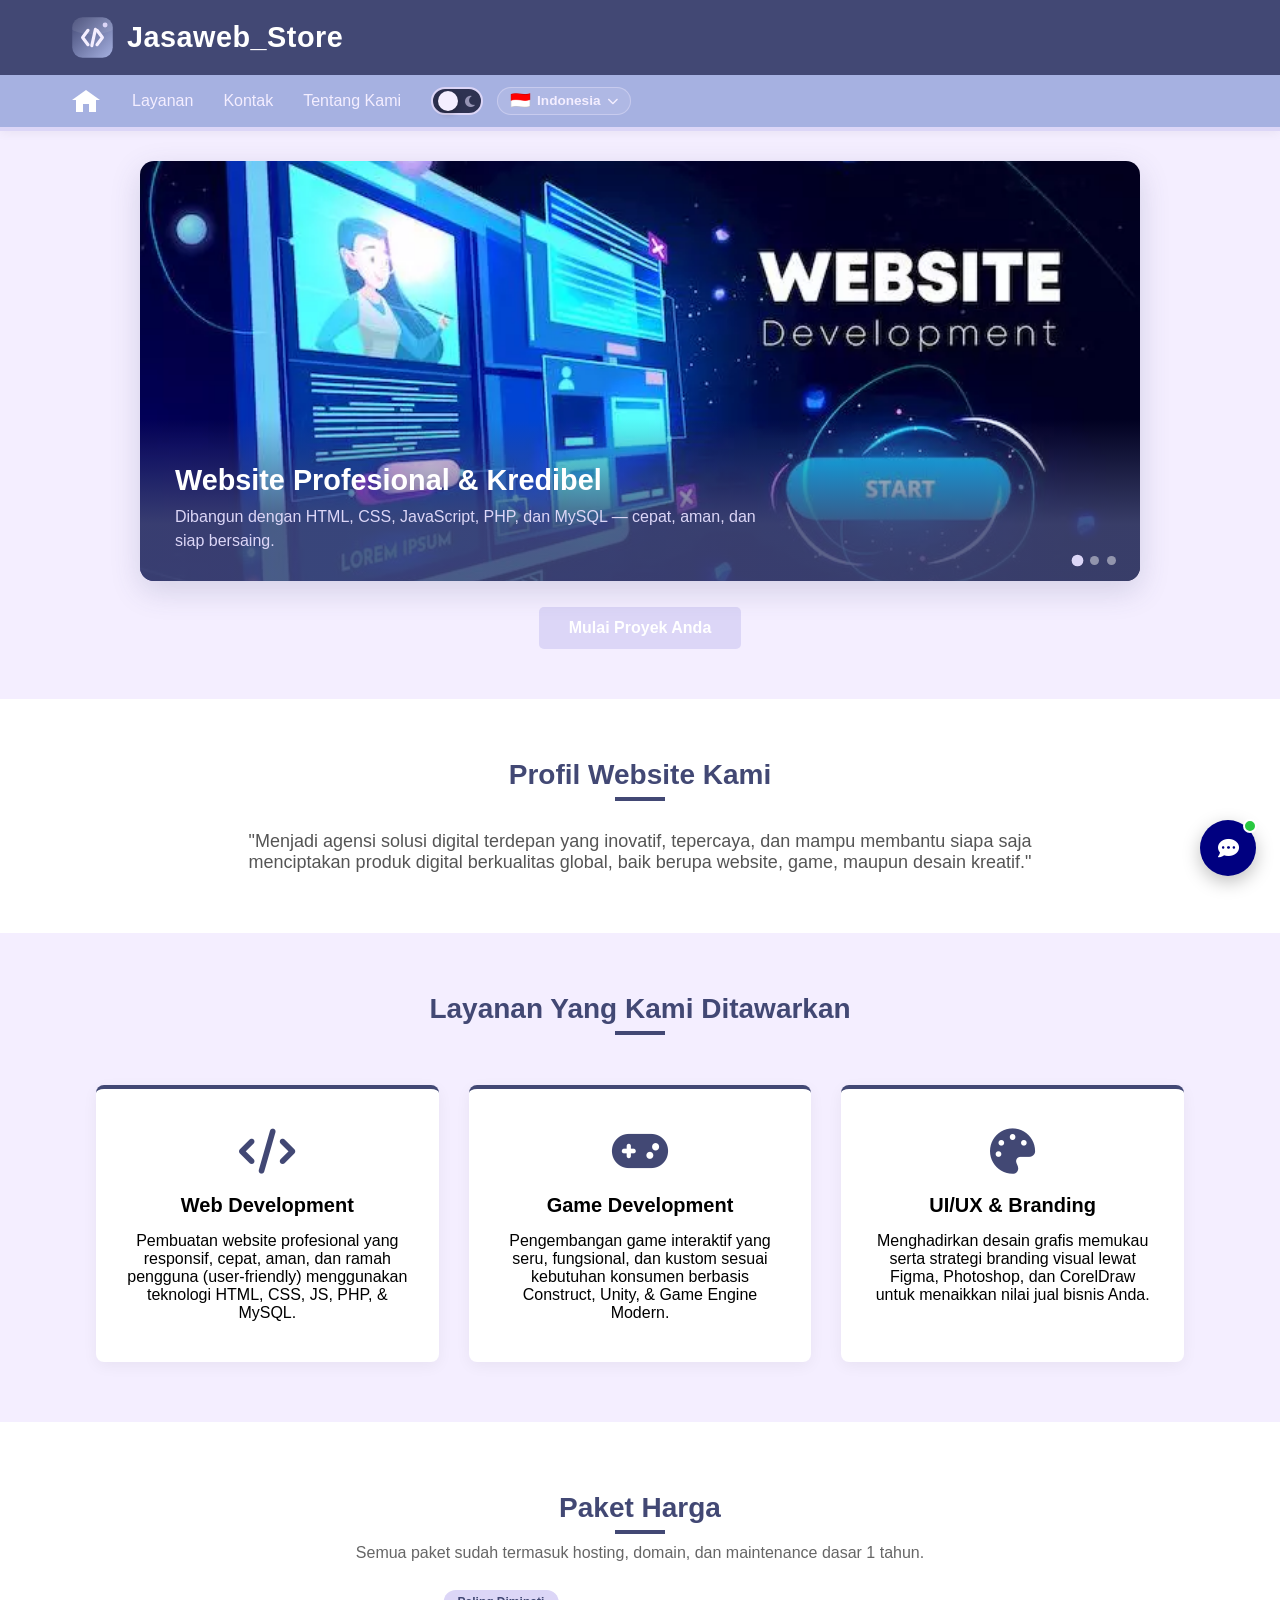
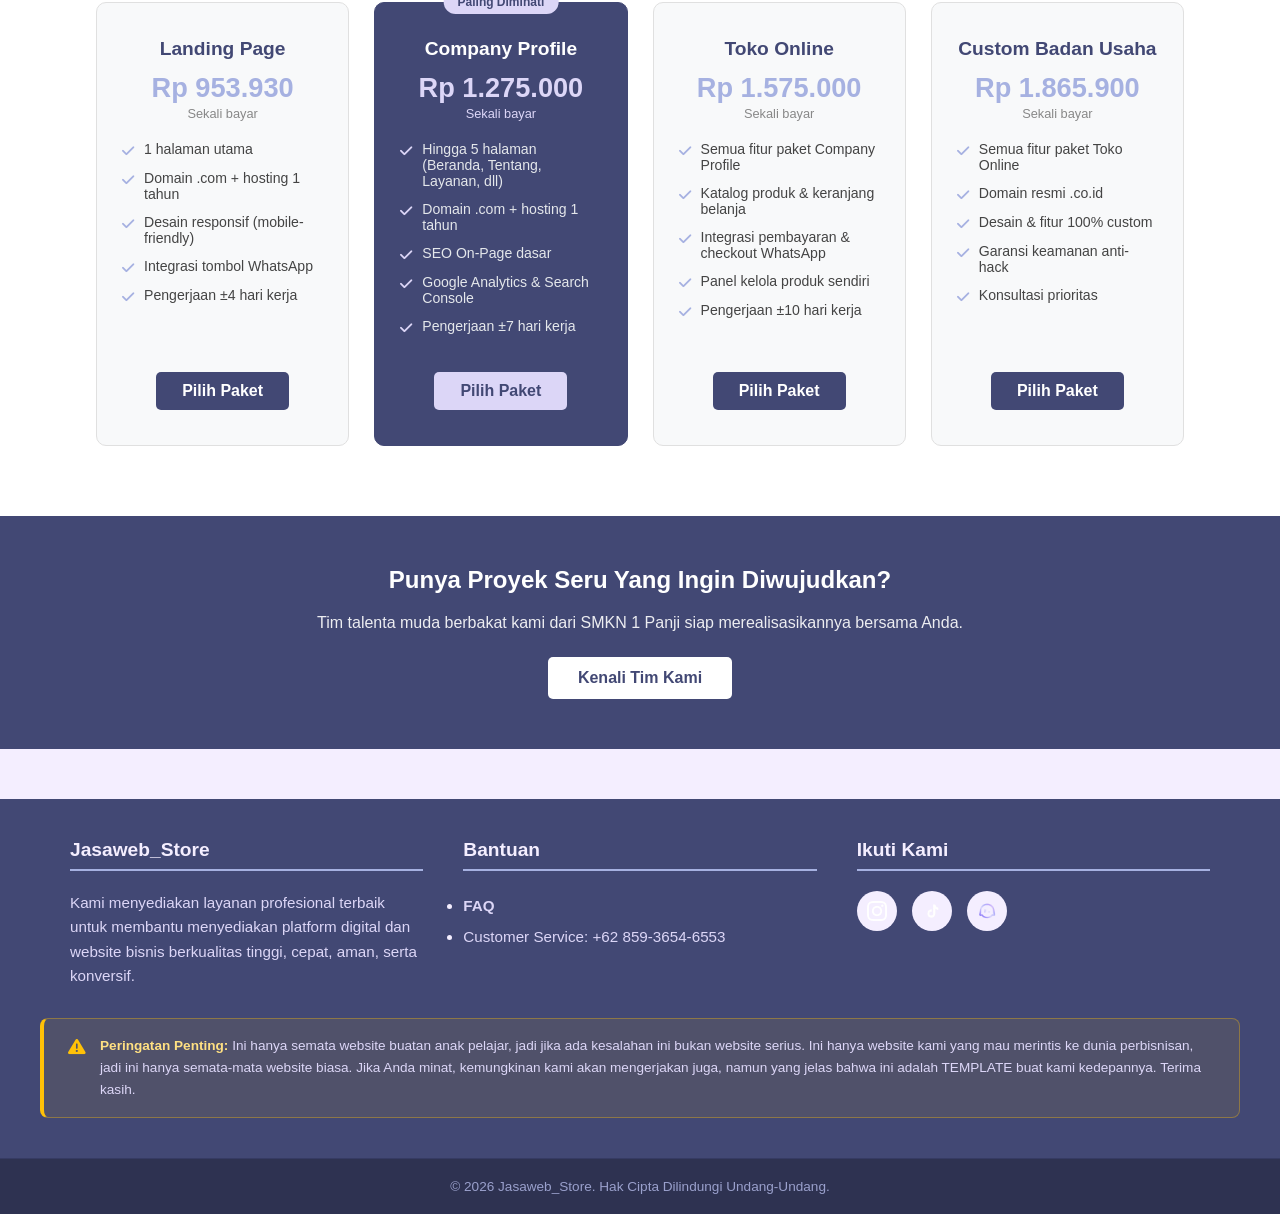
<file: index.html>
<!DOCTYPE html>
<html lang="id" data-i18n-page-title="index.title">
<head>
    <meta charset="UTF-8">
    <meta name="viewport" content="width=device-width, initial-scale=1.0">
    <title>Jasaweb_Store - Solusi Digital Terdepan</title>
    <!-- Menggunakan Font Awesome untuk Icon Teknologi -->
    <link rel="stylesheet" href="https://cdnjs.cloudflare.com/ajax/libs/font-awesome/6.4.0/css/all.min.css">
    <link rel="stylesheet" href="style.css">

    <script>
        (function () {
            var saved = localStorage.getItem('jw-theme');
            if (saved === 'dark') document.documentElement.setAttribute('data-theme', 'dark');
        })();
    </script>
</head>

<body>

    <!-- Loading Animation -->
    <div id="page-loader">
        <div class="loader-logo-wrap">
            <div class="loader-ring"></div>
            <div class="loader-logo-inner">JS</div>
        </div>
        <div class="loader-text">Memuat<span class="loader-dot">.</span><span class="loader-dot">.</span><span class="loader-dot">.</span></div>
    </div>
    <script>
        (function () {
            function hideLoader() {
                var loader = document.getElementById('page-loader');
                if (!loader) return;
                loader.classList.add('loader-hidden');
                setTimeout(function () { loader.remove(); }, 550);
            }
            window.addEventListener('load', function () {
                setTimeout(hideLoader, 350);
            });
            // Jaga-jaga kalau event 'load' telat/gagal, paksa hilang setelah 3.5 detik
            setTimeout(hideLoader, 3500);
        })();
    </script>
    <!-- Header & Navigasi -->
    <nav class="navbar">
        <!-- Baris Atas: Logo dan Nama Brand -->
        <div class="brand">
            <!-- Ganti src sesuai dengan folder/nama file logomu, contoh: img/logo.png -->
            <img src="img/logo_jasaweb.svg" alt="Logo" class="brand-img">
            <span class="brand-title">Jasaweb_Store</span>
        </div>

        <!-- Baris Bawah: Menu Navigasi yang Bisa Dipencet -->
        <div class="nav-menu">
            <div class="nav-menu-container">
                <!-- Tombol Beranda Berbentuk Rumah (Bisa Diklik) -->
                <a href="index.html" class="home-logo" title="Beranda">
                    <div class="house-roof"></div>
                    <div class="house-body"></div>
                </a>
                <button class="nav-toggle-btn" id="nav-toggle-btn" type="button" aria-label="Buka menu">
                    <i class="fa-solid fa-bars"></i>
                </button>
                <div class="nav-links-wrap" id="nav-links-wrap">
                
                <!-- Link Menu Navigasi -->
                <a href="layanan.html" class="nav-link" data-i18n="nav.layanan">Layanan</a>
                <a href="kontak.html" class="nav-link" data-i18n="nav.kontak">Kontak</a>
                <a href="tentang_kami.html" class="nav-link" data-i18n="nav.tentang">Tentang Kami</a>

                <!-- Dark Mode Toggle + Pilihan Bahasa -->
                <div class="nav-tools">
                    <button id="theme-toggle-btn" class="theme-toggle" type="button" aria-label="Ganti mode gelap/terang" title="Dark / Light Mode">
                        <span class="toggle-icon icon-sun"><i class="fa-solid fa-sun"></i></span>
                        <span class="toggle-icon icon-moon"><i class="fa-solid fa-moon"></i></span>
                        <span class="toggle-knob"></span>
                    </button>
                    <div class="lang-switcher" id="lang-switcher">
                        <button class="lang-current" id="lang-current-btn" type="button" aria-label="Pilih bahasa">
                            <span class="flag-emoji" id="lang-current-flag">🇮🇩</span>
                            <span class="lang-label" id="lang-current-label">Indonesia</span>
                            <span class="lang-caret"><i class="fa-solid fa-chevron-down"></i></span>
                        </button>
                        <div class="lang-menu">
                            <button class="lang-option" data-lang="id" type="button"><span class="flag-emoji">🇮🇩</span> Indonesia</button>
                            <button class="lang-option" data-lang="en" type="button"><span class="flag-emoji">🇬🇧</span> English</button>
                            <button class="lang-option" data-lang="ms" type="button"><span class="flag-emoji">🇲🇾</span> Malaysia</button>
                        </div>
                    </div>
                </div>
                </div>
            </div>
        </div>
    </nav>

    <!-- Hero Section: Slider Crossfade -->
    <section class="hs-section">
        <div class="hs-slider">
            <div class="hs-track">

                <div class="hs-slide active">
                    <img class="hs-illustration" src="img/website.png" alt="Ilustrasi Website Development" style="object-fit: cover;">
                    <div class="hs-caption">
                        <h1 data-i18n="index.slide1.title">Website Profesional & Kredibel</h1>
                        <p data-i18n="index.slide1.desc">Dibangun dengan HTML, CSS, JavaScript, PHP, dan MySQL — cepat, aman, dan siap bersaing.</p>
                    </div>
                </div>

                <div class="hs-slide">
                    <img class="hs-illustration" src="img/konsultan.png" alt="Ilustrasi website Development" style="object-fit: cover;">
                    <div class="hs-caption">
                        <h1 data-i18n="index.slide2.title">Konsultasi Gratis Bersama Tim Kami</h1>
                        <p data-i18n="index.slide2.desc">Diskusikan kebutuhan proyek Anda tanpa biaya, kami bantu carikan solusi paling pas.</p>
                    </div>
                </div>

                <div class="hs-slide">
                    <img class="hs-illustration" src="img/report.png" alt="Ilustrasi website Development" style="object-fit: cover;">
                    <div class="hs-caption">
                        <h1 data-i18n="index.slide3.title">Optimasi SEO & Tracking Pengunjung</h1>
                        <p data-i18n="index.slide3.desc">Website Anda lebih mudah ditemukan di Google, sekaligus terpantau lewat Google Analytics.</p>
                    </div>
                </div>

            </div>

            <div class="hs-dots">
                <span class="hs-dot active"></span>
                <span class="hs-dot"></span>
                <span class="hs-dot"></span>
            </div>
        </div>

        <a href="kontak.html" class="btn hs-cta" data-i18n="index.hero.cta">Mulai Proyek Anda</a>
    </section>

    <!-- Profil Singkat / Visi -->
    <section class="intro">
        <div class="container">
            <h2 class="section-title" data-i18n="index.profile.title">Profil Website Kami</h2>
            <p style="max-width: 800px; margin: 0 auto; font-size: 18px; color: #555;" data-i18n="index.profile.desc">
                "Menjadi agensi solusi digital terdepan yang inovatif, tepercaya, dan mampu membantu siapa saja menciptakan produk digital berkualitas global, baik berupa website, game, maupun desain kreatif."
            </p>
        </div>
    </section>

    <!-- Layanan Kami -->
    <section class="services">
        <div class="container">
            <center><h2 class="section-title" data-i18n="index.services.title">Layanan Yang Kami Ditawarkan</h2></center>
            <div class="services-grid">
                <!-- Jasa Web -->
                <div class="service-card">
                    <i class="fa-solid fa-code"></i>
                    <h3 data-i18n="index.services.web.title">Web Development</h3>
                    <p data-i18n="index.services.web.desc">Pembuatan website profesional yang responsif, cepat, aman, dan ramah pengguna (user-friendly) menggunakan teknologi HTML, CSS, JS, PHP, & MySQL.</p>
                </div>
                <!-- Jasa Game -->
                <div class="service-card">
                    <i class="fa-solid fa-gamepad"></i>
                    <h3 data-i18n="index.services.game.title">Game Development</h3>
                    <p data-i18n="index.services.game.desc">Pengembangan game interaktif yang seru, fungsional, dan kustom sesuai kebutuhan konsumen berbasis Construct, Unity, & Game Engine Modern.</p>
                </div>
                <!-- Jasa Desain -->
                <div class="service-card">
                    <i class="fa-solid fa-palette"></i>
                    <h3 data-i18n="index.services.design.title">UI/UX & Branding</h3>
                    <p data-i18n="index.services.design.desc">Menghadirkan desain grafis memukau serta strategi branding visual lewat Figma, Photoshop, dan CorelDraw untuk menaikkan nilai jual bisnis Anda.</p>
                </div>
            </div>
        </div>
    </section>

    <!-- Paket Harga -->
    <section class="harga">
        <div class="container">
            <center><h2 class="section-title" data-i18n="index.harga.title">Paket Harga</h2></center>
            <p class="harga-subtitle" data-i18n="index.harga.subtitle">Semua paket sudah termasuk hosting, domain, dan maintenance dasar 1 tahun.</p>

            <div class="harga-grid">

                <div class="harga-card">
                    <h3 data-i18n="index.harga.landing.title">Landing Page</h3>
                    <p class="harga-angka">Rp 953.930</p>
                    <p class="harga-ket" data-i18n="index.harga.sekali">Sekali bayar</p>
                    <ul class="harga-fitur">
                        <li><i class="fa-solid fa-check"></i> <span data-i18n="index.harga.landing.f1">1 halaman utama</span></li>
                        <li><i class="fa-solid fa-check"></i> <span data-i18n="index.harga.landing.f2">Domain .com + hosting 1 tahun</span></li>
                        <li><i class="fa-solid fa-check"></i> <span data-i18n="index.harga.landing.f3">Desain responsif (mobile-friendly)</span></li>
                        <li><i class="fa-solid fa-check"></i> <span data-i18n="index.harga.landing.f4">Integrasi tombol WhatsApp</span></li>
                        <li><i class="fa-solid fa-check"></i> <span data-i18n="index.harga.landing.f5">Pengerjaan ±4 hari kerja</span></li>
                    </ul>
                    <a href="kontak.html" class="btn harga-btn" data-i18n="index.harga.btn">Pilih Paket</a>
                </div>

                <div class="harga-card harga-populer">
                    <span class="harga-badge" data-i18n="index.harga.badge">Paling Diminati</span>
                    <h3 data-i18n="index.harga.company.title">Company Profile</h3>
                    <p class="harga-angka">Rp 1.275.000</p>
                    <p class="harga-ket" data-i18n="index.harga.sekali">Sekali bayar</p>
                    <ul class="harga-fitur">
                        <li><i class="fa-solid fa-check"></i> <span data-i18n="index.harga.company.f1">Hingga 5 halaman (Beranda, Tentang, Layanan, dll)</span></li>
                        <li><i class="fa-solid fa-check"></i> <span data-i18n="index.harga.company.f2">Domain .com + hosting 1 tahun</span></li>
                        <li><i class="fa-solid fa-check"></i> <span data-i18n="index.harga.company.f3">SEO On-Page dasar</span></li>
                        <li><i class="fa-solid fa-check"></i> <span data-i18n="index.harga.company.f4">Google Analytics & Search Console</span></li>
                        <li><i class="fa-solid fa-check"></i> <span data-i18n="index.harga.company.f5">Pengerjaan ±7 hari kerja</span></li>
                    </ul>
                    <a href="kontak.html" class="btn harga-btn" data-i18n="index.harga.btn">Pilih Paket</a>
                </div>

                <div class="harga-card">
                    <h3 data-i18n="index.harga.toko.title">Toko Online</h3>
                    <p class="harga-angka">Rp 1.575.000</p>
                    <p class="harga-ket" data-i18n="index.harga.sekali">Sekali bayar</p>
                    <ul class="harga-fitur">
                        <li><i class="fa-solid fa-check"></i> <span data-i18n="index.harga.toko.f1">Semua fitur paket Company Profile</span></li>
                        <li><i class="fa-solid fa-check"></i> <span data-i18n="index.harga.toko.f2">Katalog produk & keranjang belanja</span></li>
                        <li><i class="fa-solid fa-check"></i> <span data-i18n="index.harga.toko.f3">Integrasi pembayaran & checkout WhatsApp</span></li>
                        <li><i class="fa-solid fa-check"></i> <span data-i18n="index.harga.toko.f4">Panel kelola produk sendiri</span></li>
                        <li><i class="fa-solid fa-check"></i> <span data-i18n="index.harga.toko.f5">Pengerjaan ±10 hari kerja</span></li>
                    </ul>
                    <a href="kontak.html" class="btn harga-btn" data-i18n="index.harga.btn">Pilih Paket</a>
                </div>

                <div class="harga-card">
                    <h3 data-i18n="index.harga.custom.title">Custom Badan Usaha</h3>
                    <p class="harga-angka">Rp 1.865.900</p>
                    <p class="harga-ket" data-i18n="index.harga.sekali">Sekali bayar</p>
                    <ul class="harga-fitur">
                        <li><i class="fa-solid fa-check"></i> <span data-i18n="index.harga.custom.f1">Semua fitur paket Toko Online</span></li>
                        <li><i class="fa-solid fa-check"></i> <span data-i18n="index.harga.custom.f2">Domain resmi .co.id</span></li>
                        <li><i class="fa-solid fa-check"></i> <span data-i18n="index.harga.custom.f3">Desain & fitur 100% custom</span></li>
                        <li><i class="fa-solid fa-check"></i> <span data-i18n="index.harga.custom.f4">Garansi keamanan anti-hack</span></li>
                        <li><i class="fa-solid fa-check"></i> <span data-i18n="index.harga.custom.f5">Konsultasi prioritas</span></li>
                    </ul>
                    <a href="kontak.html" class="btn harga-btn" data-i18n="index.harga.btn">Pilih Paket</a>
                </div>

            </div>
        </div>
    </section>

    <!-- CTA Section -->
    <section class="cta">
        <div class="container">
            <h2 data-i18n="index.cta.title">Punya Proyek Seru Yang Ingin Diwujudkan?</h2>
            <p style="margin-bottom: 25px; opacity: 0.9;" data-i18n="index.cta.desc">Tim talenta muda berbakat kami dari SMKN 1 Panji siap merealisasikannya bersama Anda.</p>
            <a href="tentang_kami.html" class="btn" data-i18n="index.cta.btn">Kenali Tim Kami</a>
        </div>
    </section>

    <!-- Footer -->
    <footer id="kontak">
            <div class="footer-container">
                <div class="footer-box">
                    <h3 data-i18n="common.footer.brand">Jasaweb_Store</h3>
                    <p class="footer-desc" data-i18n="common.footer.desc">
                        Kami menyediakan layanan profesional terbaik untuk membantu menyediakan platform digital dan website bisnis berkualitas tinggi, cepat, aman, serta konversif.
                    </p>
                </div>

                <div class="footer-box">
                    <h3 data-i18n="common.footer.bantuan">Bantuan</h3>
                    <ul class="footer-links">
                        <li><a href="faq.html"><b data-i18n="common.footer.faq">FAQ</b></a></li>
                        <li><a href="https://wa.me/6285936546553" data-i18n="common.footer.cs">Customer Service: +62 859-3654-6553</a></li>
                    </ul>
                </div>

                <div class="footer-box">
                    <h3 data-i18n="common.footer.ikuti">Ikuti Kami</h3>
                    <div class="footer-socials">
                        <a href="https://www.instagram.com/arista.maulana311/" target="_blank" rel="noopener" class="social-icon instagram"><img src="img/instagram.png" width="20" alt="Instagram"></a>
                        <a href="https://www.tiktok.com/@arista.032" target="_blank" rel="noopener" class="social-icon tiktok"><img src="img/tiktok.png" width="20" alt="TikTok"></a>
                        <a href="https://polybuzz.ai/su/XV21kIvupog" target="_blank" rel="noopener" class="social-icon pollybuzz"><img src="img/pollybuzz.png" width="20" alt="PollyBuzz"></a>
                    </div>
                </div>
            </div>

            <div class="disclaimer-box">
                <i class="fa-solid fa-triangle-exclamation"></i>
                <p><strong data-i18n="common.disclaimer">Peringatan Penting:</strong> <span data-i18n="common.disclaimer.text">Ini hanya semata website buatan anak pelajar, jadi jika ada kesalahan ini bukan website serius. Ini hanya website kami yang mau merintis ke dunia perbisnisan, jadi ini hanya semata-mata website biasa. Jika Anda minat, kemungkinan kami akan mengerjakan juga, namun yang jelas bahwa ini adalah TEMPLATE buat kami kedepannya. Terima kasih.</span></p>
            </div>
 
            <div class="footer-bottom">
                <p data-i18n="common.copyright">&copy; 2026 Jasaweb_Store. Hak Cipta Dilindungi Undang-Undang.</p>
            </div>
    </footer>
    <!-- Live Chat Widget -->
    <div class="chat-widget" id="chat-widget">
        <div class="chat-panel" id="chat-panel">
            <div class="chat-panel-header">
                <div class="chat-avatar"><i class="fa-solid fa-headset"></i></div>
                <div>
                    <p class="chat-panel-title" data-i18n="chat.title">Chat dengan Kami</p>
                    <p class="chat-panel-status" data-i18n="chat.status">🟢 Online sekarang</p>
                </div>
                <button class="chat-panel-close" id="chat-panel-close" aria-label="Tutup"><i class="fa-solid fa-xmark"></i></button>
            </div>
            <div class="chat-panel-body">
                <div class="chat-msg" data-i18n="chat.greeting">Halo! 👋 Ada yang bisa kami bantu seputar layanan atau harga?</div>
            </div>
            <a href="https://wa.me/6285936546553" target="_blank" rel="noopener" class="chat-panel-cta">
                <i class="fa-brands fa-whatsapp"></i>
                <span data-i18n="chat.cta">Mulai Chat di WhatsApp</span>
            </a>
        </div>

        <button class="chat-bubble-btn" id="chat-bubble-btn" data-i18n-title="chat.bubble.tooltip" title="Butuh bantuan?">
            <i class="fa-solid fa-comment-dots chat-icon-open"></i>
            <i class="fa-solid fa-xmark chat-icon-close"></i>
            <span class="chat-ping"></span>
        </button>
    </div>

    <script>
/* =========================================================
   Jasaweb_Store — Live Chat Widget (sederhana)
   Bubble mengambang -> klik -> panel popup -> tombol lanjut ke WhatsApp
   ========================================================= */

document.addEventListener('DOMContentLoaded', function () {
    const widget = document.getElementById('chat-widget');
    const bubbleBtn = document.getElementById('chat-bubble-btn');
    const closeBtn = document.getElementById('chat-panel-close');

    if (!widget || !bubbleBtn) return;

    function openWidget() {
        widget.classList.add('open');
    }

    function closeWidget() {
        widget.classList.remove('open');
    }

    bubbleBtn.addEventListener('click', function (e) {
        e.stopPropagation();
        widget.classList.contains('open') ? closeWidget() : openWidget();
    });

    if (closeBtn) {
        closeBtn.addEventListener('click', function (e) {
            e.stopPropagation();
            closeWidget();
        });
    }

    // Klik di luar widget otomatis nutup panel
    document.addEventListener('click', function (e) {
        if (!widget.contains(e.target)) closeWidget();
    });

    // Cegah klik di dalam panel ikut nutup panel
    const panel = document.getElementById('chat-panel');
    if (panel) {
        panel.addEventListener('click', function (e) {
            e.stopPropagation();
        });
    }

    // Kasih perhatian dikit ke pengunjung baru: bubble "mikir" pelan 4 detik setelah halaman kebuka
    setTimeout(function () {
        if (!widget.classList.contains('open')) {
            bubbleBtn.classList.add('chat-attention');
            setTimeout(function () {
                bubbleBtn.classList.remove('chat-attention');
            }, 1600);
        }
    }, 4000);
});

</script>
    <script>
/* =========================================================
   Jasaweb_Store — Hamburger Menu (mobile)
   ========================================================= */

document.addEventListener('DOMContentLoaded', function () {
    const toggleBtn = document.getElementById('nav-toggle-btn');
    const linksWrap = document.getElementById('nav-links-wrap');

    if (!toggleBtn || !linksWrap) return;

    toggleBtn.addEventListener('click', function (e) {
        e.stopPropagation();
        linksWrap.classList.toggle('open');
    });

    // Otomatis nutup menu kalau salah satu link navigasi diklik
    linksWrap.querySelectorAll('.nav-link').forEach(function (link) {
        link.addEventListener('click', function () {
            linksWrap.classList.remove('open');
        });
    });

    // Klik di luar navbar otomatis nutup menu
    document.addEventListener('click', function (e) {
        if (!linksWrap.contains(e.target) && e.target !== toggleBtn && !toggleBtn.contains(e.target)) {
            linksWrap.classList.remove('open');
        }
    });
});

</script>
    <script>
/* =========================================================
   Jasaweb_Store — Scroll Reveal (fade-in saat discroll)
   Aman dipakai tanpa JS: default elemen tetap kelihatan normal,
   animasi cuma nyala kalau browser dukung IntersectionObserver.
   ========================================================= */

document.addEventListener('DOMContentLoaded', function () {
    if (!('IntersectionObserver' in window)) return;

    const selector = [
        '.service-card',
        '.harga-card',
        '.layanan-item',
        '.alur-step',
        '.kartu-tech',
        '.kartu-developer',
        '.accordion-item',
        '.info-item',
        '.testimoni-card'
    ].join(', ');

    const targets = document.querySelectorAll(selector);
    if (targets.length === 0) return;

    targets.forEach(function (el, i) {
        el.classList.add('reveal-init');
        // Jeda kecil biar kartu sebaris gak muncul barengan kaku
        el.style.transitionDelay = (i % 4) * 0.08 + 's';
    });

    const observer = new IntersectionObserver(function (entries) {
        entries.forEach(function (entry) {
            if (entry.isIntersecting) {
                entry.target.classList.add('reveal-in');
                observer.unobserve(entry.target);
            }
        });
    }, { threshold: 0.15, rootMargin: '0px 0px -40px 0px' });

    targets.forEach(function (el) {
        observer.observe(el);
    });
});

</script>


    <script>

(function initThemeToggle() {
  var toggleBtn = document.getElementById('theme-toggle-btn');
  if (!toggleBtn) return;
  toggleBtn.addEventListener('click', function () {
    var current = document.documentElement.getAttribute('data-theme') || 'light';
    var next = current === 'dark' ? 'light' : 'dark';
    document.documentElement.setAttribute('data-theme', next);
    localStorage.setItem('jw-theme', next);
  });
})();
/* =========================================================
   Jasaweb_Store — Fitur Multi Bahasa (Indonesia / English / Malaysia)
   File ini berdiri sendiri, khusus untuk urusan terjemahan.
   ========================================================= */

/* ---------- 1. KAMUS TERJEMAHAN ---------- */
const translations = {
  id: {
    "nav.beranda": "Beranda",
    "nav.layanan": "Layanan",
    "nav.kontak": "Kontak",
    "nav.tentang": "Tentang Kami",

    "common.footer.brand": "Jasaweb_Store",
    "common.footer.desc": "Kami menyediakan layanan profesional terbaik untuk membantu menyediakan platform digital dan website bisnis berkualitas tinggi, cepat, aman, serta konversif.",
    "common.footer.bantuan": "Bantuan",
    "common.footer.faq": "FAQ",
    "common.footer.cs": "Customer Service: +62 859-3654-6553",
    "common.footer.ikuti": "Ikuti Kami",
    "common.disclaimer": "Peringatan Penting:",
    "common.disclaimer.text": "Ini hanya semata website buatan anak pelajar, jadi jika ada kesalahan ini bukan website serius. Ini hanya website kami yang mau merintis ke dunia perbisnisan, jadi ini hanya semata-mata website biasa. Jika Anda minat, kemungkinan kami akan mengerjakan juga, namun yang jelas bahwa ini adalah TEMPLATE buat kami kedepannya. Terima kasih.",
    "common.copyright": "© 2026 Jasaweb_Store. Hak Cipta Dilindungi Undang-Undang.",
    "chat.bubble.tooltip": "Butuh bantuan?",
    "chat.title": "Chat dengan Kami",
    "chat.status": "🟢 Online sekarang",
    "chat.greeting": "Halo! 👋 Ada yang bisa kami bantu seputar layanan atau harga?",
    "chat.cta": "Mulai Chat di WhatsApp",

    "index.title": "Jasaweb_Store - Solusi Digital Terdepan",
    "index.slide1.title": "Website Profesional & Kredibel",
    "index.slide1.desc": "Dibangun dengan HTML, CSS, JavaScript, PHP, dan MySQL — cepat, aman, dan siap bersaing.",
    "index.slide2.title": "Konsultasi Gratis Bersama Tim Kami",
    "index.slide2.desc": "Diskusikan kebutuhan proyek Anda tanpa biaya, kami bantu carikan solusi paling pas.",
    "index.slide3.title": "Optimasi SEO & Tracking Pengunjung",
    "index.slide3.desc": "Website Anda lebih mudah ditemukan di Google, sekaligus terpantau lewat Google Analytics.",
    "index.hero.cta": "Mulai Proyek Anda",

    "index.profile.title": "Profil Website Kami",
    "index.profile.desc": "\"Menjadi agensi solusi digital terdepan yang inovatif, tepercaya, dan mampu membantu siapa saja menciptakan produk digital berkualitas global, baik berupa website, game, maupun desain kreatif.\"",

    "index.services.title": "Layanan Yang Kami Ditawarkan",
    "index.services.web.title": "Web Development",
    "index.services.web.desc": "Pembuatan website profesional yang responsif, cepat, aman, dan ramah pengguna (user-friendly) menggunakan teknologi HTML, CSS, JS, PHP, & MySQL.",
    "index.services.game.title": "Game Development",
    "index.services.game.desc": "Pengembangan game interaktif yang seru, fungsional, dan kustom sesuai kebutuhan konsumen berbasis Construct, Unity, & Game Engine Modern.",
    "index.services.design.title": "UI/UX & Branding",
    "index.services.design.desc": "Menghadirkan desain grafis memukau serta strategi branding visual lewat Figma, Photoshop, dan CorelDraw untuk menaikkan nilai jual bisnis Anda.",

    "index.harga.title": "Paket Harga",
    "index.harga.subtitle": "Semua paket sudah termasuk hosting, domain, dan maintenance dasar 1 tahun.",
    "index.harga.sekali": "Sekali bayar",
    "index.harga.btn": "Pilih Paket",
    "index.harga.badge": "Paling Diminati",

    "index.harga.landing.title": "Landing Page",
    "index.harga.landing.f1": "1 halaman utama",
    "index.harga.landing.f2": "Domain .com + hosting 1 tahun",
    "index.harga.landing.f3": "Desain responsif (mobile-friendly)",
    "index.harga.landing.f4": "Integrasi tombol WhatsApp",
    "index.harga.landing.f5": "Pengerjaan ±4 hari kerja",

    "index.harga.company.title": "Company Profile",
    "index.harga.company.f1": "Hingga 5 halaman (Beranda, Tentang, Layanan, dll)",
    "index.harga.company.f2": "Domain .com + hosting 1 tahun",
    "index.harga.company.f3": "SEO On-Page dasar",
    "index.harga.company.f4": "Google Analytics & Search Console",
    "index.harga.company.f5": "Pengerjaan ±7 hari kerja",

    "index.harga.toko.title": "Toko Online",
    "index.harga.toko.f1": "Semua fitur paket Company Profile",
    "index.harga.toko.f2": "Katalog produk & keranjang belanja",
    "index.harga.toko.f3": "Integrasi pembayaran & checkout WhatsApp",
    "index.harga.toko.f4": "Panel kelola produk sendiri",
    "index.harga.toko.f5": "Pengerjaan ±10 hari kerja",

    "index.harga.custom.title": "Custom Badan Usaha",
    "index.harga.custom.f1": "Semua fitur paket Toko Online",
    "index.harga.custom.f2": "Domain resmi .co.id",
    "index.harga.custom.f3": "Desain & fitur 100% custom",
    "index.harga.custom.f4": "Garansi keamanan anti-hack",
    "index.harga.custom.f5": "Konsultasi prioritas",

    "index.cta.title": "Punya Proyek Seru Yang Ingin Diwujudkan?",
    "index.cta.desc": "Tim talenta muda berbakat kami dari SMKN 1 Panji siap merealisasikannya bersama Anda.",
    "index.cta.btn": "Kenali Tim Kami",

    "kontak.title": "Kontak Kami - Jasaweb_Store",
    "kontak.hero.title": "Hubungi Kami",
    "kontak.hero.desc": "Ada pertanyaan atau mau mulai proyek? Kirim pesan atau datang langsung ke kantor kami.",
    "kontak.info.title": "Informasi Kontak",
    "kontak.alamat.title": "Alamat Kantor",
    "kontak.telp.title": "Telepon Kantor",
    "kontak.email.title": "Email",
    "kontak.wa.title": "WhatsApp Customer Service",
    "kontak.form.title": "Kirim Pesan",
    "kontak.form.desc": "Isi form di bawah ini, nanti pesan kamu langsung kebuka lewat aplikasi email Kami.",
    "kontak.form.nama": "Nama Lengkap",
    "kontak.form.nama.ph": "Nama kamu",
    "kontak.form.email.ph": "nama@email.com",
    "kontak.form.subjek": "Subjek",
    "kontak.form.subjek.ph": "Contoh: Tanya paket website",
    "kontak.form.pesan": "Pesan",
    "kontak.form.pesan.ph": "Tulis pesan kamu di sini...",
    "kontak.form.btn": "Kirim Pesan",
    "kontak.form.sending": "Mengirim...",
    "kontak.form.success": "✅ Pesan berhasil terkirim! Kami akan segera menghubungi Anda.",
    "kontak.form.fail": "❌ Gagal mengirim pesan. Silakan coba lagi atau hubungi kami via WhatsApp.",

    "layanan.title": "Layanan Kami - Jasaweb_Store",
    "layanan.hero.title": "Layanan Kami",
    "layanan.hero.desc": "Tiga bidang keahlian, satu tujuan: mengubah ide Anda menjadi produk digital yang siap pakai.",

    "layanan.web.eyebrow": "Web Development",
    "layanan.web.title": "Pembuatan Website Profesional",
    "layanan.web.desc": "Website yang responsif, cepat diakses, dan aman untuk berbagai kebutuhan bisnis maupun personal, dibangun dengan HTML, CSS, JavaScript, PHP, dan MySQL.",
    "layanan.web.l1": "Company profile & landing page",
    "layanan.web.l2": "Toko online (E-Commerce)",
    "layanan.web.l3": "Sistem manajemen konten (CMS)",
    "layanan.web.l4": "Optimasi kecepatan & SEO dasar",

    "layanan.game.eyebrow": "Game Development",
    "layanan.game.title": "Pengembangan Game Interaktif",
    "layanan.game.desc": "Game kasual hingga edukatif yang dirancang seru dan fungsional, dikembangkan menggunakan Construct dan Unity sesuai kebutuhan konsumen.",
    "layanan.game.l1": "Game 2D kasual & edukasi",
    "layanan.game.l2": "Prototipe & mekanisme gameplay",
    "layanan.game.l3": "Desain karakter & aset visual",
    "layanan.game.l4": "Rilis ke Play Store / Web",

    "layanan.design.eyebrow": "UI/UX & Branding",
    "layanan.design.title": "Desain Grafis dan Branding",
    "layanan.design.desc": "Identitas visual yang memukau dan konsisten untuk menaikkan nilai jual bisnis Anda, dikerjakan lewat Figma, Adobe Photoshop, dan CorelDraw.",
    "layanan.design.l1": "Logo & identitas merek",
    "layanan.design.l2": "Desain antarmuka (UI) aplikasi/website",
    "layanan.design.l3": "Materi promosi (poster, feed sosial media)",
    "layanan.design.l4": "Panduan penggunaan merek (brand guideline)",

    "layanan.alur.title": "Bagaimana Kami Bekerja",
    "layanan.alur1.title": "Konsultasi",
    "layanan.alur1.desc": "Diskusi kebutuhan, target, dan anggaran proyek Anda.",
    "layanan.alur2.title": "Desain & Rencana",
    "layanan.alur2.desc": "Menyusun konsep visual dan rencana teknis pengerjaan.",
    "layanan.alur3.title": "Pengembangan",
    "layanan.alur3.desc": "Proses pembuatan produk sesuai rencana yang disepakati.",
    "layanan.alur4.title": "Revisi & Rilis",
    "layanan.alur4.desc": "Penyesuaian akhir lalu produk siap digunakan.",

    "layanan.cta.title": "Siap Wujudkan Proyek Anda?",
    "layanan.cta.desc": "Hubungi tim kami dan ceritakan kebutuhan digital Anda.",
    "layanan.cta.btn": "Hubungi Kami",

    "faq.title": "Pertanyaan yang Sering Ditanya - Jasaweb_Store",
    "faq.heading": "Pertanyaan yang sering ditanya",
    "faq.subtitle": "Seputar jasa pembuatan website company profile di Jasaweb_Store.",
    "faq.q1": "Berapa biaya jasa pembuatan website company profile?",
    "faq.a1": "Biaya pembuatan website bervariasi mulai dari Rp 953.930 untuk paket Landing Page hingga Rp 1.865.900 untuk paket custom badan usaha (co.id). Biaya ini sudah all-in termasuk hosting, domain, dan maintenance dasar selama satu tahun penuh.",
    "faq.q2": "Berapa lama website perusahaan saya selesai?",
    "faq.a2": "Durasi pengerjaan sangat bergantung pada paket yang dipilih. Untuk paket Landing Page standar membutuhkan waktu sekitar 4 hari kerja, sedangkan untuk paket Company Profile lengkap berkisar antara 7 hari kerja setelah seluruh data konten kami terima.",
    "faq.q3": "Pilih domain apa — .com atau .co.id? Apa bedanya?",
    "faq.a3": "Domain <b>.com</b> bersifat komersial umum global dan dapat didaftarkan oleh siapa saja tanpa persyaratan khusus. Sementara domain <b>.co.id</b> dikhususkan untuk badan usaha resmi di Indonesia (CV/PT) dan memerlukan dokumen legalitas resmi seperti SIUP/NIB. Menggunakan .co.id memberikan tingkat kepercayaan tinggi di mata korporat.",
    "faq.q4": "Apakah ada tracking biar tahu jumlah pengunjung & leads?",
    "faq.a4": "Ya, tentu saja. Setiap website yang kami buat sudah kami integrasikan dengan Google Analytics 4 (GA4) dan Google Tag Manager (GTM). Anda bisa memantau data jumlah pengunjung harian hingga tombol aksi mana saja (seperti tombol WhatsApp) yang paling sering diklik oleh prospek.",
    "faq.q5": "Apakah website-nya bisa muncul di Google (SEO)?",
    "faq.a5": "Kami menerapkan optimasi struktur SEO On-Page standar di setiap rancangan web, termasuk pengaturan meta tags, optimasi kecepatan gambar, dan pendaftaran sitemap ke Google Search Console agar website Anda lebih mudah merangkak naik dan terindeks di mesin pencari.",
    "faq.q6": "Apakah bisa tambah halaman / custom desain?",
    "faq.a6": "Bisa sekali. Sistem website kami dibangun menggunakan struktur modular yang fleksibel. Jika di kemudian hari bisnis Anda berkembang dan membutuhkan tambahan halaman layanan, integrasi blog, maupun rombakan desain layout, tim kami siap membantu melakukan pengembangan lanjutan.",
    "faq.q7": "Saya belum punya konten/foto, apakah dibantu?",
    "faq.a7": "Jangan khawatir. Jika Anda belum memiliki materi tertulis, tim copywriting kami akan membantu merancang teks penawaran yang menarik berdasarkan profil bisnis Anda. Untuk kebutuhan foto, kami juga menyediakan aset gambar ilustrasi premium bebas hak cipta yang relevan dengan bidang industri Anda.",
    "faq.q8": "Bagaimana cara kerja garansi anti-hack-nya?",
    "faq.a8": "Kami menerapkan sistem keamanan berlapis meliputi pemasangan SSL bersertifikasi, pembatasan hak akses login, serta backup data berkala secara otomatis. Jika terjadi kendala sistem atau serangan siber dalam masa aktif maintenance, tim teknis kami akan memulihkan dan membersihkan website Anda tanpa biaya tambahan.",

    "tentang.title": "Arista Maulana Lutfi",
    "tentang.hero.title": "Tentang Kami",
    "tentang.hero.desc": "Kenali lebih dekat siapa kami, visi kami, dan perjalanan Jasaweb_Store dari awal dirintis.",
    "tentang.judul": "INFORMASI TENTANG SITUS SAYA",
    "tentang.subintro": "Selamat datang di Jasaweb_Store. Kami siap membantu mentransformasikan ide-ide kreatif Anda menjadi produk nyata bernilai tinggi melalui keahlian kami di bidang teknologi, game, dan desain visual.",

    "tentang.profil.title": "Profil Website Kami",
    "tentang.profil.desc": "Kami menyediakan semua layanan digital yang berbasis teknologi. dimulai dari pembuatan Website dari ide konsumen, Permintaan pembuatan game dengan simple, Desain Grafis yang sangat memukau untuk dilihat dan penyediaan Branding.",

    "tentang.visimisi.title": "Visi & Misi",
    "tentang.visi.title": "Visi",
    "tentang.visi.desc": "\"Menjadi agensi solusi digital terdepan yang inovatif, tepercaya, dan mampu membantu siapa saja menciptakan produk digital berkualitas global, baik berupa website, game, maupun desain kreatif.\"",
    "tentang.misi.title": "Misi",
    "tentang.misi.l1": "Menyediakan layanan pembuatan website yang responsif, cepat, aman, dan ramah pengguna (user-friendly).",
    "tentang.misi.l2": "Mengembangkan game interaktif yang seru dan fungsional sesuai dengan kebutuhan konsumen.",
    "tentang.misi.l3": "Menghadirkan desain grafis serta strategi branding visual yang memukau untuk menaikkan nilai jual bisnis klien.",

    "tentang.latar.title": "Latar Belakang",
    "tentang.latar.p1": "Platform ini awalnya dirintis bersama sebagai sebuah langkah kreatif untuk memanfaatkan waktu luang kami dengan kegiatan yang jauh lebih produktif dan bermanfaat. Berawal dari diskusi ringan di sela-sela kesibukan, kami melihat adanya peluang besar untuk menyalurkan minat dan keahlian bersama di bidang teknologi ke dalam sebuah proyek nyata yang terstruktur.",
    "tentang.latar.p2": "Dari yang semula hanya sekadar mengisi waktu kosong, ide tersebut perlahan bertransformasi menjadi sebuah komitmen serius dan fokus jangka panjang. Kini, kami mendedikasikan platform agensi digital ini untuk menghadirkan berbagai solusi pengembangan web yang kokoh, integrasi sistem yang optimal, serta desain visual kreatif yang mampu membantu digitalisasi dan meningkatkan nilai jual dari setiap proyek maupun bisnis klien kami.",

    "tentang.layananditawarkan.title": "Layanan Yang Ditawarkan",
    "tentang.layanan.l1.title": "E-Katalog Lengkap:",
    "tentang.layanan.l1.desc": "Showcase portofolio digital yang memajang template website siap pakai, demo game interaktif, dan aset desain grafis terbaik karya tim kami untuk memudahkan Anda memilih kebutuhan bisnis.",
    "tentang.layanan.l2.title": "Keanggotaan Digital:",
    "tentang.layanan.l2.desc": "Sistem pendaftaran akun klien yang memberikan kemudahan untuk memantau progres pengerjaan proyek, mengakses revisi, serta mendapatkan promo khusus layanan digital kami.",
    "tentang.layanan.l3.title": "Manajemen Jasa:",
    "tentang.layanan.l3.m1": "1) Jasa Pembuatan Web Profesional",
    "tentang.layanan.l3.m2": "2) Jasa Pembuatan Game",
    "tentang.layanan.l3.m3": "3) Jasa Desain Grafis Dan Branding",

    "tentang.tech.title": "Teknologi Yang Kami Gunakan",
    "tentang.tech.desc": "Kami memanfaatkan ekosistem perangkat lunak dan bahasa pemrograman modern untuk memastikan kualitas produk terbaik:",
    "tentang.tech1.title": "Web Development",
    "tentang.tech1.desc": "HTML, CSS, JavaScript, PHP, & MySQL",
    "tentang.tech2.title": "Game Development",
    "tentang.tech2.desc": "Construct, Unity, & Game Engine Modern",
    "tentang.tech3.title": "UI/UX & Branding",
    "tentang.tech3.desc": "Figma, Adobe Photoshop, & CorelDraw",

    "tentang.portfolio.title": "Portofolio Kami",
    "tentang.portfolio.desc": "Beberapa hasil karya terbaik yang telah dibangun oleh tim pengembang kami:",
    "tentang.portfolio1.title": "E-Commerce Platform",
    "tentang.portfolio1.desc": "Website toko online responsif yang dilengkapi sistem keranjang belanja otomatis.",
    "tentang.portfolio2.title": "Sistem Perpustakaan Digital",
    "tentang.portfolio2.desc": "Aplikasi manajemen buku berbasis web lengkap dengan sistem database pendaftaran anggota.",
    "tentang.portfolio3.title": "Mini-Game Arcade 2D",
    "tentang.portfolio3.desc": "Game kasual interaktif berbasis HTML5/Construct yang ringan, responsif, dan adiktif.",

    "tentang.prinsip.title": "Prinsip & Nilai Kami",
    "tentang.prinsip.desc": "Pondasi utama yang kami pegang teguh dalam menyelesaikan setiap proyek konsumen:",
    "tentang.prinsip1.title": "Inovatif & Kreatif",
    "tentang.prinsip1.desc": "Selalu menghadirkan ide-ide segar dan desain unik agar produk digital Anda tampil beda dari kompetitor.",
    "tentang.prinsip2.title": "Integritas & Kepercayaan",
    "tentang.prinsip2.desc": "Membangun transparansi kerja, menjaga keamanan data, serta berkomitmen penuh menyelesaikan proyek tepat waktu.",
    "tentang.prinsip3.title": "Kualitas Optimal",
    "tentang.prinsip3.desc": "Memastikan setiap baris kode pemrograman bersih, responsif di HP, serta memiliki kecepatan akses yang tinggi.",

    "tentang.tim.title": "Tim Pengembang",
    "tentang.tim.desc": "Aplikasi ini dibangun dan dikembangkan dengan dedikasi penuh oleh talenta muda berbakat:",
    "tentang.tim1.role": "Lead Web Developer",
    "tentang.tim2.role": "Penyedia, Pembantu, Jasa Web",
    "tentang.tim3.role": "Manajemen Kontak Keanggotaan",
    "tentang.tim4.role": "UI/UX Designer",

    "tentang.timeline.title": "Hal Hal Yang Akan Kami Lakukan",
    "tentang.timeline1.title": "Early",
    "tentang.timeline1.desc": "Awal pembuatan website Jasaweb_Store.",
    "tentang.timeline2.title": "Kegiatan",
    "tentang.timeline2.desc": "Mengembangkan pondasi aplikasi, database kustom, dan aset UI/UX.",
    "tentang.timeline3.title": "2026",
    "tentang.timeline3.desc": "Resmi meluncurkan platform web \"Jasaweb_Store\" dengan fitur E-Katalog.",
    "tentang.timeline4.title": "Late 2026",
    "tentang.timeline4.desc": "Target menyelesaikan 10+ proyek web dan desain branding untuk UMKM lokal.",
    "tentang.timeline5.title": "Tujuan",
    "tentang.timeline5.desc": "Memberikan konsultasi gratis sebelum membeli jasa kami.",
    "tentang.timeline6.title": "Future Target",
    "tentang.timeline6.desc": "Akan menjadi agensi digital berbadan hukum yang dipercaya perusahaan nasional.",

    "tentang.hubungi.title": "Hubungi Kami"
  },

  en: {
    "nav.beranda": "Home",
    "nav.layanan": "Services",
    "nav.kontak": "Contact",
    "nav.tentang": "About Us",

    "common.footer.brand": "Jasaweb_Store",
    "common.footer.desc": "We provide the best professional services to help deliver high-quality, fast, secure, and conversion-ready digital platforms and business websites.",
    "common.footer.bantuan": "Help",
    "common.footer.faq": "FAQ",
    "common.footer.cs": "Customer Service: +62 859-3654-6553",
    "common.footer.ikuti": "Follow Us",
    "common.disclaimer": "Important Notice:",
    "common.disclaimer.text": "This is simply a website made by students, so any mistakes here don't mean it's not a serious website. This is just our website as we're starting out in the business world, so it's purely an ordinary website for now. If you're interested, we may take on the project as well, but do note this is a TEMPLATE for our future work. Thank you.",
    "common.copyright": "© 2026 Jasaweb_Store. All Rights Reserved.",
    "chat.bubble.tooltip": "Need help?",
    "chat.title": "Chat With Us",
    "chat.status": "🟢 Online now",
    "chat.greeting": "Hi! 👋 Need help with our services or pricing?",
    "chat.cta": "Start Chat on WhatsApp",

    "index.title": "Jasaweb_Store - Leading Digital Solutions",
    "index.slide1.title": "Professional & Credible Websites",
    "index.slide1.desc": "Built with HTML, CSS, JavaScript, PHP, and MySQL — fast, secure, and ready to compete.",
    "index.slide2.title": "Free Consultation With Our Team",
    "index.slide2.desc": "Discuss your project needs at no cost, we'll help you find the best-fit solution.",
    "index.slide3.title": "SEO Optimization & Visitor Tracking",
    "index.slide3.desc": "Your website becomes easier to find on Google, while being monitored via Google Analytics.",
    "index.hero.cta": "Start Your Project",

    "index.profile.title": "Our Website Profile",
    "index.profile.desc": "\"To become a leading digital solutions agency that is innovative, trusted, and able to help anyone create globally-competitive digital products, whether websites, games, or creative design.\"",

    "index.services.title": "Services We Offer",
    "index.services.web.title": "Web Development",
    "index.services.web.desc": "Building professional websites that are responsive, fast, secure, and user-friendly using HTML, CSS, JS, PHP, & MySQL technology.",
    "index.services.game.title": "Game Development",
    "index.services.game.desc": "Development of fun, functional, and custom interactive games tailored to client needs using Construct, Unity, & modern game engines.",
    "index.services.design.title": "UI/UX & Branding",
    "index.services.design.desc": "Delivering stunning graphic design and visual branding strategy through Figma, Photoshop, and CorelDraw to boost your business's market value.",

    "index.harga.title": "Pricing Packages",
    "index.harga.subtitle": "All packages already include hosting, domain, and 1 year of basic maintenance.",
    "index.harga.sekali": "One-time payment",
    "index.harga.btn": "Choose Package",
    "index.harga.badge": "Most Popular",

    "index.harga.landing.title": "Landing Page",
    "index.harga.landing.f1": "1 main page",
    "index.harga.landing.f2": ".com domain + 1 year hosting",
    "index.harga.landing.f3": "Responsive (mobile-friendly) design",
    "index.harga.landing.f4": "WhatsApp button integration",
    "index.harga.landing.f5": "±4 business days delivery",

    "index.harga.company.title": "Company Profile",
    "index.harga.company.f1": "Up to 5 pages (Home, About, Services, etc.)",
    "index.harga.company.f2": ".com domain + 1 year hosting",
    "index.harga.company.f3": "Basic On-Page SEO",
    "index.harga.company.f4": "Google Analytics & Search Console",
    "index.harga.company.f5": "±7 business days delivery",

    "index.harga.toko.title": "Online Store",
    "index.harga.toko.f1": "All Company Profile package features",
    "index.harga.toko.f2": "Product catalog & shopping cart",
    "index.harga.toko.f3": "Payment integration & WhatsApp checkout",
    "index.harga.toko.f4": "Self-managed product panel",
    "index.harga.toko.f5": "±10 business days delivery",

    "index.harga.custom.title": "Custom Business Entity",
    "index.harga.custom.f1": "All Online Store package features",
    "index.harga.custom.f2": "Official .co.id domain",
    "index.harga.custom.f3": "100% custom design & features",
    "index.harga.custom.f4": "Anti-hack security guarantee",
    "index.harga.custom.f5": "Priority consultation",

    "index.cta.title": "Have An Exciting Project To Bring To Life?",
    "index.cta.desc": "Our talented young team from SMKN 1 Panji is ready to make it happen with you.",
    "index.cta.btn": "Meet Our Team",

    "kontak.title": "Contact Us - Jasaweb_Store",
    "kontak.hero.title": "Contact Us",
    "kontak.hero.desc": "Have a question or want to start a project? Send a message or visit our office directly.",
    "kontak.info.title": "Contact Information",
    "kontak.alamat.title": "Office Address",
    "kontak.telp.title": "Office Phone",
    "kontak.email.title": "Email",
    "kontak.wa.title": "WhatsApp Customer Service",
    "kontak.form.title": "Send a Message",
    "kontak.form.desc": "Fill in the form below, your message will open directly through our email application.",
    "kontak.form.nama": "Full Name",
    "kontak.form.nama.ph": "Your name",
    "kontak.form.email.ph": "name@email.com",
    "kontak.form.subjek": "Subject",
    "kontak.form.subjek.ph": "e.g.: Asking about website package",
    "kontak.form.pesan": "Message",
    "kontak.form.pesan.ph": "Write your message here...",
    "kontak.form.btn": "Send Message",
    "kontak.form.sending": "Sending...",
    "kontak.form.success": "✅ Message sent successfully! We'll get back to you soon.",
    "kontak.form.fail": "❌ Failed to send message. Please try again or contact us via WhatsApp.",

    "layanan.title": "Our Services - Jasaweb_Store",
    "layanan.hero.title": "Our Services",
    "layanan.hero.desc": "Three areas of expertise, one goal: turning your ideas into a ready-to-use digital product.",

    "layanan.web.eyebrow": "Web Development",
    "layanan.web.title": "Professional Website Development",
    "layanan.web.desc": "Responsive, fast, and secure websites for a variety of business and personal needs, built with HTML, CSS, JavaScript, PHP, and MySQL.",
    "layanan.web.l1": "Company profile & landing page",
    "layanan.web.l2": "Online store (E-Commerce)",
    "layanan.web.l3": "Content management system (CMS)",
    "layanan.web.l4": "Speed optimization & basic SEO",

    "layanan.game.eyebrow": "Game Development",
    "layanan.game.title": "Interactive Game Development",
    "layanan.game.desc": "Casual to educational games designed to be fun and functional, built using Construct and Unity based on client needs.",
    "layanan.game.l1": "Casual & educational 2D games",
    "layanan.game.l2": "Prototypes & gameplay mechanics",
    "layanan.game.l3": "Character design & visual assets",
    "layanan.game.l4": "Release to Play Store / Web",

    "layanan.design.eyebrow": "UI/UX & Branding",
    "layanan.design.title": "Graphic Design and Branding",
    "layanan.design.desc": "Stunning, consistent visual identity to boost your business's market value, crafted with Figma, Adobe Photoshop, and CorelDraw.",
    "layanan.design.l1": "Logo & brand identity",
    "layanan.design.l2": "App/website interface (UI) design",
    "layanan.design.l3": "Promotional materials (posters, social media feeds)",
    "layanan.design.l4": "Brand usage guidelines",

    "layanan.alur.title": "How We Work",
    "layanan.alur1.title": "Consultation",
    "layanan.alur1.desc": "Discussing your project's needs, goals, and budget.",
    "layanan.alur2.title": "Design & Planning",
    "layanan.alur2.desc": "Putting together the visual concept and technical work plan.",
    "layanan.alur3.title": "Development",
    "layanan.alur3.desc": "Building the product according to the agreed plan.",
    "layanan.alur4.title": "Revision & Launch",
    "layanan.alur4.desc": "Final adjustments, then the product is ready to use.",

    "layanan.cta.title": "Ready To Bring Your Project To Life?",
    "layanan.cta.desc": "Contact our team and tell us about your digital needs.",
    "layanan.cta.btn": "Contact Us",

    "faq.title": "Frequently Asked Questions - Jasaweb_Store",
    "faq.heading": "Frequently Asked Questions",
    "faq.subtitle": "About our company profile website development service at Jasaweb_Store.",
    "faq.q1": "How much does a company profile website cost?",
    "faq.a1": "Website costs vary, starting from Rp 953,930 for the Landing Page package up to Rp 1,865,900 for the custom business entity (co.id) package. This is an all-in price including hosting, domain, and basic maintenance for a full year.",
    "faq.q2": "How long will my company website take to finish?",
    "faq.a2": "Delivery time depends heavily on the package chosen. The standard Landing Page package takes about 4 business days, while the full Company Profile package takes around 7 business days once we've received all the content.",
    "faq.q3": "Which domain should I choose — .com or .co.id? What's the difference?",
    "faq.a3": "The <b>.com</b> domain is a general global commercial domain that anyone can register without special requirements. Meanwhile, <b>.co.id</b> is reserved for official Indonesian business entities (CV/PT) and requires official legal documents such as a business license/NIB. Using .co.id gives a higher level of trust in the eyes of corporate clients.",
    "faq.q4": "Is there tracking so I know visitor & lead numbers?",
    "faq.a4": "Yes, of course. Every website we build is already integrated with Google Analytics 4 (GA4) and Google Tag Manager (GTM). You can monitor daily visitor data down to which action buttons (like the WhatsApp button) prospects click most often.",
    "faq.q5": "Can the website appear on Google (SEO)?",
    "faq.a5": "We apply standard On-Page SEO optimization to every web design, including meta tag setup, image speed optimization, and sitemap submission to Google Search Console so your website climbs and gets indexed more easily by search engines.",
    "faq.q6": "Can I add pages / a custom design later?",
    "faq.a6": "Absolutely. Our website system is built on a flexible, modular structure. If your business grows down the road and needs additional service pages, blog integration, or a layout redesign, our team is ready to help with further development.",
    "faq.q7": "I don't have content/photos yet, can you help with that?",
    "faq.a7": "No worries. If you don't have written material yet, our copywriting team will help craft engaging copy based on your business profile. For photo needs, we also provide premium, royalty-free illustration assets relevant to your industry.",
    "faq.q8": "How does the anti-hack guarantee work?",
    "faq.a8": "We apply a layered security system including certified SSL installation, restricted login access, and automatic periodic data backups. If a system issue or cyberattack occurs during the active maintenance period, our technical team will restore and clean up your website at no extra cost.",

    "tentang.title": "Arista Maulana Lutfi",
    "tentang.hero.title": "About Us",
    "tentang.hero.desc": "Get to know who we are, our vision, and Jasaweb_Store's journey from the very start.",
    "tentang.judul": "INFORMATION ABOUT OUR SITE",
    "tentang.subintro": "Welcome to Jasaweb_Store. We're ready to help transform your creative ideas into high-value real products through our expertise in technology, games, and visual design.",

    "tentang.profil.title": "Our Website Profile",
    "tentang.profil.desc": "We provide all technology-based digital services, starting from building websites from client ideas, simple game development requests, stunning graphic design, and branding services.",

    "tentang.visimisi.title": "Vision & Mission",
    "tentang.visi.title": "Vision",
    "tentang.visi.desc": "\"To become a leading digital solutions agency that is innovative, trusted, and able to help anyone create globally-competitive digital products, whether websites, games, or creative design.\"",
    "tentang.misi.title": "Mission",
    "tentang.misi.l1": "Providing responsive, fast, secure, and user-friendly website development services.",
    "tentang.misi.l2": "Developing fun and functional interactive games according to client needs.",
    "tentang.misi.l3": "Delivering stunning graphic design and visual branding strategy to boost clients' business value.",

    "tentang.latar.title": "Background",
    "tentang.latar.p1": "This platform was originally started together as a creative way to use our free time on something far more productive and worthwhile. Beginning with a casual discussion between our busy schedules, we saw a great opportunity to channel our shared interest and skills in technology into a real, structured project.",
    "tentang.latar.p2": "What started as simply a way to fill spare time gradually turned into a serious commitment and long-term focus. Today, we dedicate this digital agency platform to delivering solid web development solutions, optimal system integration, and creative visual design that helps digitalize and boost the market value of every client project and business.",

    "tentang.layananditawarkan.title": "Services We Offer",
    "tentang.layanan.l1.title": "Complete E-Catalog:",
    "tentang.layanan.l1.desc": "A digital portfolio showcase featuring ready-to-use website templates, interactive game demos, and our team's best graphic design assets to make choosing your business needs easier.",
    "tentang.layanan.l2.title": "Digital Membership:",
    "tentang.layanan.l2.desc": "A client account registration system that makes it easy to track project progress, access revisions, and get exclusive promos on our digital services.",
    "tentang.layanan.l3.title": "Service Management:",
    "tentang.layanan.l3.m1": "1) Professional Web Development Service",
    "tentang.layanan.l3.m2": "2) Game Development Service",
    "tentang.layanan.l3.m3": "3) Graphic Design and Branding Service",

    "tentang.tech.title": "Technologies We Use",
    "tentang.tech.desc": "We leverage a modern software and programming language ecosystem to ensure the best product quality:",
    "tentang.tech1.title": "Web Development",
    "tentang.tech1.desc": "HTML, CSS, JavaScript, PHP, & MySQL",
    "tentang.tech2.title": "Game Development",
    "tentang.tech2.desc": "Construct, Unity, & Modern Game Engines",
    "tentang.tech3.title": "UI/UX & Branding",
    "tentang.tech3.desc": "Figma, Adobe Photoshop, & CorelDraw",

    "tentang.portfolio.title": "Our Portfolio",
    "tentang.portfolio.desc": "Some of the best work built by our development team:",
    "tentang.portfolio1.title": "E-Commerce Platform",
    "tentang.portfolio1.desc": "A responsive online store website equipped with an automatic shopping cart system.",
    "tentang.portfolio2.title": "Digital Library System",
    "tentang.portfolio2.desc": "A web-based book management application complete with a member registration database system.",
    "tentang.portfolio3.title": "2D Mini-Game Arcade",
    "tentang.portfolio3.desc": "A lightweight, responsive, and addictive HTML5/Construct-based casual game.",

    "tentang.prinsip.title": "Our Principles & Values",
    "tentang.prinsip.desc": "The core foundations we firmly hold to in completing every client project:",
    "tentang.prinsip1.title": "Innovative & Creative",
    "tentang.prinsip1.desc": "Always bringing fresh ideas and unique designs so your digital product stands out from competitors.",
    "tentang.prinsip2.title": "Integrity & Trust",
    "tentang.prinsip2.desc": "Building transparent workflows, safeguarding data security, and fully committing to completing projects on time.",
    "tentang.prinsip3.title": "Optimal Quality",
    "tentang.prinsip3.desc": "Ensuring every line of code is clean, mobile-responsive, and has high access speed.",

    "tentang.tim.title": "Development Team",
    "tentang.tim.desc": "This application was built and developed with full dedication by talented young talents:",
    "tentang.tim1.role": "Lead Web Developer",
    "tentang.tim2.role": "Web Service Provider & Support",
    "tentang.tim3.role": "Membership Contact Management",
    "tentang.tim4.role": "UI/UX Designer",

    "tentang.timeline.title": "What We Plan To Do",
    "tentang.timeline1.title": "Early",
    "tentang.timeline1.desc": "The beginning of Jasaweb_Store's website development.",
    "tentang.timeline2.title": "Activities",
    "tentang.timeline2.desc": "Developing the app foundation, custom database, and UI/UX assets.",
    "tentang.timeline3.title": "2026",
    "tentang.timeline3.desc": "Officially launching the \"Jasaweb_Store\" web platform with an E-Catalog feature.",
    "tentang.timeline4.title": "Late 2026",
    "tentang.timeline4.desc": "Target of completing 10+ web and branding design projects for local SMEs.",
    "tentang.timeline5.title": "Goal",
    "tentang.timeline5.desc": "Offering a free consultation before purchasing our services.",
    "tentang.timeline6.title": "Future Target",
    "tentang.timeline6.desc": "Becoming a legally-registered digital agency trusted by national companies.",

    "tentang.hubungi.title": "Contact Us"
  },

  ms: {
    "nav.beranda": "Laman Utama",
    "nav.layanan": "Perkhidmatan",
    "nav.kontak": "Hubungi",
    "nav.tentang": "Tentang Kami",

    "common.footer.brand": "Jasaweb_Store",
    "common.footer.desc": "Kami menyediakan perkhidmatan profesional terbaik untuk membantu menyediakan platform digital dan laman web perniagaan berkualiti tinggi, pantas, selamat, serta berkesan.",
    "common.footer.bantuan": "Bantuan",
    "common.footer.faq": "Soalan Lazim",
    "common.footer.cs": "Khidmat Pelanggan: +62 859-3654-6553",
    "common.footer.ikuti": "Ikuti Kami",
    "common.disclaimer": "Amaran Penting:",
    "common.disclaimer.text": "Ini hanyalah laman web ciptaan pelajar, jadi jika terdapat sebarang kesilapan, ini bukanlah laman web yang serius. Ini hanyalah laman web kami yang baru bermula dalam dunia perniagaan, jadi ia hanyalah laman web biasa buat masa ini. Jika anda berminat, kemungkinan besar kami akan mengusahakannya juga, namun yang jelas ini adalah TEMPLAT untuk kegunaan kami pada masa hadapan. Terima kasih.",
    "common.copyright": "© 2026 Jasaweb_Store. Hak Cipta Terpelihara.",
    "chat.bubble.tooltip": "Perlukan bantuan?",
    "chat.title": "Berbual Dengan Kami",
    "chat.status": "🟢 Dalam talian sekarang",
    "chat.greeting": "Hai! 👋 Ada yang boleh kami bantu berkaitan perkhidmatan atau harga?",
    "chat.cta": "Mula Berbual di WhatsApp",

    "index.title": "Jasaweb_Store - Penyelesaian Digital Terkehadapan",
    "index.slide1.title": "Laman Web Profesional & Dipercayai",
    "index.slide1.desc": "Dibina menggunakan HTML, CSS, JavaScript, PHP, dan MySQL — pantas, selamat, dan bersedia untuk bersaing.",
    "index.slide2.title": "Konsultasi Percuma Bersama Pasukan Kami",
    "index.slide2.desc": "Bincangkan keperluan projek anda tanpa kos, kami bantu carikan penyelesaian yang paling sesuai.",
    "index.slide3.title": "Pengoptimuman SEO & Penjejakan Pelawat",
    "index.slide3.desc": "Laman web anda lebih mudah ditemui di Google, sambil dipantau melalui Google Analytics.",
    "index.hero.cta": "Mulakan Projek Anda",

    "index.profile.title": "Profil Laman Web Kami",
    "index.profile.desc": "\"Menjadi agensi penyelesaian digital terkehadapan yang inovatif, dipercayai, dan mampu membantu sesiapa sahaja mencipta produk digital bertaraf global, sama ada laman web, permainan, mahupun reka bentuk kreatif.\"",

    "index.services.title": "Perkhidmatan Yang Kami Tawarkan",
    "index.services.web.title": "Pembangunan Web",
    "index.services.web.desc": "Pembinaan laman web profesional yang responsif, pantas, selamat, dan mesra pengguna menggunakan teknologi HTML, CSS, JS, PHP, & MySQL.",
    "index.services.game.title": "Pembangunan Permainan",
    "index.services.game.desc": "Pembangunan permainan interaktif yang seronok, berfungsi, dan disesuaikan mengikut keperluan pelanggan berasaskan Construct, Unity, & Enjin Permainan Moden.",
    "index.services.design.title": "UI/UX & Penjenamaan",
    "index.services.design.desc": "Menghadirkan reka bentuk grafik yang menarik serta strategi penjenamaan visual melalui Figma, Photoshop, dan CorelDraw untuk meningkatkan nilai jualan perniagaan anda.",

    "index.harga.title": "Pakej Harga",
    "index.harga.subtitle": "Semua pakej sudah termasuk hosting, domain, dan penyelenggaraan asas selama 1 tahun.",
    "index.harga.sekali": "Bayaran sekali sahaja",
    "index.harga.btn": "Pilih Pakej",
    "index.harga.badge": "Paling Popular",

    "index.harga.landing.title": "Landing Page",
    "index.harga.landing.f1": "1 halaman utama",
    "index.harga.landing.f2": "Domain .com + hosting 1 tahun",
    "index.harga.landing.f3": "Reka bentuk responsif (mesra mudah alih)",
    "index.harga.landing.f4": "Integrasi butang WhatsApp",
    "index.harga.landing.f5": "Siap dalam ±4 hari bekerja",

    "index.harga.company.title": "Profil Syarikat",
    "index.harga.company.f1": "Sehingga 5 halaman (Utama, Tentang, Perkhidmatan, dll)",
    "index.harga.company.f2": "Domain .com + hosting 1 tahun",
    "index.harga.company.f3": "SEO On-Page asas",
    "index.harga.company.f4": "Google Analytics & Search Console",
    "index.harga.company.f5": "Siap dalam ±7 hari bekerja",

    "index.harga.toko.title": "Kedai Dalam Talian",
    "index.harga.toko.f1": "Semua ciri pakej Profil Syarikat",
    "index.harga.toko.f2": "Katalog produk & troli beli-belah",
    "index.harga.toko.f3": "Integrasi pembayaran & checkout WhatsApp",
    "index.harga.toko.f4": "Panel pengurusan produk sendiri",
    "index.harga.toko.f5": "Siap dalam ±10 hari bekerja",

    "index.harga.custom.title": "Tersuai Badan Perniagaan",
    "index.harga.custom.f1": "Semua ciri pakej Kedai Dalam Talian",
    "index.harga.custom.f2": "Domain rasmi .co.id",
    "index.harga.custom.f3": "Reka bentuk & ciri 100% tersuai",
    "index.harga.custom.f4": "Jaminan keselamatan anti-hack",
    "index.harga.custom.f5": "Konsultasi keutamaan",

    "index.cta.title": "Ada Projek Menarik Yang Ingin Direalisasikan?",
    "index.cta.desc": "Pasukan bertalenta muda kami dari SMKN 1 Panji sedia merealisasikannya bersama anda.",
    "index.cta.btn": "Kenali Pasukan Kami",

    "kontak.title": "Hubungi Kami - Jasaweb_Store",
    "kontak.hero.title": "Hubungi Kami",
    "kontak.hero.desc": "Ada pertanyaan atau mahu memulakan projek? Hantar mesej atau datang terus ke pejabat kami.",
    "kontak.info.title": "Maklumat Hubungan",
    "kontak.alamat.title": "Alamat Pejabat",
    "kontak.telp.title": "Telefon Pejabat",
    "kontak.email.title": "Emel",
    "kontak.wa.title": "WhatsApp Khidmat Pelanggan",
    "kontak.form.title": "Hantar Mesej",
    "kontak.form.desc": "Isikan borang di bawah, mesej anda akan terus dibuka melalui aplikasi emel kami.",
    "kontak.form.nama": "Nama Penuh",
    "kontak.form.nama.ph": "Nama anda",
    "kontak.form.email.ph": "nama@emel.com",
    "kontak.form.subjek": "Subjek",
    "kontak.form.subjek.ph": "Contoh: Tanya pakej laman web",
    "kontak.form.pesan": "Mesej",
    "kontak.form.pesan.ph": "Tulis mesej anda di sini...",
    "kontak.form.btn": "Hantar Mesej",
    "kontak.form.sending": "Menghantar...",
    "kontak.form.success": "✅ Mesej berjaya dihantar! Kami akan segera menghubungi anda.",
    "kontak.form.fail": "❌ Gagal menghantar mesej. Sila cuba lagi atau hubungi kami melalui WhatsApp.",

    "layanan.title": "Perkhidmatan Kami - Jasaweb_Store",
    "layanan.hero.title": "Perkhidmatan Kami",
    "layanan.hero.desc": "Tiga bidang kepakaran, satu matlamat: mengubah idea anda menjadi produk digital yang sedia digunakan.",

    "layanan.web.eyebrow": "Pembangunan Web",
    "layanan.web.title": "Pembinaan Laman Web Profesional",
    "layanan.web.desc": "Laman web yang responsif, pantas diakses, dan selamat untuk pelbagai keperluan perniagaan mahupun peribadi, dibina menggunakan HTML, CSS, JavaScript, PHP, dan MySQL.",
    "layanan.web.l1": "Profil syarikat & landing page",
    "layanan.web.l2": "Kedai dalam talian (E-Commerce)",
    "layanan.web.l3": "Sistem pengurusan kandungan (CMS)",
    "layanan.web.l4": "Pengoptimuman kelajuan & SEO asas",

    "layanan.game.eyebrow": "Pembangunan Permainan",
    "layanan.game.title": "Pembangunan Permainan Interaktif",
    "layanan.game.desc": "Permainan kasual hingga edukatif yang direka seronok dan berfungsi, dibangunkan menggunakan Construct dan Unity mengikut keperluan pelanggan.",
    "layanan.game.l1": "Permainan 2D kasual & pendidikan",
    "layanan.game.l2": "Prototaip & mekanisme permainan",
    "layanan.game.l3": "Reka bentuk watak & aset visual",
    "layanan.game.l4": "Pelancaran ke Play Store / Web",

    "layanan.design.eyebrow": "UI/UX & Penjenamaan",
    "layanan.design.title": "Reka Bentuk Grafik dan Penjenamaan",
    "layanan.design.desc": "Identiti visual yang menarik dan konsisten untuk meningkatkan nilai jualan perniagaan anda, dihasilkan melalui Figma, Adobe Photoshop, dan CorelDraw.",
    "layanan.design.l1": "Logo & identiti jenama",
    "layanan.design.l2": "Reka bentuk antara muka (UI) aplikasi/laman web",
    "layanan.design.l3": "Bahan promosi (poster, feed media sosial)",
    "layanan.design.l4": "Panduan penggunaan jenama",

    "layanan.alur.title": "Cara Kami Bekerja",
    "layanan.alur1.title": "Konsultasi",
    "layanan.alur1.desc": "Perbincangan keperluan, sasaran, dan bajet projek anda.",
    "layanan.alur2.title": "Reka Bentuk & Perancangan",
    "layanan.alur2.desc": "Menyusun konsep visual dan pelan teknikal pelaksanaan.",
    "layanan.alur3.title": "Pembangunan",
    "layanan.alur3.desc": "Proses pembinaan produk mengikut pelan yang dipersetujui.",
    "layanan.alur4.title": "Semakan & Pelancaran",
    "layanan.alur4.desc": "Penyesuaian akhir sebelum produk sedia digunakan.",

    "layanan.cta.title": "Bersedia Merealisasikan Projek Anda?",
    "layanan.cta.desc": "Hubungi pasukan kami dan ceritakan keperluan digital anda.",
    "layanan.cta.btn": "Hubungi Kami",

    "faq.title": "Soalan Lazim - Jasaweb_Store",
    "faq.heading": "Soalan yang kerap ditanya",
    "faq.subtitle": "Berkaitan perkhidmatan pembinaan laman web profil syarikat di Jasaweb_Store.",
    "faq.q1": "Berapakah kos perkhidmatan pembinaan laman web profil syarikat?",
    "faq.a1": "Kos pembinaan laman web berbeza-beza bermula dari Rp 953,930 untuk pakej Landing Page sehingga Rp 1,865,900 untuk pakej tersuai badan perniagaan (co.id). Kos ini sudah termasuk hosting, domain, dan penyelenggaraan asas selama setahun penuh.",
    "faq.q2": "Berapa lama laman web syarikat saya siap?",
    "faq.a2": "Tempoh siap sangat bergantung pada pakej yang dipilih. Pakej Landing Page standard mengambil masa sekitar 4 hari bekerja, manakala pakej Profil Syarikat lengkap mengambil masa sekitar 7 hari bekerja selepas semua kandungan diterima.",
    "faq.q3": "Domain apa yang perlu dipilih — .com atau .co.id? Apa bezanya?",
    "faq.a3": "Domain <b>.com</b> bersifat komersial global umum dan boleh didaftarkan oleh sesiapa sahaja tanpa syarat khas. Manakala domain <b>.co.id</b> dikhususkan untuk badan perniagaan rasmi di Indonesia (CV/PT) dan memerlukan dokumen sah seperti lesen perniagaan/NIB. Penggunaan .co.id memberikan tahap kepercayaan yang lebih tinggi di mata korporat.",
    "faq.q4": "Adakah terdapat penjejakan untuk mengetahui jumlah pelawat & leads?",
    "faq.a4": "Ya, sudah tentu. Setiap laman web yang kami bina telah diintegrasikan dengan Google Analytics 4 (GA4) dan Google Tag Manager (GTM). Anda boleh memantau data jumlah pelawat harian hingga butang tindakan mana (seperti butang WhatsApp) yang paling kerap diklik oleh prospek.",
    "faq.q5": "Bolehkah laman web muncul di Google (SEO)?",
    "faq.a5": "Kami menerapkan pengoptimuman struktur SEO On-Page standard pada setiap reka bentuk web, termasuk penetapan meta tag, pengoptimuman kelajuan imej, dan pendaftaran sitemap ke Google Search Console supaya laman web anda lebih mudah naik dan diindeks oleh enjin carian.",
    "faq.q6": "Bolehkah tambah halaman / reka bentuk tersuai?",
    "faq.a6": "Boleh sahaja. Sistem laman web kami dibina menggunakan struktur modular yang fleksibel. Jika perniagaan anda berkembang di kemudian hari dan memerlukan halaman perkhidmatan tambahan, integrasi blog, mahupun ubah suai reka bentuk, pasukan kami sedia membantu pembangunan lanjutan.",
    "faq.q7": "Saya belum ada kandungan/foto, adakah dibantu?",
    "faq.a7": "Jangan risau. Jika anda belum mempunyai bahan bertulis, pasukan penulisan kandungan kami akan membantu mereka bentuk teks tawaran yang menarik berdasarkan profil perniagaan anda. Untuk keperluan foto, kami turut menyediakan aset ilustrasi premium bebas royalti yang relevan dengan bidang industri anda.",
    "faq.q8": "Bagaimana cara jaminan anti-hack berfungsi?",
    "faq.a8": "Kami menerapkan sistem keselamatan berlapis termasuk pemasangan SSL bertauliah, sekatan akses log masuk, serta sandaran data berkala secara automatik. Jika berlaku masalah sistem atau serangan siber dalam tempoh penyelenggaraan aktif, pasukan teknikal kami akan memulihkan dan membersihkan laman web anda tanpa kos tambahan.",

    "tentang.title": "Arista Maulana Lutfi",
    "tentang.hero.title": "Tentang Kami",
    "tentang.hero.desc": "Kenali dengan lebih dekat siapa kami, visi kami, dan perjalanan Jasaweb_Store sejak awal ditubuhkan.",
    "tentang.judul": "MAKLUMAT MENGENAI LAMAN KAMI",
    "tentang.subintro": "Selamat datang ke Jasaweb_Store. Kami sedia membantu mengubah idea kreatif anda menjadi produk sebenar bernilai tinggi melalui kepakaran kami dalam bidang teknologi, permainan, dan reka bentuk visual.",

    "tentang.profil.title": "Profil Laman Web Kami",
    "tentang.profil.desc": "Kami menyediakan semua perkhidmatan digital berasaskan teknologi, bermula dari pembinaan laman web daripada idea pelanggan, permintaan pembangunan permainan yang ringkas, reka bentuk grafik yang menarik, serta penyediaan penjenamaan.",

    "tentang.visimisi.title": "Visi & Misi",
    "tentang.visi.title": "Visi",
    "tentang.visi.desc": "\"Menjadi agensi penyelesaian digital terkehadapan yang inovatif, dipercayai, dan mampu membantu sesiapa sahaja mencipta produk digital bertaraf global, sama ada laman web, permainan, mahupun reka bentuk kreatif.\"",
    "tentang.misi.title": "Misi",
    "tentang.misi.l1": "Menyediakan perkhidmatan pembinaan laman web yang responsif, pantas, selamat, dan mesra pengguna.",
    "tentang.misi.l2": "Membangunkan permainan interaktif yang seronok dan berfungsi mengikut keperluan pelanggan.",
    "tentang.misi.l3": "Menghadirkan reka bentuk grafik serta strategi penjenamaan visual yang menarik untuk meningkatkan nilai jualan perniagaan pelanggan.",

    "tentang.latar.title": "Latar Belakang",
    "tentang.latar.p1": "Platform ini pada asalnya dimulakan bersama sebagai langkah kreatif untuk memanfaatkan masa lapang kami dengan aktiviti yang jauh lebih produktif dan berfaedah. Bermula daripada perbincangan ringkas di sela-sela kesibukan, kami melihat peluang besar untuk menyalurkan minat dan kepakaran bersama dalam bidang teknologi ke dalam sebuah projek sebenar yang tersusun.",
    "tentang.latar.p2": "Daripada yang asalnya hanya sekadar mengisi masa lapang, idea tersebut perlahan-lahan berubah menjadi komitmen serius dan fokus jangka panjang. Kini, kami mendedikasikan platform agensi digital ini untuk menghadirkan pelbagai penyelesaian pembangunan web yang kukuh, integrasi sistem yang optimum, serta reka bentuk visual kreatif yang membantu pendigitalan dan meningkatkan nilai jualan setiap projek mahupun perniagaan pelanggan kami.",

    "tentang.layananditawarkan.title": "Perkhidmatan Yang Ditawarkan",
    "tentang.layanan.l1.title": "E-Katalog Lengkap:",
    "tentang.layanan.l1.desc": "Paparan portfolio digital yang memaparkan templat laman web sedia guna, demo permainan interaktif, dan aset reka bentuk grafik terbaik hasil kerja pasukan kami untuk memudahkan anda memilih keperluan perniagaan.",
    "tentang.layanan.l2.title": "Keahlian Digital:",
    "tentang.layanan.l2.desc": "Sistem pendaftaran akaun pelanggan yang memudahkan pemantauan kemajuan projek, akses semakan, serta mendapatkan promosi khas perkhidmatan digital kami.",
    "tentang.layanan.l3.title": "Pengurusan Perkhidmatan:",
    "tentang.layanan.l3.m1": "1) Perkhidmatan Pembinaan Web Profesional",
    "tentang.layanan.l3.m2": "2) Perkhidmatan Pembangunan Permainan",
    "tentang.layanan.l3.m3": "3) Perkhidmatan Reka Bentuk Grafik Dan Penjenamaan",

    "tentang.tech.title": "Teknologi Yang Kami Gunakan",
    "tentang.tech.desc": "Kami memanfaatkan ekosistem perisian dan bahasa pengaturcaraan moden untuk memastikan kualiti produk terbaik:",
    "tentang.tech1.title": "Pembangunan Web",
    "tentang.tech1.desc": "HTML, CSS, JavaScript, PHP, & MySQL",
    "tentang.tech2.title": "Pembangunan Permainan",
    "tentang.tech2.desc": "Construct, Unity, & Enjin Permainan Moden",
    "tentang.tech3.title": "UI/UX & Penjenamaan",
    "tentang.tech3.desc": "Figma, Adobe Photoshop, & CorelDraw",

    "tentang.portfolio.title": "Portfolio Kami",
    "tentang.portfolio.desc": "Beberapa hasil kerja terbaik yang telah dibina oleh pasukan pembangun kami:",
    "tentang.portfolio1.title": "Platform E-Commerce",
    "tentang.portfolio1.desc": "Laman web kedai dalam talian responsif yang dilengkapi sistem troli beli-belah automatik.",
    "tentang.portfolio2.title": "Sistem Perpustakaan Digital",
    "tentang.portfolio2.desc": "Aplikasi pengurusan buku berasaskan web lengkap dengan sistem pangkalan data pendaftaran ahli.",
    "tentang.portfolio3.title": "Mini-Game Arcade 2D",
    "tentang.portfolio3.desc": "Permainan kasual interaktif berasaskan HTML5/Construct yang ringan, responsif, dan ketagihan.",

    "tentang.prinsip.title": "Prinsip & Nilai Kami",
    "tentang.prinsip.desc": "Asas utama yang kami pegang teguh dalam menyelesaikan setiap projek pelanggan:",
    "tentang.prinsip1.title": "Inovatif & Kreatif",
    "tentang.prinsip1.desc": "Sentiasa menghadirkan idea segar dan reka bentuk unik supaya produk digital anda tampil berbeza daripada pesaing.",
    "tentang.prinsip2.title": "Integriti & Kepercayaan",
    "tentang.prinsip2.desc": "Membina ketelusan kerja, menjaga keselamatan data, serta komited penuh menyelesaikan projek tepat pada masanya.",
    "tentang.prinsip3.title": "Kualiti Optimum",
    "tentang.prinsip3.desc": "Memastikan setiap baris kod pengaturcaraan bersih, responsif pada telefon, serta mempunyai kelajuan akses yang tinggi.",

    "tentang.tim.title": "Pasukan Pembangun",
    "tentang.tim.desc": "Aplikasi ini dibina dan dibangunkan dengan dedikasi penuh oleh bakat muda berbakat:",
    "tentang.tim1.role": "Ketua Pembangun Web",
    "tentang.tim2.role": "Penyedia, Pembantu, Perkhidmatan Web",
    "tentang.tim3.role": "Pengurusan Hubungan Keahlian",
    "tentang.tim4.role": "Pereka UI/UX",

    "tentang.timeline.title": "Perkara Yang Akan Kami Lakukan",
    "tentang.timeline1.title": "Awal",
    "tentang.timeline1.desc": "Permulaan pembinaan laman web Jasaweb_Store.",
    "tentang.timeline2.title": "Aktiviti",
    "tentang.timeline2.desc": "Membangunkan asas aplikasi, pangkalan data tersuai, dan aset UI/UX.",
    "tentang.timeline3.title": "2026",
    "tentang.timeline3.desc": "Melancarkan secara rasmi platform web \"Jasaweb_Store\" dengan ciri E-Katalog.",
    "tentang.timeline4.title": "Akhir 2026",
    "tentang.timeline4.desc": "Sasaran menyiapkan 10+ projek web dan reka bentuk penjenamaan untuk PKS tempatan.",
    "tentang.timeline5.title": "Matlamat",
    "tentang.timeline5.desc": "Menawarkan konsultasi percuma sebelum membeli perkhidmatan kami.",
    "tentang.timeline6.title": "Sasaran Masa Depan",
    "tentang.timeline6.desc": "Menjadi agensi digital berbadan hukum yang dipercayai oleh syarikat berskala nasional.",

    "tentang.hubungi.title": "Hubungi Kami"
  }
};

const langMeta = {
  id: { flag: "🇮🇩", label: "Indonesia" },
  en: { flag: "🇬🇧", label: "English" },
  ms: { flag: "🇲🇾", label: "Malaysia" }
};

/* ---------- 2. LOGIC BAHASA ---------- */
function applyLanguage(lang) {
  const dict = translations[lang] || translations.id;

  document.querySelectorAll('[data-i18n]').forEach(el => {
    const key = el.getAttribute('data-i18n');
    if (dict[key] === undefined) return;
    if (el.hasAttribute('data-i18n-html')) {
      el.innerHTML = dict[key];
    } else {
      el.textContent = dict[key];
    }
  });

  document.querySelectorAll('[data-i18n-placeholder]').forEach(el => {
    const key = el.getAttribute('data-i18n-placeholder');
    if (dict[key] !== undefined) el.setAttribute('placeholder', dict[key]);
  });

  document.querySelectorAll('[data-i18n-title]').forEach(el => {
    const key = el.getAttribute('data-i18n-title');
    if (dict[key] !== undefined) el.setAttribute('title', dict[key]);
  });

  const pageTitleKey = document.documentElement.getAttribute('data-i18n-page-title');
  if (pageTitleKey && dict[pageTitleKey]) {
    document.title = dict[pageTitleKey];
  }

  document.documentElement.setAttribute('lang', lang === 'en' ? 'en' : (lang === 'ms' ? 'ms' : 'id'));
  localStorage.setItem('jw-lang', lang);

  const flagEl = document.getElementById('lang-current-flag');
  const labelEl = document.getElementById('lang-current-label');
  if (flagEl) flagEl.textContent = langMeta[lang].flag;
  if (labelEl) labelEl.textContent = langMeta[lang].label;

  document.querySelectorAll('.lang-option').forEach(btn => {
    btn.classList.toggle('active', btn.getAttribute('data-lang') === lang);
  });
}

(function initLangSwitcher() {
  const switcher = document.getElementById('lang-switcher');
  const currentBtn = document.getElementById('lang-current-btn');
  if (!switcher || !currentBtn) return;

  currentBtn.addEventListener('click', (e) => {
    e.stopPropagation();
    switcher.classList.toggle('open');
  });

  document.addEventListener('click', () => switcher.classList.remove('open'));

  document.querySelectorAll('.lang-option').forEach(btn => {
    btn.addEventListener('click', () => {
      const lang = btn.getAttribute('data-lang');
      applyLanguage(lang);
      switcher.classList.remove('open');
    });
  });

  const savedLang = localStorage.getItem('jw-lang') || 'id';
  applyLanguage(savedLang);
})();

</script>
    <script>
        // Hero slider crossfade otomatis
        const hsSlides = document.querySelectorAll('.hs-slide');
        const hsDots = document.querySelectorAll('.hs-dot');
        let hsCurrent = 0;
        const hsInterval = 4000;
 
        function hsGoTo(index) {
            hsSlides[hsCurrent].classList.remove('active');
            hsDots[hsCurrent].classList.remove('active');
            hsCurrent = index;
            hsSlides[hsCurrent].classList.add('active');
            hsDots[hsCurrent].classList.add('active');
        }
 
        function hsNext() {
            const next = (hsCurrent + 1) % hsSlides.length;
            hsGoTo(next);
        }
 
        if (hsSlides.length > 0) {
            setInterval(hsNext, hsInterval);
 
            hsDots.forEach((dot, i) => {
                dot.addEventListener('click', () => hsGoTo(i));
            });
        }
    </script>
 
</body>
</html>
</file>
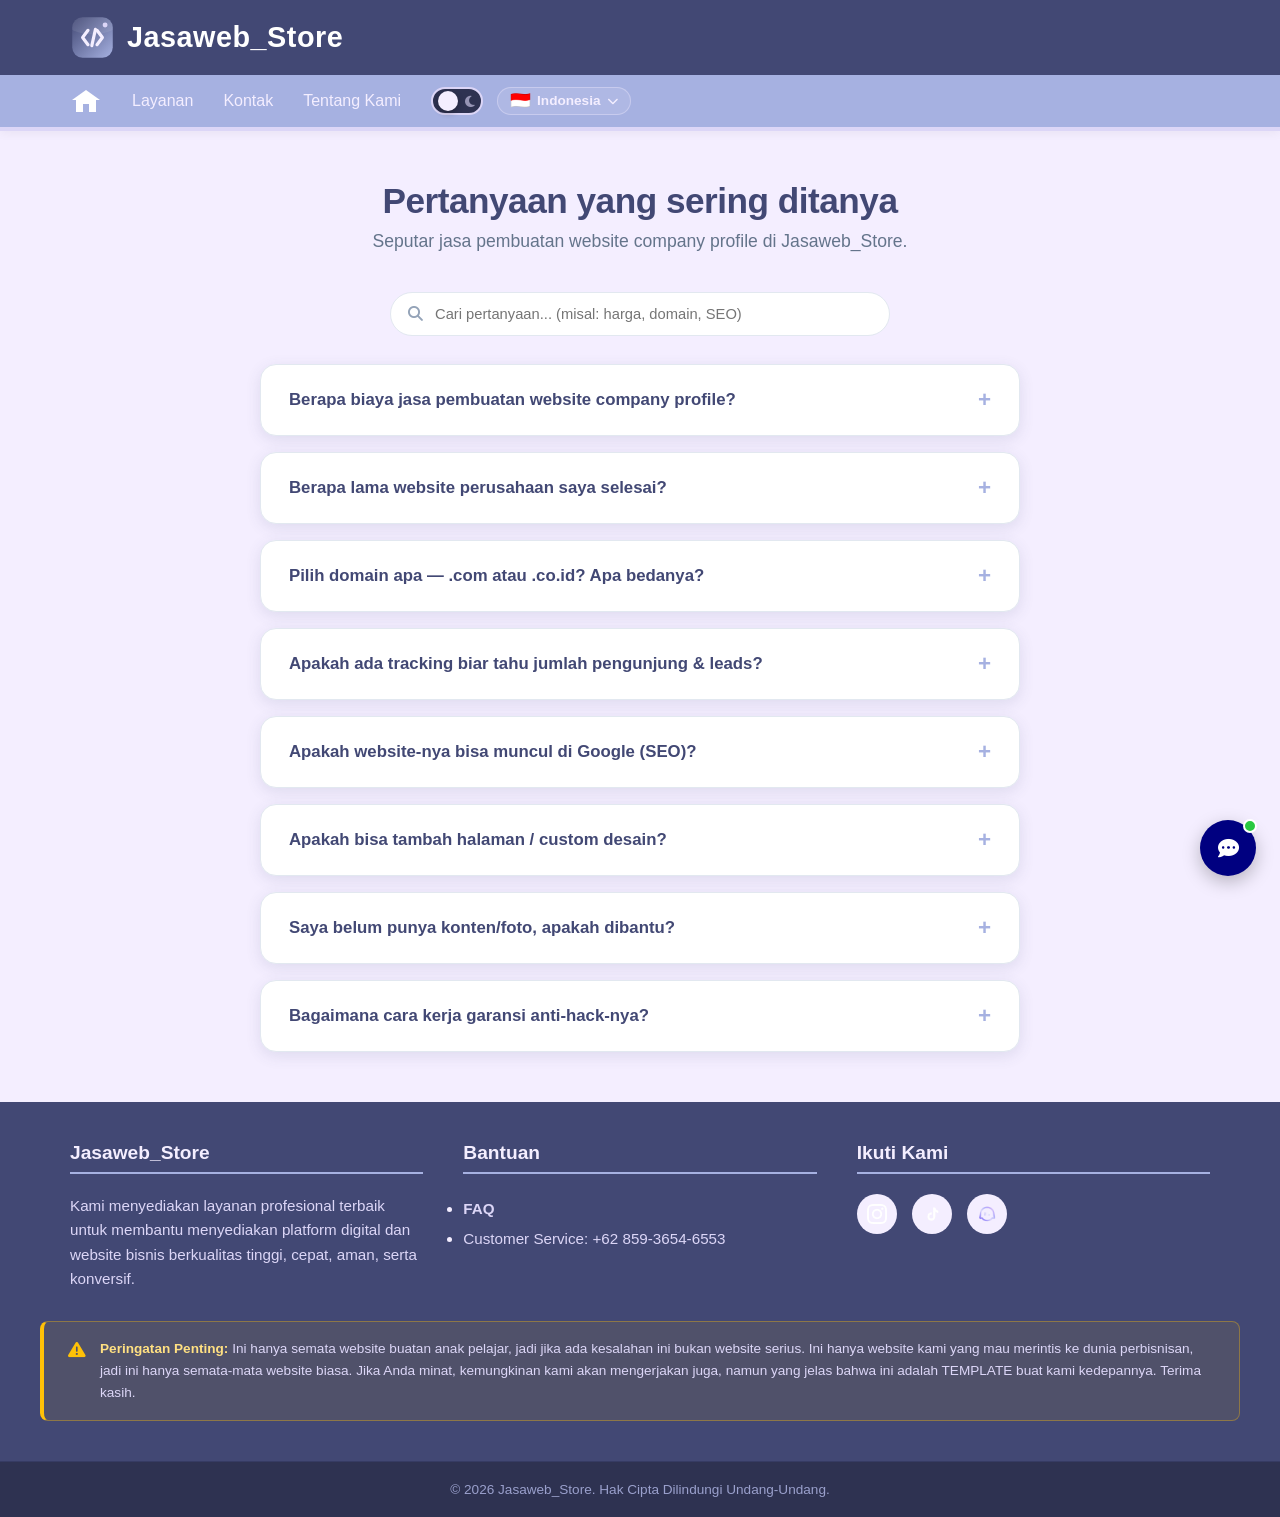
<file: faq.html>
<!DOCTYPE html>
<html lang="id" data-i18n-page-title="faq.title">
<head>
    <title>Pertanyaan yang Sering Ditanya - Jasaweb_Store</title>
    <meta charset="UTF-8">
    <meta name="viewport" content="width=device-width, initial-scale=1.0">
    <link rel="stylesheet" href="https://cdnjs.cloudflare.com/ajax/libs/font-awesome/6.5.1/css/all.min.css">
    <link rel="stylesheet" href="style.css">
    <style>
        .faq-container {
            max-width: 800px;
            margin: 50px auto;
            padding: 0 20px;
            text-align: center;
        }

        .faq-title {
            font-size: 2.2rem;
            color: #424874;
            font-weight: 700;
            margin-bottom: 10px;
            letter-spacing: -0.5px;
        }

        .faq-subtitle {
            font-size: 1.1rem;
            color: #64748b;
            margin-bottom: 40px;
        }

        .accordion-wrapper {
            display: flex;
            flex-direction: column;
            gap: 16px;
        }

        .accordion-item {
            background-color: #ffffff;
            border-radius: 16px;
            box-shadow: 0 4px 15px rgba(66, 72, 116, 0.12);
            border: 1px solid #e2e8f0;
            overflow: hidden;
            text-align: left;
            transition: all 0.3s ease;
        }

        .accordion-header {
            width: 100%;
            background: none;
            border: none;
            outline: none;
            padding: 22px 28px;
            display: flex;
            justify-content: space-between;
            align-items: center;
            cursor: pointer;
            text-align: left;
            font-size: 1.05rem;
            font-weight: 600;
            color: #424874;
            gap: 20px;
        }

        .accordion-icon {
            font-size: 1.4rem;
            color: #A6B1E1;
            font-weight: bold;
            transition: transform 0.3s ease;
            user-select: none;
        }

        .accordion-content {
            max-height: 0;
            overflow: hidden;
            transition: max-height 0.3s ease-out, padding 0.3s ease;
            background-color: #ffffff;
            color: #475569;
            font-size: 0.98rem;
            line-height: 1.6;
            padding: 0 28px;
        }

        .accordion-item.active {
            box-shadow: 0 10px 25px rgba(66, 72, 116, 0.15);
            border-color: #DCD6F7;
        }

        .accordion-item.active .accordion-icon {
            transform: rotate(45deg);
            color: #d94141;
        }

        .accordion-item.active .accordion-content {
            padding-bottom: 24px;
            margin-bottom: 20px;
        }

        @media (max-width: 640px) {
            .faq-title { font-size: 1.8rem; }
            .faq-subtitle { font-size: 0.95rem; }
            .accordion-header { padding: 18px 20px; font-size: 0.95rem; }
            .accordion-content { padding: 0 20px; }
            .accordion-item.active .accordion-content { padding-bottom: 20px; }
        }
    </style>
    <script>
        (function () {
            var saved = localStorage.getItem('jw-theme');
            if (saved === 'dark') document.documentElement.setAttribute('data-theme', 'dark');
        })();
    </script>
</head>
<body>

    <!-- Loading Animation -->
    <div id="page-loader">
        <div class="loader-logo-wrap">
            <div class="loader-ring"></div>
            <div class="loader-logo-inner">JS</div>
        </div>
        <div class="loader-text">Memuat<span class="loader-dot">.</span><span class="loader-dot">.</span><span class="loader-dot">.</span></div>
    </div>
    <script>
        (function () {
            function hideLoader() {
                var loader = document.getElementById('page-loader');
                if (!loader) return;
                loader.classList.add('loader-hidden');
                setTimeout(function () { loader.remove(); }, 550);
            }
            window.addEventListener('load', function () {
                setTimeout(hideLoader, 350);
            });
            // Jaga-jaga kalau event 'load' telat/gagal, paksa hilang setelah 3.5 detik
            setTimeout(hideLoader, 3500);
        })();
    </script>
    <nav class="navbar">
        <div class="brand">
            <img src="img/logo_jasaweb.svg" alt="Logo" class="brand-img">
            <span class="brand-title">Jasaweb_Store</span>
        </div>

        <div class="nav-menu">
            <div class="nav-menu-container">
                <a href="index.html" class="home-logo" title="Beranda">
                    <div class="house-roof"></div>
                    <div class="house-body"></div>
                </a>
                <button class="nav-toggle-btn" id="nav-toggle-btn" type="button" aria-label="Buka menu">
                    <i class="fa-solid fa-bars"></i>
                </button>
                <div class="nav-links-wrap" id="nav-links-wrap">

                <a href="layanan.html" class="nav-link" data-i18n="nav.layanan">Layanan</a>
                <a href="kontak.html" class="nav-link" data-i18n="nav.kontak">Kontak</a>
                <a href="tentang_kami.html" class="nav-link" data-i18n="nav.tentang">Tentang Kami</a>

                <!-- Dark Mode Toggle + Pilihan Bahasa -->
                <div class="nav-tools">
                    <button id="theme-toggle-btn" class="theme-toggle" type="button" aria-label="Ganti mode gelap/terang" title="Dark / Light Mode">
                        <span class="toggle-icon icon-sun"><i class="fa-solid fa-sun"></i></span>
                        <span class="toggle-icon icon-moon"><i class="fa-solid fa-moon"></i></span>
                        <span class="toggle-knob"></span>
                    </button>
                    <div class="lang-switcher" id="lang-switcher">
                        <button class="lang-current" id="lang-current-btn" type="button" aria-label="Pilih bahasa">
                            <span class="flag-emoji" id="lang-current-flag">🇮🇩</span>
                            <span class="lang-label" id="lang-current-label">Indonesia</span>
                            <span class="lang-caret"><i class="fa-solid fa-chevron-down"></i></span>
                        </button>
                        <div class="lang-menu">
                            <button class="lang-option" data-lang="id" type="button"><span class="flag-emoji">🇮🇩</span> Indonesia</button>
                            <button class="lang-option" data-lang="en" type="button"><span class="flag-emoji">🇬🇧</span> English</button>
                            <button class="lang-option" data-lang="ms" type="button"><span class="flag-emoji">🇲🇾</span> Malaysia</button>
                        </div>
                    </div>
                </div>
                </div>
            </div>
        </div>
    </nav>

    <div class="faq-container">
        <h1 class="faq-title" data-i18n="faq.heading">Pertanyaan yang sering ditanya</h1>
        <p class="faq-subtitle" data-i18n="faq.subtitle">Seputar jasa pembuatan website company profile di Jasaweb_Store.</p>

        <div class="faq-search-wrap">
            <i class="fa-solid fa-magnifying-glass faq-search-icon"></i>
            <input type="text" id="faq-search" class="faq-search-input"
                   placeholder="Cari pertanyaan... (misal: harga, domain, SEO)"
                   data-i18n-placeholder="faq.search.placeholder">
            <button id="faq-search-clear" class="faq-search-clear" title="Bersihkan pencarian" style="display:none;">
                <i class="fa-solid fa-xmark"></i>
            </button>
        </div>

        <p id="faq-no-result" class="faq-no-result" style="display:none;" data-i18n="faq.search.noresult">
            Tidak ada pertanyaan yang cocok dengan pencarianmu.
        </p>

        <div class="accordion-wrapper">
            <div class="accordion-item">
                <button class="accordion-header">
                    <span data-i18n="faq.q1">Berapa biaya jasa pembuatan website company profile?</span>
                    <span class="accordion-icon">+</span>
                </button>
                <div class="accordion-content">
                    <p data-i18n="faq.a1">Biaya pembuatan website bervariasi mulai dari Rp 953.930 untuk paket Landing Page hingga Rp 1.865.900 untuk paket custom badan usaha (co.id). Biaya ini sudah all-in termasuk hosting, domain, dan maintenance dasar selama satu tahun penuh.</p>
                </div>
            </div>

            <div class="accordion-item">
                <button class="accordion-header">
                    <span data-i18n="faq.q2">Berapa lama website perusahaan saya selesai?</span>
                    <span class="accordion-icon">+</span>
                </button>
                <div class="accordion-content">
                    <p data-i18n="faq.a2">Durasi pengerjaan sangat bergantung pada paket yang dipilih. Untuk paket Landing Page standar membutuhkan waktu sekitar 4 hari kerja, sedangkan untuk paket Company Profile lengkap berkisar antara 7 hari kerja setelah seluruh data konten kami terima.</p>
                </div>
            </div>

            <div class="accordion-item">
                <button class="accordion-header">
                    <span data-i18n="faq.q3">Pilih domain apa — .com atau .co.id? Apa bedanya?</span>
                    <span class="accordion-icon">+</span>
                </button>
                <div class="accordion-content">
                    <p data-i18n="faq.a3" data-i18n-html>Domain <b>.com</b> bersifat komersial umum global dan dapat didaftarkan oleh siapa saja tanpa persyaratan khusus. Sementara domain <b>.co.id</b> dikhususkan untuk badan usaha resmi di Indonesia (CV/PT) dan memerlukan dokumen legalitas resmi seperti SIUP/NIB. Menggunakan .co.id memberikan tingkat kepercayaan tinggi di mata korporat.</p>
                </div>
            </div>

            <div class="accordion-item">
                <button class="accordion-header">
                    <span data-i18n="faq.q4">Apakah ada tracking biar tahu jumlah pengunjung & leads?</span>
                    <span class="accordion-icon">+</span>
                </button>
                <div class="accordion-content">
                    <p data-i18n="faq.a4">Ya, tentu saja. Setiap website yang kami buat sudah kami integrasikan dengan Google Analytics 4 (GA4) dan Google Tag Manager (GTM). Anda bisa memantau data jumlah pengunjung harian hingga tombol aksi mana saja (seperti tombol WhatsApp) yang paling sering diklik oleh prospek.</p>
                </div>
            </div>

            <div class="accordion-item">
                <button class="accordion-header">
                    <span data-i18n="faq.q5">Apakah website-nya bisa muncul di Google (SEO)?</span>
                    <span class="accordion-icon">+</span>
                </button>
                <div class="accordion-content">
                    <p data-i18n="faq.a5">Kami menerapkan optimasi struktur SEO On-Page standar di setiap rancangan web, termasuk pengaturan meta tags, optimasi kecepatan gambar, dan pendaftaran sitemap ke Google Search Console agar website Anda lebih mudah merangkak naik dan terindeks di mesin pencari.</p>
                </div>
            </div>

            <div class="accordion-item">
                <button class="accordion-header">
                    <span data-i18n="faq.q6">Apakah bisa tambah halaman / custom desain?</span>
                    <span class="accordion-icon">+</span>
                </button>
                <div class="accordion-content">
                    <p data-i18n="faq.a6">Bisa sekali. Sistem website kami dibangun menggunakan struktur modular yang fleksibel. Jika di kemudian hari bisnis Anda berkembang dan membutuhkan tambahan halaman layanan, integrasi blog, maupun rombakan desain layout, tim kami siap membantu melakukan pengembangan lanjutan.</p>
                </div>
            </div>

            <div class="accordion-item">
                <button class="accordion-header">
                    <span data-i18n="faq.q7">Saya belum punya konten/foto, apakah dibantu?</span>
                    <span class="accordion-icon">+</span>
                </button>
                <div class="accordion-content">
                    <p data-i18n="faq.a7">Jangan khawatir. Jika Anda belum memiliki materi tertulis, tim copywriting kami akan membantu merancang teks penawaran yang menarik berdasarkan profil bisnis Anda. Untuk kebutuhan foto, kami juga menyediakan aset gambar ilustrasi premium bebas hak cipta yang relevan dengan bidang industri Anda.</p>
                </div>
            </div>

            <div class="accordion-item">
                <button class="accordion-header">
                    <span data-i18n="faq.q8">Bagaimana cara kerja garansi anti-hack-nya?</span>
                    <span class="accordion-icon">+</span>
                </button>
                <div class="accordion-content">
                    <p data-i18n="faq.a8">Kami menerapkan sistem keamanan berlapis meliputi pemasangan SSL bersertifikasi, pembatasan hak akses login, serta backup data berkala secara otomatis. Jika terjadi kendala sistem atau serangan siber dalam masa aktif maintenance, tim teknis kami akan memulihkan dan membersihkan website Anda tanpa biaya tambahan.</p>
                </div>
            </div>

        </div>
    </div>

    <footer id="kontak">
        <div class="footer-container">
            <div class="footer-box">
                <h3 data-i18n="common.footer.brand">Jasaweb_Store</h3>
                <p class="footer-desc" data-i18n="common.footer.desc">
                    Kami menyediakan layanan profesional terbaik untuk membantu menyediakan platform digital dan website bisnis berkualitas tinggi, cepat, aman, serta konversif.
                </p>
            </div>

            <div class="footer-box">
                <h3 data-i18n="common.footer.bantuan">Bantuan</h3>
                <ul class="footer-links">
                    <li><a href="faq.html"><b data-i18n="common.footer.faq">FAQ</b></a></li>
                    <li><a href="https://wa.me/6285936546553" data-i18n="common.footer.cs">Customer Service: +62 859-3654-6553</a></li>
                </ul>
            </div>

            <div class="footer-box">
                <h3 data-i18n="common.footer.ikuti">Ikuti Kami</h3>
                <div class="footer-socials">
                    <a href="https://www.instagram.com/arista.maulana311/" target="_blank" rel="noopener" class="social-icon instagram"><img src="img/instagram.png" width="20" alt="Instagram"></a>
                    <a href="https://www.tiktok.com/@arista.032" target="_blank" rel="noopener" class="social-icon tiktok"><img src="img/tiktok.png" width="20" alt="TikTok"></a>
                    <a href="https://polybuzz.ai/su/XV21kIvupog" target="_blank" rel="noopener" class="social-icon pollybuzz"><img src="img/pollybuzz.png" width="20" alt="PollyBuzz"></a>
                </div>
            </div>
        </div>

        <div class="disclaimer-box">
            <i class="fa-solid fa-triangle-exclamation"></i>
            <p><strong data-i18n="common.disclaimer">Peringatan Penting:</strong> <span data-i18n="common.disclaimer.text">Ini hanya semata website buatan anak pelajar, jadi jika ada kesalahan ini bukan website serius. Ini hanya website kami yang mau merintis ke dunia perbisnisan, jadi ini hanya semata-mata website biasa. Jika Anda minat, kemungkinan kami akan mengerjakan juga, namun yang jelas bahwa ini adalah TEMPLATE buat kami kedepannya. Terima kasih.</span></p>
        </div>

        <div class="footer-bottom">
            <p data-i18n="common.copyright">&copy; 2026 Jasaweb_Store. Hak Cipta Dilindungi Undang-Undang.</p>
        </div>
    </footer>
    <!-- Live Chat Widget -->
    <div class="chat-widget" id="chat-widget">
        <div class="chat-panel" id="chat-panel">
            <div class="chat-panel-header">
                <div class="chat-avatar"><i class="fa-solid fa-headset"></i></div>
                <div>
                    <p class="chat-panel-title" data-i18n="chat.title">Chat dengan Kami</p>
                    <p class="chat-panel-status" data-i18n="chat.status">🟢 Online sekarang</p>
                </div>
                <button class="chat-panel-close" id="chat-panel-close" aria-label="Tutup"><i class="fa-solid fa-xmark"></i></button>
            </div>
            <div class="chat-panel-body">
                <div class="chat-msg" data-i18n="chat.greeting">Halo! 👋 Ada yang bisa kami bantu seputar layanan atau harga?</div>
            </div>
            <a href="https://wa.me/6285936546553" target="_blank" rel="noopener" class="chat-panel-cta">
                <i class="fa-brands fa-whatsapp"></i>
                <span data-i18n="chat.cta">Mulai Chat di WhatsApp</span>
            </a>
        </div>

        <button class="chat-bubble-btn" id="chat-bubble-btn" data-i18n-title="chat.bubble.tooltip" title="Butuh bantuan?">
            <i class="fa-solid fa-comment-dots chat-icon-open"></i>
            <i class="fa-solid fa-xmark chat-icon-close"></i>
            <span class="chat-ping"></span>
        </button>
    </div>

    <script>

document.addEventListener('DOMContentLoaded', function () {
    const widget = document.getElementById('chat-widget');
    const bubbleBtn = document.getElementById('chat-bubble-btn');
    const closeBtn = document.getElementById('chat-panel-close');

    if (!widget || !bubbleBtn) return;

    function openWidget() {
        widget.classList.add('open');
    }

    function closeWidget() {
        widget.classList.remove('open');
    }

    bubbleBtn.addEventListener('click', function (e) {
        e.stopPropagation();
        widget.classList.contains('open') ? closeWidget() : openWidget();
    });

    if (closeBtn) {
        closeBtn.addEventListener('click', function (e) {
            e.stopPropagation();
            closeWidget();
        });
    }

 
    document.addEventListener('click', function (e) {
        if (!widget.contains(e.target)) closeWidget();
    });


    const panel = document.getElementById('chat-panel');
    if (panel) {
        panel.addEventListener('click', function (e) {
            e.stopPropagation();
        });
    }


    setTimeout(function () {
        if (!widget.classList.contains('open')) {
            bubbleBtn.classList.add('chat-attention');
            setTimeout(function () {
                bubbleBtn.classList.remove('chat-attention');
            }, 1600);
        }
    }, 4000);
});

</script>
    <script>
/* =========================================================
   Jasaweb_Store — Hamburger Menu (mobile)
   ========================================================= */

document.addEventListener('DOMContentLoaded', function () {
    const toggleBtn = document.getElementById('nav-toggle-btn');
    const linksWrap = document.getElementById('nav-links-wrap');

    if (!toggleBtn || !linksWrap) return;

    toggleBtn.addEventListener('click', function (e) {
        e.stopPropagation();
        linksWrap.classList.toggle('open');
    });

    // Otomatis nutup menu kalau salah satu link navigasi diklik
    linksWrap.querySelectorAll('.nav-link').forEach(function (link) {
        link.addEventListener('click', function () {
            linksWrap.classList.remove('open');
        });
    });

    // Klik di luar navbar otomatis nutup menu
    document.addEventListener('click', function (e) {
        if (!linksWrap.contains(e.target) && e.target !== toggleBtn && !toggleBtn.contains(e.target)) {
            linksWrap.classList.remove('open');
        }
    });
});

</script>
    <script>

document.addEventListener('DOMContentLoaded', function () {
    if (!('IntersectionObserver' in window)) return;

    const selector = [
        '.service-card',
        '.harga-card',
        '.layanan-item',
        '.alur-step',
        '.kartu-tech',
        '.kartu-developer',
        '.accordion-item',
        '.info-item',
        '.testimoni-card'
    ].join(', ');

    const targets = document.querySelectorAll(selector);
    if (targets.length === 0) return;

    targets.forEach(function (el, i) {
        el.classList.add('reveal-init');
        // Jeda kecil biar kartu sebaris gak muncul barengan kaku
        el.style.transitionDelay = (i % 4) * 0.08 + 's';
    });

    const observer = new IntersectionObserver(function (entries) {
        entries.forEach(function (entry) {
            if (entry.isIntersecting) {
                entry.target.classList.add('reveal-in');
                observer.unobserve(entry.target);
            }
        });
    }, { threshold: 0.15, rootMargin: '0px 0px -40px 0px' });

    targets.forEach(function (el) {
        observer.observe(el);
    });
});

</script>
    <script>
/* =========================================================
   Jasaweb_Store — FAQ Search Bar
   Filter pertanyaan real-time + highlight kata kunci
   Selalu baca teks yang lagi tampil (aman dipakai bareng ganti bahasa)
   ========================================================= */

document.addEventListener('DOMContentLoaded', function () {
    const searchInput = document.getElementById('faq-search');
    const clearBtn = document.getElementById('faq-search-clear');
    const noResultEl = document.getElementById('faq-no-result');
    const items = document.querySelectorAll('.accordion-item');

    if (!searchInput || items.length === 0) return;

    function escapeRegex(str) {
        return str.replace(/[.*+?^${}()|[\]\\]/g, '\\$&');
    }

    function setText(el, keyword) {
        // el.textContent otomatis kasih teks bersih (tanpa tag highlight lama)
        const plain = el.textContent;

        if (!keyword) {
            el.textContent = plain;
            return plain.toLowerCase();
        }

        const regex = new RegExp('(' + escapeRegex(keyword) + ')', 'ig');
        if (regex.test(plain)) {
            el.innerHTML = plain.replace(regex, '<span class="faq-highlight">$1</span>');
        } else {
            el.textContent = plain;
        }
        return plain.toLowerCase();
    }

    function filterFaq() {
        const keyword = searchInput.value.trim().toLowerCase();
        let visibleCount = 0;

        clearBtn.style.display = keyword ? 'flex' : 'none';

        items.forEach(function (item) {
            const questionEl = item.querySelector('.accordion-header span');
            const answerEl = item.querySelector('.accordion-content p');
            const contentEl = item.querySelector('.accordion-content');
            if (!questionEl || !answerEl || !contentEl) return;

            // Selalu ambil teks bersih (bebas dari highlight sebelumnya) dulu
            const questionPlain = questionEl.textContent.toLowerCase();
            const answerPlain = answerEl.textContent.toLowerCase();

            const matches = !keyword || questionPlain.includes(keyword) || answerPlain.includes(keyword);

            if (matches) {
                item.classList.remove('faq-hidden');
                visibleCount++;
                setText(questionEl, keyword);
                setText(answerEl, keyword);

                // Auto-expand jawaban kalau lagi nyari sesuatu
                if (keyword) {
                    item.classList.add('active');
                    contentEl.style.maxHeight = contentEl.scrollHeight + 'px';
                } else {
                    item.classList.remove('active');
                    contentEl.style.maxHeight = null;
                }
            } else {
                item.classList.add('faq-hidden');
                item.classList.remove('active');
                contentEl.style.maxHeight = null;
            }
        });

        noResultEl.style.display = visibleCount === 0 ? 'block' : 'none';
    }

    searchInput.addEventListener('input', filterFaq);

    clearBtn.addEventListener('click', function () {
        searchInput.value = '';
        filterFaq();
        searchInput.focus();
    });
});

</script>


    <script>

(function initThemeToggle() {
  var toggleBtn = document.getElementById('theme-toggle-btn');
  if (!toggleBtn) return;
  toggleBtn.addEventListener('click', function () {
    var current = document.documentElement.getAttribute('data-theme') || 'light';
    var next = current === 'dark' ? 'light' : 'dark';
    document.documentElement.setAttribute('data-theme', next);
    localStorage.setItem('jw-theme', next);
  });
})();
/* =========================================================
   Jasaweb_Store — Fitur Multi Bahasa (Indonesia / English / Malaysia)
   File ini berdiri sendiri, khusus untuk urusan terjemahan.
   ========================================================= */

/* ---------- 1. KAMUS TERJEMAHAN ---------- */
const translations = {
  id: {
    "nav.beranda": "Beranda",
    "nav.layanan": "Layanan",
    "nav.kontak": "Kontak",
    "nav.tentang": "Tentang Kami",

    "common.footer.brand": "Jasaweb_Store",
    "common.footer.desc": "Kami menyediakan layanan profesional terbaik untuk membantu menyediakan platform digital dan website bisnis berkualitas tinggi, cepat, aman, serta konversif.",
    "common.footer.bantuan": "Bantuan",
    "common.footer.faq": "FAQ",
    "common.footer.cs": "Customer Service: +62 859-3654-6553",
    "common.footer.ikuti": "Ikuti Kami",
    "common.disclaimer": "Peringatan Penting:",
    "common.disclaimer.text": "Ini hanya semata website buatan anak pelajar, jadi jika ada kesalahan ini bukan website serius. Ini hanya website kami yang mau merintis ke dunia perbisnisan, jadi ini hanya semata-mata website biasa. Jika Anda minat, kemungkinan kami akan mengerjakan juga, namun yang jelas bahwa ini adalah TEMPLATE buat kami kedepannya. Terima kasih.",
    "common.copyright": "© 2026 Jasaweb_Store. Hak Cipta Dilindungi Undang-Undang.",
    "chat.bubble.tooltip": "Butuh bantuan?",
    "chat.title": "Chat dengan Kami",
    "chat.status": "🟢 Online sekarang",
    "chat.greeting": "Halo! 👋 Ada yang bisa kami bantu seputar layanan atau harga?",
    "chat.cta": "Mulai Chat di WhatsApp",
    "faq.search.placeholder": "Cari pertanyaan... (misal: harga, domain, SEO)",
    "faq.search.noresult": "Tidak ada pertanyaan yang cocok dengan pencarianmu.",

    "index.title": "Jasaweb_Store - Solusi Digital Terdepan",
    "index.slide1.title": "Website Profesional & Kredibel",
    "index.slide1.desc": "Dibangun dengan HTML, CSS, JavaScript, PHP, dan MySQL — cepat, aman, dan siap bersaing.",
    "index.slide2.title": "Konsultasi Gratis Bersama Tim Kami",
    "index.slide2.desc": "Diskusikan kebutuhan proyek Anda tanpa biaya, kami bantu carikan solusi paling pas.",
    "index.slide3.title": "Optimasi SEO & Tracking Pengunjung",
    "index.slide3.desc": "Website Anda lebih mudah ditemukan di Google, sekaligus terpantau lewat Google Analytics.",
    "index.hero.cta": "Mulai Proyek Anda",

    "index.profile.title": "Profil Website Kami",
    "index.profile.desc": "\"Menjadi agensi solusi digital terdepan yang inovatif, tepercaya, dan mampu membantu siapa saja menciptakan produk digital berkualitas global, baik berupa website, game, maupun desain kreatif.\"",

    "index.services.title": "Layanan Yang Kami Ditawarkan",
    "index.services.web.title": "Web Development",
    "index.services.web.desc": "Pembuatan website profesional yang responsif, cepat, aman, dan ramah pengguna (user-friendly) menggunakan teknologi HTML, CSS, JS, PHP, & MySQL.",
    "index.services.game.title": "Game Development",
    "index.services.game.desc": "Pengembangan game interaktif yang seru, fungsional, dan kustom sesuai kebutuhan konsumen berbasis Construct, Unity, & Game Engine Modern.",
    "index.services.design.title": "UI/UX & Branding",
    "index.services.design.desc": "Menghadirkan desain grafis memukau serta strategi branding visual lewat Figma, Photoshop, dan CorelDraw untuk menaikkan nilai jual bisnis Anda.",

    "index.harga.title": "Paket Harga",
    "index.harga.subtitle": "Semua paket sudah termasuk hosting, domain, dan maintenance dasar 1 tahun.",
    "index.harga.sekali": "Sekali bayar",
    "index.harga.btn": "Pilih Paket",
    "index.harga.badge": "Paling Diminati",

    "index.harga.landing.title": "Landing Page",
    "index.harga.landing.f1": "1 halaman utama",
    "index.harga.landing.f2": "Domain .com + hosting 1 tahun",
    "index.harga.landing.f3": "Desain responsif (mobile-friendly)",
    "index.harga.landing.f4": "Integrasi tombol WhatsApp",
    "index.harga.landing.f5": "Pengerjaan ±4 hari kerja",

    "index.harga.company.title": "Company Profile",
    "index.harga.company.f1": "Hingga 5 halaman (Beranda, Tentang, Layanan, dll)",
    "index.harga.company.f2": "Domain .com + hosting 1 tahun",
    "index.harga.company.f3": "SEO On-Page dasar",
    "index.harga.company.f4": "Google Analytics & Search Console",
    "index.harga.company.f5": "Pengerjaan ±7 hari kerja",

    "index.harga.toko.title": "Toko Online",
    "index.harga.toko.f1": "Semua fitur paket Company Profile",
    "index.harga.toko.f2": "Katalog produk & keranjang belanja",
    "index.harga.toko.f3": "Integrasi pembayaran & checkout WhatsApp",
    "index.harga.toko.f4": "Panel kelola produk sendiri",
    "index.harga.toko.f5": "Pengerjaan ±10 hari kerja",

    "index.harga.custom.title": "Custom Badan Usaha",
    "index.harga.custom.f1": "Semua fitur paket Toko Online",
    "index.harga.custom.f2": "Domain resmi .co.id",
    "index.harga.custom.f3": "Desain & fitur 100% custom",
    "index.harga.custom.f4": "Garansi keamanan anti-hack",
    "index.harga.custom.f5": "Konsultasi prioritas",

    "index.cta.title": "Punya Proyek Seru Yang Ingin Diwujudkan?",
    "index.cta.desc": "Tim talenta muda berbakat kami dari SMKN 1 Panji siap merealisasikannya bersama Anda.",
    "index.cta.btn": "Kenali Tim Kami",

    "kontak.title": "Kontak Kami - Jasaweb_Store",
    "kontak.hero.title": "Hubungi Kami",
    "kontak.hero.desc": "Ada pertanyaan atau mau mulai proyek? Kirim pesan atau datang langsung ke kantor kami.",
    "kontak.info.title": "Informasi Kontak",
    "kontak.alamat.title": "Alamat Kantor",
    "kontak.telp.title": "Telepon Kantor",
    "kontak.email.title": "Email",
    "kontak.wa.title": "WhatsApp Customer Service",
    "kontak.form.title": "Kirim Pesan",
    "kontak.form.desc": "Isi form di bawah ini, nanti pesan kamu langsung kebuka lewat aplikasi email Kami.",
    "kontak.form.nama": "Nama Lengkap",
    "kontak.form.nama.ph": "Nama kamu",
    "kontak.form.email.ph": "nama@email.com",
    "kontak.form.subjek": "Subjek",
    "kontak.form.subjek.ph": "Contoh: Tanya paket website",
    "kontak.form.pesan": "Pesan",
    "kontak.form.pesan.ph": "Tulis pesan kamu di sini...",
    "kontak.form.btn": "Kirim Pesan",
    "kontak.form.sending": "Mengirim...",
    "kontak.form.success": "✅ Pesan berhasil terkirim! Kami akan segera menghubungi Anda.",
    "kontak.form.fail": "❌ Gagal mengirim pesan. Silakan coba lagi atau hubungi kami via WhatsApp.",

    "layanan.title": "Layanan Kami - Jasaweb_Store",
    "layanan.hero.title": "Layanan Kami",
    "layanan.hero.desc": "Tiga bidang keahlian, satu tujuan: mengubah ide Anda menjadi produk digital yang siap pakai.",

    "layanan.web.eyebrow": "Web Development",
    "layanan.web.title": "Pembuatan Website Profesional",
    "layanan.web.desc": "Website yang responsif, cepat diakses, dan aman untuk berbagai kebutuhan bisnis maupun personal, dibangun dengan HTML, CSS, JavaScript, PHP, dan MySQL.",
    "layanan.web.l1": "Company profile & landing page",
    "layanan.web.l2": "Toko online (E-Commerce)",
    "layanan.web.l3": "Sistem manajemen konten (CMS)",
    "layanan.web.l4": "Optimasi kecepatan & SEO dasar",

    "layanan.game.eyebrow": "Game Development",
    "layanan.game.title": "Pengembangan Game Interaktif",
    "layanan.game.desc": "Game kasual hingga edukatif yang dirancang seru dan fungsional, dikembangkan menggunakan Construct dan Unity sesuai kebutuhan konsumen.",
    "layanan.game.l1": "Game 2D kasual & edukasi",
    "layanan.game.l2": "Prototipe & mekanisme gameplay",
    "layanan.game.l3": "Desain karakter & aset visual",
    "layanan.game.l4": "Rilis ke Play Store / Web",

    "layanan.design.eyebrow": "UI/UX & Branding",
    "layanan.design.title": "Desain Grafis dan Branding",
    "layanan.design.desc": "Identitas visual yang memukau dan konsisten untuk menaikkan nilai jual bisnis Anda, dikerjakan lewat Figma, Adobe Photoshop, dan CorelDraw.",
    "layanan.design.l1": "Logo & identitas merek",
    "layanan.design.l2": "Desain antarmuka (UI) aplikasi/website",
    "layanan.design.l3": "Materi promosi (poster, feed sosial media)",
    "layanan.design.l4": "Panduan penggunaan merek (brand guideline)",

    "layanan.alur.title": "Bagaimana Kami Bekerja",
    "layanan.alur1.title": "Konsultasi",
    "layanan.alur1.desc": "Diskusi kebutuhan, target, dan anggaran proyek Anda.",
    "layanan.alur2.title": "Desain & Rencana",
    "layanan.alur2.desc": "Menyusun konsep visual dan rencana teknis pengerjaan.",
    "layanan.alur3.title": "Pengembangan",
    "layanan.alur3.desc": "Proses pembuatan produk sesuai rencana yang disepakati.",
    "layanan.alur4.title": "Revisi & Rilis",
    "layanan.alur4.desc": "Penyesuaian akhir lalu produk siap digunakan.",

    "layanan.cta.title": "Siap Wujudkan Proyek Anda?",
    "layanan.cta.desc": "Hubungi tim kami dan ceritakan kebutuhan digital Anda.",
    "layanan.cta.btn": "Hubungi Kami",

    "faq.title": "Pertanyaan yang Sering Ditanya - Jasaweb_Store",
    "faq.heading": "Pertanyaan yang sering ditanya",
    "faq.subtitle": "Seputar jasa pembuatan website company profile di Jasaweb_Store.",
    "faq.q1": "Berapa biaya jasa pembuatan website company profile?",
    "faq.a1": "Biaya pembuatan website bervariasi mulai dari Rp 953.930 untuk paket Landing Page hingga Rp 1.865.900 untuk paket custom badan usaha (co.id). Biaya ini sudah all-in termasuk hosting, domain, dan maintenance dasar selama satu tahun penuh.",
    "faq.q2": "Berapa lama website perusahaan saya selesai?",
    "faq.a2": "Durasi pengerjaan sangat bergantung pada paket yang dipilih. Untuk paket Landing Page standar membutuhkan waktu sekitar 4 hari kerja, sedangkan untuk paket Company Profile lengkap berkisar antara 7 hari kerja setelah seluruh data konten kami terima.",
    "faq.q3": "Pilih domain apa — .com atau .co.id? Apa bedanya?",
    "faq.a3": "Domain <b>.com</b> bersifat komersial umum global dan dapat didaftarkan oleh siapa saja tanpa persyaratan khusus. Sementara domain <b>.co.id</b> dikhususkan untuk badan usaha resmi di Indonesia (CV/PT) dan memerlukan dokumen legalitas resmi seperti SIUP/NIB. Menggunakan .co.id memberikan tingkat kepercayaan tinggi di mata korporat.",
    "faq.q4": "Apakah ada tracking biar tahu jumlah pengunjung & leads?",
    "faq.a4": "Ya, tentu saja. Setiap website yang kami buat sudah kami integrasikan dengan Google Analytics 4 (GA4) dan Google Tag Manager (GTM). Anda bisa memantau data jumlah pengunjung harian hingga tombol aksi mana saja (seperti tombol WhatsApp) yang paling sering diklik oleh prospek.",
    "faq.q5": "Apakah website-nya bisa muncul di Google (SEO)?",
    "faq.a5": "Kami menerapkan optimasi struktur SEO On-Page standar di setiap rancangan web, termasuk pengaturan meta tags, optimasi kecepatan gambar, dan pendaftaran sitemap ke Google Search Console agar website Anda lebih mudah merangkak naik dan terindeks di mesin pencari.",
    "faq.q6": "Apakah bisa tambah halaman / custom desain?",
    "faq.a6": "Bisa sekali. Sistem website kami dibangun menggunakan struktur modular yang fleksibel. Jika di kemudian hari bisnis Anda berkembang dan membutuhkan tambahan halaman layanan, integrasi blog, maupun rombakan desain layout, tim kami siap membantu melakukan pengembangan lanjutan.",
    "faq.q7": "Saya belum punya konten/foto, apakah dibantu?",
    "faq.a7": "Jangan khawatir. Jika Anda belum memiliki materi tertulis, tim copywriting kami akan membantu merancang teks penawaran yang menarik berdasarkan profil bisnis Anda. Untuk kebutuhan foto, kami juga menyediakan aset gambar ilustrasi premium bebas hak cipta yang relevan dengan bidang industri Anda.",
    "faq.q8": "Bagaimana cara kerja garansi anti-hack-nya?",
    "faq.a8": "Kami menerapkan sistem keamanan berlapis meliputi pemasangan SSL bersertifikasi, pembatasan hak akses login, serta backup data berkala secara otomatis. Jika terjadi kendala sistem atau serangan siber dalam masa aktif maintenance, tim teknis kami akan memulihkan dan membersihkan website Anda tanpa biaya tambahan.",

    "tentang.title": "Arista Maulana Lutfi",
    "tentang.hero.title": "Tentang Kami",
    "tentang.hero.desc": "Kenali lebih dekat siapa kami, visi kami, dan perjalanan Jasaweb_Store dari awal dirintis.",
    "tentang.judul": "INFORMASI TENTANG SITUS SAYA",
    "tentang.subintro": "Selamat datang di Jasaweb_Store. Kami siap membantu mentransformasikan ide-ide kreatif Anda menjadi produk nyata bernilai tinggi melalui keahlian kami di bidang teknologi, game, dan desain visual.",

    "tentang.profil.title": "Profil Website Kami",
    "tentang.profil.desc": "Kami menyediakan semua layanan digital yang berbasis teknologi. dimulai dari pembuatan Website dari ide konsumen, Permintaan pembuatan game dengan simple, Desain Grafis yang sangat memukau untuk dilihat dan penyediaan Branding.",

    "tentang.visimisi.title": "Visi & Misi",
    "tentang.visi.title": "Visi",
    "tentang.visi.desc": "\"Menjadi agensi solusi digital terdepan yang inovatif, tepercaya, dan mampu membantu siapa saja menciptakan produk digital berkualitas global, baik berupa website, game, maupun desain kreatif.\"",
    "tentang.misi.title": "Misi",
    "tentang.misi.l1": "Menyediakan layanan pembuatan website yang responsif, cepat, aman, dan ramah pengguna (user-friendly).",
    "tentang.misi.l2": "Mengembangkan game interaktif yang seru dan fungsional sesuai dengan kebutuhan konsumen.",
    "tentang.misi.l3": "Menghadirkan desain grafis serta strategi branding visual yang memukau untuk menaikkan nilai jual bisnis klien.",

    "tentang.latar.title": "Latar Belakang",
    "tentang.latar.p1": "Platform ini awalnya dirintis bersama sebagai sebuah langkah kreatif untuk memanfaatkan waktu luang kami dengan kegiatan yang jauh lebih produktif dan bermanfaat. Berawal dari diskusi ringan di sela-sela kesibukan, kami melihat adanya peluang besar untuk menyalurkan minat dan keahlian bersama di bidang teknologi ke dalam sebuah proyek nyata yang terstruktur.",
    "tentang.latar.p2": "Dari yang semula hanya sekadar mengisi waktu kosong, ide tersebut perlahan bertransformasi menjadi sebuah komitmen serius dan fokus jangka panjang. Kini, kami mendedikasikan platform agensi digital ini untuk menghadirkan berbagai solusi pengembangan web yang kokoh, integrasi sistem yang optimal, serta desain visual kreatif yang mampu membantu digitalisasi dan meningkatkan nilai jual dari setiap proyek maupun bisnis klien kami.",

    "tentang.layananditawarkan.title": "Layanan Yang Ditawarkan",
    "tentang.layanan.l1.title": "E-Katalog Lengkap:",
    "tentang.layanan.l1.desc": "Showcase portofolio digital yang memajang template website siap pakai, demo game interaktif, dan aset desain grafis terbaik karya tim kami untuk memudahkan Anda memilih kebutuhan bisnis.",
    "tentang.layanan.l2.title": "Keanggotaan Digital:",
    "tentang.layanan.l2.desc": "Sistem pendaftaran akun klien yang memberikan kemudahan untuk memantau progres pengerjaan proyek, mengakses revisi, serta mendapatkan promo khusus layanan digital kami.",
    "tentang.layanan.l3.title": "Manajemen Jasa:",
    "tentang.layanan.l3.m1": "1) Jasa Pembuatan Web Profesional",
    "tentang.layanan.l3.m2": "2) Jasa Pembuatan Game",
    "tentang.layanan.l3.m3": "3) Jasa Desain Grafis Dan Branding",

    "tentang.tech.title": "Teknologi Yang Kami Gunakan",
    "tentang.tech.desc": "Kami memanfaatkan ekosistem perangkat lunak dan bahasa pemrograman modern untuk memastikan kualitas produk terbaik:",
    "tentang.tech1.title": "Web Development",
    "tentang.tech1.desc": "HTML, CSS, JavaScript, PHP, & MySQL",
    "tentang.tech2.title": "Game Development",
    "tentang.tech2.desc": "Construct, Unity, & Game Engine Modern",
    "tentang.tech3.title": "UI/UX & Branding",
    "tentang.tech3.desc": "Figma, Adobe Photoshop, & CorelDraw",

    "tentang.portfolio.title": "Portofolio Kami",
    "tentang.portfolio.desc": "Beberapa hasil karya terbaik yang telah dibangun oleh tim pengembang kami:",
    "tentang.portfolio1.title": "E-Commerce Platform",
    "tentang.portfolio1.desc": "Website toko online responsif yang dilengkapi sistem keranjang belanja otomatis.",
    "tentang.portfolio2.title": "Sistem Perpustakaan Digital",
    "tentang.portfolio2.desc": "Aplikasi manajemen buku berbasis web lengkap dengan sistem database pendaftaran anggota.",
    "tentang.portfolio3.title": "Mini-Game Arcade 2D",
    "tentang.portfolio3.desc": "Game kasual interaktif berbasis HTML5/Construct yang ringan, responsif, dan adiktif.",

    "tentang.prinsip.title": "Prinsip & Nilai Kami",
    "tentang.prinsip.desc": "Pondasi utama yang kami pegang teguh dalam menyelesaikan setiap proyek konsumen:",
    "tentang.prinsip1.title": "Inovatif & Kreatif",
    "tentang.prinsip1.desc": "Selalu menghadirkan ide-ide segar dan desain unik agar produk digital Anda tampil beda dari kompetitor.",
    "tentang.prinsip2.title": "Integritas & Kepercayaan",
    "tentang.prinsip2.desc": "Membangun transparansi kerja, menjaga keamanan data, serta berkomitmen penuh menyelesaikan proyek tepat waktu.",
    "tentang.prinsip3.title": "Kualitas Optimal",
    "tentang.prinsip3.desc": "Memastikan setiap baris kode pemrograman bersih, responsif di HP, serta memiliki kecepatan akses yang tinggi.",

    "tentang.tim.title": "Tim Pengembang",
    "tentang.tim.desc": "Aplikasi ini dibangun dan dikembangkan dengan dedikasi penuh oleh talenta muda berbakat:",
    "tentang.tim1.role": "Lead Web Developer",
    "tentang.tim2.role": "Penyedia, Pembantu, Jasa Web",
    "tentang.tim3.role": "Manajemen Kontak Keanggotaan",
    "tentang.tim4.role": "UI/UX Designer",

    "tentang.timeline.title": "Hal Hal Yang Akan Kami Lakukan",
    "tentang.timeline1.title": "Early",
    "tentang.timeline1.desc": "Awal pembuatan website Jasaweb_Store.",
    "tentang.timeline2.title": "Kegiatan",
    "tentang.timeline2.desc": "Mengembangkan pondasi aplikasi, database kustom, dan aset UI/UX.",
    "tentang.timeline3.title": "2026",
    "tentang.timeline3.desc": "Resmi meluncurkan platform web \"Jasaweb_Store\" dengan fitur E-Katalog.",
    "tentang.timeline4.title": "Late 2026",
    "tentang.timeline4.desc": "Target menyelesaikan 10+ proyek web dan desain branding untuk UMKM lokal.",
    "tentang.timeline5.title": "Tujuan",
    "tentang.timeline5.desc": "Memberikan konsultasi gratis sebelum membeli jasa kami.",
    "tentang.timeline6.title": "Future Target",
    "tentang.timeline6.desc": "Akan menjadi agensi digital berbadan hukum yang dipercaya perusahaan nasional.",

    "tentang.hubungi.title": "Hubungi Kami"
  },

  en: {
    "nav.beranda": "Home",
    "nav.layanan": "Services",
    "nav.kontak": "Contact",
    "nav.tentang": "About Us",

    "common.footer.brand": "Jasaweb_Store",
    "common.footer.desc": "We provide the best professional services to help deliver high-quality, fast, secure, and conversion-ready digital platforms and business websites.",
    "common.footer.bantuan": "Help",
    "common.footer.faq": "FAQ",
    "common.footer.cs": "Customer Service: +62 859-3654-6553",
    "common.footer.ikuti": "Follow Us",
    "common.disclaimer": "Important Notice:",
    "common.disclaimer.text": "This is simply a website made by students, so any mistakes here don't mean it's not a serious website. This is just our website as we're starting out in the business world, so it's purely an ordinary website for now. If you're interested, we may take on the project as well, but do note this is a TEMPLATE for our future work. Thank you.",
    "common.copyright": "© 2026 Jasaweb_Store. All Rights Reserved.",
    "chat.bubble.tooltip": "Need help?",
    "chat.title": "Chat With Us",
    "chat.status": "🟢 Online now",
    "chat.greeting": "Hi! 👋 Need help with our services or pricing?",
    "chat.cta": "Start Chat on WhatsApp",
    "faq.search.placeholder": "Search questions... (e.g. price, domain, SEO)",
    "faq.search.noresult": "No questions match your search.",

    "index.title": "Jasaweb_Store - Leading Digital Solutions",
    "index.slide1.title": "Professional & Credible Websites",
    "index.slide1.desc": "Built with HTML, CSS, JavaScript, PHP, and MySQL — fast, secure, and ready to compete.",
    "index.slide2.title": "Free Consultation With Our Team",
    "index.slide2.desc": "Discuss your project needs at no cost, we'll help you find the best-fit solution.",
    "index.slide3.title": "SEO Optimization & Visitor Tracking",
    "index.slide3.desc": "Your website becomes easier to find on Google, while being monitored via Google Analytics.",
    "index.hero.cta": "Start Your Project",

    "index.profile.title": "Our Website Profile",
    "index.profile.desc": "\"To become a leading digital solutions agency that is innovative, trusted, and able to help anyone create globally-competitive digital products, whether websites, games, or creative design.\"",

    "index.services.title": "Services We Offer",
    "index.services.web.title": "Web Development",
    "index.services.web.desc": "Building professional websites that are responsive, fast, secure, and user-friendly using HTML, CSS, JS, PHP, & MySQL technology.",
    "index.services.game.title": "Game Development",
    "index.services.game.desc": "Development of fun, functional, and custom interactive games tailored to client needs using Construct, Unity, & modern game engines.",
    "index.services.design.title": "UI/UX & Branding",
    "index.services.design.desc": "Delivering stunning graphic design and visual branding strategy through Figma, Photoshop, and CorelDraw to boost your business's market value.",

    "index.harga.title": "Pricing Packages",
    "index.harga.subtitle": "All packages already include hosting, domain, and 1 year of basic maintenance.",
    "index.harga.sekali": "One-time payment",
    "index.harga.btn": "Choose Package",
    "index.harga.badge": "Most Popular",

    "index.harga.landing.title": "Landing Page",
    "index.harga.landing.f1": "1 main page",
    "index.harga.landing.f2": ".com domain + 1 year hosting",
    "index.harga.landing.f3": "Responsive (mobile-friendly) design",
    "index.harga.landing.f4": "WhatsApp button integration",
    "index.harga.landing.f5": "±4 business days delivery",

    "index.harga.company.title": "Company Profile",
    "index.harga.company.f1": "Up to 5 pages (Home, About, Services, etc.)",
    "index.harga.company.f2": ".com domain + 1 year hosting",
    "index.harga.company.f3": "Basic On-Page SEO",
    "index.harga.company.f4": "Google Analytics & Search Console",
    "index.harga.company.f5": "±7 business days delivery",

    "index.harga.toko.title": "Online Store",
    "index.harga.toko.f1": "All Company Profile package features",
    "index.harga.toko.f2": "Product catalog & shopping cart",
    "index.harga.toko.f3": "Payment integration & WhatsApp checkout",
    "index.harga.toko.f4": "Self-managed product panel",
    "index.harga.toko.f5": "±10 business days delivery",

    "index.harga.custom.title": "Custom Business Entity",
    "index.harga.custom.f1": "All Online Store package features",
    "index.harga.custom.f2": "Official .co.id domain",
    "index.harga.custom.f3": "100% custom design & features",
    "index.harga.custom.f4": "Anti-hack security guarantee",
    "index.harga.custom.f5": "Priority consultation",

    "index.cta.title": "Have An Exciting Project To Bring To Life?",
    "index.cta.desc": "Our talented young team from SMKN 1 Panji is ready to make it happen with you.",
    "index.cta.btn": "Meet Our Team",

    "kontak.title": "Contact Us - Jasaweb_Store",
    "kontak.hero.title": "Contact Us",
    "kontak.hero.desc": "Have a question or want to start a project? Send a message or visit our office directly.",
    "kontak.info.title": "Contact Information",
    "kontak.alamat.title": "Office Address",
    "kontak.telp.title": "Office Phone",
    "kontak.email.title": "Email",
    "kontak.wa.title": "WhatsApp Customer Service",
    "kontak.form.title": "Send a Message",
    "kontak.form.desc": "Fill in the form below, your message will open directly through our email application.",
    "kontak.form.nama": "Full Name",
    "kontak.form.nama.ph": "Your name",
    "kontak.form.email.ph": "name@email.com",
    "kontak.form.subjek": "Subject",
    "kontak.form.subjek.ph": "e.g.: Asking about website package",
    "kontak.form.pesan": "Message",
    "kontak.form.pesan.ph": "Write your message here...",
    "kontak.form.btn": "Send Message",
    "kontak.form.sending": "Sending...",
    "kontak.form.success": "✅ Message sent successfully! We'll get back to you soon.",
    "kontak.form.fail": "❌ Failed to send message. Please try again or contact us via WhatsApp.",

    "layanan.title": "Our Services - Jasaweb_Store",
    "layanan.hero.title": "Our Services",
    "layanan.hero.desc": "Three areas of expertise, one goal: turning your ideas into a ready-to-use digital product.",

    "layanan.web.eyebrow": "Web Development",
    "layanan.web.title": "Professional Website Development",
    "layanan.web.desc": "Responsive, fast, and secure websites for a variety of business and personal needs, built with HTML, CSS, JavaScript, PHP, and MySQL.",
    "layanan.web.l1": "Company profile & landing page",
    "layanan.web.l2": "Online store (E-Commerce)",
    "layanan.web.l3": "Content management system (CMS)",
    "layanan.web.l4": "Speed optimization & basic SEO",

    "layanan.game.eyebrow": "Game Development",
    "layanan.game.title": "Interactive Game Development",
    "layanan.game.desc": "Casual to educational games designed to be fun and functional, built using Construct and Unity based on client needs.",
    "layanan.game.l1": "Casual & educational 2D games",
    "layanan.game.l2": "Prototypes & gameplay mechanics",
    "layanan.game.l3": "Character design & visual assets",
    "layanan.game.l4": "Release to Play Store / Web",

    "layanan.design.eyebrow": "UI/UX & Branding",
    "layanan.design.title": "Graphic Design and Branding",
    "layanan.design.desc": "Stunning, consistent visual identity to boost your business's market value, crafted with Figma, Adobe Photoshop, and CorelDraw.",
    "layanan.design.l1": "Logo & brand identity",
    "layanan.design.l2": "App/website interface (UI) design",
    "layanan.design.l3": "Promotional materials (posters, social media feeds)",
    "layanan.design.l4": "Brand usage guidelines",

    "layanan.alur.title": "How We Work",
    "layanan.alur1.title": "Consultation",
    "layanan.alur1.desc": "Discussing your project's needs, goals, and budget.",
    "layanan.alur2.title": "Design & Planning",
    "layanan.alur2.desc": "Putting together the visual concept and technical work plan.",
    "layanan.alur3.title": "Development",
    "layanan.alur3.desc": "Building the product according to the agreed plan.",
    "layanan.alur4.title": "Revision & Launch",
    "layanan.alur4.desc": "Final adjustments, then the product is ready to use.",

    "layanan.cta.title": "Ready To Bring Your Project To Life?",
    "layanan.cta.desc": "Contact our team and tell us about your digital needs.",
    "layanan.cta.btn": "Contact Us",

    "faq.title": "Frequently Asked Questions - Jasaweb_Store",
    "faq.heading": "Frequently Asked Questions",
    "faq.subtitle": "About our company profile website development service at Jasaweb_Store.",
    "faq.q1": "How much does a company profile website cost?",
    "faq.a1": "Website costs vary, starting from Rp 953,930 for the Landing Page package up to Rp 1,865,900 for the custom business entity (co.id) package. This is an all-in price including hosting, domain, and basic maintenance for a full year.",
    "faq.q2": "How long will my company website take to finish?",
    "faq.a2": "Delivery time depends heavily on the package chosen. The standard Landing Page package takes about 4 business days, while the full Company Profile package takes around 7 business days once we've received all the content.",
    "faq.q3": "Which domain should I choose — .com or .co.id? What's the difference?",
    "faq.a3": "The <b>.com</b> domain is a general global commercial domain that anyone can register without special requirements. Meanwhile, <b>.co.id</b> is reserved for official Indonesian business entities (CV/PT) and requires official legal documents such as a business license/NIB. Using .co.id gives a higher level of trust in the eyes of corporate clients.",
    "faq.q4": "Is there tracking so I know visitor & lead numbers?",
    "faq.a4": "Yes, of course. Every website we build is already integrated with Google Analytics 4 (GA4) and Google Tag Manager (GTM). You can monitor daily visitor data down to which action buttons (like the WhatsApp button) prospects click most often.",
    "faq.q5": "Can the website appear on Google (SEO)?",
    "faq.a5": "We apply standard On-Page SEO optimization to every web design, including meta tag setup, image speed optimization, and sitemap submission to Google Search Console so your website climbs and gets indexed more easily by search engines.",
    "faq.q6": "Can I add pages / a custom design later?",
    "faq.a6": "Absolutely. Our website system is built on a flexible, modular structure. If your business grows down the road and needs additional service pages, blog integration, or a layout redesign, our team is ready to help with further development.",
    "faq.q7": "I don't have content/photos yet, can you help with that?",
    "faq.a7": "No worries. If you don't have written material yet, our copywriting team will help craft engaging copy based on your business profile. For photo needs, we also provide premium, royalty-free illustration assets relevant to your industry.",
    "faq.q8": "How does the anti-hack guarantee work?",
    "faq.a8": "We apply a layered security system including certified SSL installation, restricted login access, and automatic periodic data backups. If a system issue or cyberattack occurs during the active maintenance period, our technical team will restore and clean up your website at no extra cost.",

    "tentang.title": "Arista Maulana Lutfi",
    "tentang.hero.title": "About Us",
    "tentang.hero.desc": "Get to know who we are, our vision, and Jasaweb_Store's journey from the very start.",
    "tentang.judul": "INFORMATION ABOUT OUR SITE",
    "tentang.subintro": "Welcome to Jasaweb_Store. We're ready to help transform your creative ideas into high-value real products through our expertise in technology, games, and visual design.",

    "tentang.profil.title": "Our Website Profile",
    "tentang.profil.desc": "We provide all technology-based digital services, starting from building websites from client ideas, simple game development requests, stunning graphic design, and branding services.",

    "tentang.visimisi.title": "Vision & Mission",
    "tentang.visi.title": "Vision",
    "tentang.visi.desc": "\"To become a leading digital solutions agency that is innovative, trusted, and able to help anyone create globally-competitive digital products, whether websites, games, or creative design.\"",
    "tentang.misi.title": "Mission",
    "tentang.misi.l1": "Providing responsive, fast, secure, and user-friendly website development services.",
    "tentang.misi.l2": "Developing fun and functional interactive games according to client needs.",
    "tentang.misi.l3": "Delivering stunning graphic design and visual branding strategy to boost clients' business value.",

    "tentang.latar.title": "Background",
    "tentang.latar.p1": "This platform was originally started together as a creative way to use our free time on something far more productive and worthwhile. Beginning with a casual discussion between our busy schedules, we saw a great opportunity to channel our shared interest and skills in technology into a real, structured project.",
    "tentang.latar.p2": "What started as simply a way to fill spare time gradually turned into a serious commitment and long-term focus. Today, we dedicate this digital agency platform to delivering solid web development solutions, optimal system integration, and creative visual design that helps digitalize and boost the market value of every client project and business.",

    "tentang.layananditawarkan.title": "Services We Offer",
    "tentang.layanan.l1.title": "Complete E-Catalog:",
    "tentang.layanan.l1.desc": "A digital portfolio showcase featuring ready-to-use website templates, interactive game demos, and our team's best graphic design assets to make choosing your business needs easier.",
    "tentang.layanan.l2.title": "Digital Membership:",
    "tentang.layanan.l2.desc": "A client account registration system that makes it easy to track project progress, access revisions, and get exclusive promos on our digital services.",
    "tentang.layanan.l3.title": "Service Management:",
    "tentang.layanan.l3.m1": "1) Professional Web Development Service",
    "tentang.layanan.l3.m2": "2) Game Development Service",
    "tentang.layanan.l3.m3": "3) Graphic Design and Branding Service",

    "tentang.tech.title": "Technologies We Use",
    "tentang.tech.desc": "We leverage a modern software and programming language ecosystem to ensure the best product quality:",
    "tentang.tech1.title": "Web Development",
    "tentang.tech1.desc": "HTML, CSS, JavaScript, PHP, & MySQL",
    "tentang.tech2.title": "Game Development",
    "tentang.tech2.desc": "Construct, Unity, & Modern Game Engines",
    "tentang.tech3.title": "UI/UX & Branding",
    "tentang.tech3.desc": "Figma, Adobe Photoshop, & CorelDraw",

    "tentang.portfolio.title": "Our Portfolio",
    "tentang.portfolio.desc": "Some of the best work built by our development team:",
    "tentang.portfolio1.title": "E-Commerce Platform",
    "tentang.portfolio1.desc": "A responsive online store website equipped with an automatic shopping cart system.",
    "tentang.portfolio2.title": "Digital Library System",
    "tentang.portfolio2.desc": "A web-based book management application complete with a member registration database system.",
    "tentang.portfolio3.title": "2D Mini-Game Arcade",
    "tentang.portfolio3.desc": "A lightweight, responsive, and addictive HTML5/Construct-based casual game.",

    "tentang.prinsip.title": "Our Principles & Values",
    "tentang.prinsip.desc": "The core foundations we firmly hold to in completing every client project:",
    "tentang.prinsip1.title": "Innovative & Creative",
    "tentang.prinsip1.desc": "Always bringing fresh ideas and unique designs so your digital product stands out from competitors.",
    "tentang.prinsip2.title": "Integrity & Trust",
    "tentang.prinsip2.desc": "Building transparent workflows, safeguarding data security, and fully committing to completing projects on time.",
    "tentang.prinsip3.title": "Optimal Quality",
    "tentang.prinsip3.desc": "Ensuring every line of code is clean, mobile-responsive, and has high access speed.",

    "tentang.tim.title": "Development Team",
    "tentang.tim.desc": "This application was built and developed with full dedication by talented young talents:",
    "tentang.tim1.role": "Lead Web Developer",
    "tentang.tim2.role": "Web Service Provider & Support",
    "tentang.tim3.role": "Membership Contact Management",
    "tentang.tim4.role": "UI/UX Designer",

    "tentang.timeline.title": "What We Plan To Do",
    "tentang.timeline1.title": "Early",
    "tentang.timeline1.desc": "The beginning of Jasaweb_Store's website development.",
    "tentang.timeline2.title": "Activities",
    "tentang.timeline2.desc": "Developing the app foundation, custom database, and UI/UX assets.",
    "tentang.timeline3.title": "2026",
    "tentang.timeline3.desc": "Officially launching the \"Jasaweb_Store\" web platform with an E-Catalog feature.",
    "tentang.timeline4.title": "Late 2026",
    "tentang.timeline4.desc": "Target of completing 10+ web and branding design projects for local SMEs.",
    "tentang.timeline5.title": "Goal",
    "tentang.timeline5.desc": "Offering a free consultation before purchasing our services.",
    "tentang.timeline6.title": "Future Target",
    "tentang.timeline6.desc": "Becoming a legally-registered digital agency trusted by national companies.",

    "tentang.hubungi.title": "Contact Us"
  },

  ms: {
    "nav.beranda": "Laman Utama",
    "nav.layanan": "Perkhidmatan",
    "nav.kontak": "Hubungi",
    "nav.tentang": "Tentang Kami",

    "common.footer.brand": "Jasaweb_Store",
    "common.footer.desc": "Kami menyediakan perkhidmatan profesional terbaik untuk membantu menyediakan platform digital dan laman web perniagaan berkualiti tinggi, pantas, selamat, serta berkesan.",
    "common.footer.bantuan": "Bantuan",
    "common.footer.faq": "Soalan Lazim",
    "common.footer.cs": "Khidmat Pelanggan: +62 859-3654-6553",
    "common.footer.ikuti": "Ikuti Kami",
    "common.disclaimer": "Amaran Penting:",
    "common.disclaimer.text": "Ini hanyalah laman web ciptaan pelajar, jadi jika terdapat sebarang kesilapan, ini bukanlah laman web yang serius. Ini hanyalah laman web kami yang baru bermula dalam dunia perniagaan, jadi ia hanyalah laman web biasa buat masa ini. Jika anda berminat, kemungkinan besar kami akan mengusahakannya juga, namun yang jelas ini adalah TEMPLAT untuk kegunaan kami pada masa hadapan. Terima kasih.",
    "common.copyright": "© 2026 Jasaweb_Store. Hak Cipta Terpelihara.",
    "chat.bubble.tooltip": "Perlukan bantuan?",
    "chat.title": "Berbual Dengan Kami",
    "chat.status": "🟢 Dalam talian sekarang",
    "chat.greeting": "Hai! 👋 Ada yang boleh kami bantu berkaitan perkhidmatan atau harga?",
    "chat.cta": "Mula Berbual di WhatsApp",
    "faq.search.placeholder": "Cari soalan... (contoh: harga, domain, SEO)",
    "faq.search.noresult": "Tiada soalan yang sepadan dengan carian anda.",

    "index.title": "Jasaweb_Store - Penyelesaian Digital Terkehadapan",
    "index.slide1.title": "Laman Web Profesional & Dipercayai",
    "index.slide1.desc": "Dibina menggunakan HTML, CSS, JavaScript, PHP, dan MySQL — pantas, selamat, dan bersedia untuk bersaing.",
    "index.slide2.title": "Konsultasi Percuma Bersama Pasukan Kami",
    "index.slide2.desc": "Bincangkan keperluan projek anda tanpa kos, kami bantu carikan penyelesaian yang paling sesuai.",
    "index.slide3.title": "Pengoptimuman SEO & Penjejakan Pelawat",
    "index.slide3.desc": "Laman web anda lebih mudah ditemui di Google, sambil dipantau melalui Google Analytics.",
    "index.hero.cta": "Mulakan Projek Anda",

    "index.profile.title": "Profil Laman Web Kami",
    "index.profile.desc": "\"Menjadi agensi penyelesaian digital terkehadapan yang inovatif, dipercayai, dan mampu membantu sesiapa sahaja mencipta produk digital bertaraf global, sama ada laman web, permainan, mahupun reka bentuk kreatif.\"",

    "index.services.title": "Perkhidmatan Yang Kami Tawarkan",
    "index.services.web.title": "Pembangunan Web",
    "index.services.web.desc": "Pembinaan laman web profesional yang responsif, pantas, selamat, dan mesra pengguna menggunakan teknologi HTML, CSS, JS, PHP, & MySQL.",
    "index.services.game.title": "Pembangunan Permainan",
    "index.services.game.desc": "Pembangunan permainan interaktif yang seronok, berfungsi, dan disesuaikan mengikut keperluan pelanggan berasaskan Construct, Unity, & Enjin Permainan Moden.",
    "index.services.design.title": "UI/UX & Penjenamaan",
    "index.services.design.desc": "Menghadirkan reka bentuk grafik yang menarik serta strategi penjenamaan visual melalui Figma, Photoshop, dan CorelDraw untuk meningkatkan nilai jualan perniagaan anda.",

    "index.harga.title": "Pakej Harga",
    "index.harga.subtitle": "Semua pakej sudah termasuk hosting, domain, dan penyelenggaraan asas selama 1 tahun.",
    "index.harga.sekali": "Bayaran sekali sahaja",
    "index.harga.btn": "Pilih Pakej",
    "index.harga.badge": "Paling Popular",

    "index.harga.landing.title": "Landing Page",
    "index.harga.landing.f1": "1 halaman utama",
    "index.harga.landing.f2": "Domain .com + hosting 1 tahun",
    "index.harga.landing.f3": "Reka bentuk responsif (mesra mudah alih)",
    "index.harga.landing.f4": "Integrasi butang WhatsApp",
    "index.harga.landing.f5": "Siap dalam ±4 hari bekerja",

    "index.harga.company.title": "Profil Syarikat",
    "index.harga.company.f1": "Sehingga 5 halaman (Utama, Tentang, Perkhidmatan, dll)",
    "index.harga.company.f2": "Domain .com + hosting 1 tahun",
    "index.harga.company.f3": "SEO On-Page asas",
    "index.harga.company.f4": "Google Analytics & Search Console",
    "index.harga.company.f5": "Siap dalam ±7 hari bekerja",

    "index.harga.toko.title": "Kedai Dalam Talian",
    "index.harga.toko.f1": "Semua ciri pakej Profil Syarikat",
    "index.harga.toko.f2": "Katalog produk & troli beli-belah",
    "index.harga.toko.f3": "Integrasi pembayaran & checkout WhatsApp",
    "index.harga.toko.f4": "Panel pengurusan produk sendiri",
    "index.harga.toko.f5": "Siap dalam ±10 hari bekerja",

    "index.harga.custom.title": "Tersuai Badan Perniagaan",
    "index.harga.custom.f1": "Semua ciri pakej Kedai Dalam Talian",
    "index.harga.custom.f2": "Domain rasmi .co.id",
    "index.harga.custom.f3": "Reka bentuk & ciri 100% tersuai",
    "index.harga.custom.f4": "Jaminan keselamatan anti-hack",
    "index.harga.custom.f5": "Konsultasi keutamaan",

    "index.cta.title": "Ada Projek Menarik Yang Ingin Direalisasikan?",
    "index.cta.desc": "Pasukan bertalenta muda kami dari SMKN 1 Panji sedia merealisasikannya bersama anda.",
    "index.cta.btn": "Kenali Pasukan Kami",

    "kontak.title": "Hubungi Kami - Jasaweb_Store",
    "kontak.hero.title": "Hubungi Kami",
    "kontak.hero.desc": "Ada pertanyaan atau mahu memulakan projek? Hantar mesej atau datang terus ke pejabat kami.",
    "kontak.info.title": "Maklumat Hubungan",
    "kontak.alamat.title": "Alamat Pejabat",
    "kontak.telp.title": "Telefon Pejabat",
    "kontak.email.title": "Emel",
    "kontak.wa.title": "WhatsApp Khidmat Pelanggan",
    "kontak.form.title": "Hantar Mesej",
    "kontak.form.desc": "Isikan borang di bawah, mesej anda akan terus dibuka melalui aplikasi emel kami.",
    "kontak.form.nama": "Nama Penuh",
    "kontak.form.nama.ph": "Nama anda",
    "kontak.form.email.ph": "nama@emel.com",
    "kontak.form.subjek": "Subjek",
    "kontak.form.subjek.ph": "Contoh: Tanya pakej laman web",
    "kontak.form.pesan": "Mesej",
    "kontak.form.pesan.ph": "Tulis mesej anda di sini...",
    "kontak.form.btn": "Hantar Mesej",
    "kontak.form.sending": "Menghantar...",
    "kontak.form.success": "✅ Mesej berjaya dihantar! Kami akan segera menghubungi anda.",
    "kontak.form.fail": "❌ Gagal menghantar mesej. Sila cuba lagi atau hubungi kami melalui WhatsApp.",

    "layanan.title": "Perkhidmatan Kami - Jasaweb_Store",
    "layanan.hero.title": "Perkhidmatan Kami",
    "layanan.hero.desc": "Tiga bidang kepakaran, satu matlamat: mengubah idea anda menjadi produk digital yang sedia digunakan.",

    "layanan.web.eyebrow": "Pembangunan Web",
    "layanan.web.title": "Pembinaan Laman Web Profesional",
    "layanan.web.desc": "Laman web yang responsif, pantas diakses, dan selamat untuk pelbagai keperluan perniagaan mahupun peribadi, dibina menggunakan HTML, CSS, JavaScript, PHP, dan MySQL.",
    "layanan.web.l1": "Profil syarikat & landing page",
    "layanan.web.l2": "Kedai dalam talian (E-Commerce)",
    "layanan.web.l3": "Sistem pengurusan kandungan (CMS)",
    "layanan.web.l4": "Pengoptimuman kelajuan & SEO asas",

    "layanan.game.eyebrow": "Pembangunan Permainan",
    "layanan.game.title": "Pembangunan Permainan Interaktif",
    "layanan.game.desc": "Permainan kasual hingga edukatif yang direka seronok dan berfungsi, dibangunkan menggunakan Construct dan Unity mengikut keperluan pelanggan.",
    "layanan.game.l1": "Permainan 2D kasual & pendidikan",
    "layanan.game.l2": "Prototaip & mekanisme permainan",
    "layanan.game.l3": "Reka bentuk watak & aset visual",
    "layanan.game.l4": "Pelancaran ke Play Store / Web",

    "layanan.design.eyebrow": "UI/UX & Penjenamaan",
    "layanan.design.title": "Reka Bentuk Grafik dan Penjenamaan",
    "layanan.design.desc": "Identiti visual yang menarik dan konsisten untuk meningkatkan nilai jualan perniagaan anda, dihasilkan melalui Figma, Adobe Photoshop, dan CorelDraw.",
    "layanan.design.l1": "Logo & identiti jenama",
    "layanan.design.l2": "Reka bentuk antara muka (UI) aplikasi/laman web",
    "layanan.design.l3": "Bahan promosi (poster, feed media sosial)",
    "layanan.design.l4": "Panduan penggunaan jenama",

    "layanan.alur.title": "Cara Kami Bekerja",
    "layanan.alur1.title": "Konsultasi",
    "layanan.alur1.desc": "Perbincangan keperluan, sasaran, dan bajet projek anda.",
    "layanan.alur2.title": "Reka Bentuk & Perancangan",
    "layanan.alur2.desc": "Menyusun konsep visual dan pelan teknikal pelaksanaan.",
    "layanan.alur3.title": "Pembangunan",
    "layanan.alur3.desc": "Proses pembinaan produk mengikut pelan yang dipersetujui.",
    "layanan.alur4.title": "Semakan & Pelancaran",
    "layanan.alur4.desc": "Penyesuaian akhir sebelum produk sedia digunakan.",

    "layanan.cta.title": "Bersedia Merealisasikan Projek Anda?",
    "layanan.cta.desc": "Hubungi pasukan kami dan ceritakan keperluan digital anda.",
    "layanan.cta.btn": "Hubungi Kami",

    "faq.title": "Soalan Lazim - Jasaweb_Store",
    "faq.heading": "Soalan yang kerap ditanya",
    "faq.subtitle": "Berkaitan perkhidmatan pembinaan laman web profil syarikat di Jasaweb_Store.",
    "faq.q1": "Berapakah kos perkhidmatan pembinaan laman web profil syarikat?",
    "faq.a1": "Kos pembinaan laman web berbeza-beza bermula dari Rp 953,930 untuk pakej Landing Page sehingga Rp 1,865,900 untuk pakej tersuai badan perniagaan (co.id). Kos ini sudah termasuk hosting, domain, dan penyelenggaraan asas selama setahun penuh.",
    "faq.q2": "Berapa lama laman web syarikat saya siap?",
    "faq.a2": "Tempoh siap sangat bergantung pada pakej yang dipilih. Pakej Landing Page standard mengambil masa sekitar 4 hari bekerja, manakala pakej Profil Syarikat lengkap mengambil masa sekitar 7 hari bekerja selepas semua kandungan diterima.",
    "faq.q3": "Domain apa yang perlu dipilih — .com atau .co.id? Apa bezanya?",
    "faq.a3": "Domain <b>.com</b> bersifat komersial global umum dan boleh didaftarkan oleh sesiapa sahaja tanpa syarat khas. Manakala domain <b>.co.id</b> dikhususkan untuk badan perniagaan rasmi di Indonesia (CV/PT) dan memerlukan dokumen sah seperti lesen perniagaan/NIB. Penggunaan .co.id memberikan tahap kepercayaan yang lebih tinggi di mata korporat.",
    "faq.q4": "Adakah terdapat penjejakan untuk mengetahui jumlah pelawat & leads?",
    "faq.a4": "Ya, sudah tentu. Setiap laman web yang kami bina telah diintegrasikan dengan Google Analytics 4 (GA4) dan Google Tag Manager (GTM). Anda boleh memantau data jumlah pelawat harian hingga butang tindakan mana (seperti butang WhatsApp) yang paling kerap diklik oleh prospek.",
    "faq.q5": "Bolehkah laman web muncul di Google (SEO)?",
    "faq.a5": "Kami menerapkan pengoptimuman struktur SEO On-Page standard pada setiap reka bentuk web, termasuk penetapan meta tag, pengoptimuman kelajuan imej, dan pendaftaran sitemap ke Google Search Console supaya laman web anda lebih mudah naik dan diindeks oleh enjin carian.",
    "faq.q6": "Bolehkah tambah halaman / reka bentuk tersuai?",
    "faq.a6": "Boleh sahaja. Sistem laman web kami dibina menggunakan struktur modular yang fleksibel. Jika perniagaan anda berkembang di kemudian hari dan memerlukan halaman perkhidmatan tambahan, integrasi blog, mahupun ubah suai reka bentuk, pasukan kami sedia membantu pembangunan lanjutan.",
    "faq.q7": "Saya belum ada kandungan/foto, adakah dibantu?",
    "faq.a7": "Jangan risau. Jika anda belum mempunyai bahan bertulis, pasukan penulisan kandungan kami akan membantu mereka bentuk teks tawaran yang menarik berdasarkan profil perniagaan anda. Untuk keperluan foto, kami turut menyediakan aset ilustrasi premium bebas royalti yang relevan dengan bidang industri anda.",
    "faq.q8": "Bagaimana cara jaminan anti-hack berfungsi?",
    "faq.a8": "Kami menerapkan sistem keselamatan berlapis termasuk pemasangan SSL bertauliah, sekatan akses log masuk, serta sandaran data berkala secara automatik. Jika berlaku masalah sistem atau serangan siber dalam tempoh penyelenggaraan aktif, pasukan teknikal kami akan memulihkan dan membersihkan laman web anda tanpa kos tambahan.",

    "tentang.title": "Arista Maulana Lutfi",
    "tentang.hero.title": "Tentang Kami",
    "tentang.hero.desc": "Kenali dengan lebih dekat siapa kami, visi kami, dan perjalanan Jasaweb_Store sejak awal ditubuhkan.",
    "tentang.judul": "MAKLUMAT MENGENAI LAMAN KAMI",
    "tentang.subintro": "Selamat datang ke Jasaweb_Store. Kami sedia membantu mengubah idea kreatif anda menjadi produk sebenar bernilai tinggi melalui kepakaran kami dalam bidang teknologi, permainan, dan reka bentuk visual.",

    "tentang.profil.title": "Profil Laman Web Kami",
    "tentang.profil.desc": "Kami menyediakan semua perkhidmatan digital berasaskan teknologi, bermula dari pembinaan laman web daripada idea pelanggan, permintaan pembangunan permainan yang ringkas, reka bentuk grafik yang menarik, serta penyediaan penjenamaan.",

    "tentang.visimisi.title": "Visi & Misi",
    "tentang.visi.title": "Visi",
    "tentang.visi.desc": "\"Menjadi agensi penyelesaian digital terkehadapan yang inovatif, dipercayai, dan mampu membantu sesiapa sahaja mencipta produk digital bertaraf global, sama ada laman web, permainan, mahupun reka bentuk kreatif.\"",
    "tentang.misi.title": "Misi",
    "tentang.misi.l1": "Menyediakan perkhidmatan pembinaan laman web yang responsif, pantas, selamat, dan mesra pengguna.",
    "tentang.misi.l2": "Membangunkan permainan interaktif yang seronok dan berfungsi mengikut keperluan pelanggan.",
    "tentang.misi.l3": "Menghadirkan reka bentuk grafik serta strategi penjenamaan visual yang menarik untuk meningkatkan nilai jualan perniagaan pelanggan.",

    "tentang.latar.title": "Latar Belakang",
    "tentang.latar.p1": "Platform ini pada asalnya dimulakan bersama sebagai langkah kreatif untuk memanfaatkan masa lapang kami dengan aktiviti yang jauh lebih produktif dan berfaedah. Bermula daripada perbincangan ringkas di sela-sela kesibukan, kami melihat peluang besar untuk menyalurkan minat dan kepakaran bersama dalam bidang teknologi ke dalam sebuah projek sebenar yang tersusun.",
    "tentang.latar.p2": "Daripada yang asalnya hanya sekadar mengisi masa lapang, idea tersebut perlahan-lahan berubah menjadi komitmen serius dan fokus jangka panjang. Kini, kami mendedikasikan platform agensi digital ini untuk menghadirkan pelbagai penyelesaian pembangunan web yang kukuh, integrasi sistem yang optimum, serta reka bentuk visual kreatif yang membantu pendigitalan dan meningkatkan nilai jualan setiap projek mahupun perniagaan pelanggan kami.",

    "tentang.layananditawarkan.title": "Perkhidmatan Yang Ditawarkan",
    "tentang.layanan.l1.title": "E-Katalog Lengkap:",
    "tentang.layanan.l1.desc": "Paparan portfolio digital yang memaparkan templat laman web sedia guna, demo permainan interaktif, dan aset reka bentuk grafik terbaik hasil kerja pasukan kami untuk memudahkan anda memilih keperluan perniagaan.",
    "tentang.layanan.l2.title": "Keahlian Digital:",
    "tentang.layanan.l2.desc": "Sistem pendaftaran akaun pelanggan yang memudahkan pemantauan kemajuan projek, akses semakan, serta mendapatkan promosi khas perkhidmatan digital kami.",
    "tentang.layanan.l3.title": "Pengurusan Perkhidmatan:",
    "tentang.layanan.l3.m1": "1) Perkhidmatan Pembinaan Web Profesional",
    "tentang.layanan.l3.m2": "2) Perkhidmatan Pembangunan Permainan",
    "tentang.layanan.l3.m3": "3) Perkhidmatan Reka Bentuk Grafik Dan Penjenamaan",

    "tentang.tech.title": "Teknologi Yang Kami Gunakan",
    "tentang.tech.desc": "Kami memanfaatkan ekosistem perisian dan bahasa pengaturcaraan moden untuk memastikan kualiti produk terbaik:",
    "tentang.tech1.title": "Pembangunan Web",
    "tentang.tech1.desc": "HTML, CSS, JavaScript, PHP, & MySQL",
    "tentang.tech2.title": "Pembangunan Permainan",
    "tentang.tech2.desc": "Construct, Unity, & Enjin Permainan Moden",
    "tentang.tech3.title": "UI/UX & Penjenamaan",
    "tentang.tech3.desc": "Figma, Adobe Photoshop, & CorelDraw",

    "tentang.portfolio.title": "Portfolio Kami",
    "tentang.portfolio.desc": "Beberapa hasil kerja terbaik yang telah dibina oleh pasukan pembangun kami:",
    "tentang.portfolio1.title": "Platform E-Commerce",
    "tentang.portfolio1.desc": "Laman web kedai dalam talian responsif yang dilengkapi sistem troli beli-belah automatik.",
    "tentang.portfolio2.title": "Sistem Perpustakaan Digital",
    "tentang.portfolio2.desc": "Aplikasi pengurusan buku berasaskan web lengkap dengan sistem pangkalan data pendaftaran ahli.",
    "tentang.portfolio3.title": "Mini-Game Arcade 2D",
    "tentang.portfolio3.desc": "Permainan kasual interaktif berasaskan HTML5/Construct yang ringan, responsif, dan ketagihan.",

    "tentang.prinsip.title": "Prinsip & Nilai Kami",
    "tentang.prinsip.desc": "Asas utama yang kami pegang teguh dalam menyelesaikan setiap projek pelanggan:",
    "tentang.prinsip1.title": "Inovatif & Kreatif",
    "tentang.prinsip1.desc": "Sentiasa menghadirkan idea segar dan reka bentuk unik supaya produk digital anda tampil berbeza daripada pesaing.",
    "tentang.prinsip2.title": "Integriti & Kepercayaan",
    "tentang.prinsip2.desc": "Membina ketelusan kerja, menjaga keselamatan data, serta komited penuh menyelesaikan projek tepat pada masanya.",
    "tentang.prinsip3.title": "Kualiti Optimum",
    "tentang.prinsip3.desc": "Memastikan setiap baris kod pengaturcaraan bersih, responsif pada telefon, serta mempunyai kelajuan akses yang tinggi.",

    "tentang.tim.title": "Pasukan Pembangun",
    "tentang.tim.desc": "Aplikasi ini dibina dan dibangunkan dengan dedikasi penuh oleh bakat muda berbakat:",
    "tentang.tim1.role": "Ketua Pembangun Web",
    "tentang.tim2.role": "Penyedia, Pembantu, Perkhidmatan Web",
    "tentang.tim3.role": "Pengurusan Hubungan Keahlian",
    "tentang.tim4.role": "Pereka UI/UX",

    "tentang.timeline.title": "Perkara Yang Akan Kami Lakukan",
    "tentang.timeline1.title": "Awal",
    "tentang.timeline1.desc": "Permulaan pembinaan laman web Jasaweb_Store.",
    "tentang.timeline2.title": "Aktiviti",
    "tentang.timeline2.desc": "Membangunkan asas aplikasi, pangkalan data tersuai, dan aset UI/UX.",
    "tentang.timeline3.title": "2026",
    "tentang.timeline3.desc": "Melancarkan secara rasmi platform web \"Jasaweb_Store\" dengan ciri E-Katalog.",
    "tentang.timeline4.title": "Akhir 2026",
    "tentang.timeline4.desc": "Sasaran menyiapkan 10+ projek web dan reka bentuk penjenamaan untuk PKS tempatan.",
    "tentang.timeline5.title": "Matlamat",
    "tentang.timeline5.desc": "Menawarkan konsultasi percuma sebelum membeli perkhidmatan kami.",
    "tentang.timeline6.title": "Sasaran Masa Depan",
    "tentang.timeline6.desc": "Menjadi agensi digital berbadan hukum yang dipercayai oleh syarikat berskala nasional.",

    "tentang.hubungi.title": "Hubungi Kami"
  }
};

const langMeta = {
  id: { flag: "🇮🇩", label: "Indonesia" },
  en: { flag: "🇬🇧", label: "English" },
  ms: { flag: "🇲🇾", label: "Malaysia" }
};


function applyLanguage(lang) {
  const dict = translations[lang] || translations.id;

  document.querySelectorAll('[data-i18n]').forEach(el => {
    const key = el.getAttribute('data-i18n');
    if (dict[key] === undefined) return;
    if (el.hasAttribute('data-i18n-html')) {
      el.innerHTML = dict[key];
    } else {
      el.textContent = dict[key];
    }
  });

  document.querySelectorAll('[data-i18n-placeholder]').forEach(el => {
    const key = el.getAttribute('data-i18n-placeholder');
    if (dict[key] !== undefined) el.setAttribute('placeholder', dict[key]);
  });

  document.querySelectorAll('[data-i18n-title]').forEach(el => {
    const key = el.getAttribute('data-i18n-title');
    if (dict[key] !== undefined) el.setAttribute('title', dict[key]);
  });

  const pageTitleKey = document.documentElement.getAttribute('data-i18n-page-title');
  if (pageTitleKey && dict[pageTitleKey]) {
    document.title = dict[pageTitleKey];
  }

  document.documentElement.setAttribute('lang', lang === 'en' ? 'en' : (lang === 'ms' ? 'ms' : 'id'));
  localStorage.setItem('jw-lang', lang);

  const flagEl = document.getElementById('lang-current-flag');
  const labelEl = document.getElementById('lang-current-label');
  if (flagEl) flagEl.textContent = langMeta[lang].flag;
  if (labelEl) labelEl.textContent = langMeta[lang].label;

  document.querySelectorAll('.lang-option').forEach(btn => {
    btn.classList.toggle('active', btn.getAttribute('data-lang') === lang);
  });
}

(function initLangSwitcher() {
  const switcher = document.getElementById('lang-switcher');
  const currentBtn = document.getElementById('lang-current-btn');
  if (!switcher || !currentBtn) return;

  currentBtn.addEventListener('click', (e) => {
    e.stopPropagation();
    switcher.classList.toggle('open');
  });

  document.addEventListener('click', () => switcher.classList.remove('open'));

  document.querySelectorAll('.lang-option').forEach(btn => {
    btn.addEventListener('click', () => {
      const lang = btn.getAttribute('data-lang');
      applyLanguage(lang);
      switcher.classList.remove('open');
    });
  });

  const savedLang = localStorage.getItem('jw-lang') || 'id';
  applyLanguage(savedLang);
})();

</script>
    <script>
        document.querySelectorAll('.accordion-header').forEach(header => {
            header.addEventListener('click', () => {
                const item = header.parentElement;
                const content = item.querySelector('.accordion-content');

                const isActive = item.classList.contains('active');

                document.querySelectorAll('.accordion-item').forEach(i => {
                    i.classList.remove('active');
                    i.querySelector('.accordion-content').style.maxHeight = null;
                });

                if (!isActive) {
                    item.classList.add('active');
                    content.style.maxHeight = content.scrollHeight + "px";
                }
            });
        });
    </script>
</body>
</html>
</file>
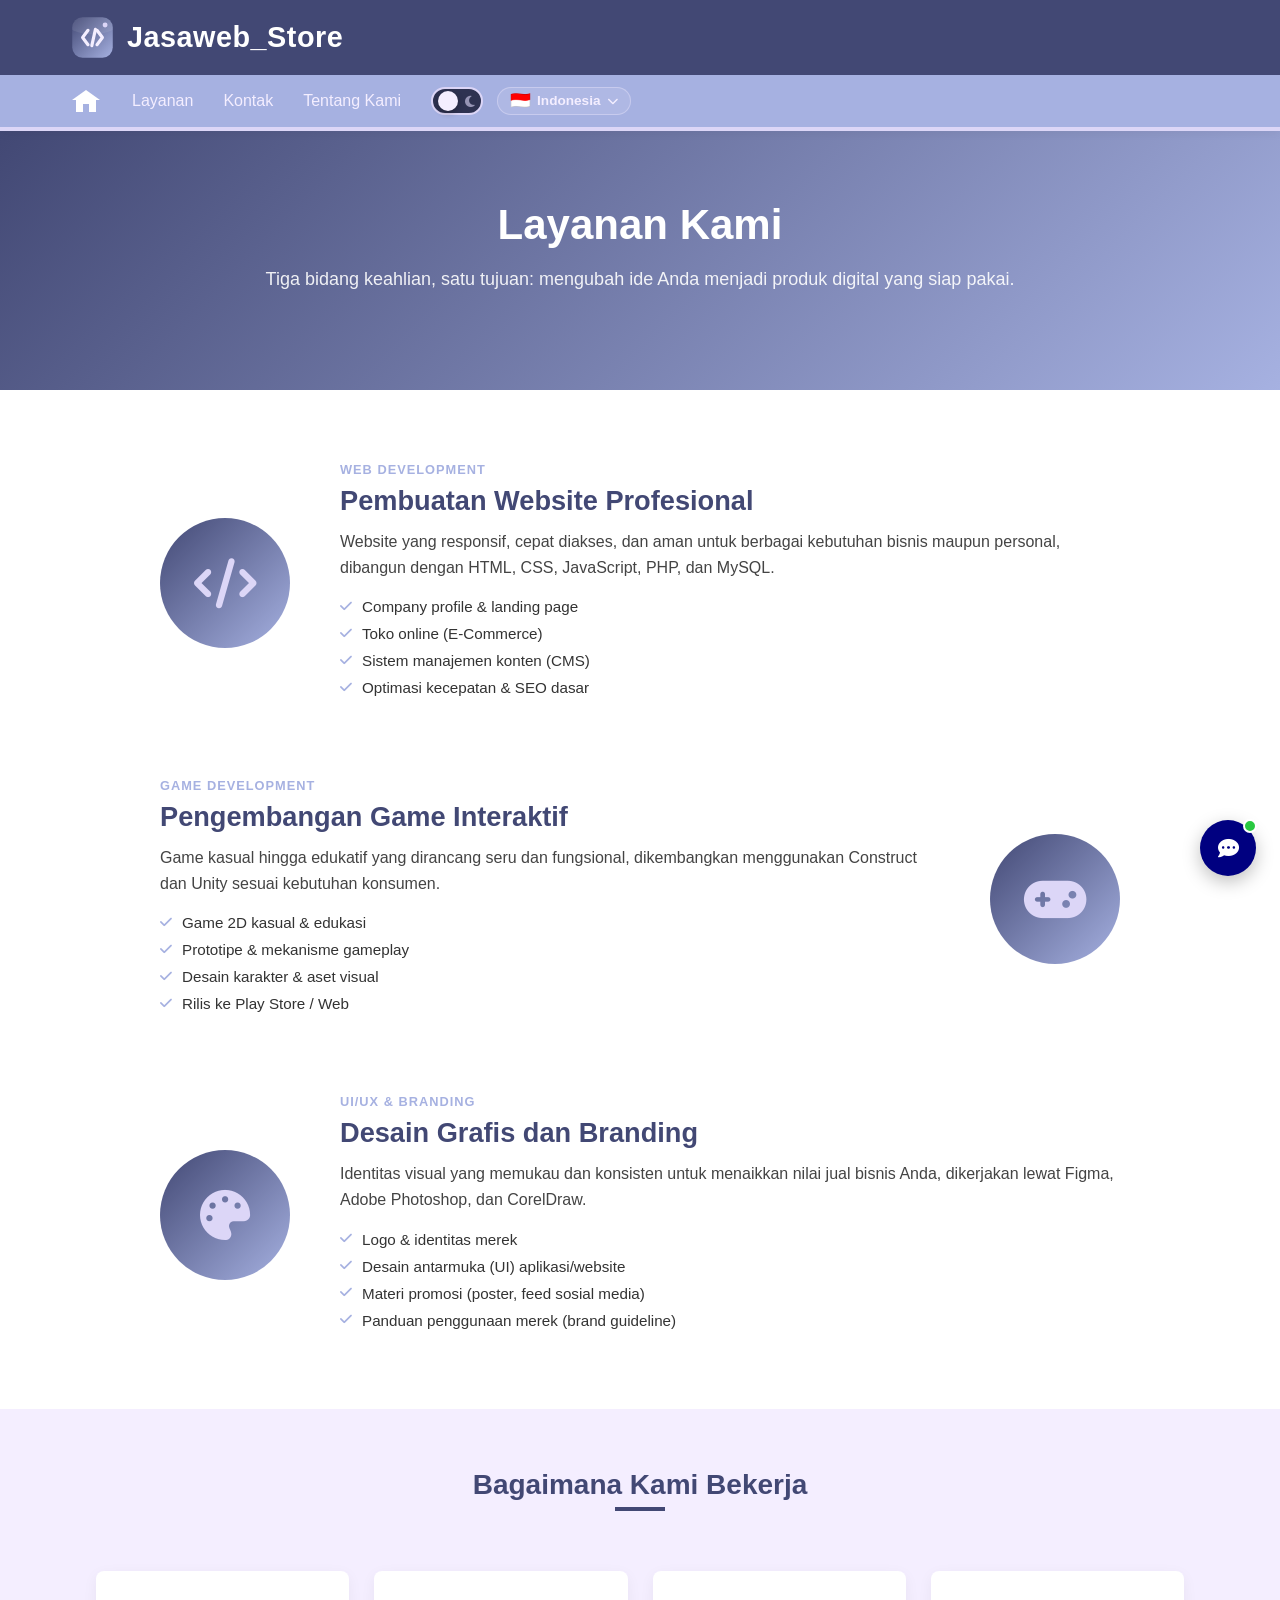
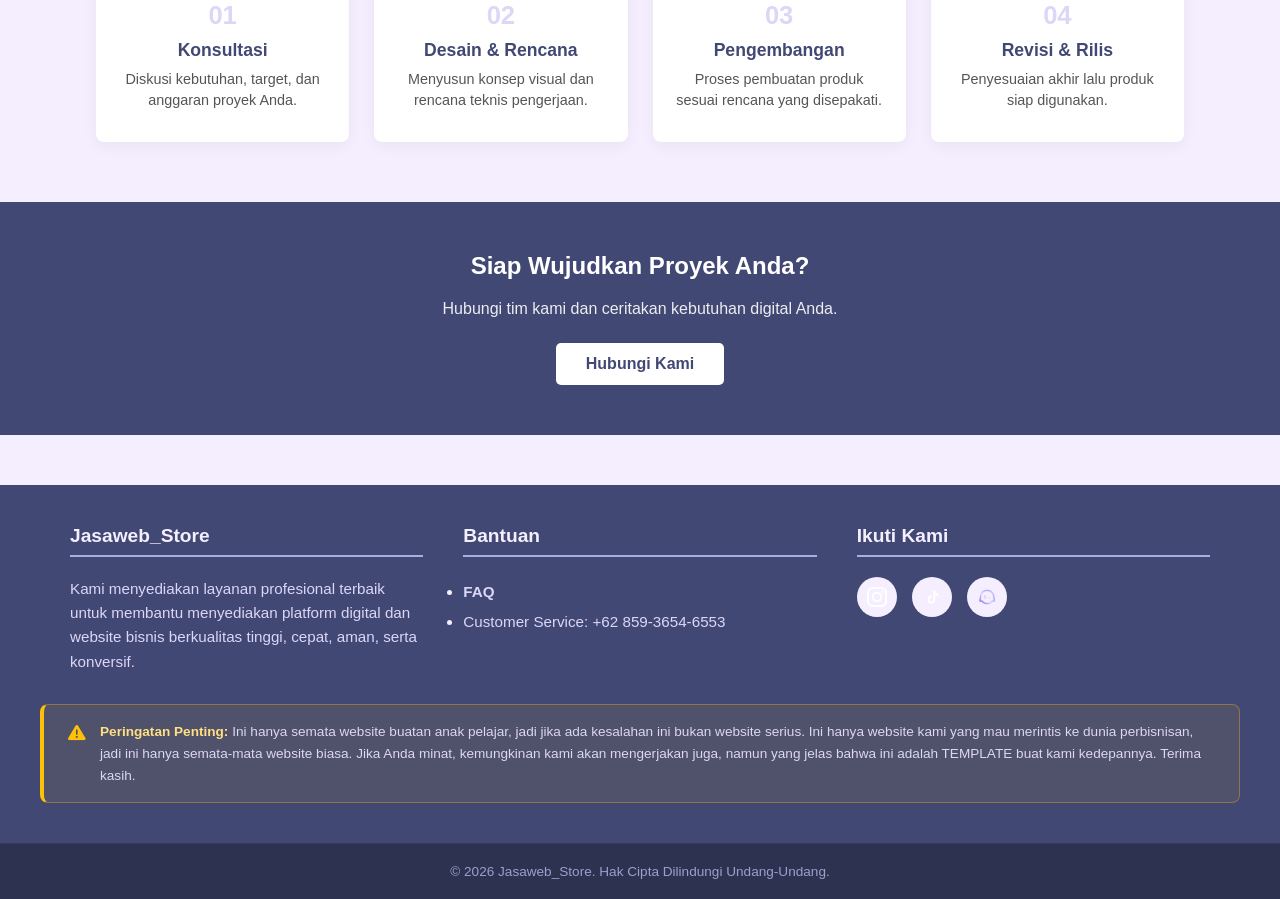
<file: layanan.html>
<!DOCTYPE html>
<html lang="id" data-i18n-page-title="layanan.title">
<head>
    <meta charset="UTF-8">
    <meta name="viewport" content="width=device-width, initial-scale=1.0">
    <title>Layanan Kami - Jasaweb_Store</title>

    <link rel="stylesheet" href="https://cdnjs.cloudflare.com/ajax/libs/font-awesome/6.5.1/css/all.min.css">
    <link rel="stylesheet" href="style.css">
     <script>
        (function () {
            var saved = localStorage.getItem('jw-theme');
            if (saved === 'dark') document.documentElement.setAttribute('data-theme', 'dark');
        })();
    </script>
</head>
<body>

    <!-- Loading Animation -->
    <div id="page-loader">
        <div class="loader-logo-wrap">
            <div class="loader-ring"></div>
            <div class="loader-logo-inner">JS</div>
        </div>
        <div class="loader-text">Memuat<span class="loader-dot">.</span><span class="loader-dot">.</span><span class="loader-dot">.</span></div>
    </div>
    <script>
        (function () {
            function hideLoader() {
                var loader = document.getElementById('page-loader');
                if (!loader) return;
                loader.classList.add('loader-hidden');
                setTimeout(function () { loader.remove(); }, 550);
            }
            window.addEventListener('load', function () {
                setTimeout(hideLoader, 350);
            });
            // Jaga-jaga kalau event 'load' telat/gagal, paksa hilang setelah 3.5 detik
            setTimeout(hideLoader, 3500);
        })();
    </script>
    <nav class="navbar">
        <div class="brand">
            <img src="img/logo_jasaweb.svg" alt="Logo" class="brand-img">
            <span class="brand-title">Jasaweb_Store</span>
        </div>

        <div class="nav-menu">
            <div class="nav-menu-container">
                <a href="index.html" class="home-logo" title="Beranda">
                    <div class="house-roof"></div>
                    <div class="house-body"></div>
                </a>
                <button class="nav-toggle-btn" id="nav-toggle-btn" type="button" aria-label="Buka menu">
                    <i class="fa-solid fa-bars"></i>
                </button>
                <div class="nav-links-wrap" id="nav-links-wrap">

                <a href="layanan.html" class="nav-link" data-i18n="nav.layanan">Layanan</a>
                <a href="kontak.html" class="nav-link" data-i18n="nav.kontak">Kontak</a>
                <a href="tentang_kami.html" class="nav-link" data-i18n="nav.tentang">Tentang Kami</a>

                <!-- Dark Mode Toggle + Pilihan Bahasa -->
                <div class="nav-tools">
                    <button id="theme-toggle-btn" class="theme-toggle" type="button" aria-label="Ganti mode gelap/terang" title="Dark / Light Mode">
                        <span class="toggle-icon icon-sun"><i class="fa-solid fa-sun"></i></span>
                        <span class="toggle-icon icon-moon"><i class="fa-solid fa-moon"></i></span>
                        <span class="toggle-knob"></span>
                    </button>
                    <div class="lang-switcher" id="lang-switcher">
                        <button class="lang-current" id="lang-current-btn" type="button" aria-label="Pilih bahasa">
                            <span class="flag-emoji" id="lang-current-flag">🇮🇩</span>
                            <span class="lang-label" id="lang-current-label">Indonesia</span>
                            <span class="lang-caret"><i class="fa-solid fa-chevron-down"></i></span>
                        </button>
                        <div class="lang-menu">
                            <button class="lang-option" data-lang="id" type="button"><span class="flag-emoji">🇮🇩</span> Indonesia</button>
                            <button class="lang-option" data-lang="en" type="button"><span class="flag-emoji">🇬🇧</span> English</button>
                            <button class="lang-option" data-lang="ms" type="button"><span class="flag-emoji">🇲🇾</span> Malaysia</button>
                        </div>
                    </div>
                </div>
                </div>
            </div>
        </div>
    </nav>

    <!-- Hero Layanan -->
    <section class="hero hero-layanan">
        <div class="hero-content">
            <h1 data-i18n="layanan.hero.title">Layanan Kami</h1>
            <p data-i18n="layanan.hero.desc">Tiga bidang keahlian, satu tujuan: mengubah ide Anda menjadi produk digital yang siap pakai.</p>
        </div>
    </section>

    <!-- Detail Layanan -->
    <section class="layanan-detail">
        <div class="container">

            <!-- Layanan 1: Web -->
            <div class="layanan-item">
                <div class="layanan-icon-wrap">
                    <i class="fa-solid fa-code"></i>
                </div>
                <div class="layanan-text">
                    <span class="layanan-eyebrow" data-i18n="layanan.web.eyebrow">Web Development</span>
                    <h2 data-i18n="layanan.web.title">Pembuatan Website Profesional</h2>
                    <p data-i18n="layanan.web.desc">Website yang responsif, cepat diakses, dan aman untuk berbagai kebutuhan bisnis maupun personal, dibangun dengan HTML, CSS, JavaScript, PHP, dan MySQL.</p>
                    <ul class="layanan-list">
                        <li><i class="fa-solid fa-check"></i> <span data-i18n="layanan.web.l1">Company profile & landing page</span></li>
                        <li><i class="fa-solid fa-check"></i> <span data-i18n="layanan.web.l2">Toko online (E-Commerce)</span></li>
                        <li><i class="fa-solid fa-check"></i> <span data-i18n="layanan.web.l3">Sistem manajemen konten (CMS)</span></li>
                        <li><i class="fa-solid fa-check"></i> <span data-i18n="layanan.web.l4">Optimasi kecepatan & SEO dasar</span></li>
                    </ul>
                </div>
            </div>

            <!-- Layanan 2: Game -->
            <div class="layanan-item layanan-reverse">
                <div class="layanan-icon-wrap">
                    <i class="fa-solid fa-gamepad"></i>
                </div>
                <div class="layanan-text">
                    <span class="layanan-eyebrow" data-i18n="layanan.game.eyebrow">Game Development</span>
                    <h2 data-i18n="layanan.game.title">Pengembangan Game Interaktif</h2>
                    <p data-i18n="layanan.game.desc">Game kasual hingga edukatif yang dirancang seru dan fungsional, dikembangkan menggunakan Construct dan Unity sesuai kebutuhan konsumen.</p>
                    <ul class="layanan-list">
                        <li><i class="fa-solid fa-check"></i> <span data-i18n="layanan.game.l1">Game 2D kasual & edukasi</span></li>
                        <li><i class="fa-solid fa-check"></i> <span data-i18n="layanan.game.l2">Prototipe & mekanisme gameplay</span></li>
                        <li><i class="fa-solid fa-check"></i> <span data-i18n="layanan.game.l3">Desain karakter & aset visual</span></li>
                        <li><i class="fa-solid fa-check"></i> <span data-i18n="layanan.game.l4">Rilis ke Play Store / Web</span></li>
                    </ul>
                </div>
            </div>

            <!-- Layanan 3: Desain -->
            <div class="layanan-item">
                <div class="layanan-icon-wrap">
                    <i class="fa-solid fa-palette"></i>
                </div>
                <div class="layanan-text">
                    <span class="layanan-eyebrow" data-i18n="layanan.design.eyebrow">UI/UX & Branding</span>
                    <h2 data-i18n="layanan.design.title">Desain Grafis dan Branding</h2>
                    <p data-i18n="layanan.design.desc">Identitas visual yang memukau dan konsisten untuk menaikkan nilai jual bisnis Anda, dikerjakan lewat Figma, Adobe Photoshop, dan CorelDraw.</p>
                    <ul class="layanan-list">
                        <li><i class="fa-solid fa-check"></i> <span data-i18n="layanan.design.l1">Logo & identitas merek</span></li>
                        <li><i class="fa-solid fa-check"></i> <span data-i18n="layanan.design.l2">Desain antarmuka (UI) aplikasi/website</span></li>
                        <li><i class="fa-solid fa-check"></i> <span data-i18n="layanan.design.l3">Materi promosi (poster, feed sosial media)</span></li>
                        <li><i class="fa-solid fa-check"></i> <span data-i18n="layanan.design.l4">Panduan penggunaan merek (brand guideline)</span></li>
                    </ul>
                </div>
            </div>

        </div>
    </section>

    <!-- Alur Kerja -->
    <section class="alur-kerja">
        <div class="container">
            <center><h2 class="section-title" data-i18n="layanan.alur.title">Bagaimana Kami Bekerja</h2></center>
            <div class="alur-grid">
                <div class="alur-step">
                    <span class="alur-num">01</span>
                    <h3 data-i18n="layanan.alur1.title">Konsultasi</h3>
                    <p data-i18n="layanan.alur1.desc">Diskusi kebutuhan, target, dan anggaran proyek Anda.</p>
                </div>
                <div class="alur-step">
                    <span class="alur-num">02</span>
                    <h3 data-i18n="layanan.alur2.title">Desain & Rencana</h3>
                    <p data-i18n="layanan.alur2.desc">Menyusun konsep visual dan rencana teknis pengerjaan.</p>
                </div>
                <div class="alur-step">
                    <span class="alur-num">03</span>
                    <h3 data-i18n="layanan.alur3.title">Pengembangan</h3>
                    <p data-i18n="layanan.alur3.desc">Proses pembuatan produk sesuai rencana yang disepakati.</p>
                </div>
                <div class="alur-step">
                    <span class="alur-num">04</span>
                    <h3 data-i18n="layanan.alur4.title">Revisi & Rilis</h3>
                    <p data-i18n="layanan.alur4.desc">Penyesuaian akhir lalu produk siap digunakan.</p>
                </div>
            </div>
        </div>
    </section>

    <!-- CTA -->
    <section class="cta">
        <div class="container">
            <h2 data-i18n="layanan.cta.title">Siap Wujudkan Proyek Anda?</h2>
            <p style="margin-bottom: 25px; opacity: 0.9;" data-i18n="layanan.cta.desc">Hubungi tim kami dan ceritakan kebutuhan digital Anda.</p>
            <a href="https://wa.me/6285936546553" class="btn" data-i18n="layanan.cta.btn">Hubungi Kami</a>
        </div>
    </section>

    <!-- Footer -->
    <footer id="kontak">
        <div class="footer-container">
            <div class="footer-box">
                <h3 data-i18n="common.footer.brand">Jasaweb_Store</h3>
                <p class="footer-desc" data-i18n="common.footer.desc">
                    Kami menyediakan layanan profesional terbaik untuk membantu menyediakan platform digital dan website bisnis berkualitas tinggi, cepat, aman, serta konversif.
                </p>
            </div>

            <div class="footer-box">
                <h3 data-i18n="common.footer.bantuan">Bantuan</h3>
                <ul class="footer-links">
                    <li><a href="faq.html"><b data-i18n="common.footer.faq">FAQ</b></a></li>
                    <li><a href="https://wa.me/6285936546553" data-i18n="common.footer.cs">Customer Service: +62 859-3654-6553</a></li>
                </ul>
            </div>

            <div class="footer-box">
                <h3 data-i18n="common.footer.ikuti">Ikuti Kami</h3>
                <div class="footer-socials">
                    <a href="https://www.instagram.com/arista.maulana311/" target="_blank" rel="noopener" class="social-icon instagram"><img src="img/instagram.png" width="20" alt="Instagram"></a>
                    <a href="https://www.tiktok.com/@arista.032" target="_blank" rel="noopener" class="social-icon tiktok"><img src="img/tiktok.png" width="20" alt="TikTok"></a>
                    <a href="https://polybuzz.ai/su/XV21kIvupog" target="_blank" rel="noopener" class="social-icon pollybuzz"><img src="img/pollybuzz.png" width="20" alt="PollyBuzz"></a>
                </div>
            </div>
        </div>

        <div class="disclaimer-box">
            <i class="fa-solid fa-triangle-exclamation"></i>
            <p><strong data-i18n="common.disclaimer">Peringatan Penting:</strong> <span data-i18n="common.disclaimer.text">Ini hanya semata website buatan anak pelajar, jadi jika ada kesalahan ini bukan website serius. Ini hanya website kami yang mau merintis ke dunia perbisnisan, jadi ini hanya semata-mata website biasa. Jika Anda minat, kemungkinan kami akan mengerjakan juga, namun yang jelas bahwa ini adalah TEMPLATE buat kami kedepannya. Terima kasih.</span></p>
        </div>

        <div class="footer-bottom">
            <p data-i18n="common.copyright">&copy; 2026 Jasaweb_Store. Hak Cipta Dilindungi Undang-Undang.</p>
        </div>
    </footer>
    <!-- Live Chat Widget -->
    <div class="chat-widget" id="chat-widget">
        <div class="chat-panel" id="chat-panel">
            <div class="chat-panel-header">
                <div class="chat-avatar"><i class="fa-solid fa-headset"></i></div>
                <div>
                    <p class="chat-panel-title" data-i18n="chat.title">Chat dengan Kami</p>
                    <p class="chat-panel-status" data-i18n="chat.status">🟢 Online sekarang</p>
                </div>
                <button class="chat-panel-close" id="chat-panel-close" aria-label="Tutup"><i class="fa-solid fa-xmark"></i></button>
            </div>
            <div class="chat-panel-body">
                <div class="chat-msg" data-i18n="chat.greeting">Halo! 👋 Ada yang bisa kami bantu seputar layanan atau harga?</div>
            </div>
            <a href="https://wa.me/6285936546553" target="_blank" rel="noopener" class="chat-panel-cta">
                <i class="fa-brands fa-whatsapp"></i>
                <span data-i18n="chat.cta">Mulai Chat di WhatsApp</span>
            </a>
        </div>

        <button class="chat-bubble-btn" id="chat-bubble-btn" data-i18n-title="chat.bubble.tooltip" title="Butuh bantuan?">
            <i class="fa-solid fa-comment-dots chat-icon-open"></i>
            <i class="fa-solid fa-xmark chat-icon-close"></i>
            <span class="chat-ping"></span>
        </button>
    </div>

    <script>
/* =========================================================
   Jasaweb_Store — Live Chat Widget (sederhana)
   Bubble mengambang -> klik -> panel popup -> tombol lanjut ke WhatsApp
   ========================================================= */

document.addEventListener('DOMContentLoaded', function () {
    const widget = document.getElementById('chat-widget');
    const bubbleBtn = document.getElementById('chat-bubble-btn');
    const closeBtn = document.getElementById('chat-panel-close');

    if (!widget || !bubbleBtn) return;

    function openWidget() {
        widget.classList.add('open');
    }

    function closeWidget() {
        widget.classList.remove('open');
    }

    bubbleBtn.addEventListener('click', function (e) {
        e.stopPropagation();
        widget.classList.contains('open') ? closeWidget() : openWidget();
    });

    if (closeBtn) {
        closeBtn.addEventListener('click', function (e) {
            e.stopPropagation();
            closeWidget();
        });
    }

    // Klik di luar widget otomatis nutup panel
    document.addEventListener('click', function (e) {
        if (!widget.contains(e.target)) closeWidget();
    });

    // Cegah klik di dalam panel ikut nutup panel
    const panel = document.getElementById('chat-panel');
    if (panel) {
        panel.addEventListener('click', function (e) {
            e.stopPropagation();
        });
    }

    // Kasih perhatian dikit ke pengunjung baru: bubble "mikir" pelan 4 detik setelah halaman kebuka
    setTimeout(function () {
        if (!widget.classList.contains('open')) {
            bubbleBtn.classList.add('chat-attention');
            setTimeout(function () {
                bubbleBtn.classList.remove('chat-attention');
            }, 1600);
        }
    }, 4000);
});

</script>
    <script>
/* =========================================================
   Jasaweb_Store — Hamburger Menu (mobile)
   ========================================================= */

document.addEventListener('DOMContentLoaded', function () {
    const toggleBtn = document.getElementById('nav-toggle-btn');
    const linksWrap = document.getElementById('nav-links-wrap');

    if (!toggleBtn || !linksWrap) return;

    toggleBtn.addEventListener('click', function (e) {
        e.stopPropagation();
        linksWrap.classList.toggle('open');
    });

    // Otomatis nutup menu kalau salah satu link navigasi diklik
    linksWrap.querySelectorAll('.nav-link').forEach(function (link) {
        link.addEventListener('click', function () {
            linksWrap.classList.remove('open');
        });
    });

    // Klik di luar navbar otomatis nutup menu
    document.addEventListener('click', function (e) {
        if (!linksWrap.contains(e.target) && e.target !== toggleBtn && !toggleBtn.contains(e.target)) {
            linksWrap.classList.remove('open');
        }
    });
});

</script>
    <script>
/* =========================================================
   Jasaweb_Store — Scroll Reveal (fade-in saat discroll)
   Aman dipakai tanpa JS: default elemen tetap kelihatan normal,
   animasi cuma nyala kalau browser dukung IntersectionObserver.
   ========================================================= */

document.addEventListener('DOMContentLoaded', function () {
    if (!('IntersectionObserver' in window)) return;

    const selector = [
        '.service-card',
        '.harga-card',
        '.layanan-item',
        '.alur-step',
        '.kartu-tech',
        '.kartu-developer',
        '.accordion-item',
        '.info-item',
        '.testimoni-card'
    ].join(', ');

    const targets = document.querySelectorAll(selector);
    if (targets.length === 0) return;

    targets.forEach(function (el, i) {
        el.classList.add('reveal-init');
        // Jeda kecil biar kartu sebaris gak muncul barengan kaku
        el.style.transitionDelay = (i % 4) * 0.08 + 's';
    });

    const observer = new IntersectionObserver(function (entries) {
        entries.forEach(function (entry) {
            if (entry.isIntersecting) {
                entry.target.classList.add('reveal-in');
                observer.unobserve(entry.target);
            }
        });
    }, { threshold: 0.15, rootMargin: '0px 0px -40px 0px' });

    targets.forEach(function (el) {
        observer.observe(el);
    });
});

</script>


    <script>

(function initThemeToggle() {
  var toggleBtn = document.getElementById('theme-toggle-btn');
  if (!toggleBtn) return;
  toggleBtn.addEventListener('click', function () {
    var current = document.documentElement.getAttribute('data-theme') || 'light';
    var next = current === 'dark' ? 'light' : 'dark';
    document.documentElement.setAttribute('data-theme', next);
    localStorage.setItem('jw-theme', next);
  });
})();
/* =========================================================
   Jasaweb_Store — Fitur Multi Bahasa (Indonesia / English / Malaysia)
   File ini berdiri sendiri, khusus untuk urusan terjemahan.
   ========================================================= */

/* ---------- 1. KAMUS TERJEMAHAN ---------- */
const translations = {
  id: {
    "nav.beranda": "Beranda",
    "nav.layanan": "Layanan",
    "nav.kontak": "Kontak",
    "nav.tentang": "Tentang Kami",

    "common.footer.brand": "Jasaweb_Store",
    "common.footer.desc": "Kami menyediakan layanan profesional terbaik untuk membantu menyediakan platform digital dan website bisnis berkualitas tinggi, cepat, aman, serta konversif.",
    "common.footer.bantuan": "Bantuan",
    "common.footer.faq": "FAQ",
    "common.footer.cs": "Customer Service: +62 859-3654-6553",
    "common.footer.ikuti": "Ikuti Kami",
    "common.disclaimer": "Peringatan Penting:",
    "common.disclaimer.text": "Ini hanya semata website buatan anak pelajar, jadi jika ada kesalahan ini bukan website serius. Ini hanya website kami yang mau merintis ke dunia perbisnisan, jadi ini hanya semata-mata website biasa. Jika Anda minat, kemungkinan kami akan mengerjakan juga, namun yang jelas bahwa ini adalah TEMPLATE buat kami kedepannya. Terima kasih.",
    "common.copyright": "© 2026 Jasaweb_Store. Hak Cipta Dilindungi Undang-Undang.",
    "chat.bubble.tooltip": "Butuh bantuan?",
    "chat.title": "Chat dengan Kami",
    "chat.status": "🟢 Online sekarang",
    "chat.greeting": "Halo! 👋 Ada yang bisa kami bantu seputar layanan atau harga?",
    "chat.cta": "Mulai Chat di WhatsApp",

    "index.title": "Jasaweb_Store - Solusi Digital Terdepan",
    "index.slide1.title": "Website Profesional & Kredibel",
    "index.slide1.desc": "Dibangun dengan HTML, CSS, JavaScript, PHP, dan MySQL — cepat, aman, dan siap bersaing.",
    "index.slide2.title": "Konsultasi Gratis Bersama Tim Kami",
    "index.slide2.desc": "Diskusikan kebutuhan proyek Anda tanpa biaya, kami bantu carikan solusi paling pas.",
    "index.slide3.title": "Optimasi SEO & Tracking Pengunjung",
    "index.slide3.desc": "Website Anda lebih mudah ditemukan di Google, sekaligus terpantau lewat Google Analytics.",
    "index.hero.cta": "Mulai Proyek Anda",

    "index.profile.title": "Profil Website Kami",
    "index.profile.desc": "\"Menjadi agensi solusi digital terdepan yang inovatif, tepercaya, dan mampu membantu siapa saja menciptakan produk digital berkualitas global, baik berupa website, game, maupun desain kreatif.\"",

    "index.services.title": "Layanan Yang Kami Ditawarkan",
    "index.services.web.title": "Web Development",
    "index.services.web.desc": "Pembuatan website profesional yang responsif, cepat, aman, dan ramah pengguna (user-friendly) menggunakan teknologi HTML, CSS, JS, PHP, & MySQL.",
    "index.services.game.title": "Game Development",
    "index.services.game.desc": "Pengembangan game interaktif yang seru, fungsional, dan kustom sesuai kebutuhan konsumen berbasis Construct, Unity, & Game Engine Modern.",
    "index.services.design.title": "UI/UX & Branding",
    "index.services.design.desc": "Menghadirkan desain grafis memukau serta strategi branding visual lewat Figma, Photoshop, dan CorelDraw untuk menaikkan nilai jual bisnis Anda.",

    "index.harga.title": "Paket Harga",
    "index.harga.subtitle": "Semua paket sudah termasuk hosting, domain, dan maintenance dasar 1 tahun.",
    "index.harga.sekali": "Sekali bayar",
    "index.harga.btn": "Pilih Paket",
    "index.harga.badge": "Paling Diminati",

    "index.harga.landing.title": "Landing Page",
    "index.harga.landing.f1": "1 halaman utama",
    "index.harga.landing.f2": "Domain .com + hosting 1 tahun",
    "index.harga.landing.f3": "Desain responsif (mobile-friendly)",
    "index.harga.landing.f4": "Integrasi tombol WhatsApp",
    "index.harga.landing.f5": "Pengerjaan ±4 hari kerja",

    "index.harga.company.title": "Company Profile",
    "index.harga.company.f1": "Hingga 5 halaman (Beranda, Tentang, Layanan, dll)",
    "index.harga.company.f2": "Domain .com + hosting 1 tahun",
    "index.harga.company.f3": "SEO On-Page dasar",
    "index.harga.company.f4": "Google Analytics & Search Console",
    "index.harga.company.f5": "Pengerjaan ±7 hari kerja",

    "index.harga.toko.title": "Toko Online",
    "index.harga.toko.f1": "Semua fitur paket Company Profile",
    "index.harga.toko.f2": "Katalog produk & keranjang belanja",
    "index.harga.toko.f3": "Integrasi pembayaran & checkout WhatsApp",
    "index.harga.toko.f4": "Panel kelola produk sendiri",
    "index.harga.toko.f5": "Pengerjaan ±10 hari kerja",

    "index.harga.custom.title": "Custom Badan Usaha",
    "index.harga.custom.f1": "Semua fitur paket Toko Online",
    "index.harga.custom.f2": "Domain resmi .co.id",
    "index.harga.custom.f3": "Desain & fitur 100% custom",
    "index.harga.custom.f4": "Garansi keamanan anti-hack",
    "index.harga.custom.f5": "Konsultasi prioritas",

    "index.cta.title": "Punya Proyek Seru Yang Ingin Diwujudkan?",
    "index.cta.desc": "Tim talenta muda berbakat kami dari SMKN 1 Panji siap merealisasikannya bersama Anda.",
    "index.cta.btn": "Kenali Tim Kami",

    "kontak.title": "Kontak Kami - Jasaweb_Store",
    "kontak.hero.title": "Hubungi Kami",
    "kontak.hero.desc": "Ada pertanyaan atau mau mulai proyek? Kirim pesan atau datang langsung ke kantor kami.",
    "kontak.info.title": "Informasi Kontak",
    "kontak.alamat.title": "Alamat Kantor",
    "kontak.telp.title": "Telepon Kantor",
    "kontak.email.title": "Email",
    "kontak.wa.title": "WhatsApp Customer Service",
    "kontak.form.title": "Kirim Pesan",
    "kontak.form.desc": "Isi form di bawah ini, nanti pesan kamu langsung kebuka lewat aplikasi email Kami.",
    "kontak.form.nama": "Nama Lengkap",
    "kontak.form.nama.ph": "Nama kamu",
    "kontak.form.email.ph": "nama@email.com",
    "kontak.form.subjek": "Subjek",
    "kontak.form.subjek.ph": "Contoh: Tanya paket website",
    "kontak.form.pesan": "Pesan",
    "kontak.form.pesan.ph": "Tulis pesan kamu di sini...",
    "kontak.form.btn": "Kirim Pesan",
    "kontak.form.sending": "Mengirim...",
    "kontak.form.success": "✅ Pesan berhasil terkirim! Kami akan segera menghubungi Anda.",
    "kontak.form.fail": "❌ Gagal mengirim pesan. Silakan coba lagi atau hubungi kami via WhatsApp.",

    "layanan.title": "Layanan Kami - Jasaweb_Store",
    "layanan.hero.title": "Layanan Kami",
    "layanan.hero.desc": "Tiga bidang keahlian, satu tujuan: mengubah ide Anda menjadi produk digital yang siap pakai.",

    "layanan.web.eyebrow": "Web Development",
    "layanan.web.title": "Pembuatan Website Profesional",
    "layanan.web.desc": "Website yang responsif, cepat diakses, dan aman untuk berbagai kebutuhan bisnis maupun personal, dibangun dengan HTML, CSS, JavaScript, PHP, dan MySQL.",
    "layanan.web.l1": "Company profile & landing page",
    "layanan.web.l2": "Toko online (E-Commerce)",
    "layanan.web.l3": "Sistem manajemen konten (CMS)",
    "layanan.web.l4": "Optimasi kecepatan & SEO dasar",

    "layanan.game.eyebrow": "Game Development",
    "layanan.game.title": "Pengembangan Game Interaktif",
    "layanan.game.desc": "Game kasual hingga edukatif yang dirancang seru dan fungsional, dikembangkan menggunakan Construct dan Unity sesuai kebutuhan konsumen.",
    "layanan.game.l1": "Game 2D kasual & edukasi",
    "layanan.game.l2": "Prototipe & mekanisme gameplay",
    "layanan.game.l3": "Desain karakter & aset visual",
    "layanan.game.l4": "Rilis ke Play Store / Web",

    "layanan.design.eyebrow": "UI/UX & Branding",
    "layanan.design.title": "Desain Grafis dan Branding",
    "layanan.design.desc": "Identitas visual yang memukau dan konsisten untuk menaikkan nilai jual bisnis Anda, dikerjakan lewat Figma, Adobe Photoshop, dan CorelDraw.",
    "layanan.design.l1": "Logo & identitas merek",
    "layanan.design.l2": "Desain antarmuka (UI) aplikasi/website",
    "layanan.design.l3": "Materi promosi (poster, feed sosial media)",
    "layanan.design.l4": "Panduan penggunaan merek (brand guideline)",

    "layanan.alur.title": "Bagaimana Kami Bekerja",
    "layanan.alur1.title": "Konsultasi",
    "layanan.alur1.desc": "Diskusi kebutuhan, target, dan anggaran proyek Anda.",
    "layanan.alur2.title": "Desain & Rencana",
    "layanan.alur2.desc": "Menyusun konsep visual dan rencana teknis pengerjaan.",
    "layanan.alur3.title": "Pengembangan",
    "layanan.alur3.desc": "Proses pembuatan produk sesuai rencana yang disepakati.",
    "layanan.alur4.title": "Revisi & Rilis",
    "layanan.alur4.desc": "Penyesuaian akhir lalu produk siap digunakan.",

    "layanan.cta.title": "Siap Wujudkan Proyek Anda?",
    "layanan.cta.desc": "Hubungi tim kami dan ceritakan kebutuhan digital Anda.",
    "layanan.cta.btn": "Hubungi Kami",

    "faq.title": "Pertanyaan yang Sering Ditanya - Jasaweb_Store",
    "faq.heading": "Pertanyaan yang sering ditanya",
    "faq.subtitle": "Seputar jasa pembuatan website company profile di Jasaweb_Store.",
    "faq.q1": "Berapa biaya jasa pembuatan website company profile?",
    "faq.a1": "Biaya pembuatan website bervariasi mulai dari Rp 953.930 untuk paket Landing Page hingga Rp 1.865.900 untuk paket custom badan usaha (co.id). Biaya ini sudah all-in termasuk hosting, domain, dan maintenance dasar selama satu tahun penuh.",
    "faq.q2": "Berapa lama website perusahaan saya selesai?",
    "faq.a2": "Durasi pengerjaan sangat bergantung pada paket yang dipilih. Untuk paket Landing Page standar membutuhkan waktu sekitar 4 hari kerja, sedangkan untuk paket Company Profile lengkap berkisar antara 7 hari kerja setelah seluruh data konten kami terima.",
    "faq.q3": "Pilih domain apa — .com atau .co.id? Apa bedanya?",
    "faq.a3": "Domain <b>.com</b> bersifat komersial umum global dan dapat didaftarkan oleh siapa saja tanpa persyaratan khusus. Sementara domain <b>.co.id</b> dikhususkan untuk badan usaha resmi di Indonesia (CV/PT) dan memerlukan dokumen legalitas resmi seperti SIUP/NIB. Menggunakan .co.id memberikan tingkat kepercayaan tinggi di mata korporat.",
    "faq.q4": "Apakah ada tracking biar tahu jumlah pengunjung & leads?",
    "faq.a4": "Ya, tentu saja. Setiap website yang kami buat sudah kami integrasikan dengan Google Analytics 4 (GA4) dan Google Tag Manager (GTM). Anda bisa memantau data jumlah pengunjung harian hingga tombol aksi mana saja (seperti tombol WhatsApp) yang paling sering diklik oleh prospek.",
    "faq.q5": "Apakah website-nya bisa muncul di Google (SEO)?",
    "faq.a5": "Kami menerapkan optimasi struktur SEO On-Page standar di setiap rancangan web, termasuk pengaturan meta tags, optimasi kecepatan gambar, dan pendaftaran sitemap ke Google Search Console agar website Anda lebih mudah merangkak naik dan terindeks di mesin pencari.",
    "faq.q6": "Apakah bisa tambah halaman / custom desain?",
    "faq.a6": "Bisa sekali. Sistem website kami dibangun menggunakan struktur modular yang fleksibel. Jika di kemudian hari bisnis Anda berkembang dan membutuhkan tambahan halaman layanan, integrasi blog, maupun rombakan desain layout, tim kami siap membantu melakukan pengembangan lanjutan.",
    "faq.q7": "Saya belum punya konten/foto, apakah dibantu?",
    "faq.a7": "Jangan khawatir. Jika Anda belum memiliki materi tertulis, tim copywriting kami akan membantu merancang teks penawaran yang menarik berdasarkan profil bisnis Anda. Untuk kebutuhan foto, kami juga menyediakan aset gambar ilustrasi premium bebas hak cipta yang relevan dengan bidang industri Anda.",
    "faq.q8": "Bagaimana cara kerja garansi anti-hack-nya?",
    "faq.a8": "Kami menerapkan sistem keamanan berlapis meliputi pemasangan SSL bersertifikasi, pembatasan hak akses login, serta backup data berkala secara otomatis. Jika terjadi kendala sistem atau serangan siber dalam masa aktif maintenance, tim teknis kami akan memulihkan dan membersihkan website Anda tanpa biaya tambahan.",

    "tentang.title": "Arista Maulana Lutfi",
    "tentang.hero.title": "Tentang Kami",
    "tentang.hero.desc": "Kenali lebih dekat siapa kami, visi kami, dan perjalanan Jasaweb_Store dari awal dirintis.",
    "tentang.judul": "INFORMASI TENTANG SITUS SAYA",
    "tentang.subintro": "Selamat datang di Jasaweb_Store. Kami siap membantu mentransformasikan ide-ide kreatif Anda menjadi produk nyata bernilai tinggi melalui keahlian kami di bidang teknologi, game, dan desain visual.",

    "tentang.profil.title": "Profil Website Kami",
    "tentang.profil.desc": "Kami menyediakan semua layanan digital yang berbasis teknologi. dimulai dari pembuatan Website dari ide konsumen, Permintaan pembuatan game dengan simple, Desain Grafis yang sangat memukau untuk dilihat dan penyediaan Branding.",

    "tentang.visimisi.title": "Visi & Misi",
    "tentang.visi.title": "Visi",
    "tentang.visi.desc": "\"Menjadi agensi solusi digital terdepan yang inovatif, tepercaya, dan mampu membantu siapa saja menciptakan produk digital berkualitas global, baik berupa website, game, maupun desain kreatif.\"",
    "tentang.misi.title": "Misi",
    "tentang.misi.l1": "Menyediakan layanan pembuatan website yang responsif, cepat, aman, dan ramah pengguna (user-friendly).",
    "tentang.misi.l2": "Mengembangkan game interaktif yang seru dan fungsional sesuai dengan kebutuhan konsumen.",
    "tentang.misi.l3": "Menghadirkan desain grafis serta strategi branding visual yang memukau untuk menaikkan nilai jual bisnis klien.",

    "tentang.latar.title": "Latar Belakang",
    "tentang.latar.p1": "Platform ini awalnya dirintis bersama sebagai sebuah langkah kreatif untuk memanfaatkan waktu luang kami dengan kegiatan yang jauh lebih produktif dan bermanfaat. Berawal dari diskusi ringan di sela-sela kesibukan, kami melihat adanya peluang besar untuk menyalurkan minat dan keahlian bersama di bidang teknologi ke dalam sebuah proyek nyata yang terstruktur.",
    "tentang.latar.p2": "Dari yang semula hanya sekadar mengisi waktu kosong, ide tersebut perlahan bertransformasi menjadi sebuah komitmen serius dan fokus jangka panjang. Kini, kami mendedikasikan platform agensi digital ini untuk menghadirkan berbagai solusi pengembangan web yang kokoh, integrasi sistem yang optimal, serta desain visual kreatif yang mampu membantu digitalisasi dan meningkatkan nilai jual dari setiap proyek maupun bisnis klien kami.",

    "tentang.layananditawarkan.title": "Layanan Yang Ditawarkan",
    "tentang.layanan.l1.title": "E-Katalog Lengkap:",
    "tentang.layanan.l1.desc": "Showcase portofolio digital yang memajang template website siap pakai, demo game interaktif, dan aset desain grafis terbaik karya tim kami untuk memudahkan Anda memilih kebutuhan bisnis.",
    "tentang.layanan.l2.title": "Keanggotaan Digital:",
    "tentang.layanan.l2.desc": "Sistem pendaftaran akun klien yang memberikan kemudahan untuk memantau progres pengerjaan proyek, mengakses revisi, serta mendapatkan promo khusus layanan digital kami.",
    "tentang.layanan.l3.title": "Manajemen Jasa:",
    "tentang.layanan.l3.m1": "1) Jasa Pembuatan Web Profesional",
    "tentang.layanan.l3.m2": "2) Jasa Pembuatan Game",
    "tentang.layanan.l3.m3": "3) Jasa Desain Grafis Dan Branding",

    "tentang.tech.title": "Teknologi Yang Kami Gunakan",
    "tentang.tech.desc": "Kami memanfaatkan ekosistem perangkat lunak dan bahasa pemrograman modern untuk memastikan kualitas produk terbaik:",
    "tentang.tech1.title": "Web Development",
    "tentang.tech1.desc": "HTML, CSS, JavaScript, PHP, & MySQL",
    "tentang.tech2.title": "Game Development",
    "tentang.tech2.desc": "Construct, Unity, & Game Engine Modern",
    "tentang.tech3.title": "UI/UX & Branding",
    "tentang.tech3.desc": "Figma, Adobe Photoshop, & CorelDraw",

    "tentang.portfolio.title": "Portofolio Kami",
    "tentang.portfolio.desc": "Beberapa hasil karya terbaik yang telah dibangun oleh tim pengembang kami:",
    "tentang.portfolio1.title": "E-Commerce Platform",
    "tentang.portfolio1.desc": "Website toko online responsif yang dilengkapi sistem keranjang belanja otomatis.",
    "tentang.portfolio2.title": "Sistem Perpustakaan Digital",
    "tentang.portfolio2.desc": "Aplikasi manajemen buku berbasis web lengkap dengan sistem database pendaftaran anggota.",
    "tentang.portfolio3.title": "Mini-Game Arcade 2D",
    "tentang.portfolio3.desc": "Game kasual interaktif berbasis HTML5/Construct yang ringan, responsif, dan adiktif.",

    "tentang.prinsip.title": "Prinsip & Nilai Kami",
    "tentang.prinsip.desc": "Pondasi utama yang kami pegang teguh dalam menyelesaikan setiap proyek konsumen:",
    "tentang.prinsip1.title": "Inovatif & Kreatif",
    "tentang.prinsip1.desc": "Selalu menghadirkan ide-ide segar dan desain unik agar produk digital Anda tampil beda dari kompetitor.",
    "tentang.prinsip2.title": "Integritas & Kepercayaan",
    "tentang.prinsip2.desc": "Membangun transparansi kerja, menjaga keamanan data, serta berkomitmen penuh menyelesaikan proyek tepat waktu.",
    "tentang.prinsip3.title": "Kualitas Optimal",
    "tentang.prinsip3.desc": "Memastikan setiap baris kode pemrograman bersih, responsif di HP, serta memiliki kecepatan akses yang tinggi.",

    "tentang.tim.title": "Tim Pengembang",
    "tentang.tim.desc": "Aplikasi ini dibangun dan dikembangkan dengan dedikasi penuh oleh talenta muda berbakat:",
    "tentang.tim1.role": "Lead Web Developer",
    "tentang.tim2.role": "Penyedia, Pembantu, Jasa Web",
    "tentang.tim3.role": "Manajemen Kontak Keanggotaan",
    "tentang.tim4.role": "UI/UX Designer",

    "tentang.timeline.title": "Hal Hal Yang Akan Kami Lakukan",
    "tentang.timeline1.title": "Early",
    "tentang.timeline1.desc": "Awal pembuatan website Jasaweb_Store.",
    "tentang.timeline2.title": "Kegiatan",
    "tentang.timeline2.desc": "Mengembangkan pondasi aplikasi, database kustom, dan aset UI/UX.",
    "tentang.timeline3.title": "2026",
    "tentang.timeline3.desc": "Resmi meluncurkan platform web \"Jasaweb_Store\" dengan fitur E-Katalog.",
    "tentang.timeline4.title": "Late 2026",
    "tentang.timeline4.desc": "Target menyelesaikan 10+ proyek web dan desain branding untuk UMKM lokal.",
    "tentang.timeline5.title": "Tujuan",
    "tentang.timeline5.desc": "Memberikan konsultasi gratis sebelum membeli jasa kami.",
    "tentang.timeline6.title": "Future Target",
    "tentang.timeline6.desc": "Akan menjadi agensi digital berbadan hukum yang dipercaya perusahaan nasional.",

    "tentang.hubungi.title": "Hubungi Kami"
  },

  en: {
    "nav.beranda": "Home",
    "nav.layanan": "Services",
    "nav.kontak": "Contact",
    "nav.tentang": "About Us",

    "common.footer.brand": "Jasaweb_Store",
    "common.footer.desc": "We provide the best professional services to help deliver high-quality, fast, secure, and conversion-ready digital platforms and business websites.",
    "common.footer.bantuan": "Help",
    "common.footer.faq": "FAQ",
    "common.footer.cs": "Customer Service: +62 859-3654-6553",
    "common.footer.ikuti": "Follow Us",
    "common.disclaimer": "Important Notice:",
    "common.disclaimer.text": "This is simply a website made by students, so any mistakes here don't mean it's not a serious website. This is just our website as we're starting out in the business world, so it's purely an ordinary website for now. If you're interested, we may take on the project as well, but do note this is a TEMPLATE for our future work. Thank you.",
    "common.copyright": "© 2026 Jasaweb_Store. All Rights Reserved.",
    "chat.bubble.tooltip": "Need help?",
    "chat.title": "Chat With Us",
    "chat.status": "🟢 Online now",
    "chat.greeting": "Hi! 👋 Need help with our services or pricing?",
    "chat.cta": "Start Chat on WhatsApp",

    "index.title": "Jasaweb_Store - Leading Digital Solutions",
    "index.slide1.title": "Professional & Credible Websites",
    "index.slide1.desc": "Built with HTML, CSS, JavaScript, PHP, and MySQL — fast, secure, and ready to compete.",
    "index.slide2.title": "Free Consultation With Our Team",
    "index.slide2.desc": "Discuss your project needs at no cost, we'll help you find the best-fit solution.",
    "index.slide3.title": "SEO Optimization & Visitor Tracking",
    "index.slide3.desc": "Your website becomes easier to find on Google, while being monitored via Google Analytics.",
    "index.hero.cta": "Start Your Project",

    "index.profile.title": "Our Website Profile",
    "index.profile.desc": "\"To become a leading digital solutions agency that is innovative, trusted, and able to help anyone create globally-competitive digital products, whether websites, games, or creative design.\"",

    "index.services.title": "Services We Offer",
    "index.services.web.title": "Web Development",
    "index.services.web.desc": "Building professional websites that are responsive, fast, secure, and user-friendly using HTML, CSS, JS, PHP, & MySQL technology.",
    "index.services.game.title": "Game Development",
    "index.services.game.desc": "Development of fun, functional, and custom interactive games tailored to client needs using Construct, Unity, & modern game engines.",
    "index.services.design.title": "UI/UX & Branding",
    "index.services.design.desc": "Delivering stunning graphic design and visual branding strategy through Figma, Photoshop, and CorelDraw to boost your business's market value.",

    "index.harga.title": "Pricing Packages",
    "index.harga.subtitle": "All packages already include hosting, domain, and 1 year of basic maintenance.",
    "index.harga.sekali": "One-time payment",
    "index.harga.btn": "Choose Package",
    "index.harga.badge": "Most Popular",

    "index.harga.landing.title": "Landing Page",
    "index.harga.landing.f1": "1 main page",
    "index.harga.landing.f2": ".com domain + 1 year hosting",
    "index.harga.landing.f3": "Responsive (mobile-friendly) design",
    "index.harga.landing.f4": "WhatsApp button integration",
    "index.harga.landing.f5": "±4 business days delivery",

    "index.harga.company.title": "Company Profile",
    "index.harga.company.f1": "Up to 5 pages (Home, About, Services, etc.)",
    "index.harga.company.f2": ".com domain + 1 year hosting",
    "index.harga.company.f3": "Basic On-Page SEO",
    "index.harga.company.f4": "Google Analytics & Search Console",
    "index.harga.company.f5": "±7 business days delivery",

    "index.harga.toko.title": "Online Store",
    "index.harga.toko.f1": "All Company Profile package features",
    "index.harga.toko.f2": "Product catalog & shopping cart",
    "index.harga.toko.f3": "Payment integration & WhatsApp checkout",
    "index.harga.toko.f4": "Self-managed product panel",
    "index.harga.toko.f5": "±10 business days delivery",

    "index.harga.custom.title": "Custom Business Entity",
    "index.harga.custom.f1": "All Online Store package features",
    "index.harga.custom.f2": "Official .co.id domain",
    "index.harga.custom.f3": "100% custom design & features",
    "index.harga.custom.f4": "Anti-hack security guarantee",
    "index.harga.custom.f5": "Priority consultation",

    "index.cta.title": "Have An Exciting Project To Bring To Life?",
    "index.cta.desc": "Our talented young team from SMKN 1 Panji is ready to make it happen with you.",
    "index.cta.btn": "Meet Our Team",

    "kontak.title": "Contact Us - Jasaweb_Store",
    "kontak.hero.title": "Contact Us",
    "kontak.hero.desc": "Have a question or want to start a project? Send a message or visit our office directly.",
    "kontak.info.title": "Contact Information",
    "kontak.alamat.title": "Office Address",
    "kontak.telp.title": "Office Phone",
    "kontak.email.title": "Email",
    "kontak.wa.title": "WhatsApp Customer Service",
    "kontak.form.title": "Send a Message",
    "kontak.form.desc": "Fill in the form below, your message will open directly through our email application.",
    "kontak.form.nama": "Full Name",
    "kontak.form.nama.ph": "Your name",
    "kontak.form.email.ph": "name@email.com",
    "kontak.form.subjek": "Subject",
    "kontak.form.subjek.ph": "e.g.: Asking about website package",
    "kontak.form.pesan": "Message",
    "kontak.form.pesan.ph": "Write your message here...",
    "kontak.form.btn": "Send Message",
    "kontak.form.sending": "Sending...",
    "kontak.form.success": "✅ Message sent successfully! We'll get back to you soon.",
    "kontak.form.fail": "❌ Failed to send message. Please try again or contact us via WhatsApp.",

    "layanan.title": "Our Services - Jasaweb_Store",
    "layanan.hero.title": "Our Services",
    "layanan.hero.desc": "Three areas of expertise, one goal: turning your ideas into a ready-to-use digital product.",

    "layanan.web.eyebrow": "Web Development",
    "layanan.web.title": "Professional Website Development",
    "layanan.web.desc": "Responsive, fast, and secure websites for a variety of business and personal needs, built with HTML, CSS, JavaScript, PHP, and MySQL.",
    "layanan.web.l1": "Company profile & landing page",
    "layanan.web.l2": "Online store (E-Commerce)",
    "layanan.web.l3": "Content management system (CMS)",
    "layanan.web.l4": "Speed optimization & basic SEO",

    "layanan.game.eyebrow": "Game Development",
    "layanan.game.title": "Interactive Game Development",
    "layanan.game.desc": "Casual to educational games designed to be fun and functional, built using Construct and Unity based on client needs.",
    "layanan.game.l1": "Casual & educational 2D games",
    "layanan.game.l2": "Prototypes & gameplay mechanics",
    "layanan.game.l3": "Character design & visual assets",
    "layanan.game.l4": "Release to Play Store / Web",

    "layanan.design.eyebrow": "UI/UX & Branding",
    "layanan.design.title": "Graphic Design and Branding",
    "layanan.design.desc": "Stunning, consistent visual identity to boost your business's market value, crafted with Figma, Adobe Photoshop, and CorelDraw.",
    "layanan.design.l1": "Logo & brand identity",
    "layanan.design.l2": "App/website interface (UI) design",
    "layanan.design.l3": "Promotional materials (posters, social media feeds)",
    "layanan.design.l4": "Brand usage guidelines",

    "layanan.alur.title": "How We Work",
    "layanan.alur1.title": "Consultation",
    "layanan.alur1.desc": "Discussing your project's needs, goals, and budget.",
    "layanan.alur2.title": "Design & Planning",
    "layanan.alur2.desc": "Putting together the visual concept and technical work plan.",
    "layanan.alur3.title": "Development",
    "layanan.alur3.desc": "Building the product according to the agreed plan.",
    "layanan.alur4.title": "Revision & Launch",
    "layanan.alur4.desc": "Final adjustments, then the product is ready to use.",

    "layanan.cta.title": "Ready To Bring Your Project To Life?",
    "layanan.cta.desc": "Contact our team and tell us about your digital needs.",
    "layanan.cta.btn": "Contact Us",

    "faq.title": "Frequently Asked Questions - Jasaweb_Store",
    "faq.heading": "Frequently Asked Questions",
    "faq.subtitle": "About our company profile website development service at Jasaweb_Store.",
    "faq.q1": "How much does a company profile website cost?",
    "faq.a1": "Website costs vary, starting from Rp 953,930 for the Landing Page package up to Rp 1,865,900 for the custom business entity (co.id) package. This is an all-in price including hosting, domain, and basic maintenance for a full year.",
    "faq.q2": "How long will my company website take to finish?",
    "faq.a2": "Delivery time depends heavily on the package chosen. The standard Landing Page package takes about 4 business days, while the full Company Profile package takes around 7 business days once we've received all the content.",
    "faq.q3": "Which domain should I choose — .com or .co.id? What's the difference?",
    "faq.a3": "The <b>.com</b> domain is a general global commercial domain that anyone can register without special requirements. Meanwhile, <b>.co.id</b> is reserved for official Indonesian business entities (CV/PT) and requires official legal documents such as a business license/NIB. Using .co.id gives a higher level of trust in the eyes of corporate clients.",
    "faq.q4": "Is there tracking so I know visitor & lead numbers?",
    "faq.a4": "Yes, of course. Every website we build is already integrated with Google Analytics 4 (GA4) and Google Tag Manager (GTM). You can monitor daily visitor data down to which action buttons (like the WhatsApp button) prospects click most often.",
    "faq.q5": "Can the website appear on Google (SEO)?",
    "faq.a5": "We apply standard On-Page SEO optimization to every web design, including meta tag setup, image speed optimization, and sitemap submission to Google Search Console so your website climbs and gets indexed more easily by search engines.",
    "faq.q6": "Can I add pages / a custom design later?",
    "faq.a6": "Absolutely. Our website system is built on a flexible, modular structure. If your business grows down the road and needs additional service pages, blog integration, or a layout redesign, our team is ready to help with further development.",
    "faq.q7": "I don't have content/photos yet, can you help with that?",
    "faq.a7": "No worries. If you don't have written material yet, our copywriting team will help craft engaging copy based on your business profile. For photo needs, we also provide premium, royalty-free illustration assets relevant to your industry.",
    "faq.q8": "How does the anti-hack guarantee work?",
    "faq.a8": "We apply a layered security system including certified SSL installation, restricted login access, and automatic periodic data backups. If a system issue or cyberattack occurs during the active maintenance period, our technical team will restore and clean up your website at no extra cost.",

    "tentang.title": "Arista Maulana Lutfi",
    "tentang.hero.title": "About Us",
    "tentang.hero.desc": "Get to know who we are, our vision, and Jasaweb_Store's journey from the very start.",
    "tentang.judul": "INFORMATION ABOUT OUR SITE",
    "tentang.subintro": "Welcome to Jasaweb_Store. We're ready to help transform your creative ideas into high-value real products through our expertise in technology, games, and visual design.",

    "tentang.profil.title": "Our Website Profile",
    "tentang.profil.desc": "We provide all technology-based digital services, starting from building websites from client ideas, simple game development requests, stunning graphic design, and branding services.",

    "tentang.visimisi.title": "Vision & Mission",
    "tentang.visi.title": "Vision",
    "tentang.visi.desc": "\"To become a leading digital solutions agency that is innovative, trusted, and able to help anyone create globally-competitive digital products, whether websites, games, or creative design.\"",
    "tentang.misi.title": "Mission",
    "tentang.misi.l1": "Providing responsive, fast, secure, and user-friendly website development services.",
    "tentang.misi.l2": "Developing fun and functional interactive games according to client needs.",
    "tentang.misi.l3": "Delivering stunning graphic design and visual branding strategy to boost clients' business value.",

    "tentang.latar.title": "Background",
    "tentang.latar.p1": "This platform was originally started together as a creative way to use our free time on something far more productive and worthwhile. Beginning with a casual discussion between our busy schedules, we saw a great opportunity to channel our shared interest and skills in technology into a real, structured project.",
    "tentang.latar.p2": "What started as simply a way to fill spare time gradually turned into a serious commitment and long-term focus. Today, we dedicate this digital agency platform to delivering solid web development solutions, optimal system integration, and creative visual design that helps digitalize and boost the market value of every client project and business.",

    "tentang.layananditawarkan.title": "Services We Offer",
    "tentang.layanan.l1.title": "Complete E-Catalog:",
    "tentang.layanan.l1.desc": "A digital portfolio showcase featuring ready-to-use website templates, interactive game demos, and our team's best graphic design assets to make choosing your business needs easier.",
    "tentang.layanan.l2.title": "Digital Membership:",
    "tentang.layanan.l2.desc": "A client account registration system that makes it easy to track project progress, access revisions, and get exclusive promos on our digital services.",
    "tentang.layanan.l3.title": "Service Management:",
    "tentang.layanan.l3.m1": "1) Professional Web Development Service",
    "tentang.layanan.l3.m2": "2) Game Development Service",
    "tentang.layanan.l3.m3": "3) Graphic Design and Branding Service",

    "tentang.tech.title": "Technologies We Use",
    "tentang.tech.desc": "We leverage a modern software and programming language ecosystem to ensure the best product quality:",
    "tentang.tech1.title": "Web Development",
    "tentang.tech1.desc": "HTML, CSS, JavaScript, PHP, & MySQL",
    "tentang.tech2.title": "Game Development",
    "tentang.tech2.desc": "Construct, Unity, & Modern Game Engines",
    "tentang.tech3.title": "UI/UX & Branding",
    "tentang.tech3.desc": "Figma, Adobe Photoshop, & CorelDraw",

    "tentang.portfolio.title": "Our Portfolio",
    "tentang.portfolio.desc": "Some of the best work built by our development team:",
    "tentang.portfolio1.title": "E-Commerce Platform",
    "tentang.portfolio1.desc": "A responsive online store website equipped with an automatic shopping cart system.",
    "tentang.portfolio2.title": "Digital Library System",
    "tentang.portfolio2.desc": "A web-based book management application complete with a member registration database system.",
    "tentang.portfolio3.title": "2D Mini-Game Arcade",
    "tentang.portfolio3.desc": "A lightweight, responsive, and addictive HTML5/Construct-based casual game.",

    "tentang.prinsip.title": "Our Principles & Values",
    "tentang.prinsip.desc": "The core foundations we firmly hold to in completing every client project:",
    "tentang.prinsip1.title": "Innovative & Creative",
    "tentang.prinsip1.desc": "Always bringing fresh ideas and unique designs so your digital product stands out from competitors.",
    "tentang.prinsip2.title": "Integrity & Trust",
    "tentang.prinsip2.desc": "Building transparent workflows, safeguarding data security, and fully committing to completing projects on time.",
    "tentang.prinsip3.title": "Optimal Quality",
    "tentang.prinsip3.desc": "Ensuring every line of code is clean, mobile-responsive, and has high access speed.",

    "tentang.tim.title": "Development Team",
    "tentang.tim.desc": "This application was built and developed with full dedication by talented young talents:",
    "tentang.tim1.role": "Lead Web Developer",
    "tentang.tim2.role": "Web Service Provider & Support",
    "tentang.tim3.role": "Membership Contact Management",
    "tentang.tim4.role": "UI/UX Designer",

    "tentang.timeline.title": "What We Plan To Do",
    "tentang.timeline1.title": "Early",
    "tentang.timeline1.desc": "The beginning of Jasaweb_Store's website development.",
    "tentang.timeline2.title": "Activities",
    "tentang.timeline2.desc": "Developing the app foundation, custom database, and UI/UX assets.",
    "tentang.timeline3.title": "2026",
    "tentang.timeline3.desc": "Officially launching the \"Jasaweb_Store\" web platform with an E-Catalog feature.",
    "tentang.timeline4.title": "Late 2026",
    "tentang.timeline4.desc": "Target of completing 10+ web and branding design projects for local SMEs.",
    "tentang.timeline5.title": "Goal",
    "tentang.timeline5.desc": "Offering a free consultation before purchasing our services.",
    "tentang.timeline6.title": "Future Target",
    "tentang.timeline6.desc": "Becoming a legally-registered digital agency trusted by national companies.",

    "tentang.hubungi.title": "Contact Us"
  },

  ms: {
    "nav.beranda": "Laman Utama",
    "nav.layanan": "Perkhidmatan",
    "nav.kontak": "Hubungi",
    "nav.tentang": "Tentang Kami",

    "common.footer.brand": "Jasaweb_Store",
    "common.footer.desc": "Kami menyediakan perkhidmatan profesional terbaik untuk membantu menyediakan platform digital dan laman web perniagaan berkualiti tinggi, pantas, selamat, serta berkesan.",
    "common.footer.bantuan": "Bantuan",
    "common.footer.faq": "Soalan Lazim",
    "common.footer.cs": "Khidmat Pelanggan: +62 859-3654-6553",
    "common.footer.ikuti": "Ikuti Kami",
    "common.disclaimer": "Amaran Penting:",
    "common.disclaimer.text": "Ini hanyalah laman web ciptaan pelajar, jadi jika terdapat sebarang kesilapan, ini bukanlah laman web yang serius. Ini hanyalah laman web kami yang baru bermula dalam dunia perniagaan, jadi ia hanyalah laman web biasa buat masa ini. Jika anda berminat, kemungkinan besar kami akan mengusahakannya juga, namun yang jelas ini adalah TEMPLAT untuk kegunaan kami pada masa hadapan. Terima kasih.",
    "common.copyright": "© 2026 Jasaweb_Store. Hak Cipta Terpelihara.",
    "chat.bubble.tooltip": "Perlukan bantuan?",
    "chat.title": "Berbual Dengan Kami",
    "chat.status": "🟢 Dalam talian sekarang",
    "chat.greeting": "Hai! 👋 Ada yang boleh kami bantu berkaitan perkhidmatan atau harga?",
    "chat.cta": "Mula Berbual di WhatsApp",

    "index.title": "Jasaweb_Store - Penyelesaian Digital Terkehadapan",
    "index.slide1.title": "Laman Web Profesional & Dipercayai",
    "index.slide1.desc": "Dibina menggunakan HTML, CSS, JavaScript, PHP, dan MySQL — pantas, selamat, dan bersedia untuk bersaing.",
    "index.slide2.title": "Konsultasi Percuma Bersama Pasukan Kami",
    "index.slide2.desc": "Bincangkan keperluan projek anda tanpa kos, kami bantu carikan penyelesaian yang paling sesuai.",
    "index.slide3.title": "Pengoptimuman SEO & Penjejakan Pelawat",
    "index.slide3.desc": "Laman web anda lebih mudah ditemui di Google, sambil dipantau melalui Google Analytics.",
    "index.hero.cta": "Mulakan Projek Anda",

    "index.profile.title": "Profil Laman Web Kami",
    "index.profile.desc": "\"Menjadi agensi penyelesaian digital terkehadapan yang inovatif, dipercayai, dan mampu membantu sesiapa sahaja mencipta produk digital bertaraf global, sama ada laman web, permainan, mahupun reka bentuk kreatif.\"",

    "index.services.title": "Perkhidmatan Yang Kami Tawarkan",
    "index.services.web.title": "Pembangunan Web",
    "index.services.web.desc": "Pembinaan laman web profesional yang responsif, pantas, selamat, dan mesra pengguna menggunakan teknologi HTML, CSS, JS, PHP, & MySQL.",
    "index.services.game.title": "Pembangunan Permainan",
    "index.services.game.desc": "Pembangunan permainan interaktif yang seronok, berfungsi, dan disesuaikan mengikut keperluan pelanggan berasaskan Construct, Unity, & Enjin Permainan Moden.",
    "index.services.design.title": "UI/UX & Penjenamaan",
    "index.services.design.desc": "Menghadirkan reka bentuk grafik yang menarik serta strategi penjenamaan visual melalui Figma, Photoshop, dan CorelDraw untuk meningkatkan nilai jualan perniagaan anda.",

    "index.harga.title": "Pakej Harga",
    "index.harga.subtitle": "Semua pakej sudah termasuk hosting, domain, dan penyelenggaraan asas selama 1 tahun.",
    "index.harga.sekali": "Bayaran sekali sahaja",
    "index.harga.btn": "Pilih Pakej",
    "index.harga.badge": "Paling Popular",

    "index.harga.landing.title": "Landing Page",
    "index.harga.landing.f1": "1 halaman utama",
    "index.harga.landing.f2": "Domain .com + hosting 1 tahun",
    "index.harga.landing.f3": "Reka bentuk responsif (mesra mudah alih)",
    "index.harga.landing.f4": "Integrasi butang WhatsApp",
    "index.harga.landing.f5": "Siap dalam ±4 hari bekerja",

    "index.harga.company.title": "Profil Syarikat",
    "index.harga.company.f1": "Sehingga 5 halaman (Utama, Tentang, Perkhidmatan, dll)",
    "index.harga.company.f2": "Domain .com + hosting 1 tahun",
    "index.harga.company.f3": "SEO On-Page asas",
    "index.harga.company.f4": "Google Analytics & Search Console",
    "index.harga.company.f5": "Siap dalam ±7 hari bekerja",

    "index.harga.toko.title": "Kedai Dalam Talian",
    "index.harga.toko.f1": "Semua ciri pakej Profil Syarikat",
    "index.harga.toko.f2": "Katalog produk & troli beli-belah",
    "index.harga.toko.f3": "Integrasi pembayaran & checkout WhatsApp",
    "index.harga.toko.f4": "Panel pengurusan produk sendiri",
    "index.harga.toko.f5": "Siap dalam ±10 hari bekerja",

    "index.harga.custom.title": "Tersuai Badan Perniagaan",
    "index.harga.custom.f1": "Semua ciri pakej Kedai Dalam Talian",
    "index.harga.custom.f2": "Domain rasmi .co.id",
    "index.harga.custom.f3": "Reka bentuk & ciri 100% tersuai",
    "index.harga.custom.f4": "Jaminan keselamatan anti-hack",
    "index.harga.custom.f5": "Konsultasi keutamaan",

    "index.cta.title": "Ada Projek Menarik Yang Ingin Direalisasikan?",
    "index.cta.desc": "Pasukan bertalenta muda kami dari SMKN 1 Panji sedia merealisasikannya bersama anda.",
    "index.cta.btn": "Kenali Pasukan Kami",

    "kontak.title": "Hubungi Kami - Jasaweb_Store",
    "kontak.hero.title": "Hubungi Kami",
    "kontak.hero.desc": "Ada pertanyaan atau mahu memulakan projek? Hantar mesej atau datang terus ke pejabat kami.",
    "kontak.info.title": "Maklumat Hubungan",
    "kontak.alamat.title": "Alamat Pejabat",
    "kontak.telp.title": "Telefon Pejabat",
    "kontak.email.title": "Emel",
    "kontak.wa.title": "WhatsApp Khidmat Pelanggan",
    "kontak.form.title": "Hantar Mesej",
    "kontak.form.desc": "Isikan borang di bawah, mesej anda akan terus dibuka melalui aplikasi emel kami.",
    "kontak.form.nama": "Nama Penuh",
    "kontak.form.nama.ph": "Nama anda",
    "kontak.form.email.ph": "nama@emel.com",
    "kontak.form.subjek": "Subjek",
    "kontak.form.subjek.ph": "Contoh: Tanya pakej laman web",
    "kontak.form.pesan": "Mesej",
    "kontak.form.pesan.ph": "Tulis mesej anda di sini...",
    "kontak.form.btn": "Hantar Mesej",
    "kontak.form.sending": "Menghantar...",
    "kontak.form.success": "✅ Mesej berjaya dihantar! Kami akan segera menghubungi anda.",
    "kontak.form.fail": "❌ Gagal menghantar mesej. Sila cuba lagi atau hubungi kami melalui WhatsApp.",

    "layanan.title": "Perkhidmatan Kami - Jasaweb_Store",
    "layanan.hero.title": "Perkhidmatan Kami",
    "layanan.hero.desc": "Tiga bidang kepakaran, satu matlamat: mengubah idea anda menjadi produk digital yang sedia digunakan.",

    "layanan.web.eyebrow": "Pembangunan Web",
    "layanan.web.title": "Pembinaan Laman Web Profesional",
    "layanan.web.desc": "Laman web yang responsif, pantas diakses, dan selamat untuk pelbagai keperluan perniagaan mahupun peribadi, dibina menggunakan HTML, CSS, JavaScript, PHP, dan MySQL.",
    "layanan.web.l1": "Profil syarikat & landing page",
    "layanan.web.l2": "Kedai dalam talian (E-Commerce)",
    "layanan.web.l3": "Sistem pengurusan kandungan (CMS)",
    "layanan.web.l4": "Pengoptimuman kelajuan & SEO asas",

    "layanan.game.eyebrow": "Pembangunan Permainan",
    "layanan.game.title": "Pembangunan Permainan Interaktif",
    "layanan.game.desc": "Permainan kasual hingga edukatif yang direka seronok dan berfungsi, dibangunkan menggunakan Construct dan Unity mengikut keperluan pelanggan.",
    "layanan.game.l1": "Permainan 2D kasual & pendidikan",
    "layanan.game.l2": "Prototaip & mekanisme permainan",
    "layanan.game.l3": "Reka bentuk watak & aset visual",
    "layanan.game.l4": "Pelancaran ke Play Store / Web",

    "layanan.design.eyebrow": "UI/UX & Penjenamaan",
    "layanan.design.title": "Reka Bentuk Grafik dan Penjenamaan",
    "layanan.design.desc": "Identiti visual yang menarik dan konsisten untuk meningkatkan nilai jualan perniagaan anda, dihasilkan melalui Figma, Adobe Photoshop, dan CorelDraw.",
    "layanan.design.l1": "Logo & identiti jenama",
    "layanan.design.l2": "Reka bentuk antara muka (UI) aplikasi/laman web",
    "layanan.design.l3": "Bahan promosi (poster, feed media sosial)",
    "layanan.design.l4": "Panduan penggunaan jenama",

    "layanan.alur.title": "Cara Kami Bekerja",
    "layanan.alur1.title": "Konsultasi",
    "layanan.alur1.desc": "Perbincangan keperluan, sasaran, dan bajet projek anda.",
    "layanan.alur2.title": "Reka Bentuk & Perancangan",
    "layanan.alur2.desc": "Menyusun konsep visual dan pelan teknikal pelaksanaan.",
    "layanan.alur3.title": "Pembangunan",
    "layanan.alur3.desc": "Proses pembinaan produk mengikut pelan yang dipersetujui.",
    "layanan.alur4.title": "Semakan & Pelancaran",
    "layanan.alur4.desc": "Penyesuaian akhir sebelum produk sedia digunakan.",

    "layanan.cta.title": "Bersedia Merealisasikan Projek Anda?",
    "layanan.cta.desc": "Hubungi pasukan kami dan ceritakan keperluan digital anda.",
    "layanan.cta.btn": "Hubungi Kami",

    "faq.title": "Soalan Lazim - Jasaweb_Store",
    "faq.heading": "Soalan yang kerap ditanya",
    "faq.subtitle": "Berkaitan perkhidmatan pembinaan laman web profil syarikat di Jasaweb_Store.",
    "faq.q1": "Berapakah kos perkhidmatan pembinaan laman web profil syarikat?",
    "faq.a1": "Kos pembinaan laman web berbeza-beza bermula dari Rp 953,930 untuk pakej Landing Page sehingga Rp 1,865,900 untuk pakej tersuai badan perniagaan (co.id). Kos ini sudah termasuk hosting, domain, dan penyelenggaraan asas selama setahun penuh.",
    "faq.q2": "Berapa lama laman web syarikat saya siap?",
    "faq.a2": "Tempoh siap sangat bergantung pada pakej yang dipilih. Pakej Landing Page standard mengambil masa sekitar 4 hari bekerja, manakala pakej Profil Syarikat lengkap mengambil masa sekitar 7 hari bekerja selepas semua kandungan diterima.",
    "faq.q3": "Domain apa yang perlu dipilih — .com atau .co.id? Apa bezanya?",
    "faq.a3": "Domain <b>.com</b> bersifat komersial global umum dan boleh didaftarkan oleh sesiapa sahaja tanpa syarat khas. Manakala domain <b>.co.id</b> dikhususkan untuk badan perniagaan rasmi di Indonesia (CV/PT) dan memerlukan dokumen sah seperti lesen perniagaan/NIB. Penggunaan .co.id memberikan tahap kepercayaan yang lebih tinggi di mata korporat.",
    "faq.q4": "Adakah terdapat penjejakan untuk mengetahui jumlah pelawat & leads?",
    "faq.a4": "Ya, sudah tentu. Setiap laman web yang kami bina telah diintegrasikan dengan Google Analytics 4 (GA4) dan Google Tag Manager (GTM). Anda boleh memantau data jumlah pelawat harian hingga butang tindakan mana (seperti butang WhatsApp) yang paling kerap diklik oleh prospek.",
    "faq.q5": "Bolehkah laman web muncul di Google (SEO)?",
    "faq.a5": "Kami menerapkan pengoptimuman struktur SEO On-Page standard pada setiap reka bentuk web, termasuk penetapan meta tag, pengoptimuman kelajuan imej, dan pendaftaran sitemap ke Google Search Console supaya laman web anda lebih mudah naik dan diindeks oleh enjin carian.",
    "faq.q6": "Bolehkah tambah halaman / reka bentuk tersuai?",
    "faq.a6": "Boleh sahaja. Sistem laman web kami dibina menggunakan struktur modular yang fleksibel. Jika perniagaan anda berkembang di kemudian hari dan memerlukan halaman perkhidmatan tambahan, integrasi blog, mahupun ubah suai reka bentuk, pasukan kami sedia membantu pembangunan lanjutan.",
    "faq.q7": "Saya belum ada kandungan/foto, adakah dibantu?",
    "faq.a7": "Jangan risau. Jika anda belum mempunyai bahan bertulis, pasukan penulisan kandungan kami akan membantu mereka bentuk teks tawaran yang menarik berdasarkan profil perniagaan anda. Untuk keperluan foto, kami turut menyediakan aset ilustrasi premium bebas royalti yang relevan dengan bidang industri anda.",
    "faq.q8": "Bagaimana cara jaminan anti-hack berfungsi?",
    "faq.a8": "Kami menerapkan sistem keselamatan berlapis termasuk pemasangan SSL bertauliah, sekatan akses log masuk, serta sandaran data berkala secara automatik. Jika berlaku masalah sistem atau serangan siber dalam tempoh penyelenggaraan aktif, pasukan teknikal kami akan memulihkan dan membersihkan laman web anda tanpa kos tambahan.",

    "tentang.title": "Arista Maulana Lutfi",
    "tentang.hero.title": "Tentang Kami",
    "tentang.hero.desc": "Kenali dengan lebih dekat siapa kami, visi kami, dan perjalanan Jasaweb_Store sejak awal ditubuhkan.",
    "tentang.judul": "MAKLUMAT MENGENAI LAMAN KAMI",
    "tentang.subintro": "Selamat datang ke Jasaweb_Store. Kami sedia membantu mengubah idea kreatif anda menjadi produk sebenar bernilai tinggi melalui kepakaran kami dalam bidang teknologi, permainan, dan reka bentuk visual.",

    "tentang.profil.title": "Profil Laman Web Kami",
    "tentang.profil.desc": "Kami menyediakan semua perkhidmatan digital berasaskan teknologi, bermula dari pembinaan laman web daripada idea pelanggan, permintaan pembangunan permainan yang ringkas, reka bentuk grafik yang menarik, serta penyediaan penjenamaan.",

    "tentang.visimisi.title": "Visi & Misi",
    "tentang.visi.title": "Visi",
    "tentang.visi.desc": "\"Menjadi agensi penyelesaian digital terkehadapan yang inovatif, dipercayai, dan mampu membantu sesiapa sahaja mencipta produk digital bertaraf global, sama ada laman web, permainan, mahupun reka bentuk kreatif.\"",
    "tentang.misi.title": "Misi",
    "tentang.misi.l1": "Menyediakan perkhidmatan pembinaan laman web yang responsif, pantas, selamat, dan mesra pengguna.",
    "tentang.misi.l2": "Membangunkan permainan interaktif yang seronok dan berfungsi mengikut keperluan pelanggan.",
    "tentang.misi.l3": "Menghadirkan reka bentuk grafik serta strategi penjenamaan visual yang menarik untuk meningkatkan nilai jualan perniagaan pelanggan.",

    "tentang.latar.title": "Latar Belakang",
    "tentang.latar.p1": "Platform ini pada asalnya dimulakan bersama sebagai langkah kreatif untuk memanfaatkan masa lapang kami dengan aktiviti yang jauh lebih produktif dan berfaedah. Bermula daripada perbincangan ringkas di sela-sela kesibukan, kami melihat peluang besar untuk menyalurkan minat dan kepakaran bersama dalam bidang teknologi ke dalam sebuah projek sebenar yang tersusun.",
    "tentang.latar.p2": "Daripada yang asalnya hanya sekadar mengisi masa lapang, idea tersebut perlahan-lahan berubah menjadi komitmen serius dan fokus jangka panjang. Kini, kami mendedikasikan platform agensi digital ini untuk menghadirkan pelbagai penyelesaian pembangunan web yang kukuh, integrasi sistem yang optimum, serta reka bentuk visual kreatif yang membantu pendigitalan dan meningkatkan nilai jualan setiap projek mahupun perniagaan pelanggan kami.",

    "tentang.layananditawarkan.title": "Perkhidmatan Yang Ditawarkan",
    "tentang.layanan.l1.title": "E-Katalog Lengkap:",
    "tentang.layanan.l1.desc": "Paparan portfolio digital yang memaparkan templat laman web sedia guna, demo permainan interaktif, dan aset reka bentuk grafik terbaik hasil kerja pasukan kami untuk memudahkan anda memilih keperluan perniagaan.",
    "tentang.layanan.l2.title": "Keahlian Digital:",
    "tentang.layanan.l2.desc": "Sistem pendaftaran akaun pelanggan yang memudahkan pemantauan kemajuan projek, akses semakan, serta mendapatkan promosi khas perkhidmatan digital kami.",
    "tentang.layanan.l3.title": "Pengurusan Perkhidmatan:",
    "tentang.layanan.l3.m1": "1) Perkhidmatan Pembinaan Web Profesional",
    "tentang.layanan.l3.m2": "2) Perkhidmatan Pembangunan Permainan",
    "tentang.layanan.l3.m3": "3) Perkhidmatan Reka Bentuk Grafik Dan Penjenamaan",

    "tentang.tech.title": "Teknologi Yang Kami Gunakan",
    "tentang.tech.desc": "Kami memanfaatkan ekosistem perisian dan bahasa pengaturcaraan moden untuk memastikan kualiti produk terbaik:",
    "tentang.tech1.title": "Pembangunan Web",
    "tentang.tech1.desc": "HTML, CSS, JavaScript, PHP, & MySQL",
    "tentang.tech2.title": "Pembangunan Permainan",
    "tentang.tech2.desc": "Construct, Unity, & Enjin Permainan Moden",
    "tentang.tech3.title": "UI/UX & Penjenamaan",
    "tentang.tech3.desc": "Figma, Adobe Photoshop, & CorelDraw",

    "tentang.portfolio.title": "Portfolio Kami",
    "tentang.portfolio.desc": "Beberapa hasil kerja terbaik yang telah dibina oleh pasukan pembangun kami:",
    "tentang.portfolio1.title": "Platform E-Commerce",
    "tentang.portfolio1.desc": "Laman web kedai dalam talian responsif yang dilengkapi sistem troli beli-belah automatik.",
    "tentang.portfolio2.title": "Sistem Perpustakaan Digital",
    "tentang.portfolio2.desc": "Aplikasi pengurusan buku berasaskan web lengkap dengan sistem pangkalan data pendaftaran ahli.",
    "tentang.portfolio3.title": "Mini-Game Arcade 2D",
    "tentang.portfolio3.desc": "Permainan kasual interaktif berasaskan HTML5/Construct yang ringan, responsif, dan ketagihan.",

    "tentang.prinsip.title": "Prinsip & Nilai Kami",
    "tentang.prinsip.desc": "Asas utama yang kami pegang teguh dalam menyelesaikan setiap projek pelanggan:",
    "tentang.prinsip1.title": "Inovatif & Kreatif",
    "tentang.prinsip1.desc": "Sentiasa menghadirkan idea segar dan reka bentuk unik supaya produk digital anda tampil berbeza daripada pesaing.",
    "tentang.prinsip2.title": "Integriti & Kepercayaan",
    "tentang.prinsip2.desc": "Membina ketelusan kerja, menjaga keselamatan data, serta komited penuh menyelesaikan projek tepat pada masanya.",
    "tentang.prinsip3.title": "Kualiti Optimum",
    "tentang.prinsip3.desc": "Memastikan setiap baris kod pengaturcaraan bersih, responsif pada telefon, serta mempunyai kelajuan akses yang tinggi.",

    "tentang.tim.title": "Pasukan Pembangun",
    "tentang.tim.desc": "Aplikasi ini dibina dan dibangunkan dengan dedikasi penuh oleh bakat muda berbakat:",
    "tentang.tim1.role": "Ketua Pembangun Web",
    "tentang.tim2.role": "Penyedia, Pembantu, Perkhidmatan Web",
    "tentang.tim3.role": "Pengurusan Hubungan Keahlian",
    "tentang.tim4.role": "Pereka UI/UX",

    "tentang.timeline.title": "Perkara Yang Akan Kami Lakukan",
    "tentang.timeline1.title": "Awal",
    "tentang.timeline1.desc": "Permulaan pembinaan laman web Jasaweb_Store.",
    "tentang.timeline2.title": "Aktiviti",
    "tentang.timeline2.desc": "Membangunkan asas aplikasi, pangkalan data tersuai, dan aset UI/UX.",
    "tentang.timeline3.title": "2026",
    "tentang.timeline3.desc": "Melancarkan secara rasmi platform web \"Jasaweb_Store\" dengan ciri E-Katalog.",
    "tentang.timeline4.title": "Akhir 2026",
    "tentang.timeline4.desc": "Sasaran menyiapkan 10+ projek web dan reka bentuk penjenamaan untuk PKS tempatan.",
    "tentang.timeline5.title": "Matlamat",
    "tentang.timeline5.desc": "Menawarkan konsultasi percuma sebelum membeli perkhidmatan kami.",
    "tentang.timeline6.title": "Sasaran Masa Depan",
    "tentang.timeline6.desc": "Menjadi agensi digital berbadan hukum yang dipercayai oleh syarikat berskala nasional.",

    "tentang.hubungi.title": "Hubungi Kami"
  }
};

const langMeta = {
  id: { flag: "🇮🇩", label: "Indonesia" },
  en: { flag: "🇬🇧", label: "English" },
  ms: { flag: "🇲🇾", label: "Malaysia" }
};

/* ---------- 2. LOGIC BAHASA ---------- */
function applyLanguage(lang) {
  const dict = translations[lang] || translations.id;

  document.querySelectorAll('[data-i18n]').forEach(el => {
    const key = el.getAttribute('data-i18n');
    if (dict[key] === undefined) return;
    if (el.hasAttribute('data-i18n-html')) {
      el.innerHTML = dict[key];
    } else {
      el.textContent = dict[key];
    }
  });

  document.querySelectorAll('[data-i18n-placeholder]').forEach(el => {
    const key = el.getAttribute('data-i18n-placeholder');
    if (dict[key] !== undefined) el.setAttribute('placeholder', dict[key]);
  });

  document.querySelectorAll('[data-i18n-title]').forEach(el => {
    const key = el.getAttribute('data-i18n-title');
    if (dict[key] !== undefined) el.setAttribute('title', dict[key]);
  });

  const pageTitleKey = document.documentElement.getAttribute('data-i18n-page-title');
  if (pageTitleKey && dict[pageTitleKey]) {
    document.title = dict[pageTitleKey];
  }

  document.documentElement.setAttribute('lang', lang === 'en' ? 'en' : (lang === 'ms' ? 'ms' : 'id'));
  localStorage.setItem('jw-lang', lang);

  const flagEl = document.getElementById('lang-current-flag');
  const labelEl = document.getElementById('lang-current-label');
  if (flagEl) flagEl.textContent = langMeta[lang].flag;
  if (labelEl) labelEl.textContent = langMeta[lang].label;

  document.querySelectorAll('.lang-option').forEach(btn => {
    btn.classList.toggle('active', btn.getAttribute('data-lang') === lang);
  });
}

(function initLangSwitcher() {
  const switcher = document.getElementById('lang-switcher');
  const currentBtn = document.getElementById('lang-current-btn');
  if (!switcher || !currentBtn) return;

  currentBtn.addEventListener('click', (e) => {
    e.stopPropagation();
    switcher.classList.toggle('open');
  });

  document.addEventListener('click', () => switcher.classList.remove('open'));

  document.querySelectorAll('.lang-option').forEach(btn => {
    btn.addEventListener('click', () => {
      const lang = btn.getAttribute('data-lang');
      applyLanguage(lang);
      switcher.classList.remove('open');
    });
  });

  const savedLang = localStorage.getItem('jw-lang') || 'id';
  applyLanguage(savedLang);
})();

</script>
</body>
</html>
</file>
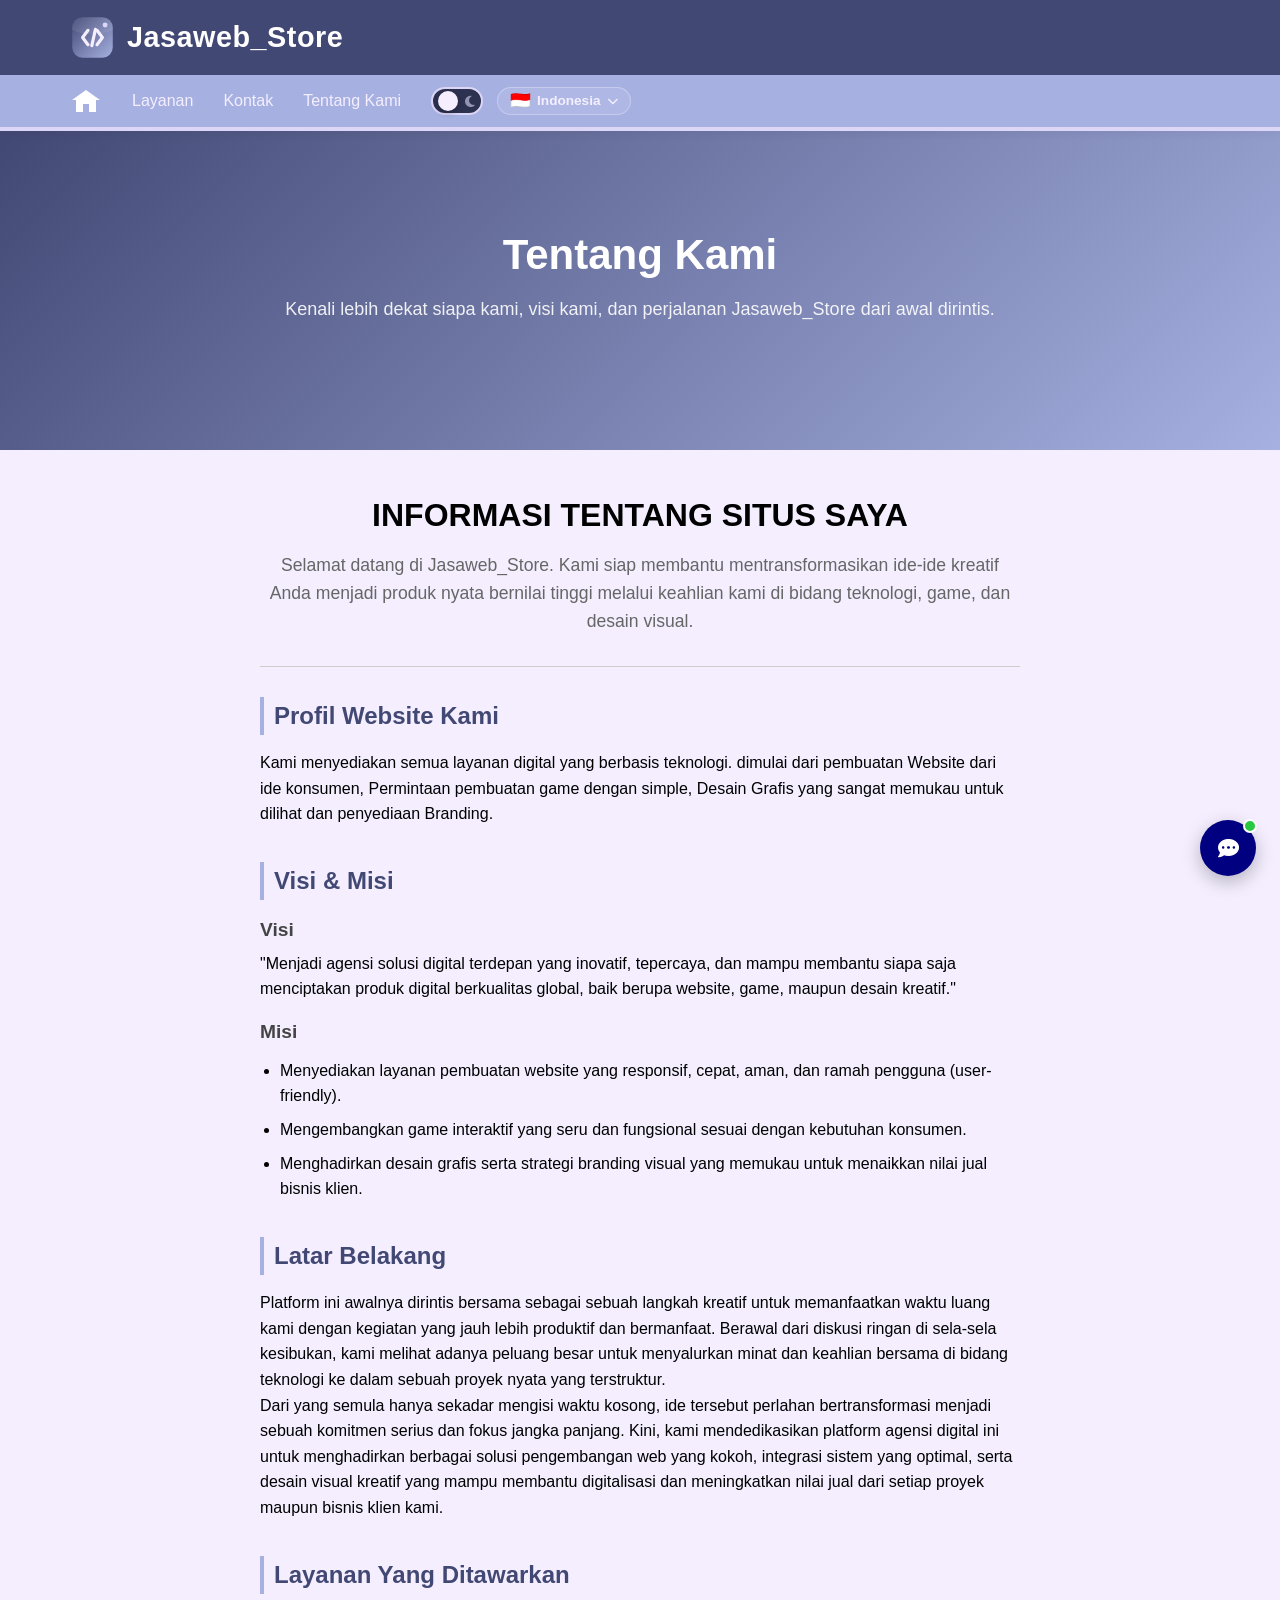
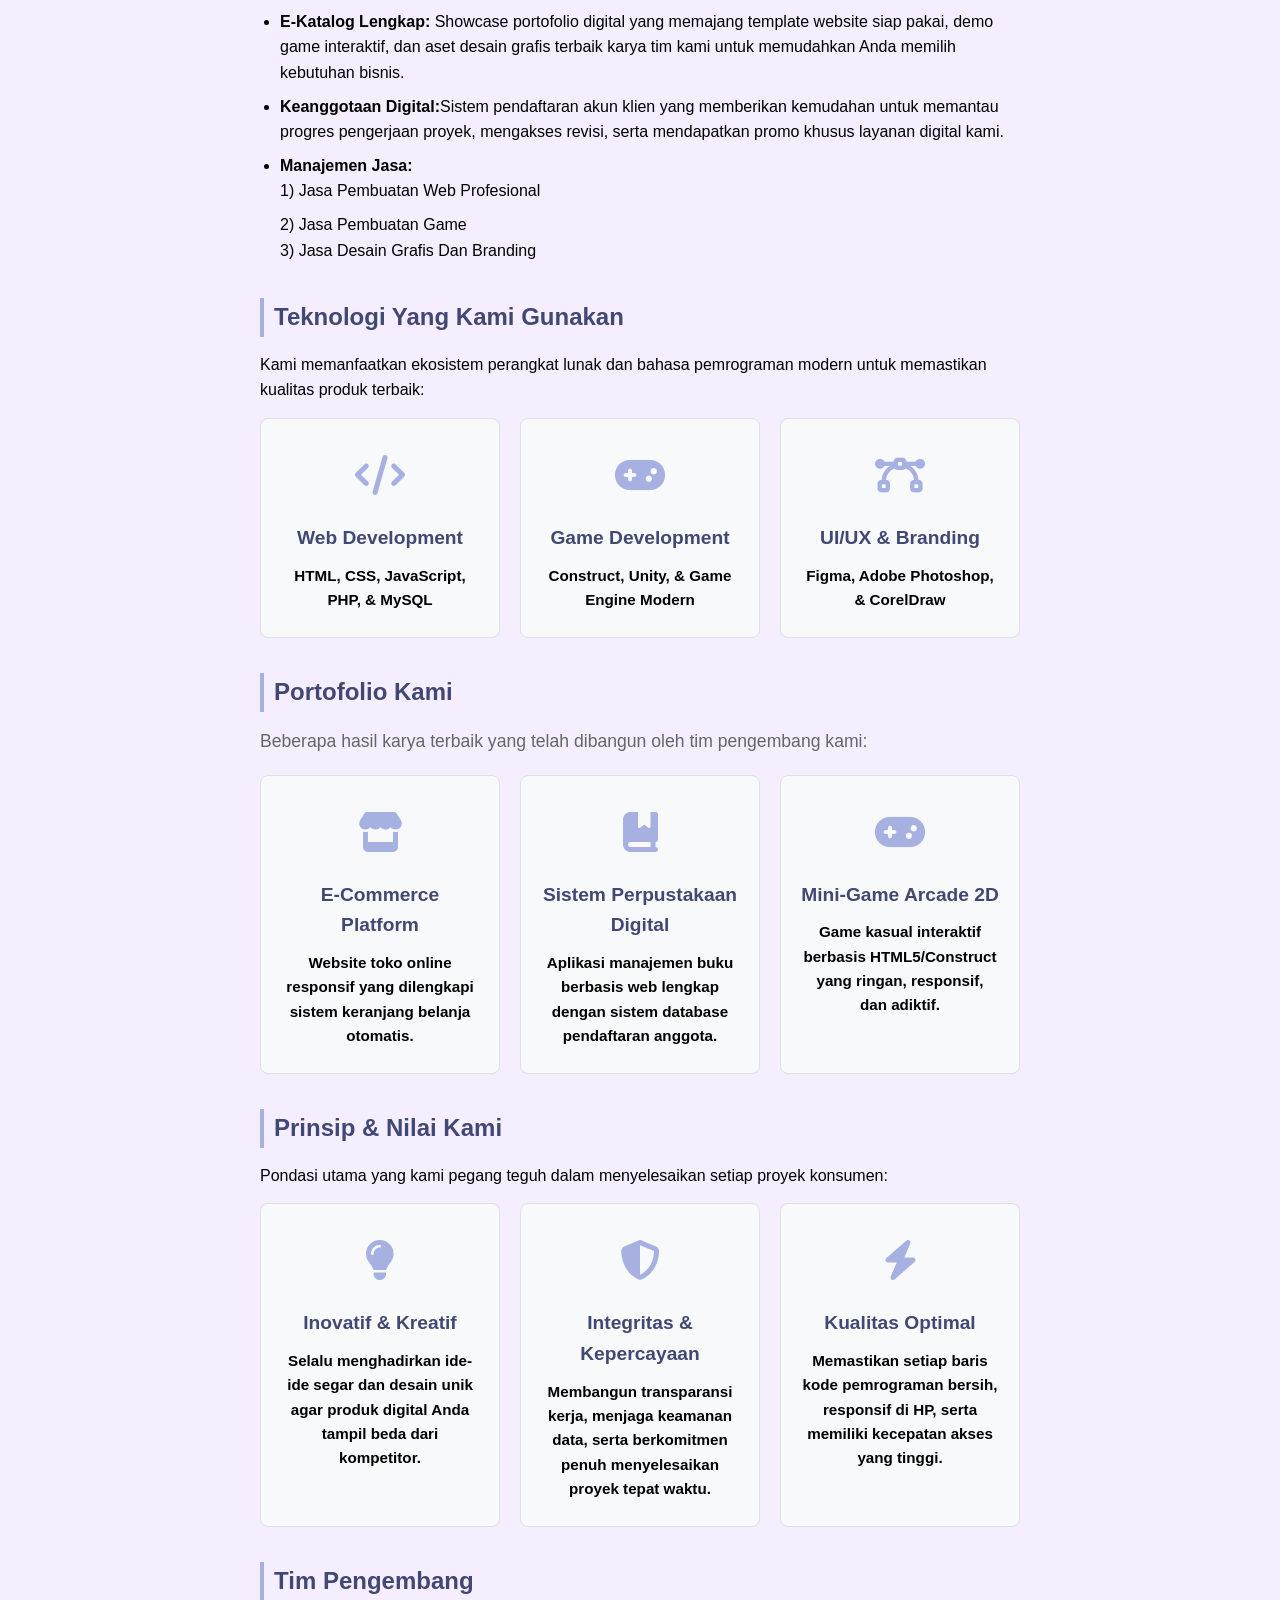
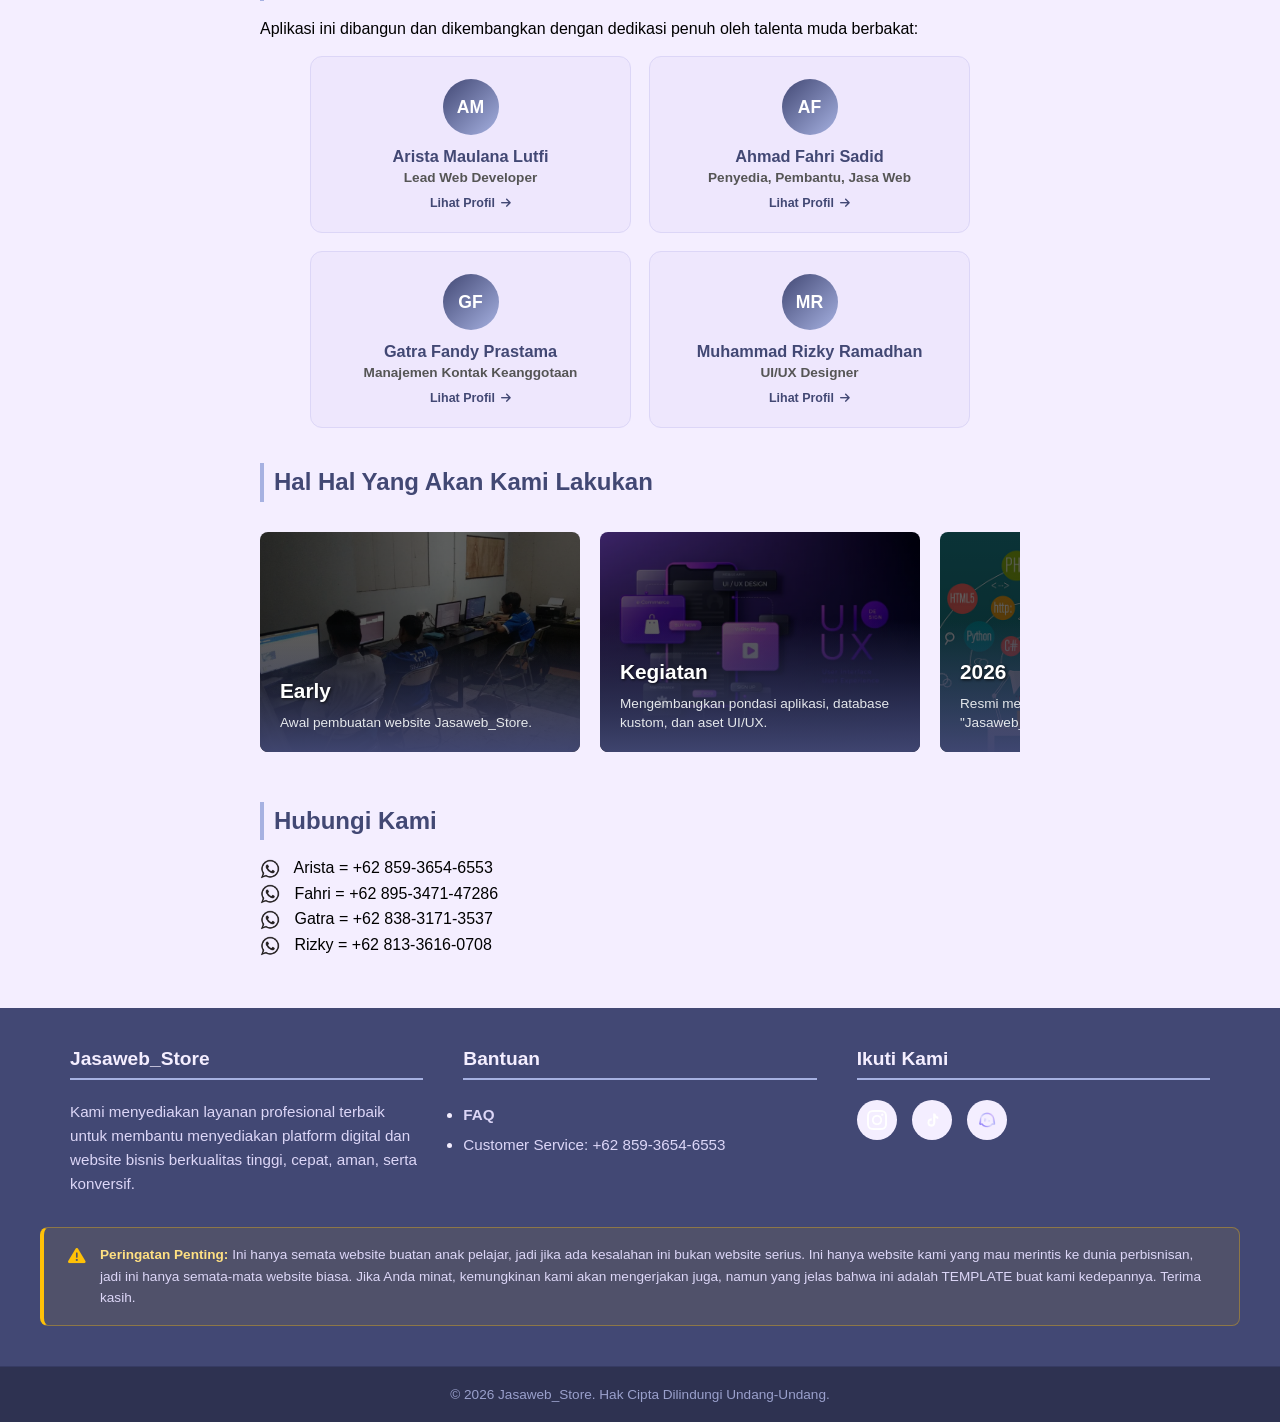
<file: tentang_kami.html>
<!DOCTYPE html>
<html lang="id" data-i18n-page-title="tentang.title">
    
<head>
    <meta charset="UTF-8">
    <meta name="viewport" content="width=device-width, initial-scale=1.0">
    <title>Tentang Kami - Jasaweb_Store</title>
 
    <!-- SEO -->
    <meta name="description" content="Kenali tim di balik Jasaweb_Store, agensi digital rintisan dari SMKN 1 Panji, Situbondo.">
 
    <!-- Open Graph / Facebook, WhatsApp, dll -->
    <meta property="og:type" content="website">
    <meta property="og:site_name" content="Jasaweb_Store">
    <meta property="og:title" content="Tentang Kami - Jasaweb_Store">
    <meta property="og:description" content="Kenali tim di balik Jasaweb_Store, agensi digital rintisan dari SMKN 1 Panji, Situbondo.">
    <meta property="og:image" content="https://aristaweblutfi.github.io/jasaweb-store/img/og-image.png">
    <meta property="og:image:width" content="1200">
    <meta property="og:image:height" content="630">
    <meta property="og:url" content="https://aristaweblutfi.github.io/jasaweb-store/tentang_kami.html">
    <meta property="og:locale" content="id_ID">
 
    <!-- Twitter Card -->
    <meta name="twitter:card" content="summary_large_image">
    <meta name="twitter:title" content="Tentang Kami - Jasaweb_Store">
    <meta name="twitter:description" content="Kenali tim di balik Jasaweb_Store, agensi digital rintisan dari SMKN 1 Panji, Situbondo.">
    <meta name="twitter:image" content="https://aristaweblutfi.github.io/jasaweb-store/img/og-image.png">
    
    <link rel="stylesheet" href="https://cdnjs.cloudflare.com/ajax/libs/font-awesome/6.5.1/css/all.min.css">
    
    <link rel="stylesheet" href="style.css">
    <script>
        (function () {
            var saved = localStorage.getItem('jw-theme');
            if (saved === 'dark') document.documentElement.setAttribute('data-theme', 'dark');
        })();
    </script>
</head>
<body>
 
    <!-- Loading Animation -->
    <div id="page-loader">
        <div class="loader-logo-wrap">
            <div class="loader-ring"></div>
            <div class="loader-logo-inner">JS</div>
        </div>
        <div class="loader-text">Memuat<span class="loader-dot">.</span><span class="loader-dot">.</span><span class="loader-dot">.</span></div>
    </div>
    <script>
        (function () {
            function hideLoader() {
                var loader = document.getElementById('page-loader');
                if (!loader) return;
                loader.classList.add('loader-hidden');
                setTimeout(function () { loader.remove(); }, 550);
            }
            window.addEventListener('load', function () {
                setTimeout(hideLoader, 350);
            });
            // Jaga-jaga kalau event 'load' telat/gagal, paksa hilang setelah 3.5 detik
            setTimeout(hideLoader, 3500);
        })();
    </script>
   <nav class="navbar">
        <!-- Baris Atas: Logo dan Nama Brand -->
        <div class="brand">
            <!-- Ganti src sesuai dengan folder/nama file logomu, contoh: img/logo.png -->
            <img src="img/logo_jasaweb.svg" alt="Logo" class="brand-img">
            <span class="brand-title">Jasaweb_Store</span>
        </div>
 
        <!-- Baris Bawah: Menu Navigasi yang Bisa Dipencet -->
        <div class="nav-menu">
            <div class="nav-menu-container">
                <!-- Tombol Beranda Berbentuk Rumah (Bisa Diklik) -->
                <a href="index.html" class="home-logo" title="Beranda">
                    <div class="house-roof"></div>
                    <div class="house-body"></div>
                </a>
                <button class="nav-toggle-btn" id="nav-toggle-btn" type="button" aria-label="Buka menu">
                    <i class="fa-solid fa-bars"></i>
                </button>
                <div class="nav-links-wrap" id="nav-links-wrap">

                <!-- Link Menu Navigasi -->
                <a href="layanan.html" class="nav-link" data-i18n="nav.layanan">Layanan</a>
                <a href="kontak.html" class="nav-link" data-i18n="nav.kontak">Kontak</a>
                <a href="#" class="nav-link" data-i18n="nav.tentang">Tentang Kami</a>
 
                <!-- Dark Mode Toggle + Pilihan Bahasa -->
                <div class="nav-tools">
                    <button id="theme-toggle-btn" class="theme-toggle" type="button" aria-label="Ganti mode gelap/terang" title="Dark / Light Mode">
                        <span class="toggle-icon icon-sun"><i class="fa-solid fa-sun"></i></span>
                        <span class="toggle-icon icon-moon"><i class="fa-solid fa-moon"></i></span>
                        <span class="toggle-knob"></span>
                    </button>
                    <div class="lang-switcher" id="lang-switcher">
                        <button class="lang-current" id="lang-current-btn" type="button" aria-label="Pilih bahasa">
                            <span class="flag-emoji" id="lang-current-flag">🇮🇩</span>
                            <span class="lang-label" id="lang-current-label">Indonesia</span>
                            <span class="lang-caret"><i class="fa-solid fa-chevron-down"></i></span>
                        </button>
                        <div class="lang-menu">
                            <button class="lang-option" data-lang="id" type="button"><span class="flag-emoji">🇮🇩</span> Indonesia</button>
                            <button class="lang-option" data-lang="en" type="button"><span class="flag-emoji">🇬🇧</span> English</button>
                            <button class="lang-option" data-lang="ms" type="button"><span class="flag-emoji">🇲🇾</span> Malaysia</button>
                        </div>
                    </div>
                </div>
                </div>
            </div>
        </div>
    </nav>
 
 
    <!-- Hero Tentang Kami -->
    <section class="hero hero-tentang">
        <div class="hero-content">
            <h1 data-i18n="tentang.hero.title">Tentang Kami</h1>
            <p data-i18n="tentang.hero.desc">Kenali lebih dekat siapa kami, visi kami, dan perjalanan Jasaweb_Store dari awal dirintis.</p>
        </div>
    </section>
 
    <main class="container-tentang">
        
        <h2 class="judul-tengah" data-i18n="tentang.judul">INFORMASI TENTANG SITUS SAYA</h2>
        <p class="sub-intro" data-i18n="tentang.subintro">Selamat datang di Jasaweb_Store. Kami siap membantu mentransformasikan ide-ide kreatif Anda menjadi produk nyata bernilai tinggi melalui keahlian kami di bidang teknologi, game, dan desain visual.</p>
        
        <hr class="pembatas">
 
        <!-- 1. Profil Singkat -->
        <section class="seksi-tentang">
            <h2 data-i18n="tentang.profil.title">Profil Website Kami</h2>
            <p data-i18n="tentang.profil.desc">Kami menyediakan semua layanan digital yang berbasis teknologi. dimulai dari pembuatan 
               Website dari ide konsumen, Permintaan pembuatan game dengan simple, Desain 
               Grafis yang sangat memukau untuk dilihat dan penyediaan Branding.
               
            </p>
        </section>
 
        <!-- 2. Visi & Misi -->
        <section class="seksi-tentang">
            <h2 data-i18n="tentang.visimisi.title">Visi & Misi</h2>
            <h3 data-i18n="tentang.visi.title">Visi</h3>
            <p data-i18n="tentang.visi.desc">"Menjadi agensi solusi digital terdepan yang inovatif, tepercaya, dan mampu membantu siapa saja menciptakan produk digital berkualitas global, baik berupa website, game, maupun desain kreatif."</p>
            
            <h3 data-i18n="tentang.misi.title">Misi</h3>
            <ul>
                <li data-i18n="tentang.misi.l1">Menyediakan layanan pembuatan website yang responsif, cepat, aman, dan ramah pengguna (user-friendly).</li>
                <li data-i18n="tentang.misi.l2">Mengembangkan game interaktif yang seru dan fungsional sesuai dengan kebutuhan konsumen.</li>                   
                <li data-i18n="tentang.misi.l3">Menghadirkan desain grafis serta strategi branding visual yang memukau untuk menaikkan nilai jual bisnis klien.</li>
            </ul>
        </section>
 
        <!-- 3. Latar Belakang -->
        <section class="seksi-tentang">
            <h2 data-i18n="tentang.latar.title">Latar Belakang</h2>
           <p class="teks-latar" data-i18n="tentang.latar.p1">
                Platform ini awalnya dirintis bersama sebagai sebuah langkah kreatif untuk memanfaatkan waktu luang kami dengan kegiatan yang jauh lebih produktif dan bermanfaat. Berawal dari diskusi ringan di sela-sela kesibukan, kami melihat adanya peluang besar untuk menyalurkan minat dan keahlian bersama di bidang teknologi ke dalam sebuah proyek nyata yang terstruktur.
           </p>
 
            <p class="teks-latar" data-i18n="tentang.latar.p2">
                Dari yang semula hanya sekadar mengisi waktu kosong, ide tersebut perlahan bertransformasi menjadi sebuah komitmen serius dan fokus jangka panjang. Kini, kami mendedikasikan platform agensi digital ini untuk menghadirkan berbagai solusi pengembangan web yang kokoh, integrasi sistem yang optimal, serta desain visual kreatif yang mampu membantu digitalisasi dan meningkatkan nilai jual dari setiap proyek maupun bisnis klien kami.
            </p>
        </section>
 
        <!-- 4. Layanan -->
        <section class="seksi-tentang">
            <h2 data-i18n="tentang.layananditawarkan.title">Layanan Yang Ditawarkan</h2>
            <ul>
                <li><strong data-i18n="tentang.layanan.l1.title">E-Katalog Lengkap:</strong> <span data-i18n="tentang.layanan.l1.desc">Showcase portofolio digital yang memajang template website siap pakai, demo game interaktif, dan aset desain grafis terbaik karya tim kami untuk memudahkan Anda memilih kebutuhan bisnis.</span></li>
                <li><strong data-i18n="tentang.layanan.l2.title">Keanggotaan Digital:</strong><span data-i18n="tentang.layanan.l2.desc">Sistem pendaftaran akun klien yang memberikan kemudahan untuk memantau progres pengerjaan proyek, mengakses revisi, serta mendapatkan promo khusus layanan digital kami.</span></li>
                <li><strong data-i18n="tentang.layanan.l3.title">Manajemen Jasa:
                </strong> <p data-i18n="tentang.layanan.l3.m1"> 1) Jasa Pembuatan Web Profesional</p></li>
                </strong> <p data-i18n="tentang.layanan.l3.m2"> 2) Jasa Pembuatan Game</p></li>
                </strong> <p data-i18n="tentang.layanan.l3.m3"> 3) Jasa Desain Grafis Dan Branding</p></li>
            </ul>
        </section>
 
                <!-- 4.5 Teknologi Yang Digunakan -->
                <section class="seksi-tentang">
                    <h2 data-i18n="tentang.tech.title">Teknologi Yang Kami Gunakan</h2>
                    <p class="sub-teknologi" data-i18n="tentang.tech.desc">Kami memanfaatkan ekosistem perangkat lunak dan bahasa pemrograman modern untuk memastikan kualitas produk terbaik:</p>
                    
                    <div class="kontainer-tech">
                        <!-- Kolom Web -->
                        <div class="kartu-tech">
                            <div class="ikon-tech"><i class="fa-solid fa-code"></i></div>
                            <h3 data-i18n="tentang.tech1.title">Web Development</h3>
                            <p data-i18n="tentang.tech1.desc">HTML, CSS, JavaScript, PHP, & MySQL</p>
                        </div>
 
                        <!-- Kolom Game -->
                        <div class="kartu-tech">
                            <div class="ikon-tech"><i class="fa-solid fa-gamepad"></i></div>
                            <h3 data-i18n="tentang.tech2.title">Game Development</h3>
                            <p data-i18n="tentang.tech2.desc">Construct, Unity, & Game Engine Modern</p>
                        </div>
 
                        <!-- Kolom Design -->
                        <div class="kartu-tech">
                            <div class="ikon-tech"><i class="fa-solid fa-bezier-curve"></i></div>
                            <h3 data-i18n="tentang.tech3.title">UI/UX & Branding</h3>
                            <p data-i18n="tentang.tech3.desc">Figma, Adobe Photoshop, & CorelDraw</p>
                        </div>
                    </div>
                </section>
 
 
 
                    <section class="seksi-tentang">
                            <h2 data-i18n="tentang.portfolio.title">Portofolio Kami</h2>
                            <p class="sub-intro" style="text-align: left; padding: 0; margin-bottom: 20px;" data-i18n="tentang.portfolio.desc">
                                Beberapa hasil karya terbaik yang telah dibangun oleh tim pengembang kami:
                            </p>
                            
                            <div class="kontainer-tech">
                                <div class="kartu-tech">
                                    <div class="ikon-tech"><i class="fa-solid fa-store"></i></div>
                                    <h3 data-i18n="tentang.portfolio1.title">E-Commerce Platform</h3>
                                    <p data-i18n="tentang.portfolio1.desc">Website toko online responsif yang dilengkapi sistem keranjang belanja otomatis.</p>
                                </div>
 
                                    <div class="kartu-tech">
                                        <div class="ikon-tech"><i class="fa-solid fa-book-bookmark"></i></div>
                                        <h3 data-i18n="tentang.portfolio2.title">Sistem Perpustakaan Digital</h3>
                                        <p data-i18n="tentang.portfolio2.desc">Aplikasi manajemen buku berbasis web lengkap dengan sistem database pendaftaran anggota.</p>
                                    </div>
 
                                <div class="kartu-tech">
                                    <div class="ikon-tech"><i class="fa-solid fa-gamepad"></i></div>
                                    <h3 data-i18n="tentang.portfolio3.title">Mini-Game Arcade 2D</h3>
                                    <p data-i18n="tentang.portfolio3.desc">Game kasual interaktif berbasis HTML5/Construct yang ringan, responsif, dan adiktif.</p>
                                </div>
                            </div>
                    </section>
 
                     <section class="seksi-tentang">
                        <h2 data-i18n="tentang.prinsip.title">Prinsip & Nilai Kami</h2>
                        <p class="sub-teknologi" data-i18n="tentang.prinsip.desc">Pondasi utama yang kami pegang teguh dalam menyelesaikan setiap proyek konsumen:</p> 
                            <div class="kontainer-tech">
                                    <div class="kartu-tech">
                                        <div class="ikon-tech"><i class="fa-solid fa-lightbulb"></i></div>
                                        <h3 data-i18n="tentang.prinsip1.title">Inovatif & Kreatif</h3>
                                        <p data-i18n="tentang.prinsip1.desc">Selalu menghadirkan ide-ide segar dan desain unik agar produk digital Anda tampil beda dari kompetitor.</p>
                                    </div>
 
                                        <div class="kartu-tech">
                                            <div class="ikon-tech"><i class="fa-solid fa-shield-halved"></i></div>
                                            <h3 data-i18n="tentang.prinsip2.title">Integritas & Kepercayaan</h3>
                                            <p data-i18n="tentang.prinsip2.desc">Membangun transparansi kerja, menjaga keamanan data, serta berkomitmen penuh menyelesaikan proyek tepat waktu.</p>
                                        </div>
 
                                    <div class="kartu-tech">
                                        <div class="ikon-tech"><i class="fa-solid fa-bolt"></i></div>
                                        <h3 data-i18n="tentang.prinsip3.title">Kualitas Optimal</h3>
                                        <p data-i18n="tentang.prinsip3.desc">Memastikan setiap baris kode pemrograman bersih, responsif di HP, serta memiliki kecepatan akses yang tinggi.</p>
                                    </div>
                            </div>
                     </section>
 
 
 
        <!-- 5. Tim Pengembang -->
        <section class="seksi-tentang">
            <h2 data-i18n="tentang.tim.title">Tim Pengembang</h2>
            <p data-i18n="tentang.tim.desc">Aplikasi ini dibangun dan dikembangkan dengan dedikasi penuh oleh talenta muda berbakat:</p> 
            <div class="tim-grid">
 
                <button type="button" class="tim-member"
                    data-name="Arista Maulana Lutfi"
                    data-role="Lead Web Developer"
                    data-org="Founder & Tim Inti Jasaweb_Store"
                    data-motto="Website yang baik itu sederhana untuk dipakai, tapi kuat di baliknya.">
                    <div class="tim-avatar"><span>AM</span></div>
                    <h3>Arista Maulana Lutfi</h3>
                    <p data-i18n="tentang.tim1.role">Lead Web Developer</p>
                    <span class="tim-lihat">Lihat Profil <i class="fa-solid fa-arrow-right"></i></span>
                </button>
 
                <button type="button" class="tim-member"
                    data-name="Ahmad Fahri Sadid"
                    data-role="Penyedia, Pembantu, Jasa Web"
                    data-org="Tim Operasional Jasaweb_Store"
                    data-motto="Melayani dengan cepat dan tulus adalah bentuk hormat kepada waktu klien.">
                    <div class="tim-avatar"><span>AF</span></div>
                    <h3>Ahmad Fahri Sadid</h3>
                    <p data-i18n="tentang.tim2.role">Penyedia, Pembantu, Jasa Web</p>
                    <span class="tim-lihat">Lihat Profil <i class="fa-solid fa-arrow-right"></i></span>
                </button>
 
                <button type="button" class="tim-member"
                    data-name="Gatra Fandy Prastama"
                    data-role="Manajemen Kontak Keanggotaan"
                    data-org="Tim Hubungan Klien Jasaweb_Store"
                    data-motto="Komunikasi yang jelas adalah kunci utama kepercayaan klien.">
                    <div class="tim-avatar"><span>GF</span></div>
                    <h3>Gatra Fandy Prastama</h3>
                    <p data-i18n="tentang.tim3.role">Manajemen Kontak Keanggotaan</p>
                    <span class="tim-lihat">Lihat Profil <i class="fa-solid fa-arrow-right"></i></span>
                </button>
 
                <button type="button" class="tim-member"
                    data-name="Muhammad Rizky Ramadhan"
                    data-role="UI/UX Designer"
                    data-org="Tim Kreatif & Desain Jasaweb_Store"
                    data-motto="Desain terbaik adalah desain yang terasa alami saat digunakan.">
                    <div class="tim-avatar"><span>MR</span></div>
                    <h3>Muhammad Rizky Ramadhan</h3>
                    <p data-i18n="tentang.tim4.role">UI/UX Designer</p>
                    <span class="tim-lihat">Lihat Profil <i class="fa-solid fa-arrow-right"></i></span>
                </button>
 
            </div>
       </section>
 
        <!-- Modal Popup Profil Anggota Tim -->
        <div class="tim-modal-overlay" id="tim-modal-overlay">
            <div class="tim-modal-card">
                <button type="button" class="tim-modal-close" id="tim-modal-close" aria-label="Tutup">
                    <i class="fa-solid fa-xmark"></i>
                </button>
                <div class="tim-modal-avatar" id="tim-modal-avatar"><span id="tim-modal-avatar-text"></span></div>
                <h3 class="tim-modal-name" id="tim-modal-name"></h3>
                <p class="tim-modal-role" id="tim-modal-role"></p>
                <span class="tim-modal-status" id="tim-modal-status"></span>
                <div class="tim-modal-motto">
                    <i class="fa-solid fa-quote-left"></i>
                    <p id="tim-modal-motto"></p>
                </div>
            </div>
        </div>
        <script>
        (function () {
            var overlay = document.getElementById('tim-modal-overlay');
            var closeBtn = document.getElementById('tim-modal-close');
            var elAvatar = document.getElementById('tim-modal-avatar-text');
            var elName = document.getElementById('tim-modal-name');
            var elRole = document.getElementById('tim-modal-role');
            var elOrg = document.getElementById('tim-modal-status');
            var elMotto = document.getElementById('tim-modal-motto');
 
            function getInisial(nama) {
                var kata = nama.trim().split(/\s+/);
                var a = kata[0] ? kata[0][0] : '';
                var b = kata[1] ? kata[1][0] : '';
                return (a + b).toUpperCase();
            }
 
            function bukaModal(data) {
                elAvatar.textContent = getInisial(data.name || '');
                elName.textContent = data.name || '';
                elRole.textContent = data.role || '';
                elOrg.textContent = data.org || '';
                elMotto.textContent = data.motto || '';
                overlay.classList.add('open');
                document.body.style.overflow = 'hidden';
            }
 
            function tutupModal() {
                overlay.classList.remove('open');
                document.body.style.overflow = '';
            }
 
            document.querySelectorAll('.tim-member').forEach(function (btn) {
                btn.addEventListener('click', function () {
                    bukaModal(btn.dataset);
                });
            });
 
            closeBtn.addEventListener('click', tutupModal);
            overlay.addEventListener('click', function (e) {
                if (e.target === overlay) tutupModal();
            });
            document.addEventListener('keydown', function (e) {
                if (e.key === 'Escape') tutupModal();
            });
        })();
        </script>
 
<!-- Seksi Slider Perjalanan Perusahaan (Continuous Mulus) -->
<section class="seksi-tentang">
    <h2 data-i18n="tentang.timeline.title">Hal Hal Yang Akan Kami Lakukan</h2>
    
    <div class="slider-wrapper-mulus">
        <!-- Kontainer Jalur Slider -->
        <div class="track-slider-mulus">
            
            <!-- --- KELOMPOK ASLI (6 Slide) --- -->
            <div class="kartu-slide-mulus" style="background-image: linear-gradient(rgba(0,0,0,0.6), rgba(0,0,0,0.7)), url('img/early.png');">
                <div class="isi-slide"><h3 data-i18n="tentang.timeline1.title">Early</h3><p data-i18n="tentang.timeline1.desc">Awal pembuatan website Jasaweb_Store.</p></div>
            </div>
                    <div class="kartu-slide-mulus" style="background-image: linear-gradient(rgba(0,0,0,0.6), rgba(0,0,0,0.7)), url('img/ui-ux-design.png');">
                        <div class="isi-slide"><h3 data-i18n="tentang.timeline2.title">Kegiatan</h3><p data-i18n="tentang.timeline2.desc">Mengembangkan pondasi aplikasi, database kustom, dan aset UI/UX.</p></div>
                    </div>
                            <div class="kartu-slide-mulus" style="background-image: linear-gradient(rgba(0,0,0,0.6), rgba(0,0,0,0.7)), url('img/slide1.png');">
                                <div class="isi-slide"><h3 data-i18n="tentang.timeline3.title">2026</h3><p data-i18n="tentang.timeline3.desc">Resmi meluncurkan platform web "Jasaweb_Store" dengan fitur E-Katalog.</p></div>
                            </div>
                            
                            <div class="kartu-slide-mulus" style="background-image: linear-gradient(rgba(0,0,0,0.6), rgba(0,0,0,0.7)), url('img/slide3.png');">
                                <div class="isi-slide"><h3 data-i18n="tentang.timeline4.title">Late 2026</h3><p data-i18n="tentang.timeline4.desc">Target menyelesaikan 10+ proyek web dan desain branding untuk UMKM lokal.</p></div>
                            </div>
                    <div class="kartu-slide-mulus" style="background-image: linear-gradient(rgba(0,0,0,0.6), rgba(0,0,0,0.7)), url('img/slide2.png');">
                        <div class="isi-slide"><h3 data-i18n="tentang.timeline5.title">Tujuan</h3><p data-i18n="tentang.timeline5.desc">Memberikan konsultasi gratis sebelum membeli jasa kami.</p></div>
                    </div>
             <div class="kartu-slide-mulus" style="background-image: linear-gradient(rgba(0,0,0,0.6), rgba(0,0,0,0.7)), url('img/RECTmedia.png');">
                <div class="isi-slide"><h3 data-i18n="tentang.timeline6.title">Future Target</h3><p data-i18n="tentang.timeline6.desc">Akan menjadi agensi digital berbadan hukum yang dipercaya perusahaan nasional.</p></div>
             </div>
             <!-- --- KELOMPOK ASLI (6 Slide) --- -->
            <div class="kartu-slide-mulus" style="background-image: linear-gradient(rgba(0,0,0,0.6), rgba(0,0,0,0.7)), url('img/early.png');">
                <div class="isi-slide"><h3 data-i18n="tentang.timeline1.title">Early</h3><p data-i18n="tentang.timeline1.desc">Awal pembuatan website Jasaweb_Store.</p></div>
            </div>
                    <div class="kartu-slide-mulus" style="background-image: linear-gradient(rgba(0,0,0,0.6), rgba(0,0,0,0.7)), url('img/ui-ux-design.png');">
                        <div class="isi-slide"><h3 data-i18n="tentang.timeline2.title">Kegiatan</h3><p data-i18n="tentang.timeline2.desc">Mengembangkan pondasi aplikasi, database kustom, dan aset UI/UX.</p></div>
                    </div>
                            <div class="kartu-slide-mulus" style="background-image: linear-gradient(rgba(0,0,0,0.6), rgba(0,0,0,0.7)), url('img/slide1.png');">
                                <div class="isi-slide"><h3 data-i18n="tentang.timeline3.title">2026</h3><p data-i18n="tentang.timeline3.desc">Resmi meluncurkan platform web "Jasaweb_Store" dengan fitur E-Katalog.</p></div>
                            </div>
                            
                            <div class="kartu-slide-mulus" style="background-image: linear-gradient(rgba(0,0,0,0.6), rgba(0,0,0,0.7)), url('img/slide3.png');">
                                <div class="isi-slide"><h3 data-i18n="tentang.timeline4.title">Late 2026</h3><p data-i18n="tentang.timeline4.desc">Target menyelesaikan 10+ proyek web dan desain branding untuk UMKM lokal.</p></div>
                            </div>
                    <div class="kartu-slide-mulus" style="background-image: linear-gradient(rgba(0,0,0,0.6), rgba(0,0,0,0.7)), url('img/slide2.png');">
                        <div class="isi-slide"><h3 data-i18n="tentang.timeline5.title">Tujuan</h3><p data-i18n="tentang.timeline5.desc">Memberikan konsultasi gratis sebelum membeli jasa kami.</p></div>
                    </div>
           <div class="kartu-slide-mulus" style="background-image: linear-gradient(rgba(0,0,0,0.6), rgba(0,0,0,0.7)), url('img/RECTmedia.png');">
                <div class="isi-slide"><h3 data-i18n="tentang.timeline6.title">Future Target</h3><p data-i18n="tentang.timeline6.desc">Akan menjadi agensi digital berbadan hukum yang dipercaya perusahaan nasional.</p></div>
             </div>
 
        </div>
    </div>
</section>
 
 
                <section class="seksi-tentang">
                    <h2 data-i18n="tentang.hubungi.title">Hubungi Kami</h2>
                    <p><img src="img/whatsaap.png" alt="Icon" class="icon-whatsaap"> Arista = +62 859-3654-6553 </p>
                    <p><img src="img/whatsaap.png" alt="Icon" class="icon-whatsaap"> Fahri = +62 895-3471-47286</p>
                    <p><img src="img/whatsaap.png" alt="Icon" class="icon-whatsaap"> Gatra = +62 838-3171-3537 </p>
                    <p><img src="img/whatsaap.png" alt="Icon" class="icon-whatsaap"> Rizky = +62 813-3616-0708</p>
                </section>
 
    </main>
 
  <footer id="kontak">
            <div class="footer-container">
                <div class="footer-box">
                    <h3 data-i18n="common.footer.brand">Jasaweb_Store</h3>
                    <p class="footer-desc" data-i18n="common.footer.desc">
                        Kami menyediakan layanan profesional terbaik untuk membantu menyediakan platform digital dan website bisnis berkualitas tinggi, cepat, aman, serta konversif.
                    </p>
                </div>
 
                <div class="footer-box">
                    <h3 data-i18n="common.footer.bantuan">Bantuan</h3>
                    <ul class="footer-links">
                        <li><a href="faq.html"><b data-i18n="common.footer.faq">FAQ</b></a></li>
                        <li><a href="https://wa.me/6285936546553" data-i18n="common.footer.cs">Customer Service: +62 859-3654-6553</a></li>
                    </ul>
                </div>
 
                <div class="footer-box">
                    <h3 data-i18n="common.footer.ikuti">Ikuti Kami</h3>
                    <div class="footer-socials">
                        <a href="https://www.instagram.com/arista.maulana311/" target="_blank" rel="noopener" class="social-icon instagram"><img src="img/instagram.png" width="20" alt="Instagram"></a>
                        <a href="https://www.tiktok.com/@arista.032" target="_blank" rel="noopener" class="social-icon tiktok"><img src="img/tiktok.png" width="20" alt="TikTok"></a>
                        <a href="https://polybuzz.ai/su/XV21kIvupog" target="_blank" rel="noopener" class="social-icon pollybuzz"><img src="img/pollybuzz.png" width="20" alt="PollyBuzz"></a>
                    </div>
                </div>
            </div>
 
            <div class="disclaimer-box">
                <i class="fa-solid fa-triangle-exclamation"></i>
                <p><strong data-i18n="common.disclaimer">Peringatan Penting:</strong> <span data-i18n="common.disclaimer.text">Ini hanya semata website buatan anak pelajar, jadi jika ada kesalahan ini bukan website serius. Ini hanya website kami yang mau merintis ke dunia perbisnisan, jadi ini hanya semata-mata website biasa. Jika Anda minat, kemungkinan kami akan mengerjakan juga, namun yang jelas bahwa ini adalah TEMPLATE buat kami kedepannya. Terima kasih.</span></p>
            </div>
 
            <div class="footer-bottom">
                <p data-i18n="common.copyright">&copy; 2026 Jasaweb_Store. Hak Cipta Dilindungi Undang-Undang.</p>
            </div>
        </footer>
    <!-- Live Chat Widget -->
    <div class="chat-widget" id="chat-widget">
        <div class="chat-panel" id="chat-panel">
            <div class="chat-panel-header">
                <div class="chat-avatar"><i class="fa-solid fa-headset"></i></div>
                <div>
                    <p class="chat-panel-title" data-i18n="chat.title">Chat dengan Kami</p>
                    <p class="chat-panel-status" data-i18n="chat.status">🟢 Online sekarang</p>
                </div>
                <button class="chat-panel-close" id="chat-panel-close" aria-label="Tutup"><i class="fa-solid fa-xmark"></i></button>
            </div>
            <div class="chat-panel-body">
                <div class="chat-msg" data-i18n="chat.greeting">Halo! 👋 Ada yang bisa kami bantu seputar layanan atau harga?</div>
            </div>
            <a href="https://wa.me/6285936546553" target="_blank" rel="noopener" class="chat-panel-cta">
                <i class="fa-brands fa-whatsapp"></i>
                <span data-i18n="chat.cta">Mulai Chat di WhatsApp</span>
            </a>
        </div>
 
        <button class="chat-bubble-btn" id="chat-bubble-btn" data-i18n-title="chat.bubble.tooltip" title="Butuh bantuan?">
            <i class="fa-solid fa-comment-dots chat-icon-open"></i>
            <i class="fa-solid fa-xmark chat-icon-close"></i>
            <span class="chat-ping"></span>
        </button>
    </div>
 
    <script>
/* =========================================================
   Jasaweb_Store — Live Chat Widget (sederhana)
   Bubble mengambang -> klik -> panel popup -> tombol lanjut ke WhatsApp
   ========================================================= */

document.addEventListener('DOMContentLoaded', function () {
    const widget = document.getElementById('chat-widget');
    const bubbleBtn = document.getElementById('chat-bubble-btn');
    const closeBtn = document.getElementById('chat-panel-close');

    if (!widget || !bubbleBtn) return;

    function openWidget() {
        widget.classList.add('open');
    }

    function closeWidget() {
        widget.classList.remove('open');
    }

    bubbleBtn.addEventListener('click', function (e) {
        e.stopPropagation();
        widget.classList.contains('open') ? closeWidget() : openWidget();
    });

    if (closeBtn) {
        closeBtn.addEventListener('click', function (e) {
            e.stopPropagation();
            closeWidget();
        });
    }

    // Klik di luar widget otomatis nutup panel
    document.addEventListener('click', function (e) {
        if (!widget.contains(e.target)) closeWidget();
    });

    // Cegah klik di dalam panel ikut nutup panel
    const panel = document.getElementById('chat-panel');
    if (panel) {
        panel.addEventListener('click', function (e) {
            e.stopPropagation();
        });
    }

    // Kasih perhatian dikit ke pengunjung baru: bubble "mikir" pelan 4 detik setelah halaman kebuka
    setTimeout(function () {
        if (!widget.classList.contains('open')) {
            bubbleBtn.classList.add('chat-attention');
            setTimeout(function () {
                bubbleBtn.classList.remove('chat-attention');
            }, 1600);
        }
    }, 4000);
});

</script>

<script>
/* =========================================================
   Jasaweb_Store — Hamburger Menu (mobile)
   ========================================================= */

document.addEventListener('DOMContentLoaded', function () {
    const toggleBtn = document.getElementById('nav-toggle-btn');
    const linksWrap = document.getElementById('nav-links-wrap');

    if (!toggleBtn || !linksWrap) return;

    toggleBtn.addEventListener('click', function (e) {
        e.stopPropagation();
        linksWrap.classList.toggle('open');
    });

    // Otomatis nutup menu kalau salah satu link navigasi diklik
    linksWrap.querySelectorAll('.nav-link').forEach(function (link) {
        link.addEventListener('click', function () {
            linksWrap.classList.remove('open');
        });
    });

    // Klik di luar navbar otomatis nutup menu
    document.addEventListener('click', function (e) {
        if (!linksWrap.contains(e.target) && e.target !== toggleBtn && !toggleBtn.contains(e.target)) {
            linksWrap.classList.remove('open');
        }
    });
});
</script>
 
 
    <script>
 
(function initThemeToggle() {
  var toggleBtn = document.getElementById('theme-toggle-btn');
  if (!toggleBtn) return;
  toggleBtn.addEventListener('click', function () {
    var current = document.documentElement.getAttribute('data-theme') || 'light';
    var next = current === 'dark' ? 'light' : 'dark';
    document.documentElement.setAttribute('data-theme', next);
    localStorage.setItem('jw-theme', next);
  });
})();
/* =========================================================
   Jasaweb_Store — Fitur Multi Bahasa (Indonesia / English / Malaysia)
   File ini berdiri sendiri, khusus untuk urusan terjemahan.
   ========================================================= */
 
/* ---------- 1. KAMUS TERJEMAHAN ---------- */
const translations = {
  id: {
    "nav.beranda": "Beranda",
    "nav.layanan": "Layanan",
    "nav.kontak": "Kontak",
    "nav.tentang": "Tentang Kami",
 
    "common.footer.brand": "Jasaweb_Store",
    "common.footer.desc": "Kami menyediakan layanan profesional terbaik untuk membantu menyediakan platform digital dan website bisnis berkualitas tinggi, cepat, aman, serta konversif.",
    "common.footer.bantuan": "Bantuan",
    "common.footer.faq": "FAQ",
    "common.footer.cs": "Customer Service: +62 859-3654-6553",
    "common.footer.ikuti": "Ikuti Kami",
    "common.disclaimer": "Peringatan Penting:",
    "common.disclaimer.text": "Ini hanya semata website buatan anak pelajar, jadi jika ada kesalahan ini bukan website serius. Ini hanya website kami yang mau merintis ke dunia perbisnisan, jadi ini hanya semata-mata website biasa. Jika Anda minat, kemungkinan kami akan mengerjakan juga, namun yang jelas bahwa ini adalah TEMPLATE buat kami kedepannya. Terima kasih.",
    "common.copyright": "© 2026 Jasaweb_Store. Hak Cipta Dilindungi Undang-Undang.",
    "chat.bubble.tooltip": "Butuh bantuan?",
    "chat.title": "Chat dengan Kami",
    "chat.status": "🟢 Online sekarang",
    "chat.greeting": "Halo! 👋 Ada yang bisa kami bantu seputar layanan atau harga?",
    "chat.cta": "Mulai Chat di WhatsApp",
 
    "index.title": "Jasaweb_Store - Solusi Digital Terdepan",
    "index.slide1.title": "Website Profesional & Kredibel",
    "index.slide1.desc": "Dibangun dengan HTML, CSS, JavaScript, PHP, dan MySQL — cepat, aman, dan siap bersaing.",
    "index.slide2.title": "Konsultasi Gratis Bersama Tim Kami",
    "index.slide2.desc": "Diskusikan kebutuhan proyek Anda tanpa biaya, kami bantu carikan solusi paling pas.",
    "index.slide3.title": "Optimasi SEO & Tracking Pengunjung",
    "index.slide3.desc": "Website Anda lebih mudah ditemukan di Google, sekaligus terpantau lewat Google Analytics.",
    "index.hero.cta": "Mulai Proyek Anda",
 
    "index.profile.title": "Profil Website Kami",
    "index.profile.desc": "\"Menjadi agensi solusi digital terdepan yang inovatif, tepercaya, dan mampu membantu siapa saja menciptakan produk digital berkualitas global, baik berupa website, game, maupun desain kreatif.\"",
 
    "index.services.title": "Layanan Yang Kami Ditawarkan",
    "index.services.web.title": "Web Development",
    "index.services.web.desc": "Pembuatan website profesional yang responsif, cepat, aman, dan ramah pengguna (user-friendly) menggunakan teknologi HTML, CSS, JS, PHP, & MySQL.",
    "index.services.game.title": "Game Development",
    "index.services.game.desc": "Pengembangan game interaktif yang seru, fungsional, dan kustom sesuai kebutuhan konsumen berbasis Construct, Unity, & Game Engine Modern.",
    "index.services.design.title": "UI/UX & Branding",
    "index.services.design.desc": "Menghadirkan desain grafis memukau serta strategi branding visual lewat Figma, Photoshop, dan CorelDraw untuk menaikkan nilai jual bisnis Anda.",
 
    "index.harga.title": "Paket Harga",
    "index.harga.subtitle": "Semua paket sudah termasuk hosting, domain, dan maintenance dasar 1 tahun.",
    "index.harga.sekali": "Sekali bayar",
    "index.harga.btn": "Pilih Paket",
    "index.harga.badge": "Paling Diminati",
 
    "index.harga.landing.title": "Landing Page",
    "index.harga.landing.f1": "1 halaman utama",
    "index.harga.landing.f2": "Domain .com + hosting 1 tahun",
    "index.harga.landing.f3": "Desain responsif (mobile-friendly)",
    "index.harga.landing.f4": "Integrasi tombol WhatsApp",
    "index.harga.landing.f5": "Pengerjaan ±4 hari kerja",
 
    "index.harga.company.title": "Company Profile",
    "index.harga.company.f1": "Hingga 5 halaman (Beranda, Tentang, Layanan, dll)",
    "index.harga.company.f2": "Domain .com + hosting 1 tahun",
    "index.harga.company.f3": "SEO On-Page dasar",
    "index.harga.company.f4": "Google Analytics & Search Console",
    "index.harga.company.f5": "Pengerjaan ±7 hari kerja",
 
    "index.harga.toko.title": "Toko Online",
    "index.harga.toko.f1": "Semua fitur paket Company Profile",
    "index.harga.toko.f2": "Katalog produk & keranjang belanja",
    "index.harga.toko.f3": "Integrasi pembayaran & checkout WhatsApp",
    "index.harga.toko.f4": "Panel kelola produk sendiri",
    "index.harga.toko.f5": "Pengerjaan ±10 hari kerja",
 
    "index.harga.custom.title": "Custom Badan Usaha",
    "index.harga.custom.f1": "Semua fitur paket Toko Online",
    "index.harga.custom.f2": "Domain resmi .co.id",
    "index.harga.custom.f3": "Desain & fitur 100% custom",
    "index.harga.custom.f4": "Garansi keamanan anti-hack",
    "index.harga.custom.f5": "Konsultasi prioritas",
 
    "index.cta.title": "Punya Proyek Seru Yang Ingin Diwujudkan?",
    "index.cta.desc": "Tim talenta muda berbakat kami dari SMKN 1 Panji siap merealisasikannya bersama Anda.",
    "index.cta.btn": "Kenali Tim Kami",
 
    "kontak.title": "Kontak Kami - Jasaweb_Store",
    "kontak.hero.title": "Hubungi Kami",
    "kontak.hero.desc": "Ada pertanyaan atau mau mulai proyek? Kirim pesan atau datang langsung ke kantor kami.",
    "kontak.info.title": "Informasi Kontak",
    "kontak.alamat.title": "Alamat Kantor",
    "kontak.telp.title": "Telepon Kantor",
    "kontak.email.title": "Email",
    "kontak.wa.title": "WhatsApp Customer Service",
    "kontak.form.title": "Kirim Pesan",
    "kontak.form.desc": "Isi form di bawah ini, nanti pesan kamu langsung kebuka lewat aplikasi email Kami.",
    "kontak.form.nama": "Nama Lengkap",
    "kontak.form.nama.ph": "Nama kamu",
    "kontak.form.email.ph": "nama@email.com",
    "kontak.form.subjek": "Subjek",
    "kontak.form.subjek.ph": "Contoh: Tanya paket website",
    "kontak.form.pesan": "Pesan",
    "kontak.form.pesan.ph": "Tulis pesan kamu di sini...",
    "kontak.form.btn": "Kirim Pesan",
    "kontak.form.sending": "Mengirim...",
    "kontak.form.success": "✅ Pesan berhasil terkirim! Kami akan segera menghubungi Anda.",
    "kontak.form.fail": "❌ Gagal mengirim pesan. Silakan coba lagi atau hubungi kami via WhatsApp.",
 
    "layanan.title": "Layanan Kami - Jasaweb_Store",
    "layanan.hero.title": "Layanan Kami",
    "layanan.hero.desc": "Tiga bidang keahlian, satu tujuan: mengubah ide Anda menjadi produk digital yang siap pakai.",
 
    "layanan.web.eyebrow": "Web Development",
    "layanan.web.title": "Pembuatan Website Profesional",
    "layanan.web.desc": "Website yang responsif, cepat diakses, dan aman untuk berbagai kebutuhan bisnis maupun personal, dibangun dengan HTML, CSS, JavaScript, PHP, dan MySQL.",
    "layanan.web.l1": "Company profile & landing page",
    "layanan.web.l2": "Toko online (E-Commerce)",
    "layanan.web.l3": "Sistem manajemen konten (CMS)",
    "layanan.web.l4": "Optimasi kecepatan & SEO dasar",
 
    "layanan.game.eyebrow": "Game Development",
    "layanan.game.title": "Pengembangan Game Interaktif",
    "layanan.game.desc": "Game kasual hingga edukatif yang dirancang seru dan fungsional, dikembangkan menggunakan Construct dan Unity sesuai kebutuhan konsumen.",
    "layanan.game.l1": "Game 2D kasual & edukasi",
    "layanan.game.l2": "Prototipe & mekanisme gameplay",
    "layanan.game.l3": "Desain karakter & aset visual",
    "layanan.game.l4": "Rilis ke Play Store / Web",
 
    "layanan.design.eyebrow": "UI/UX & Branding",
    "layanan.design.title": "Desain Grafis dan Branding",
    "layanan.design.desc": "Identitas visual yang memukau dan konsisten untuk menaikkan nilai jual bisnis Anda, dikerjakan lewat Figma, Adobe Photoshop, dan CorelDraw.",
    "layanan.design.l1": "Logo & identitas merek",
    "layanan.design.l2": "Desain antarmuka (UI) aplikasi/website",
    "layanan.design.l3": "Materi promosi (poster, feed sosial media)",
    "layanan.design.l4": "Panduan penggunaan merek (brand guideline)",
 
    "layanan.alur.title": "Bagaimana Kami Bekerja",
    "layanan.alur1.title": "Konsultasi",
    "layanan.alur1.desc": "Diskusi kebutuhan, target, dan anggaran proyek Anda.",
    "layanan.alur2.title": "Desain & Rencana",
    "layanan.alur2.desc": "Menyusun konsep visual dan rencana teknis pengerjaan.",
    "layanan.alur3.title": "Pengembangan",
    "layanan.alur3.desc": "Proses pembuatan produk sesuai rencana yang disepakati.",
    "layanan.alur4.title": "Revisi & Rilis",
    "layanan.alur4.desc": "Penyesuaian akhir lalu produk siap digunakan.",
 
    "layanan.cta.title": "Siap Wujudkan Proyek Anda?",
    "layanan.cta.desc": "Hubungi tim kami dan ceritakan kebutuhan digital Anda.",
    "layanan.cta.btn": "Hubungi Kami",
 
    "faq.title": "Pertanyaan yang Sering Ditanya - Jasaweb_Store",
    "faq.heading": "Pertanyaan yang sering ditanya",
    "faq.subtitle": "Seputar jasa pembuatan website company profile di Jasaweb_Store.",
    "faq.q1": "Berapa biaya jasa pembuatan website company profile?",
    "faq.a1": "Biaya pembuatan website bervariasi mulai dari Rp 953.930 untuk paket Landing Page hingga Rp 1.865.900 untuk paket custom badan usaha (co.id). Biaya ini sudah all-in termasuk hosting, domain, dan maintenance dasar selama satu tahun penuh.",
    "faq.q2": "Berapa lama website perusahaan saya selesai?",
    "faq.a2": "Durasi pengerjaan sangat bergantung pada paket yang dipilih. Untuk paket Landing Page standar membutuhkan waktu sekitar 4 hari kerja, sedangkan untuk paket Company Profile lengkap berkisar antara 7 hari kerja setelah seluruh data konten kami terima.",
    "faq.q3": "Pilih domain apa — .com atau .co.id? Apa bedanya?",
    "faq.a3": "Domain <b>.com</b> bersifat komersial umum global dan dapat didaftarkan oleh siapa saja tanpa persyaratan khusus. Sementara domain <b>.co.id</b> dikhususkan untuk badan usaha resmi di Indonesia (CV/PT) dan memerlukan dokumen legalitas resmi seperti SIUP/NIB. Menggunakan .co.id memberikan tingkat kepercayaan tinggi di mata korporat.",
    "faq.q4": "Apakah ada tracking biar tahu jumlah pengunjung & leads?",
    "faq.a4": "Ya, tentu saja. Setiap website yang kami buat sudah kami integrasikan dengan Google Analytics 4 (GA4) dan Google Tag Manager (GTM). Anda bisa memantau data jumlah pengunjung harian hingga tombol aksi mana saja (seperti tombol WhatsApp) yang paling sering diklik oleh prospek.",
    "faq.q5": "Apakah website-nya bisa muncul di Google (SEO)?",
    "faq.a5": "Kami menerapkan optimasi struktur SEO On-Page standar di setiap rancangan web, termasuk pengaturan meta tags, optimasi kecepatan gambar, dan pendaftaran sitemap ke Google Search Console agar website Anda lebih mudah merangkak naik dan terindeks di mesin pencari.",
    "faq.q6": "Apakah bisa tambah halaman / custom desain?",
    "faq.a6": "Bisa sekali. Sistem website kami dibangun menggunakan struktur modular yang fleksibel. Jika di kemudian hari bisnis Anda berkembang dan membutuhkan tambahan halaman layanan, integrasi blog, maupun rombakan desain layout, tim kami siap membantu melakukan pengembangan lanjutan.",
    "faq.q7": "Saya belum punya konten/foto, apakah dibantu?",
    "faq.a7": "Jangan khawatir. Jika Anda belum memiliki materi tertulis, tim copywriting kami akan membantu merancang teks penawaran yang menarik berdasarkan profil bisnis Anda. Untuk kebutuhan foto, kami juga menyediakan aset gambar ilustrasi premium bebas hak cipta yang relevan dengan bidang industri Anda.",
    "faq.q8": "Bagaimana cara kerja garansi anti-hack-nya?",
    "faq.a8": "Kami menerapkan sistem keamanan berlapis meliputi pemasangan SSL bersertifikasi, pembatasan hak akses login, serta backup data berkala secara otomatis. Jika terjadi kendala sistem atau serangan siber dalam masa aktif maintenance, tim teknis kami akan memulihkan dan membersihkan website Anda tanpa biaya tambahan.",
 
    "tentang.title": "Arista Maulana Lutfi",
    "tentang.hero.title": "Tentang Kami",
    "tentang.hero.desc": "Kenali lebih dekat siapa kami, visi kami, dan perjalanan Jasaweb_Store dari awal dirintis.",
    "tentang.judul": "INFORMASI TENTANG SITUS SAYA",
    "tentang.subintro": "Selamat datang di Jasaweb_Store. Kami siap membantu mentransformasikan ide-ide kreatif Anda menjadi produk nyata bernilai tinggi melalui keahlian kami di bidang teknologi, game, dan desain visual.",
 
    "tentang.profil.title": "Profil Website Kami",
    "tentang.profil.desc": "Kami menyediakan semua layanan digital yang berbasis teknologi. dimulai dari pembuatan Website dari ide konsumen, Permintaan pembuatan game dengan simple, Desain Grafis yang sangat memukau untuk dilihat dan penyediaan Branding.",
 
    "tentang.visimisi.title": "Visi & Misi",
    "tentang.visi.title": "Visi",
    "tentang.visi.desc": "\"Menjadi agensi solusi digital terdepan yang inovatif, tepercaya, dan mampu membantu siapa saja menciptakan produk digital berkualitas global, baik berupa website, game, maupun desain kreatif.\"",
    "tentang.misi.title": "Misi",
    "tentang.misi.l1": "Menyediakan layanan pembuatan website yang responsif, cepat, aman, dan ramah pengguna (user-friendly).",
    "tentang.misi.l2": "Mengembangkan game interaktif yang seru dan fungsional sesuai dengan kebutuhan konsumen.",
    "tentang.misi.l3": "Menghadirkan desain grafis serta strategi branding visual yang memukau untuk menaikkan nilai jual bisnis klien.",
 
    "tentang.latar.title": "Latar Belakang",
    "tentang.latar.p1": "Platform ini awalnya dirintis bersama sebagai sebuah langkah kreatif untuk memanfaatkan waktu luang kami dengan kegiatan yang jauh lebih produktif dan bermanfaat. Berawal dari diskusi ringan di sela-sela kesibukan, kami melihat adanya peluang besar untuk menyalurkan minat dan keahlian bersama di bidang teknologi ke dalam sebuah proyek nyata yang terstruktur.",
    "tentang.latar.p2": "Dari yang semula hanya sekadar mengisi waktu kosong, ide tersebut perlahan bertransformasi menjadi sebuah komitmen serius dan fokus jangka panjang. Kini, kami mendedikasikan platform agensi digital ini untuk menghadirkan berbagai solusi pengembangan web yang kokoh, integrasi sistem yang optimal, serta desain visual kreatif yang mampu membantu digitalisasi dan meningkatkan nilai jual dari setiap proyek maupun bisnis klien kami.",
 
    "tentang.layananditawarkan.title": "Layanan Yang Ditawarkan",
    "tentang.layanan.l1.title": "E-Katalog Lengkap:",
    "tentang.layanan.l1.desc": "Showcase portofolio digital yang memajang template website siap pakai, demo game interaktif, dan aset desain grafis terbaik karya tim kami untuk memudahkan Anda memilih kebutuhan bisnis.",
    "tentang.layanan.l2.title": "Keanggotaan Digital:",
    "tentang.layanan.l2.desc": "Sistem pendaftaran akun klien yang memberikan kemudahan untuk memantau progres pengerjaan proyek, mengakses revisi, serta mendapatkan promo khusus layanan digital kami.",
    "tentang.layanan.l3.title": "Manajemen Jasa:",
    "tentang.layanan.l3.m1": "1) Jasa Pembuatan Web Profesional",
    "tentang.layanan.l3.m2": "2) Jasa Pembuatan Game",
    "tentang.layanan.l3.m3": "3) Jasa Desain Grafis Dan Branding",
 
    "tentang.tech.title": "Teknologi Yang Kami Gunakan",
    "tentang.tech.desc": "Kami memanfaatkan ekosistem perangkat lunak dan bahasa pemrograman modern untuk memastikan kualitas produk terbaik:",
    "tentang.tech1.title": "Web Development",
    "tentang.tech1.desc": "HTML, CSS, JavaScript, PHP, & MySQL",
    "tentang.tech2.title": "Game Development",
    "tentang.tech2.desc": "Construct, Unity, & Game Engine Modern",
    "tentang.tech3.title": "UI/UX & Branding",
    "tentang.tech3.desc": "Figma, Adobe Photoshop, & CorelDraw",
 
    "tentang.portfolio.title": "Portofolio Kami",
    "tentang.portfolio.desc": "Beberapa hasil karya terbaik yang telah dibangun oleh tim pengembang kami:",
    "tentang.portfolio1.title": "E-Commerce Platform",
    "tentang.portfolio1.desc": "Website toko online responsif yang dilengkapi sistem keranjang belanja otomatis.",
    "tentang.portfolio2.title": "Sistem Perpustakaan Digital",
    "tentang.portfolio2.desc": "Aplikasi manajemen buku berbasis web lengkap dengan sistem database pendaftaran anggota.",
    "tentang.portfolio3.title": "Mini-Game Arcade 2D",
    "tentang.portfolio3.desc": "Game kasual interaktif berbasis HTML5/Construct yang ringan, responsif, dan adiktif.",
 
    "tentang.prinsip.title": "Prinsip & Nilai Kami",
    "tentang.prinsip.desc": "Pondasi utama yang kami pegang teguh dalam menyelesaikan setiap proyek konsumen:",
    "tentang.prinsip1.title": "Inovatif & Kreatif",
    "tentang.prinsip1.desc": "Selalu menghadirkan ide-ide segar dan desain unik agar produk digital Anda tampil beda dari kompetitor.",
    "tentang.prinsip2.title": "Integritas & Kepercayaan",
    "tentang.prinsip2.desc": "Membangun transparansi kerja, menjaga keamanan data, serta berkomitmen penuh menyelesaikan proyek tepat waktu.",
    "tentang.prinsip3.title": "Kualitas Optimal",
    "tentang.prinsip3.desc": "Memastikan setiap baris kode pemrograman bersih, responsif di HP, serta memiliki kecepatan akses yang tinggi.",
 
    "tentang.tim.title": "Tim Pengembang",
    "tentang.tim.desc": "Aplikasi ini dibangun dan dikembangkan dengan dedikasi penuh oleh talenta muda berbakat:",
    "tentang.tim1.role": "Lead Web Developer",
    "tentang.tim2.role": "Penyedia, Pembantu, Jasa Web",
    "tentang.tim3.role": "Manajemen Kontak Keanggotaan",
    "tentang.tim4.role": "UI/UX Designer",
 
    "tentang.timeline.title": "Hal Hal Yang Akan Kami Lakukan",
    "tentang.timeline1.title": "Early",
    "tentang.timeline1.desc": "Awal pembuatan website Jasaweb_Store.",
    "tentang.timeline2.title": "Kegiatan",
    "tentang.timeline2.desc": "Mengembangkan pondasi aplikasi, database kustom, dan aset UI/UX.",
    "tentang.timeline3.title": "2026",
    "tentang.timeline3.desc": "Resmi meluncurkan platform web \"Jasaweb_Store\" dengan fitur E-Katalog.",
    "tentang.timeline4.title": "Late 2026",
    "tentang.timeline4.desc": "Target menyelesaikan 10+ proyek web dan desain branding untuk UMKM lokal.",
    "tentang.timeline5.title": "Tujuan",
    "tentang.timeline5.desc": "Memberikan konsultasi gratis sebelum membeli jasa kami.",
    "tentang.timeline6.title": "Future Target",
    "tentang.timeline6.desc": "Akan menjadi agensi digital berbadan hukum yang dipercaya perusahaan nasional.",
 
    "tentang.hubungi.title": "Hubungi Kami"
  },
 
  en: {
    "nav.beranda": "Home",
    "nav.layanan": "Services",
    "nav.kontak": "Contact",
    "nav.tentang": "About Us",
 
    "common.footer.brand": "Jasaweb_Store",
    "common.footer.desc": "We provide the best professional services to help deliver high-quality, fast, secure, and conversion-ready digital platforms and business websites.",
    "common.footer.bantuan": "Help",
    "common.footer.faq": "FAQ",
    "common.footer.cs": "Customer Service: +62 859-3654-6553",
    "common.footer.ikuti": "Follow Us",
    "common.disclaimer": "Important Notice:",
    "common.disclaimer.text": "This is simply a website made by students, so any mistakes here don't mean it's not a serious website. This is just our website as we're starting out in the business world, so it's purely an ordinary website for now. If you're interested, we may take on the project as well, but do note this is a TEMPLATE for our future work. Thank you.",
    "common.copyright": "© 2026 Jasaweb_Store. All Rights Reserved.",
    "chat.bubble.tooltip": "Need help?",
    "chat.title": "Chat With Us",
    "chat.status": "🟢 Online now",
    "chat.greeting": "Hi! 👋 Need help with our services or pricing?",
    "chat.cta": "Start Chat on WhatsApp",
 
    "index.title": "Jasaweb_Store - Leading Digital Solutions",
    "index.slide1.title": "Professional & Credible Websites",
    "index.slide1.desc": "Built with HTML, CSS, JavaScript, PHP, and MySQL — fast, secure, and ready to compete.",
    "index.slide2.title": "Free Consultation With Our Team",
    "index.slide2.desc": "Discuss your project needs at no cost, we'll help you find the best-fit solution.",
    "index.slide3.title": "SEO Optimization & Visitor Tracking",
    "index.slide3.desc": "Your website becomes easier to find on Google, while being monitored via Google Analytics.",
    "index.hero.cta": "Start Your Project",
 
    "index.profile.title": "Our Website Profile",
    "index.profile.desc": "\"To become a leading digital solutions agency that is innovative, trusted, and able to help anyone create globally-competitive digital products, whether websites, games, or creative design.\"",
 
    "index.services.title": "Services We Offer",
    "index.services.web.title": "Web Development",
    "index.services.web.desc": "Building professional websites that are responsive, fast, secure, and user-friendly using HTML, CSS, JS, PHP, & MySQL technology.",
    "index.services.game.title": "Game Development",
    "index.services.game.desc": "Development of fun, functional, and custom interactive games tailored to client needs using Construct, Unity, & modern game engines.",
    "index.services.design.title": "UI/UX & Branding",
    "index.services.design.desc": "Delivering stunning graphic design and visual branding strategy through Figma, Photoshop, and CorelDraw to boost your business's market value.",
 
    "index.harga.title": "Pricing Packages",
    "index.harga.subtitle": "All packages already include hosting, domain, and 1 year of basic maintenance.",
    "index.harga.sekali": "One-time payment",
    "index.harga.btn": "Choose Package",
    "index.harga.badge": "Most Popular",
 
    "index.harga.landing.title": "Landing Page",
    "index.harga.landing.f1": "1 main page",
    "index.harga.landing.f2": ".com domain + 1 year hosting",
    "index.harga.landing.f3": "Responsive (mobile-friendly) design",
    "index.harga.landing.f4": "WhatsApp button integration",
    "index.harga.landing.f5": "±4 business days delivery",
 
    "index.harga.company.title": "Company Profile",
    "index.harga.company.f1": "Up to 5 pages (Home, About, Services, etc.)",
    "index.harga.company.f2": ".com domain + 1 year hosting",
    "index.harga.company.f3": "Basic On-Page SEO",
    "index.harga.company.f4": "Google Analytics & Search Console",
    "index.harga.company.f5": "±7 business days delivery",
 
    "index.harga.toko.title": "Online Store",
    "index.harga.toko.f1": "All Company Profile package features",
    "index.harga.toko.f2": "Product catalog & shopping cart",
    "index.harga.toko.f3": "Payment integration & WhatsApp checkout",
    "index.harga.toko.f4": "Self-managed product panel",
    "index.harga.toko.f5": "±10 business days delivery",
 
    "index.harga.custom.title": "Custom Business Entity",
    "index.harga.custom.f1": "All Online Store package features",
    "index.harga.custom.f2": "Official .co.id domain",
    "index.harga.custom.f3": "100% custom design & features",
    "index.harga.custom.f4": "Anti-hack security guarantee",
    "index.harga.custom.f5": "Priority consultation",
 
    "index.cta.title": "Have An Exciting Project To Bring To Life?",
    "index.cta.desc": "Our talented young team from SMKN 1 Panji is ready to make it happen with you.",
    "index.cta.btn": "Meet Our Team",
 
    "kontak.title": "Contact Us - Jasaweb_Store",
    "kontak.hero.title": "Contact Us",
    "kontak.hero.desc": "Have a question or want to start a project? Send a message or visit our office directly.",
    "kontak.info.title": "Contact Information",
    "kontak.alamat.title": "Office Address",
    "kontak.telp.title": "Office Phone",
    "kontak.email.title": "Email",
    "kontak.wa.title": "WhatsApp Customer Service",
    "kontak.form.title": "Send a Message",
    "kontak.form.desc": "Fill in the form below, your message will open directly through our email application.",
    "kontak.form.nama": "Full Name",
    "kontak.form.nama.ph": "Your name",
    "kontak.form.email.ph": "name@email.com",
    "kontak.form.subjek": "Subject",
    "kontak.form.subjek.ph": "e.g.: Asking about website package",
    "kontak.form.pesan": "Message",
    "kontak.form.pesan.ph": "Write your message here...",
    "kontak.form.btn": "Send Message",
    "kontak.form.sending": "Sending...",
    "kontak.form.success": "✅ Message sent successfully! We'll get back to you soon.",
    "kontak.form.fail": "❌ Failed to send message. Please try again or contact us via WhatsApp.",
 
    "layanan.title": "Our Services - Jasaweb_Store",
    "layanan.hero.title": "Our Services",
    "layanan.hero.desc": "Three areas of expertise, one goal: turning your ideas into a ready-to-use digital product.",
 
    "layanan.web.eyebrow": "Web Development",
    "layanan.web.title": "Professional Website Development",
    "layanan.web.desc": "Responsive, fast, and secure websites for a variety of business and personal needs, built with HTML, CSS, JavaScript, PHP, and MySQL.",
    "layanan.web.l1": "Company profile & landing page",
    "layanan.web.l2": "Online store (E-Commerce)",
    "layanan.web.l3": "Content management system (CMS)",
    "layanan.web.l4": "Speed optimization & basic SEO",
 
    "layanan.game.eyebrow": "Game Development",
    "layanan.game.title": "Interactive Game Development",
    "layanan.game.desc": "Casual to educational games designed to be fun and functional, built using Construct and Unity based on client needs.",
    "layanan.game.l1": "Casual & educational 2D games",
    "layanan.game.l2": "Prototypes & gameplay mechanics",
    "layanan.game.l3": "Character design & visual assets",
    "layanan.game.l4": "Release to Play Store / Web",
 
    "layanan.design.eyebrow": "UI/UX & Branding",
    "layanan.design.title": "Graphic Design and Branding",
    "layanan.design.desc": "Stunning, consistent visual identity to boost your business's market value, crafted with Figma, Adobe Photoshop, and CorelDraw.",
    "layanan.design.l1": "Logo & brand identity",
    "layanan.design.l2": "App/website interface (UI) design",
    "layanan.design.l3": "Promotional materials (posters, social media feeds)",
    "layanan.design.l4": "Brand usage guidelines",
 
    "layanan.alur.title": "How We Work",
    "layanan.alur1.title": "Consultation",
    "layanan.alur1.desc": "Discussing your project's needs, goals, and budget.",
    "layanan.alur2.title": "Design & Planning",
    "layanan.alur2.desc": "Putting together the visual concept and technical work plan.",
    "layanan.alur3.title": "Development",
    "layanan.alur3.desc": "Building the product according to the agreed plan.",
    "layanan.alur4.title": "Revision & Launch",
    "layanan.alur4.desc": "Final adjustments, then the product is ready to use.",
 
    "layanan.cta.title": "Ready To Bring Your Project To Life?",
    "layanan.cta.desc": "Contact our team and tell us about your digital needs.",
    "layanan.cta.btn": "Contact Us",
 
    "faq.title": "Frequently Asked Questions - Jasaweb_Store",
    "faq.heading": "Frequently Asked Questions",
    "faq.subtitle": "About our company profile website development service at Jasaweb_Store.",
    "faq.q1": "How much does a company profile website cost?",
    "faq.a1": "Website costs vary, starting from Rp 953,930 for the Landing Page package up to Rp 1,865,900 for the custom business entity (co.id) package. This is an all-in price including hosting, domain, and basic maintenance for a full year.",
    "faq.q2": "How long will my company website take to finish?",
    "faq.a2": "Delivery time depends heavily on the package chosen. The standard Landing Page package takes about 4 business days, while the full Company Profile package takes around 7 business days once we've received all the content.",
    "faq.q3": "Which domain should I choose — .com or .co.id? What's the difference?",
    "faq.a3": "The <b>.com</b> domain is a general global commercial domain that anyone can register without special requirements. Meanwhile, <b>.co.id</b> is reserved for official Indonesian business entities (CV/PT) and requires official legal documents such as a business license/NIB. Using .co.id gives a higher level of trust in the eyes of corporate clients.",
    "faq.q4": "Is there tracking so I know visitor & lead numbers?",
    "faq.a4": "Yes, of course. Every website we build is already integrated with Google Analytics 4 (GA4) and Google Tag Manager (GTM). You can monitor daily visitor data down to which action buttons (like the WhatsApp button) prospects click most often.",
    "faq.q5": "Can the website appear on Google (SEO)?",
    "faq.a5": "We apply standard On-Page SEO optimization to every web design, including meta tag setup, image speed optimization, and sitemap submission to Google Search Console so your website climbs and gets indexed more easily by search engines.",
    "faq.q6": "Can I add pages / a custom design later?",
    "faq.a6": "Absolutely. Our website system is built on a flexible, modular structure. If your business grows down the road and needs additional service pages, blog integration, or a layout redesign, our team is ready to help with further development.",
    "faq.q7": "I don't have content/photos yet, can you help with that?",
    "faq.a7": "No worries. If you don't have written material yet, our copywriting team will help craft engaging copy based on your business profile. For photo needs, we also provide premium, royalty-free illustration assets relevant to your industry.",
    "faq.q8": "How does the anti-hack guarantee work?",
    "faq.a8": "We apply a layered security system including certified SSL installation, restricted login access, and automatic periodic data backups. If a system issue or cyberattack occurs during the active maintenance period, our technical team will restore and clean up your website at no extra cost.",
 
    "tentang.title": "Arista Maulana Lutfi",
    "tentang.hero.title": "About Us",
    "tentang.hero.desc": "Get to know who we are, our vision, and Jasaweb_Store's journey from the very start.",
    "tentang.judul": "INFORMATION ABOUT OUR SITE",
    "tentang.subintro": "Welcome to Jasaweb_Store. We're ready to help transform your creative ideas into high-value real products through our expertise in technology, games, and visual design.",
 
    "tentang.profil.title": "Our Website Profile",
    "tentang.profil.desc": "We provide all technology-based digital services, starting from building websites from client ideas, simple game development requests, stunning graphic design, and branding services.",
 
    "tentang.visimisi.title": "Vision & Mission",
    "tentang.visi.title": "Vision",
    "tentang.visi.desc": "\"To become a leading digital solutions agency that is innovative, trusted, and able to help anyone create globally-competitive digital products, whether websites, games, or creative design.\"",
    "tentang.misi.title": "Mission",
    "tentang.misi.l1": "Providing responsive, fast, secure, and user-friendly website development services.",
    "tentang.misi.l2": "Developing fun and functional interactive games according to client needs.",
    "tentang.misi.l3": "Delivering stunning graphic design and visual branding strategy to boost clients' business value.",
 
    "tentang.latar.title": "Background",
    "tentang.latar.p1": "This platform was originally started together as a creative way to use our free time on something far more productive and worthwhile. Beginning with a casual discussion between our busy schedules, we saw a great opportunity to channel our shared interest and skills in technology into a real, structured project.",
    "tentang.latar.p2": "What started as simply a way to fill spare time gradually turned into a serious commitment and long-term focus. Today, we dedicate this digital agency platform to delivering solid web development solutions, optimal system integration, and creative visual design that helps digitalize and boost the market value of every client project and business.",
 
    "tentang.layananditawarkan.title": "Services We Offer",
    "tentang.layanan.l1.title": "Complete E-Catalog:",
    "tentang.layanan.l1.desc": "A digital portfolio showcase featuring ready-to-use website templates, interactive game demos, and our team's best graphic design assets to make choosing your business needs easier.",
    "tentang.layanan.l2.title": "Digital Membership:",
    "tentang.layanan.l2.desc": "A client account registration system that makes it easy to track project progress, access revisions, and get exclusive promos on our digital services.",
    "tentang.layanan.l3.title": "Service Management:",
    "tentang.layanan.l3.m1": "1) Professional Web Development Service",
    "tentang.layanan.l3.m2": "2) Game Development Service",
    "tentang.layanan.l3.m3": "3) Graphic Design and Branding Service",
 
    "tentang.tech.title": "Technologies We Use",
    "tentang.tech.desc": "We leverage a modern software and programming language ecosystem to ensure the best product quality:",
    "tentang.tech1.title": "Web Development",
    "tentang.tech1.desc": "HTML, CSS, JavaScript, PHP, & MySQL",
    "tentang.tech2.title": "Game Development",
    "tentang.tech2.desc": "Construct, Unity, & Modern Game Engines",
    "tentang.tech3.title": "UI/UX & Branding",
    "tentang.tech3.desc": "Figma, Adobe Photoshop, & CorelDraw",
 
    "tentang.portfolio.title": "Our Portfolio",
    "tentang.portfolio.desc": "Some of the best work built by our development team:",
    "tentang.portfolio1.title": "E-Commerce Platform",
    "tentang.portfolio1.desc": "A responsive online store website equipped with an automatic shopping cart system.",
    "tentang.portfolio2.title": "Digital Library System",
    "tentang.portfolio2.desc": "A web-based book management application complete with a member registration database system.",
    "tentang.portfolio3.title": "2D Mini-Game Arcade",
    "tentang.portfolio3.desc": "A lightweight, responsive, and addictive HTML5/Construct-based casual game.",
 
    "tentang.prinsip.title": "Our Principles & Values",
    "tentang.prinsip.desc": "The core foundations we firmly hold to in completing every client project:",
    "tentang.prinsip1.title": "Innovative & Creative",
    "tentang.prinsip1.desc": "Always bringing fresh ideas and unique designs so your digital product stands out from competitors.",
    "tentang.prinsip2.title": "Integrity & Trust",
    "tentang.prinsip2.desc": "Building transparent workflows, safeguarding data security, and fully committing to completing projects on time.",
    "tentang.prinsip3.title": "Optimal Quality",
    "tentang.prinsip3.desc": "Ensuring every line of code is clean, mobile-responsive, and has high access speed.",
 
    "tentang.tim.title": "Development Team",
    "tentang.tim.desc": "This application was built and developed with full dedication by talented young talents:",
    "tentang.tim1.role": "Lead Web Developer",
    "tentang.tim2.role": "Web Service Provider & Support",
    "tentang.tim3.role": "Membership Contact Management",
    "tentang.tim4.role": "UI/UX Designer",
 
    "tentang.timeline.title": "What We Plan To Do",
    "tentang.timeline1.title": "Early",
    "tentang.timeline1.desc": "The beginning of Jasaweb_Store's website development.",
    "tentang.timeline2.title": "Activities",
    "tentang.timeline2.desc": "Developing the app foundation, custom database, and UI/UX assets.",
    "tentang.timeline3.title": "2026",
    "tentang.timeline3.desc": "Officially launching the \"Jasaweb_Store\" web platform with an E-Catalog feature.",
    "tentang.timeline4.title": "Late 2026",
    "tentang.timeline4.desc": "Target of completing 10+ web and branding design projects for local SMEs.",
    "tentang.timeline5.title": "Goal",
    "tentang.timeline5.desc": "Offering a free consultation before purchasing our services.",
    "tentang.timeline6.title": "Future Target",
    "tentang.timeline6.desc": "Becoming a legally-registered digital agency trusted by national companies.",
 
    "tentang.hubungi.title": "Contact Us"
  },
 
  ms: {
    "nav.beranda": "Laman Utama",
    "nav.layanan": "Perkhidmatan",
    "nav.kontak": "Hubungi",
    "nav.tentang": "Tentang Kami",
 
    "common.footer.brand": "Jasaweb_Store",
    "common.footer.desc": "Kami menyediakan perkhidmatan profesional terbaik untuk membantu menyediakan platform digital dan laman web perniagaan berkualiti tinggi, pantas, selamat, serta berkesan.",
    "common.footer.bantuan": "Bantuan",
    "common.footer.faq": "Soalan Lazim",
    "common.footer.cs": "Khidmat Pelanggan: +62 859-3654-6553",
    "common.footer.ikuti": "Ikuti Kami",
    "common.disclaimer": "Amaran Penting:",
    "common.disclaimer.text": "Ini hanyalah laman web ciptaan pelajar, jadi jika terdapat sebarang kesilapan, ini bukanlah laman web yang serius. Ini hanyalah laman web kami yang baru bermula dalam dunia perniagaan, jadi ia hanyalah laman web biasa buat masa ini. Jika anda berminat, kemungkinan besar kami akan mengusahakannya juga, namun yang jelas ini adalah TEMPLAT untuk kegunaan kami pada masa hadapan. Terima kasih.",
    "common.copyright": "© 2026 Jasaweb_Store. Hak Cipta Terpelihara.",
    "chat.bubble.tooltip": "Perlukan bantuan?",
    "chat.title": "Berbual Dengan Kami",
    "chat.status": "🟢 Dalam talian sekarang",
    "chat.greeting": "Hai! 👋 Ada yang boleh kami bantu berkaitan perkhidmatan atau harga?",
    "chat.cta": "Mula Berbual di WhatsApp",
 
    "index.title": "Jasaweb_Store - Penyelesaian Digital Terkehadapan",
    "index.slide1.title": "Laman Web Profesional & Dipercayai",
    "index.slide1.desc": "Dibina menggunakan HTML, CSS, JavaScript, PHP, dan MySQL — pantas, selamat, dan bersedia untuk bersaing.",
    "index.slide2.title": "Konsultasi Percuma Bersama Pasukan Kami",
    "index.slide2.desc": "Bincangkan keperluan projek anda tanpa kos, kami bantu carikan penyelesaian yang paling sesuai.",
    "index.slide3.title": "Pengoptimuman SEO & Penjejakan Pelawat",
    "index.slide3.desc": "Laman web anda lebih mudah ditemui di Google, sambil dipantau melalui Google Analytics.",
    "index.hero.cta": "Mulakan Projek Anda",
 
    "index.profile.title": "Profil Laman Web Kami",
    "index.profile.desc": "\"Menjadi agensi penyelesaian digital terkehadapan yang inovatif, dipercayai, dan mampu membantu sesiapa sahaja mencipta produk digital bertaraf global, sama ada laman web, permainan, mahupun reka bentuk kreatif.\"",
 
    "index.services.title": "Perkhidmatan Yang Kami Tawarkan",
    "index.services.web.title": "Pembangunan Web",
    "index.services.web.desc": "Pembinaan laman web profesional yang responsif, pantas, selamat, dan mesra pengguna menggunakan teknologi HTML, CSS, JS, PHP, & MySQL.",
    "index.services.game.title": "Pembangunan Permainan",
    "index.services.game.desc": "Pembangunan permainan interaktif yang seronok, berfungsi, dan disesuaikan mengikut keperluan pelanggan berasaskan Construct, Unity, & Enjin Permainan Moden.",
    "index.services.design.title": "UI/UX & Penjenamaan",
    "index.services.design.desc": "Menghadirkan reka bentuk grafik yang menarik serta strategi penjenamaan visual melalui Figma, Photoshop, dan CorelDraw untuk meningkatkan nilai jualan perniagaan anda.",
 
    "index.harga.title": "Pakej Harga",
    "index.harga.subtitle": "Semua pakej sudah termasuk hosting, domain, dan penyelenggaraan asas selama 1 tahun.",
    "index.harga.sekali": "Bayaran sekali sahaja",
    "index.harga.btn": "Pilih Pakej",
    "index.harga.badge": "Paling Popular",
 
    "index.harga.landing.title": "Landing Page",
    "index.harga.landing.f1": "1 halaman utama",
    "index.harga.landing.f2": "Domain .com + hosting 1 tahun",
    "index.harga.landing.f3": "Reka bentuk responsif (mesra mudah alih)",
    "index.harga.landing.f4": "Integrasi butang WhatsApp",
    "index.harga.landing.f5": "Siap dalam ±4 hari bekerja",
 
    "index.harga.company.title": "Profil Syarikat",
    "index.harga.company.f1": "Sehingga 5 halaman (Utama, Tentang, Perkhidmatan, dll)",
    "index.harga.company.f2": "Domain .com + hosting 1 tahun",
    "index.harga.company.f3": "SEO On-Page asas",
    "index.harga.company.f4": "Google Analytics & Search Console",
    "index.harga.company.f5": "Siap dalam ±7 hari bekerja",
 
    "index.harga.toko.title": "Kedai Dalam Talian",
    "index.harga.toko.f1": "Semua ciri pakej Profil Syarikat",
    "index.harga.toko.f2": "Katalog produk & troli beli-belah",
    "index.harga.toko.f3": "Integrasi pembayaran & checkout WhatsApp",
    "index.harga.toko.f4": "Panel pengurusan produk sendiri",
    "index.harga.toko.f5": "Siap dalam ±10 hari bekerja",
 
    "index.harga.custom.title": "Tersuai Badan Perniagaan",
    "index.harga.custom.f1": "Semua ciri pakej Kedai Dalam Talian",
    "index.harga.custom.f2": "Domain rasmi .co.id",
    "index.harga.custom.f3": "Reka bentuk & ciri 100% tersuai",
    "index.harga.custom.f4": "Jaminan keselamatan anti-hack",
    "index.harga.custom.f5": "Konsultasi keutamaan",
 
    "index.cta.title": "Ada Projek Menarik Yang Ingin Direalisasikan?",
    "index.cta.desc": "Pasukan bertalenta muda kami dari SMKN 1 Panji sedia merealisasikannya bersama anda.",
    "index.cta.btn": "Kenali Pasukan Kami",
 
    "kontak.title": "Hubungi Kami - Jasaweb_Store",
    "kontak.hero.title": "Hubungi Kami",
    "kontak.hero.desc": "Ada pertanyaan atau mahu memulakan projek? Hantar mesej atau datang terus ke pejabat kami.",
    "kontak.info.title": "Maklumat Hubungan",
    "kontak.alamat.title": "Alamat Pejabat",
    "kontak.telp.title": "Telefon Pejabat",
    "kontak.email.title": "Emel",
    "kontak.wa.title": "WhatsApp Khidmat Pelanggan",
    "kontak.form.title": "Hantar Mesej",
    "kontak.form.desc": "Isikan borang di bawah, mesej anda akan terus dibuka melalui aplikasi emel kami.",
    "kontak.form.nama": "Nama Penuh",
    "kontak.form.nama.ph": "Nama anda",
    "kontak.form.email.ph": "nama@emel.com",
    "kontak.form.subjek": "Subjek",
    "kontak.form.subjek.ph": "Contoh: Tanya pakej laman web",
    "kontak.form.pesan": "Mesej",
    "kontak.form.pesan.ph": "Tulis mesej anda di sini...",
    "kontak.form.btn": "Hantar Mesej",
    "kontak.form.sending": "Menghantar...",
    "kontak.form.success": "✅ Mesej berjaya dihantar! Kami akan segera menghubungi anda.",
    "kontak.form.fail": "❌ Gagal menghantar mesej. Sila cuba lagi atau hubungi kami melalui WhatsApp.",
 
    "layanan.title": "Perkhidmatan Kami - Jasaweb_Store",
    "layanan.hero.title": "Perkhidmatan Kami",
    "layanan.hero.desc": "Tiga bidang kepakaran, satu matlamat: mengubah idea anda menjadi produk digital yang sedia digunakan.",
 
    "layanan.web.eyebrow": "Pembangunan Web",
    "layanan.web.title": "Pembinaan Laman Web Profesional",
    "layanan.web.desc": "Laman web yang responsif, pantas diakses, dan selamat untuk pelbagai keperluan perniagaan mahupun peribadi, dibina menggunakan HTML, CSS, JavaScript, PHP, dan MySQL.",
    "layanan.web.l1": "Profil syarikat & landing page",
    "layanan.web.l2": "Kedai dalam talian (E-Commerce)",
    "layanan.web.l3": "Sistem pengurusan kandungan (CMS)",
    "layanan.web.l4": "Pengoptimuman kelajuan & SEO asas",
 
    "layanan.game.eyebrow": "Pembangunan Permainan",
    "layanan.game.title": "Pembangunan Permainan Interaktif",
    "layanan.game.desc": "Permainan kasual hingga edukatif yang direka seronok dan berfungsi, dibangunkan menggunakan Construct dan Unity mengikut keperluan pelanggan.",
    "layanan.game.l1": "Permainan 2D kasual & pendidikan",
    "layanan.game.l2": "Prototaip & mekanisme permainan",
    "layanan.game.l3": "Reka bentuk watak & aset visual",
    "layanan.game.l4": "Pelancaran ke Play Store / Web",
 
    "layanan.design.eyebrow": "UI/UX & Penjenamaan",
    "layanan.design.title": "Reka Bentuk Grafik dan Penjenamaan",
    "layanan.design.desc": "Identiti visual yang menarik dan konsisten untuk meningkatkan nilai jualan perniagaan anda, dihasilkan melalui Figma, Adobe Photoshop, dan CorelDraw.",
    "layanan.design.l1": "Logo & identiti jenama",
    "layanan.design.l2": "Reka bentuk antara muka (UI) aplikasi/laman web",
    "layanan.design.l3": "Bahan promosi (poster, feed media sosial)",
    "layanan.design.l4": "Panduan penggunaan jenama",
 
    "layanan.alur.title": "Cara Kami Bekerja",
    "layanan.alur1.title": "Konsultasi",
    "layanan.alur1.desc": "Perbincangan keperluan, sasaran, dan bajet projek anda.",
    "layanan.alur2.title": "Reka Bentuk & Perancangan",
    "layanan.alur2.desc": "Menyusun konsep visual dan pelan teknikal pelaksanaan.",
    "layanan.alur3.title": "Pembangunan",
    "layanan.alur3.desc": "Proses pembinaan produk mengikut pelan yang dipersetujui.",
    "layanan.alur4.title": "Semakan & Pelancaran",
    "layanan.alur4.desc": "Penyesuaian akhir sebelum produk sedia digunakan.",
 
    "layanan.cta.title": "Bersedia Merealisasikan Projek Anda?",
    "layanan.cta.desc": "Hubungi pasukan kami dan ceritakan keperluan digital anda.",
    "layanan.cta.btn": "Hubungi Kami",
 
    "faq.title": "Soalan Lazim - Jasaweb_Store",
    "faq.heading": "Soalan yang kerap ditanya",
    "faq.subtitle": "Berkaitan perkhidmatan pembinaan laman web profil syarikat di Jasaweb_Store.",
    "faq.q1": "Berapakah kos perkhidmatan pembinaan laman web profil syarikat?",
    "faq.a1": "Kos pembinaan laman web berbeza-beza bermula dari Rp 953,930 untuk pakej Landing Page sehingga Rp 1,865,900 untuk pakej tersuai badan perniagaan (co.id). Kos ini sudah termasuk hosting, domain, dan penyelenggaraan asas selama setahun penuh.",
    "faq.q2": "Berapa lama laman web syarikat saya siap?",
    "faq.a2": "Tempoh siap sangat bergantung pada pakej yang dipilih. Pakej Landing Page standard mengambil masa sekitar 4 hari bekerja, manakala pakej Profil Syarikat lengkap mengambil masa sekitar 7 hari bekerja selepas semua kandungan diterima.",
    "faq.q3": "Domain apa yang perlu dipilih — .com atau .co.id? Apa bezanya?",
    "faq.a3": "Domain <b>.com</b> bersifat komersial global umum dan boleh didaftarkan oleh sesiapa sahaja tanpa syarat khas. Manakala domain <b>.co.id</b> dikhususkan untuk badan perniagaan rasmi di Indonesia (CV/PT) dan memerlukan dokumen sah seperti lesen perniagaan/NIB. Penggunaan .co.id memberikan tahap kepercayaan yang lebih tinggi di mata korporat.",
    "faq.q4": "Adakah terdapat penjejakan untuk mengetahui jumlah pelawat & leads?",
    "faq.a4": "Ya, sudah tentu. Setiap laman web yang kami bina telah diintegrasikan dengan Google Analytics 4 (GA4) dan Google Tag Manager (GTM). Anda boleh memantau data jumlah pelawat harian hingga butang tindakan mana (seperti butang WhatsApp) yang paling kerap diklik oleh prospek.",
    "faq.q5": "Bolehkah laman web muncul di Google (SEO)?",
    "faq.a5": "Kami menerapkan pengoptimuman struktur SEO On-Page standard pada setiap reka bentuk web, termasuk penetapan meta tag, pengoptimuman kelajuan imej, dan pendaftaran sitemap ke Google Search Console supaya laman web anda lebih mudah naik dan diindeks oleh enjin carian.",
    "faq.q6": "Bolehkah tambah halaman / reka bentuk tersuai?",
    "faq.a6": "Boleh sahaja. Sistem laman web kami dibina menggunakan struktur modular yang fleksibel. Jika perniagaan anda berkembang di kemudian hari dan memerlukan halaman perkhidmatan tambahan, integrasi blog, mahupun ubah suai reka bentuk, pasukan kami sedia membantu pembangunan lanjutan.",
    "faq.q7": "Saya belum ada kandungan/foto, adakah dibantu?",
    "faq.a7": "Jangan risau. Jika anda belum mempunyai bahan bertulis, pasukan penulisan kandungan kami akan membantu mereka bentuk teks tawaran yang menarik berdasarkan profil perniagaan anda. Untuk keperluan foto, kami turut menyediakan aset ilustrasi premium bebas royalti yang relevan dengan bidang industri anda.",
    "faq.q8": "Bagaimana cara jaminan anti-hack berfungsi?",
    "faq.a8": "Kami menerapkan sistem keselamatan berlapis termasuk pemasangan SSL bertauliah, sekatan akses log masuk, serta sandaran data berkala secara automatik. Jika berlaku masalah sistem atau serangan siber dalam tempoh penyelenggaraan aktif, pasukan teknikal kami akan memulihkan dan membersihkan laman web anda tanpa kos tambahan.",
 
    "tentang.title": "Arista Maulana Lutfi",
    "tentang.hero.title": "Tentang Kami",
    "tentang.hero.desc": "Kenali dengan lebih dekat siapa kami, visi kami, dan perjalanan Jasaweb_Store sejak awal ditubuhkan.",
    "tentang.judul": "MAKLUMAT MENGENAI LAMAN KAMI",
    "tentang.subintro": "Selamat datang ke Jasaweb_Store. Kami sedia membantu mengubah idea kreatif anda menjadi produk sebenar bernilai tinggi melalui kepakaran kami dalam bidang teknologi, permainan, dan reka bentuk visual.",
 
    "tentang.profil.title": "Profil Laman Web Kami",
    "tentang.profil.desc": "Kami menyediakan semua perkhidmatan digital berasaskan teknologi, bermula dari pembinaan laman web daripada idea pelanggan, permintaan pembangunan permainan yang ringkas, reka bentuk grafik yang menarik, serta penyediaan penjenamaan.",
 
    "tentang.visimisi.title": "Visi & Misi",
    "tentang.visi.title": "Visi",
    "tentang.visi.desc": "\"Menjadi agensi penyelesaian digital terkehadapan yang inovatif, dipercayai, dan mampu membantu sesiapa sahaja mencipta produk digital bertaraf global, sama ada laman web, permainan, mahupun reka bentuk kreatif.\"",
    "tentang.misi.title": "Misi",
    "tentang.misi.l1": "Menyediakan perkhidmatan pembinaan laman web yang responsif, pantas, selamat, dan mesra pengguna.",
    "tentang.misi.l2": "Membangunkan permainan interaktif yang seronok dan berfungsi mengikut keperluan pelanggan.",
    "tentang.misi.l3": "Menghadirkan reka bentuk grafik serta strategi penjenamaan visual yang menarik untuk meningkatkan nilai jualan perniagaan pelanggan.",
 
    "tentang.latar.title": "Latar Belakang",
    "tentang.latar.p1": "Platform ini pada asalnya dimulakan bersama sebagai langkah kreatif untuk memanfaatkan masa lapang kami dengan aktiviti yang jauh lebih produktif dan berfaedah. Bermula daripada perbincangan ringkas di sela-sela kesibukan, kami melihat peluang besar untuk menyalurkan minat dan kepakaran bersama dalam bidang teknologi ke dalam sebuah projek sebenar yang tersusun.",
    "tentang.latar.p2": "Daripada yang asalnya hanya sekadar mengisi masa lapang, idea tersebut perlahan-lahan berubah menjadi komitmen serius dan fokus jangka panjang. Kini, kami mendedikasikan platform agensi digital ini untuk menghadirkan pelbagai penyelesaian pembangunan web yang kukuh, integrasi sistem yang optimum, serta reka bentuk visual kreatif yang membantu pendigitalan dan meningkatkan nilai jualan setiap projek mahupun perniagaan pelanggan kami.",
 
    "tentang.layananditawarkan.title": "Perkhidmatan Yang Ditawarkan",
    "tentang.layanan.l1.title": "E-Katalog Lengkap:",
    "tentang.layanan.l1.desc": "Paparan portfolio digital yang memaparkan templat laman web sedia guna, demo permainan interaktif, dan aset reka bentuk grafik terbaik hasil kerja pasukan kami untuk memudahkan anda memilih keperluan perniagaan.",
    "tentang.layanan.l2.title": "Keahlian Digital:",
    "tentang.layanan.l2.desc": "Sistem pendaftaran akaun pelanggan yang memudahkan pemantauan kemajuan projek, akses semakan, serta mendapatkan promosi khas perkhidmatan digital kami.",
    "tentang.layanan.l3.title": "Pengurusan Perkhidmatan:",
    "tentang.layanan.l3.m1": "1) Perkhidmatan Pembinaan Web Profesional",
    "tentang.layanan.l3.m2": "2) Perkhidmatan Pembangunan Permainan",
    "tentang.layanan.l3.m3": "3) Perkhidmatan Reka Bentuk Grafik Dan Penjenamaan",
 
    "tentang.tech.title": "Teknologi Yang Kami Gunakan",
    "tentang.tech.desc": "Kami memanfaatkan ekosistem perisian dan bahasa pengaturcaraan moden untuk memastikan kualiti produk terbaik:",
    "tentang.tech1.title": "Pembangunan Web",
    "tentang.tech1.desc": "HTML, CSS, JavaScript, PHP, & MySQL",
    "tentang.tech2.title": "Pembangunan Permainan",
    "tentang.tech2.desc": "Construct, Unity, & Enjin Permainan Moden",
    "tentang.tech3.title": "UI/UX & Penjenamaan",
    "tentang.tech3.desc": "Figma, Adobe Photoshop, & CorelDraw",
 
    "tentang.portfolio.title": "Portfolio Kami",
    "tentang.portfolio.desc": "Beberapa hasil kerja terbaik yang telah dibina oleh pasukan pembangun kami:",
    "tentang.portfolio1.title": "Platform E-Commerce",
    "tentang.portfolio1.desc": "Laman web kedai dalam talian responsif yang dilengkapi sistem troli beli-belah automatik.",
    "tentang.portfolio2.title": "Sistem Perpustakaan Digital",
    "tentang.portfolio2.desc": "Aplikasi pengurusan buku berasaskan web lengkap dengan sistem pangkalan data pendaftaran ahli.",
    "tentang.portfolio3.title": "Mini-Game Arcade 2D",
    "tentang.portfolio3.desc": "Permainan kasual interaktif berasaskan HTML5/Construct yang ringan, responsif, dan ketagihan.",
 
    "tentang.prinsip.title": "Prinsip & Nilai Kami",
    "tentang.prinsip.desc": "Asas utama yang kami pegang teguh dalam menyelesaikan setiap projek pelanggan:",
    "tentang.prinsip1.title": "Inovatif & Kreatif",
    "tentang.prinsip1.desc": "Sentiasa menghadirkan idea segar dan reka bentuk unik supaya produk digital anda tampil berbeza daripada pesaing.",
    "tentang.prinsip2.title": "Integriti & Kepercayaan",
    "tentang.prinsip2.desc": "Membina ketelusan kerja, menjaga keselamatan data, serta komited penuh menyelesaikan projek tepat pada masanya.",
    "tentang.prinsip3.title": "Kualiti Optimum",
    "tentang.prinsip3.desc": "Memastikan setiap baris kod pengaturcaraan bersih, responsif pada telefon, serta mempunyai kelajuan akses yang tinggi.",
 
    "tentang.tim.title": "Pasukan Pembangun",
    "tentang.tim.desc": "Aplikasi ini dibina dan dibangunkan dengan dedikasi penuh oleh bakat muda berbakat:",
    "tentang.tim1.role": "Ketua Pembangun Web",
    "tentang.tim2.role": "Penyedia, Pembantu, Perkhidmatan Web",
    "tentang.tim3.role": "Pengurusan Hubungan Keahlian",
    "tentang.tim4.role": "Pereka UI/UX",
 
    "tentang.timeline.title": "Perkara Yang Akan Kami Lakukan",
    "tentang.timeline1.title": "Awal",
    "tentang.timeline1.desc": "Permulaan pembinaan laman web Jasaweb_Store.",
    "tentang.timeline2.title": "Aktiviti",
    "tentang.timeline2.desc": "Membangunkan asas aplikasi, pangkalan data tersuai, dan aset UI/UX.",
    "tentang.timeline3.title": "2026",
    "tentang.timeline3.desc": "Melancarkan secara rasmi platform web \"Jasaweb_Store\" dengan ciri E-Katalog.",
    "tentang.timeline4.title": "Akhir 2026",
    "tentang.timeline4.desc": "Sasaran menyiapkan 10+ projek web dan reka bentuk penjenamaan untuk PKS tempatan.",
    "tentang.timeline5.title": "Matlamat",
    "tentang.timeline5.desc": "Menawarkan konsultasi percuma sebelum membeli perkhidmatan kami.",
    "tentang.timeline6.title": "Sasaran Masa Depan",
    "tentang.timeline6.desc": "Menjadi agensi digital berbadan hukum yang dipercayai oleh syarikat berskala nasional.",
 
    "tentang.hubungi.title": "Hubungi Kami"
  }
};
 
const langMeta = {
  id: { flag: "🇮🇩", label: "Indonesia" },
  en: { flag: "🇬🇧", label: "English" },
  ms: { flag: "🇲🇾", label: "Malaysia" }
};
 
/* ---------- 2. LOGIC BAHASA ---------- */
function applyLanguage(lang) {
  const dict = translations[lang] || translations.id;
 
  document.querySelectorAll('[data-i18n]').forEach(el => {
    const key = el.getAttribute('data-i18n');
    if (dict[key] === undefined) return;
    if (el.hasAttribute('data-i18n-html')) {
      el.innerHTML = dict[key];
    } else {
      el.textContent = dict[key];
    }
  });
 
  document.querySelectorAll('[data-i18n-placeholder]').forEach(el => {
    const key = el.getAttribute('data-i18n-placeholder');
    if (dict[key] !== undefined) el.setAttribute('placeholder', dict[key]);
  });
 
  document.querySelectorAll('[data-i18n-title]').forEach(el => {
    const key = el.getAttribute('data-i18n-title');
    if (dict[key] !== undefined) el.setAttribute('title', dict[key]);
  });
 
  const pageTitleKey = document.documentElement.getAttribute('data-i18n-page-title');
  if (pageTitleKey && dict[pageTitleKey]) {
    document.title = dict[pageTitleKey];
  }
 
  document.documentElement.setAttribute('lang', lang === 'en' ? 'en' : (lang === 'ms' ? 'ms' : 'id'));
  localStorage.setItem('jw-lang', lang);
 
  const flagEl = document.getElementById('lang-current-flag');
  const labelEl = document.getElementById('lang-current-label');
  if (flagEl) flagEl.textContent = langMeta[lang].flag;
  if (labelEl) labelEl.textContent = langMeta[lang].label;
 
  document.querySelectorAll('.lang-option').forEach(btn => {
    btn.classList.toggle('active', btn.getAttribute('data-lang') === lang);
  });
}
 
(function initLangSwitcher() {
  const switcher = document.getElementById('lang-switcher');
  const currentBtn = document.getElementById('lang-current-btn');
  if (!switcher || !currentBtn) return;
 
  currentBtn.addEventListener('click', (e) => {
    e.stopPropagation();
    switcher.classList.toggle('open');
  });
 
  document.addEventListener('click', () => switcher.classList.remove('open'));
 
  document.querySelectorAll('.lang-option').forEach(btn => {
    btn.addEventListener('click', () => {
      const lang = btn.getAttribute('data-lang');
      applyLanguage(lang);
      switcher.classList.remove('open');
    });
  });
 
  const savedLang = localStorage.getItem('jw-lang') || 'id';
  applyLanguage(savedLang);
})();
 
</script>
    <script>
        document.getElementById("tahun-footer") && (document.getElementById("tahun-footer").textContent = new Date().getFullYear());
    </script>
 
        <script>
        const track = document.querySelector('.track-slider-mulus');
        let isDown = false;
        let startX;
        let scrollLeft;
 
        // Pas mouse ditekan (Klik dan Tahan)
        track.addEventListener('mousedown', (e) => {
            isDown = true;
            startX = e.pageX - track.offsetLeft;
            scrollLeft = track.scrollLeft;
        });
 
        // Pas mouse keluar dari area gambar
        track.addEventListener('mouseleave', () => {
            isDown = false;
        });
 
        // Pas klik mouse dilepas
        track.addEventListener('mouseup', () => {
            isDown = false;
        });
 
        // Pas mouse digerakkan (Proses geser ke kiri/kanan)
        track.addEventListener('mousemove', (e) => {
            if(!isDown) return; // Stop fungsi kalau mouse gak ditekan
            e.preventDefault();
            
            const x = e.pageX - track.offsetLeft;
            const walk = (x - startX) * 2; // Angka 2 ini kecepatan sensitivitas gesernya, bisa kamu naikin/turunin
            track.scrollLeft = scrollLeft - walk;
        });
    </script>
 
    <script>
/* =========================================================
   Jasaweb_Store — Scroll Reveal (fade-in saat discroll)
   Aman dipakai tanpa JS: default elemen tetap kelihatan normal,
   animasi cuma nyala kalau browser dukung IntersectionObserver.
   ========================================================= */

document.addEventListener('DOMContentLoaded', function () {
    if (!('IntersectionObserver' in window)) return;

    const selector = [
        '.service-card',
        '.harga-card',
        '.layanan-item',
        '.alur-step',
        '.kartu-tech',
        '.kartu-developer',
        '.accordion-item',
        '.info-item',
        '.testimoni-card'
    ].join(', ');

    const targets = document.querySelectorAll(selector);
    if (targets.length === 0) return;

    targets.forEach(function (el, i) {
        el.classList.add('reveal-init');
        // Jeda kecil biar kartu sebaris gak muncul barengan kaku
        el.style.transitionDelay = (i % 4) * 0.08 + 's';
    });

    const observer = new IntersectionObserver(function (entries) {
        entries.forEach(function (entry) {
            if (entry.isIntersecting) {
                entry.target.classList.add('reveal-in');
                observer.unobserve(entry.target);
            }
        });
    }, { threshold: 0.15, rootMargin: '0px 0px -40px 0px' });

    targets.forEach(function (el) {
        observer.observe(el);
    });
});

</script>
 
</body>
</html>
</file>
<file: style.css>
.hero {
              background: linear-gradient(135deg, #424874 0%, #A6B1E1 100%);
              color: white;
              padding: 100px 0;
              text-align: center;
          }

/* =============================
   HERO SLIDER CROSSFADE (index.html)
   ============================= */

.hs-section {
    background-color: #F4EEFF;
    padding: 30px 20px 50px 20px;
    text-align: center;
}

.hs-slider {
    position: relative;
    max-width: 1000px;
    margin: 0 auto;
    border-radius: 14px;
    overflow: hidden;
    box-shadow: 0 10px 30px rgba(66, 72, 116, 0.18);
}

.hs-track {
    position: relative;
    width: 100%;
    height: 420px;
}

.hs-slide {
    position: absolute;
    top: 0; left: 0;
    width: 100%; height: 100%;
    opacity: 0;
    transition: opacity 0.9s ease-in-out;
}

.hs-slide.active {
    opacity: 1;
    z-index: 2;
}

.hs-illustration {
    width: 100%;
    height: 100%;
    display: block;
}

.hs-caption {
    position: absolute;
    bottom: 0; left: 0;
    width: 100%;
    box-sizing: border-box;
    padding: 45px 35px 28px 35px;
    text-align: left;
    background: linear-gradient(transparent, rgba(66, 72, 116, 0.85) 65%);
}

.hs-caption h1,
.hs-caption .hs-title {
    font-size: 1.8rem;
    color: #ffffff;
    margin-bottom: 8px;
    font-weight: 700;
}

.hs-caption p {
    font-size: 1rem;
    color: #DCD6F7;
    max-width: 600px;
    line-height: 1.5;
}

.hs-dots {
    position: absolute;
    bottom: 16px;
    right: 24px;
    display: flex;
    gap: 8px;
    z-index: 3;
}

.hs-dot {
    width: 9px;
    height: 9px;
    border-radius: 50%;
    background: rgba(255,255,255,0.45);
    transition: background 0.3s ease, transform 0.3s ease;
}

.hs-dot.active {
    background: #DCD6F7;
    transform: scale(1.3);
}

.hs-cta {
    display: inline-block;
    margin-top: 26px;
}

@media (max-width: 700px) {
    .hs-track { height: 340px; }
    .hs-caption h1 { font-size: 1.4rem; }
    .hs-caption p { font-size: 0.88rem; }
}

          .hero-content {
              width: 70%;
              margin: auto;
          }

          .hero h1 {
              font-size: 42px;
              margin-bottom: 20px;
          }

          .hero p {
              font-size: 18px;
              margin-bottom: 30px;
              opacity: 0.9;
          }

          .btn {
              display: inline-block;
              background-color: #DCD6F7;
              color: #ffffff;
              padding: 12px 30px;
              text-decoration: none;
              font-weight: bold;
              border-radius: 5px;
              transition: transform 0.3s, background-color 0.3s;
          }

          .btn:hover {
              transform: translateY(-3px);
              background-color: #424874;
          }

          .intro {
              padding: 60px 0;
              text-align: center;
              background-color: white;
          }

          .container {
              width: 85%;
              margin: auto;
          }

          .section-title {
              font-size: 28px;
              color: #424874;
              margin-bottom: 40px;
              position: relative;
              display: inline-block;
          }

          .section-title::after {
              content: '';
              width: 50px;
              height: 4px;
              background-color: #424874;
              position: absolute;
              bottom: -10px;
              left: 50%;
              transform: translateX(-50%);
          }

          /* Services Section */
          .services {
              padding: 60px 0;
              background-color: #F4EEFF;
          }

          .services-grid {
              display: grid;
              grid-template-columns: repeat(auto-fit, minmax(280px, 1fr));
              gap: 30px;
              margin-top: 20px;
          }

          .service-card {
              background: white;
              padding: 40px 30px;
              border-radius: 8px;
              text-align: center;
              box-shadow: 0 4px 15px rgba(0,0,0,0.05);
              transition: transform 0.3s;
              border-top: 4px solid #424874;
          }

          .service-card:hover {
              transform: translateY(-10px);
          }

          .service-card i {
              font-size: 45px;
              color: #424874;
              margin-bottom: 20px;
          }

          .service-card h3 {
              margin-bottom: 15px;
              font-size: 20px;
          }

          /* CTA Section */
          .cta {
              background-color: #424874;
              color: white;
              padding: 50px 0;
              text-align: center;
          }

          .cta h2 {
              margin-bottom: 20px;
          }

          .cta .btn {
              background-color: white;
              color: #424874;
          }

          .cta .btn:hover {
              background-color: #F4EEFF;
          }

* {
  margin: 0;
  padding: 0;
  box-sizing: border-box;
  font-family: 'Segoe UI', Tahoma, Geneva, Verdana, sans-serif;
}

body {
  background-color: #F4EEFF; 
  min-height: 100vh;
  overflow-x: hidden;
}

.navbar {
  display: flex;
  flex-direction: column; 
  background-color: #424874; /* UBAH: Jadi Navy Blue */
  box-shadow: 0 2px 10px rgba(0, 0, 0, 0.05);
  position: sticky;
  top: 0;
  z-index: 1000;
  width: 100%;
}

.brand {
  display: flex;
  align-items: center;
  gap: 12px;
  max-width: 1200px;              
  width: 100%;
  margin: 0 auto;                
  padding: 15px 30px;            
}

.brand-img {
  width: 45px;
  height: 45px;
  object-fit: cover;
  border-radius: 8px;
}

.brand-title {
  font-size: 1.8rem;
  color: white;
  font-weight: 700;
  letter-spacing: 0.5px;
}

.nav-menu {
  background-color: #A6B1E1; /* UBAH: Jadi Royal Blue */
  display: flex;
  align-items: center;
  border-bottom: 4px solid #DCD6F7; /* UBAH: Jadi Sky Blue */
  width: 100%;
}

.nav-menu-container {
  display: flex;
  align-items: center;
  gap: 30px;
  max-width: 1200px;   
  width: 100%;
  margin: 0 auto;      
  padding: 10px 30px;
}

.nav-link {
  text-decoration: none;
  color: #F4EEFF;
  font-weight: 500;
  font-size: 1rem;
  transition: transform 0.2s ease;
}

.nav-link:hover {
  transform: scale(1.1);
}

.home-logo {
  display: flex;
  flex-direction: column;
  align-items: center;
  justify-content: center;
  width: 32px;
  height: 32px;
  text-decoration: none;
  transition: transform 0.2s ease;
}

.home-logo:hover {
  transform: scale(1.1);
}

.house-roof {
  width: 0;
  height: 0;
  border-left: 14px solid transparent;
  border-right: 14px solid transparent;
  border-bottom: 10px solid white;
  transition: border-bottom-color 0.3s ease;
}

.house-body {
  width: 20px;
  height: 12px;
  background-color: white;
  position: relative;
  transition: background-color 0.3s ease;
}

.house-body::after {
  content: "";
  position: absolute;
  bottom: 0;
  left: 7px;
  width: 6px;
  height: 8px;
  background-color: #A6B1E1; /* UBAH: Menyesuaikan warna menu background */
}

footer {
  background-color: #424874; /* UBAH: Jadi Navy Blue */
  color: #F4EEFF;
  padding: 40px 0 0 0;
  margin-top: 50px; 
  width: 100%;
}

.footer-container {
  max-width: 1200px;
  margin: 0 auto;
  padding: 0 30px;
  display: flex;
  flex-wrap: wrap; 
  gap: 40px;
  justify-content: space-between;
}

.footer-box {
  flex: 1;
  min-width: 250px;
}

.footer-box h3 {
  font-size: 1.2rem;
  margin-bottom: 20px;
  color: #F4EEFF;
  border-bottom: 2px solid #A6B1E1; /* UBAH: Jadi Royal Blue */
  padding-bottom: 8px;
}

.footer-desc {
  font-size: 0.95rem;
  color: #DCD6F7; /* UBAH: Jadi Sky Blue agar cerah di atas background gelap */
  line-height: 1.6;
}

.footer-links a {
  color: #DCD6F7; /* UBAH: Jadi Sky Blue */
  text-decoration: none;
  font-size: 0.95rem;
  line-height: 2;
  transition: color 0.3s ease;
}

.footer-links a:hover {
  color: white;
  text-decoration: underline;
}

.footer-socials {
  display: flex;
  gap: 15px;      
  margin-top: 15px;
}

.social-icon {
  display: flex;
  align-items: center;
  justify-content: center;
  width: 40px;
  height: 40px;
  background-color: #F4EEFF; 
  border-radius: 50%;       
  transition: all 0.3s ease; 
}

.social-icon.instagram:hover {
  background: radial-gradient(circle at 30% 107%, #fdf497 0%, #fdf497 5%, #fd5949 45%,#d6249f 60%,#285AEB 90%);
  transform: translateY(-5px); 
}

.social-icon.tiktok:hover {
  background-color: #000000;
  transform: translateY(-5px);
}

.social-icon.pollybuzz:hover {
  background: linear-gradient(135deg, #451863 0%, #B7A8F5 100%);
  transform: translateY(-5px);
}

.disclaimer-box {
    max-width: 1200px;
    margin: 30px auto 0 auto;
    padding: 16px 24px;
    display: flex;
    align-items: flex-start;
    gap: 14px;
    background-color: rgba(255, 193, 7, 0.08);
    border: 1px solid rgba(255, 193, 7, 0.35);
    border-left: 4px solid #ffc107;
    border-radius: 8px;
}

.disclaimer-box i {
    color: #ffc107;
    font-size: 1.1rem;
    margin-top: 3px;
    flex-shrink: 0;
}

.disclaimer-box p {
    font-size: 0.85rem;
    line-height: 1.6;
    color: #DCD6F7;
    margin: 0;
}

.disclaimer-box strong {
    color: #ffe082;
}

.footer-bottom {
  background-color: #2E3251; /* UBAH: Dibuat navy yang jauh lebih pekat */
  text-align: center;
  padding: 20px 0;
  margin-top: 40px;
  border-top: 1px solid #363B63;
}

.footer-bottom p {
  font-size: 0.85rem;
  color: #9AA0CC; /* UBAH: Jadi Slate Blue yang kalem */
}

/* Style struktur konten halaman */
.container-tentang {
    max-width: 800px;
    margin: 40px auto;
    padding: 0 20px;
    color: #000000;
    line-height: 1.6;
    font-family: sans-serif;
}

/* Bikin judul h1 kamu otomatis di tengah */
.judul-tengah {
    text-align: center;
    color: #000000; /* Tetap hitam atau bisa ganti #424874 biar senada */
    font-size: 2rem;
    margin-bottom: 10px;
}

.sub-intro {
    text-align: center;
    font-size: 1.1rem;
    color: #666;
    margin-bottom: 20px;
}

.pembatas {
    border: 0;
    height: 1px;
    background: #ccc;
    margin: 30px 0;
}

.seksi-tentang {
    margin-bottom: 35px;
}

.seksi-tentang h2 {
    color: #424874; /* UBAH: Jadi Navy Blue */
    margin-bottom: 15px;
    font-size: 1.5rem;
    border-left: 4px solid #A6B1E1; /* UBAH: Jadi Royal Blue */
    padding-left: 10px;
}

.seksi-tentang h3 {
    margin: 15px 0 5px 0;
    color: #444;
    font-size: 1.2rem;
}

.seksi-tentang ul {
    padding-left: 20px;
    margin-top: 10px;
}

.seksi-tentang li {
    margin-bottom: 8px;
}

.kartu-developer {
    background-color: rgba(220, 214, 247, 0.3); /* UBAH: Pakai Sky Blue dengan opasitas tipis agar background kartu terlihat soft blue */
    padding: 15px;
    border-radius: 8px;
    margin-top: 15px;
    border: 1px solid #DCD6F7; /* UBAH: Border pakai warna Sky Blue */
    transition: transform 0.3s ease, box-shadow 0.3s ease;
}

.kartu-developer h3 {
    margin: 0 0 5px 0;
    color: #424874; /* UBAH: Jadi Navy Blue */
}

.kartu-developer p {
    color: #000000;
    font-size: 0.95rem;
    font-weight: 600;
}

.icon-whatsaap {
    width: 20px;       
    height: 20px;         
    object-fit: contain;
    vertical-align: middle; 
    margin-right: 10px;  
}

----------------------------------------

.sub-teknologi {
    margin-bottom: 25px;
    color: #555;
}

.kontainer-tech {
    display: flex;
    gap: 20px;
    justify-content: space-between;
    flex-wrap: wrap; 
    margin-top: 15px;
}

.kartu-tech {
    flex: 1;
    min-width: 200px;
    background-color: #f8f9fa; 
    padding: 25px 20px;
    border-radius: 8px;
    text-align: center;
    border: 1px solid #e0e0e0;
    transition: all 0.3s ease;
}

.kartu-tech:hover {
    transform: translateY(-5px);
    box-shadow: 0 8px 15px rgba(0, 0, 0, 0.1);
    border-color: #A6B1E1; /* UBAH: Border hover jadi Royal Blue */
}

.ikon-tech {
    font-size: 2.5rem;
    color: #A6B1E1; /* UBAH: Jadi Royal Blue */
    margin-bottom: 15px;
}

.kartu-tech h3 {
    font-size: 1.2rem;
    margin-bottom: 10px;
    color: #424874; /* UBAH: Jadi Navy Blue */
}

.kartu-tech p {
    font-size: 0.95rem;
    color: #000000; 
    font-weight: 600; 
}

/* Styling Wrapper Utama */
.slider-wrapper-mulus {
    overflow: hidden;
    white-space: nowrap;
    position: relative;
    width: 100%;
    padding: 15px 0;
}

/* Jalur gerak kartu */
.track-slider-mulus {
    display: flex;
    width: max-content;
    gap: 20px;
    animation: putarMulus 25s linear infinite;
}

/* Kartu Slide */
.kartu-slide-mulus {
    width: 320px;
    height: 220px;
    background-size: cover;
    background-position: center;
    border-radius: 8px;
    display: flex;
    align-items: flex-end;
    box-sizing: border-box;
    flex-shrink: 0; 
}

/* Efek saat mouse ditaruh di atas kartu */
.slider-wrapper-mulus:hover .track-slider-mulus {
    animation-play-state: paused;
}

.isi-slide {
    padding: 20px;
    color: #ffffff;
    text-align: left;
    /* UBAH: Gradasi linear pakai basis warna Navy Blue (#424874) */
    background: linear-gradient(transparent, rgba(66, 72, 116, 0.95)); 
    width: 100%;
    border-radius: 0 0 8px 8px;
    white-space: normal; 
}

.isi-slide h3 {
    font-size: 1.3rem;
    margin-bottom: 5px;
    font-weight: 700;
    color: #ffffff !important; 
    text-shadow: 1px 1px 3px rgba(0, 0, 0, 0.8); 
}

.isi-slide p {
    font-size: 0.85rem;
    line-height: 1.4;
    color: #e4e7eb;
}

/* KEYFRAMES */
@keyframes putarMulus {
    0% {
        transform: translateX(0);
    }
    100% {
        transform: translateX(calc(-50% - 10px)); 
    }
}

/* =============================
   PAKET HARGA (index.html)
   ============================= */

.harga {
    padding: 70px 0;
    background-color: white;
}

.harga-subtitle {
    text-align: center;
    color: #666;
    margin-top: -20px;
    margin-bottom: 40px;
    font-size: 1rem;
}

.harga-grid {
    display: grid;
    grid-template-columns: repeat(auto-fit, minmax(250px, 1fr));
    gap: 25px;
}

.harga-card {
    position: relative;
    background: #f8f9fa;
    border: 1px solid #e0e0e0;
    border-radius: 10px;
    padding: 35px 25px;
    text-align: center;
    display: flex;
    flex-direction: column;
    transition: transform 0.3s ease, box-shadow 0.3s ease;
}

.harga-card:hover {
    transform: translateY(-8px);
    box-shadow: 0 10px 25px rgba(0,0,0,0.1);
}

.harga-populer {
    background: #424874;
    border-color: #424874;
    color: white;
}

.harga-badge {
    position: absolute;
    top: -13px;
    left: 50%;
    transform: translateX(-50%);
    background: #DCD6F7;
    color: #424874;
    font-size: 0.75rem;
    font-weight: 700;
    padding: 5px 14px;
    border-radius: 20px;
    white-space: nowrap;
}

.harga-card h3 {
    font-size: 1.2rem;
    color: #424874;
    margin-bottom: 12px;
}

.harga-populer h3 {
    color: white;
}

.harga-angka {
    font-size: 1.7rem;
    font-weight: 800;
    color: #A6B1E1;
    margin-bottom: 2px;
}

.harga-populer .harga-angka {
    color: #DCD6F7;
}

.harga-ket {
    font-size: 0.8rem;
    color: #888;
    margin-bottom: 20px;
}

.harga-populer .harga-ket {
    color: #DCD6F7;
}

.harga-fitur {
    list-style: none;
    padding: 0;
    margin: 0 0 25px 0;
    text-align: left;
    flex-grow: 1;
}

.harga-fitur li {
    display: flex;
    align-items: flex-start;
    gap: 10px;
    margin-bottom: 12px;
    font-size: 0.88rem;
    color: #444;
}

.harga-populer .harga-fitur li {
    color: #e4e7eb;
}

.harga-fitur li i {
    color: #A6B1E1;
    margin-top: 3px;
    flex-shrink: 0;
}

.harga-populer .harga-fitur li i {
    color: #DCD6F7;
}

.harga-btn {
    background-color: #424874;
    align-self: center;
    padding: 10px 26px;
}

.harga-populer .harga-btn {
    background-color: #DCD6F7;
    color: #424874;
}

.harga-populer .harga-btn:hover {
    background-color: white;
}

/* =============================
   HALAMAN KONTAK (kontak.html)
   ============================= */

.hero-kontak {
    padding: 70px 0;
}

.kontak-section {
    padding: 70px 0;
    background-color: white;
}

.kontak-grid {
    display: grid;
    grid-template-columns: 1fr 1fr;
    gap: 50px;
    align-items: start;
}

.kontak-info h2,
.kontak-form-wrap h2 {
    color: #424874;
    font-size: 1.5rem;
    margin-bottom: 20px;
    border-left: 4px solid #A6B1E1;
    padding-left: 10px;
}

.info-item {
    display: flex;
    gap: 16px;
    margin-bottom: 22px;
}

.info-icon {
    flex-shrink: 0;
    width: 46px;
    height: 46px;
    border-radius: 50%;
    background: linear-gradient(135deg, #424874 0%, #A6B1E1 100%);
    color: #DCD6F7;
    display: flex;
    align-items: center;
    justify-content: center;
    font-size: 18px;
}

.info-item h4 {
    color: #424874;
    font-size: 1rem;
    margin-bottom: 4px;
}

.info-item p {
    color: #444;
    font-size: 0.95rem;
    line-height: 1.5;
}

.info-item a {
    color: #A6B1E1;
    text-decoration: none;
    font-weight: 600;
}

.info-item a:hover {
    text-decoration: underline;
}

.map-wrap {
    border-radius: 8px;
    overflow: hidden;
    box-shadow: 0 4px 15px rgba(0,0,0,0.08);
    margin-top: 10px;
}

.form-desc {
    color: #666;
    font-size: 0.9rem;
    margin-bottom: 20px;
}

.kontak-form {
    display: flex;
    flex-direction: column;
}

.kontak-form label {
    font-size: 0.85rem;
    font-weight: 600;
    color: #424874;
    margin-bottom: 6px;
    margin-top: 14px;
}

.kontak-form label:first-child {
    margin-top: 0;
}

.kontak-form input,
.kontak-form textarea {
    border: 1px solid #d9d9d9;
    border-radius: 6px;
    padding: 12px 14px;
    font-size: 0.95rem;
    font-family: inherit;
    resize: vertical;
    transition: border-color 0.2s ease;
}

.kontak-form input:focus,
.kontak-form textarea:focus {
    outline: none;
    border-color: #A6B1E1;
}

.btn-form {
    margin-top: 22px;
    border: none;
    cursor: pointer;
    background-color: #424874;
    align-self: flex-start;
}

.btn-form:hover {
    transform: translateY(-3px);
    background-color: #A6B1E1;
}

@media (max-width: 800px) {
    .kontak-grid {
        grid-template-columns: 1fr;
    }
}

/* =============================
   HALAMAN LAYANAN (layanan.html)
   ============================= */

.hero-layanan {
    padding: 70px 0;
}

.layanan-detail {
    padding: 70px 0;
    background-color: white;
}

.layanan-item {
    display: flex;
    align-items: center;
    gap: 50px;
    max-width: 1000px;
    margin: 0 auto 70px auto;
    padding: 0 20px;
}

.layanan-item:last-child {
    margin-bottom: 0;
}

.layanan-reverse {
    flex-direction: row-reverse;
}

.layanan-icon-wrap {
    flex-shrink: 0;
    width: 130px;
    height: 130px;
    border-radius: 50%;
    background: linear-gradient(135deg, #424874 0%, #A6B1E1 100%);
    display: flex;
    align-items: center;
    justify-content: center;
}

.layanan-icon-wrap i {
    font-size: 50px;
    color: #DCD6F7;
}

.layanan-text {
    flex: 1;
}

.layanan-eyebrow {
    display: inline-block;
    font-size: 0.8rem;
    font-weight: 700;
    letter-spacing: 1px;
    text-transform: uppercase;
    color: #A6B1E1;
    margin-bottom: 8px;
}

.layanan-text h2 {
    color: #424874;
    font-size: 1.7rem;
    margin-bottom: 12px;
}

.layanan-text p {
    color: #444;
    margin-bottom: 18px;
    line-height: 1.6;
}

.layanan-list {
    list-style: none;
    padding: 0;
    margin: 0;
}

.layanan-list li {
    display: flex;
    align-items: center;
    gap: 10px;
    margin-bottom: 10px;
    color: #333;
    font-size: 0.95rem;
}

.layanan-list li i {
    color: #A6B1E1;
    font-size: 0.85rem;
}

/* Alur Kerja */
.alur-kerja {
    padding: 60px 0;
    background-color: #F4EEFF;
}

.alur-grid {
    display: grid;
    grid-template-columns: repeat(auto-fit, minmax(220px, 1fr));
    gap: 25px;
    margin-top: 30px;
}

.alur-step {
    background: white;
    padding: 30px 20px;
    border-radius: 8px;
    text-align: center;
    box-shadow: 0 4px 15px rgba(0,0,0,0.05);
    position: relative;
}

.alur-num {
    display: inline-block;
    font-size: 1.6rem;
    font-weight: 800;
    color: #DCD6F7;
    margin-bottom: 10px;
}

.alur-step h3 {
    color: #424874;
    font-size: 1.1rem;
    margin-bottom: 8px;
}

.alur-step p {
    color: #555;
    font-size: 0.9rem;
    line-height: 1.5;
}

/* Responsif untuk layar kecil */
@media (max-width: 700px) {
    .layanan-item,
    .layanan-reverse {
        flex-direction: column;
        text-align: center;
    }

    .layanan-list li {
        justify-content: center;
    }
}

/* =============================================================
   LANGUAGE SWITCHER (Indonesia / English / Malaysia)
   ============================================================= */

/* ---- Wadah tombol bahasa di navbar ---- */
.nav-tools {
    display: flex;
    align-items: center;
    gap: 14px;
    margin-left: auto;
}

/* ---- Language switcher ---- */
.lang-switcher {
    position: relative;
}

.lang-current {
    display: flex;
    align-items: center;
    gap: 6px;
    background-color: rgba(244, 238, 255, 0.12);
    border: 1px solid rgba(244, 238, 255, 0.35);
    border-radius: 30px;
    padding: 5px 12px;
    cursor: pointer;
    color: #F4EEFF;
    font-size: 0.85rem;
    font-weight: 600;
    transition: background-color 0.2s ease;
}

.lang-current:hover {
    background-color: rgba(244, 238, 255, 0.22);
}

.lang-current .flag-emoji {
    font-size: 1.05rem;
    line-height: 1;
}

.lang-current .lang-caret {
    font-size: 0.7rem;
    transition: transform 0.2s ease;
}

.lang-switcher.open .lang-caret {
    transform: rotate(180deg);
}

.lang-menu {
    position: absolute;
    top: calc(100% + 10px);
    right: 0;
    background-color: #ffffff;
    border-radius: 10px;
    box-shadow: 0 10px 30px rgba(0,0,0,0.2);
    overflow: hidden;
    min-width: 165px;
    opacity: 0;
    visibility: hidden;
    transform: translateY(-6px);
    transition: opacity 0.2s ease, transform 0.2s ease, visibility 0.2s;
    z-index: 1100;
}

.lang-switcher.open .lang-menu {
    opacity: 1;
    visibility: visible;
    transform: translateY(0);
}

.lang-option {
    display: flex;
    align-items: center;
    gap: 10px;
    width: 100%;
    padding: 11px 16px;
    background: none;
    border: none;
    cursor: pointer;
    text-align: left;
    font-size: 0.9rem;
    color: #424874;
    font-weight: 500;
    transition: background-color 0.15s ease;
}

.lang-option:hover {
    background-color: #F4EEFF;
}

.lang-option.active {
    background-color: #DCD6F7;
    font-weight: 700;
}

.lang-option .flag-emoji {
    font-size: 1.15rem;
}

@media (max-width: 640px) {
    .nav-tools { gap: 8px; }
    .lang-current span.lang-label { display: none; }
    .lang-current { padding: 6px 8px; }
}

/* =============================================================
   DARK MODE TOGGLE
   ============================================================= */

.theme-toggle {
    position: relative;
    width: 52px;
    height: 28px;
    border-radius: 30px;
    background-color: #2E3251;
    border: 2px solid #DCD6F7;
    cursor: pointer;
    display: flex;
    align-items: center;
    padding: 0 5px;
    transition: background-color 0.3s ease;
    flex-shrink: 0;
}

.theme-toggle .toggle-icon {
    position: absolute;
    top: 50%;
    transform: translateY(-50%);
    font-size: 13px;
    transition: opacity 0.2s ease;
}

.theme-toggle .icon-sun { left: 6px; opacity: 1; color: #ffd166; }
.theme-toggle .icon-moon { right: 6px; opacity: 0.6; color: #DCD6F7; }

.theme-toggle .toggle-knob {
    width: 20px;
    height: 20px;
    border-radius: 50%;
    background-color: #F4EEFF;
    box-shadow: 0 2px 6px rgba(0,0,0,0.3);
    transition: transform 0.3s ease;
    z-index: 2;
}

[data-theme="dark"] .theme-toggle .toggle-knob {
    transform: translateX(22px);
    background-color: #424874;
}

[data-theme="dark"] .theme-toggle .icon-sun { opacity: 0.5; }
[data-theme="dark"] .theme-toggle .icon-moon { opacity: 1; }

/* =============================================================
   DARK THEME OVERRIDES
   ============================================================= */

[data-theme="dark"] body {
    background-color: #14162a;
    color: #DCD6F7;
}

[data-theme="dark"] .hs-section { background-color: #14162a; }

[data-theme="dark"] .intro,
[data-theme="dark"] .harga,
[data-theme="dark"] .kontak-section,
[data-theme="dark"] .layanan-detail {
    background-color: #1b1e38;
}

[data-theme="dark"] .intro p { color: #b9b6d8; }

[data-theme="dark"] .services,
[data-theme="dark"] .alur-kerja {
    background-color: #14162a;
}

[data-theme="dark"] .section-title { color: #DCD6F7; }
[data-theme="dark"] .section-title::after { background-color: #A6B1E1; }

[data-theme="dark"] .service-card,
[data-theme="dark"] .harga-card,
[data-theme="dark"] .alur-step,
[data-theme="dark"] .kartu-tech,
[data-theme="dark"] .accordion-item {
    background-color: #23264a;
    border-color: #35386a;
    color: #DCD6F7;
}

[data-theme="dark"] .service-card h3,
[data-theme="dark"] .alur-step h3,
[data-theme="dark"] .kartu-tech h3,
[data-theme="dark"] .info-item h4,
[data-theme="dark"] .kontak-info h2,
[data-theme="dark"] .kontak-form-wrap h2,
[data-theme="dark"] .seksi-tentang h2,
[data-theme="dark"] .layanan-text h2,
[data-theme="dark"] .harga-card h3,
[data-theme="dark"] .judul-tengah,
[data-theme="dark"] .accordion-header {
    color: #DCD6F7;
}

[data-theme="dark"] .service-card p,
[data-theme="dark"] .alur-step p,
[data-theme="dark"] .kartu-tech p,
[data-theme="dark"] .harga-ket,
[data-theme="dark"] .harga-fitur li,
[data-theme="dark"] .harga-subtitle,
[data-theme="dark"] .info-item p,
[data-theme="dark"] .seksi-tentang p,
[data-theme="dark"] .seksi-tentang li,
[data-theme="dark"] .layanan-text p,
[data-theme="dark"] .layanan-list li,
[data-theme="dark"] .sub-intro,
[data-theme="dark"] .sub-teknologi,
[data-theme="dark"] .form-desc,
[data-theme="dark"] .accordion-content,
[data-theme="dark"] .container-tentang {
    color: #b9b6d8;
}

[data-theme="dark"] .accordion-content {
    background-color: #23264a;
}

[data-theme="dark"] .harga-card {
    background-color: #23264a;
}

[data-theme="dark"] .harga-populer {
    background: #2b2f5c;
    border-color: #4b4f8f;
}

[data-theme="dark"] .kartu-developer {
    background-color: rgba(166, 177, 225, 0.08);
    border-color: #35386a;
}

[data-theme="dark"] .kartu-developer h3 { color: #DCD6F7; }
[data-theme="dark"] .kartu-developer p { color: #b9b6d8; }

[data-theme="dark"] .kartu-tech:hover {
    border-color: #A6B1E1;
}

[data-theme="dark"] .pembatas { background: #35386a; }

[data-theme="dark"] .kontak-form input,
[data-theme="dark"] .kontak-form textarea {
    background-color: #14162a;
    border-color: #35386a;
    color: #DCD6F7;
}

[data-theme="dark"] .kontak-form label { color: #DCD6F7; }

[data-theme="dark"] .kontak-form input::placeholder,
[data-theme="dark"] .kontak-form textarea::placeholder {
    color: #7d7aa3;
}

[data-theme="dark"] footer {
    background-color: #101122;
}

[data-theme="dark"] .footer-bottom {
    background-color: #0a0b17;
    border-top-color: #23264a;
}

[data-theme="dark"] .disclaimer-box {
    background-color: rgba(255, 193, 7, 0.06);
}

/* =============================================================
   PAGE LOADING ANIMATION
   ============================================================= */

#page-loader {
    position: fixed;
    inset: 0;
    z-index: 99999;
    display: flex;
    flex-direction: column;
    align-items: center;
    justify-content: center;
    gap: 22px;
    background: linear-gradient(135deg, #424874 0%, #A6B1E1 100%);
    transition: opacity 0.5s ease, visibility 0.5s ease;
}

#page-loader.loader-hidden {
    opacity: 0;
    visibility: hidden;
    pointer-events: none;
}

.loader-logo-wrap {
    position: relative;
    width: 84px;
    height: 84px;
    display: flex;
    align-items: center;
    justify-content: center;
}

.loader-ring {
    position: absolute;
    inset: 0;
    border-radius: 50%;
    border: 4px solid rgba(244, 238, 255, 0.25);
    border-top-color: #F4EEFF;
    animation: loader-spin 0.9s linear infinite;
}

.loader-logo-inner {
    width: 46px;
    height: 46px;
    border-radius: 12px;
    background-color: #F4EEFF;
    display: flex;
    align-items: center;
    justify-content: center;
    font-size: 1.4rem;
    color: #424874;
    font-weight: 800;
    animation: loader-pulse 1.4s ease-in-out infinite;
}

.loader-text {
    color: #F4EEFF;
    font-weight: 700;
    font-size: 1.05rem;
    letter-spacing: 0.5px;
    display: flex;
    align-items: center;
    gap: 3px;
}

.loader-dot {
    animation: loader-dot-bounce 1.2s ease-in-out infinite;
}

.loader-dot:nth-child(2) { animation-delay: 0.15s; }
.loader-dot:nth-child(3) { animation-delay: 0.3s; }

@keyframes loader-spin {
    to { transform: rotate(360deg); }
}

@keyframes loader-pulse {
    0%, 100% { transform: scale(1); opacity: 1; }
    50% { transform: scale(0.88); opacity: 0.8; }
}

@keyframes loader-dot-bounce {
    0%, 80%, 100% { transform: translateY(0); opacity: 0.6; }
    40% { transform: translateY(-6px); opacity: 1; }
}

[data-theme="dark"] #page-loader {
    background: linear-gradient(135deg, #14162a 0%, #2b2f5c 100%);
}

/* =============================
   LIVE CHAT WIDGET
   ============================= */

.chat-widget {
    position: fixed;
    bottom: 24px;
    right: 24px;
    z-index: 998;
    display: flex;
    flex-direction: column;
    align-items: flex-end;
    gap: 14px;
}

.chat-bubble-btn {
    width: 56px;
    height: 56px;
    border-radius: 50%;
    background: #000080;
    color: #ffffff;
    border: none;
    box-shadow: 0 6px 18px rgba(0,0,0,0.25);
    cursor: pointer;
    font-size: 21px;
    display: flex;
    align-items: center;
    justify-content: center;
    position: relative;
    transition: transform 0.25s ease, background 0.25s ease;
}

.chat-bubble-btn:hover {
    transform: scale(1.07);
    background: #0047AB;
}

.chat-icon-close { display: none; }
.chat-widget.open .chat-icon-open { display: none; }
.chat-widget.open .chat-icon-close { display: inline-block; }

.chat-ping {
    position: absolute;
    top: -1px;
    right: -1px;
    width: 14px;
    height: 14px;
    background: #28c840;
    border: 2px solid #ffffff;
    border-radius: 50%;
    animation: chatPing 1.8s ease-in-out infinite;
}

@keyframes chatPing {
    0%, 100% { transform: scale(1); opacity: 1; }
    50% { transform: scale(1.3); opacity: 0.6; }
}

.chat-bubble-btn.chat-attention {
    animation: chatBounce 0.5s ease 3;
}

@keyframes chatBounce {
    0%, 100% { transform: translateY(0); }
    50% { transform: translateY(-8px); }
}

.chat-panel {
    width: 300px;
    max-width: 82vw;
    background: #ffffff;
    border-radius: 16px;
    box-shadow: 0 14px 36px rgba(0,0,0,0.2);
    overflow: hidden;
    transform: translateY(12px) scale(0.96);
    opacity: 0;
    pointer-events: none;
    transition: transform 0.25s ease, opacity 0.25s ease;
}

.chat-widget.open .chat-panel {
    transform: translateY(0) scale(1);
    opacity: 1;
    pointer-events: auto;
}

.chat-panel-header {
    display: flex;
    align-items: center;
    gap: 10px;
    background: linear-gradient(135deg, #002080, #0047AB);
    color: #ffffff;
    padding: 14px 40px 14px 16px;
    position: relative;
}

.chat-avatar {
    width: 38px;
    height: 38px;
    border-radius: 50%;
    background: rgba(255,255,255,0.15);
    display: flex;
    align-items: center;
    justify-content: center;
    font-size: 16px;
    flex-shrink: 0;
}

.chat-panel-title {
    font-weight: 700;
    font-size: 0.95rem;
    margin: 0;
}

.chat-panel-status {
    font-size: 0.72rem;
    margin: 2px 0 0;
    opacity: 0.85;
}

.chat-panel-close {
    position: absolute;
    top: 12px;
    right: 12px;
    background: none;
    border: none;
    color: #ffffff;
    opacity: 0.8;
    cursor: pointer;
    font-size: 14px;
}

.chat-panel-close:hover { opacity: 1; }

.chat-panel-body {
    padding: 16px;
}

.chat-msg {
    background: #f1f4f9;
    border-radius: 12px;
    border-top-left-radius: 4px;
    padding: 10px 14px;
    font-size: 0.85rem;
    line-height: 1.5;
    color: #333333;
}

.chat-panel-cta {
    display: flex;
    align-items: center;
    justify-content: center;
    gap: 8px;
    background: #25D366;
    color: #ffffff;
    text-decoration: none;
    font-weight: 600;
    font-size: 0.85rem;
    padding: 12px;
    margin: 0 16px 16px;
    border-radius: 10px;
    transition: background 0.2s ease;
}

.chat-panel-cta:hover {
    background: #1ebe5b;
}

.chat-panel-cta i {
    font-size: 1rem;
}

[data-theme="dark"] .chat-panel {
    background: #1c1f2b;
}

[data-theme="dark"] .chat-msg {
    background: #242838;
    color: #dbe1ee;
}

@media (max-width: 480px) {
    .chat-widget {
        bottom: 16px;
        right: 16px;
    }
    .chat-panel {
        width: 270px;
    }
}

/* =============================
   FAQ SEARCH BAR
   ============================= */

.faq-search-wrap {
    position: relative;
    max-width: 500px;
    margin: 0 auto 28px auto;
}

.faq-search-icon {
    position: absolute;
    left: 18px;
    top: 50%;
    transform: translateY(-50%);
    color: #94a3b8;
    font-size: 0.95rem;
}

.faq-search-input {
    width: 100%;
    box-sizing: border-box;
    padding: 13px 42px 13px 44px;
    border-radius: 30px;
    border: 1.5px solid #e2e8f0;
    font-size: 0.92rem;
    font-family: inherit;
    outline: none;
    transition: border-color 0.2s ease, box-shadow 0.2s ease;
}

.faq-search-input:focus {
    border-color: #0047AB;
    box-shadow: 0 0 0 3px rgba(0, 71, 171, 0.12);
}

.faq-search-clear {
    position: absolute;
    right: 14px;
    top: 50%;
    transform: translateY(-50%);
    background: #e2e8f0;
    border: none;
    width: 22px;
    height: 22px;
    border-radius: 50%;
    color: #64748b;
    cursor: pointer;
    font-size: 11px;
    display: flex;
    align-items: center;
    justify-content: center;
}

.faq-search-clear:hover {
    background: #cbd5e1;
}

.faq-no-result {
    text-align: center;
    color: #64748b;
    font-size: 0.9rem;
    padding: 20px 0;
}

.accordion-item.faq-hidden {
    display: none;
}

.faq-highlight {
    background: #fff3b0;
    border-radius: 3px;
    padding: 0 2px;
}

[data-theme="dark"] .faq-search-input {
    background-color: #1c1f2b;
    border-color: #2c3040;
    color: #e8ecf5;
}

[data-theme="dark"] .faq-search-clear {
    background: #2c3040;
    color: #b8c0d4;
}

[data-theme="dark"] .faq-highlight {
    background: #6b5b0f;
    color: #ffe9a8;
}

/* =============================
   HAMBURGER MENU (mobile)
   ============================= */

.nav-toggle-btn {
    display: none;
    background: none;
    border: none;
    color: #ffffff;
    font-size: 20px;
    cursor: pointer;
    margin-left: auto;
    padding: 6px;
}

.nav-links-wrap {
    display: flex;
    align-items: center;
    gap: 30px;
}

@media (max-width: 700px) {
    .nav-menu-container {
        flex-wrap: wrap;
        gap: 12px;
    }

    .nav-toggle-btn {
        display: block;
    }

    .nav-links-wrap {
        display: none;
        flex-direction: column;
        align-items: flex-start;
        width: 100%;
        gap: 16px;
        padding: 14px 0 6px;
    }

    .nav-links-wrap.open {
        display: flex;
    }

    .nav-tools {
        width: 100%;
        justify-content: flex-start;
    }

    .lang-switcher {
        width: 100%;
    }

    .lang-current {
        width: 100%;
        justify-content: space-between;
    }
}

/* =============================
   SCROLL REVEAL (fade-in)
   ============================= */

.reveal-init {
    opacity: 0;
    transform: translateY(24px);
    transition: opacity 0.6s ease, transform 0.6s ease;
}

.reveal-in {
    opacity: 1;
    transform: translateY(0);
}

/* =============================
   TIM PENGEMBANG — kartu klik + modal profil
   ============================= */

.tim-grid {
    display: grid;
    grid-template-columns: repeat(auto-fit, minmax(240px, 1fr));
    gap: 18px;
    background: none;
    border: none;
    padding: 0;
    margin: 15px auto 0;
    max-width: 660px;
}

.tim-member {
    background-color: rgba(220, 214, 247, 0.3);
    border: 1px solid #DCD6F7;
    border-radius: 12px;
    padding: 22px 18px;
    text-align: center;
    cursor: pointer;
    font-family: inherit;
    transition: transform 0.25s ease, box-shadow 0.25s ease, background-color 0.25s ease;
}

.tim-member:hover {
    transform: translateY(-6px);
    box-shadow: 0 10px 24px rgba(66, 72, 116, 0.18);
    background-color: rgba(220, 214, 247, 0.55);
}

.tim-avatar {
    width: 56px;
    height: 56px;
    border-radius: 50%;
    background: linear-gradient(135deg, #424874, #A6B1E1);
    color: #ffffff;
    font-weight: 800;
    font-size: 1.1rem;
    display: flex;
    align-items: center;
    justify-content: center;
    margin: 0 auto 12px;
    overflow: hidden;
}

.tim-avatar img {
    width: 100%;
    height: 100%;
    object-fit: cover;
    border-radius: 50%;
}

.tim-avatar-fallback {
    display: none;
    align-items: center;
    justify-content: center;
    width: 100%;
    height: 100%;
}

.tim-member h3 {
    margin: 0 0 4px 0;
    color: #424874;
    font-size: 1.02rem;
}

.tim-member p {
    color: #555;
    font-size: 0.85rem;
    font-weight: 600;
    margin: 0 0 10px 0;
}

.tim-lihat {
    font-size: 0.78rem;
    font-weight: 700;
    color: #424874;
    display: inline-flex;
    align-items: center;
    gap: 6px;
}

.tim-member i.fa-arrow-right {
    font-size: 0.7rem;
    transition: transform 0.2s ease;
}

.tim-member:hover i.fa-arrow-right {
    transform: translateX(4px);
}

/* Modal overlay */
.tim-modal-overlay {
    position: fixed;
    top: 0; left: 0;
    width: 100%; height: 100%;
    background: rgba(30, 27, 60, 0.55);
    display: flex;
    align-items: center;
    justify-content: center;
    z-index: 1500;
    opacity: 0;
    visibility: hidden;
    transition: opacity 0.25s ease, visibility 0.25s ease;
    padding: 20px;
}

.tim-modal-overlay.open {
    opacity: 1;
    visibility: visible;
}

.tim-modal-card {
    background: #ffffff;
    border-radius: 20px;
    padding: 36px 30px 30px;
    max-width: 360px;
    width: 100%;
    text-align: center;
    position: relative;
    transform: translateY(16px) scale(0.96);
    transition: transform 0.25s ease;
    box-shadow: 0 20px 50px rgba(0,0,0,0.25);
}

.tim-modal-overlay.open .tim-modal-card {
    transform: translateY(0) scale(1);
}

.tim-modal-close {
    position: absolute;
    top: 14px;
    right: 14px;
    background: #F4EEFF;
    border: none;
    width: 30px;
    height: 30px;
    border-radius: 50%;
    color: #424874;
    cursor: pointer;
    font-size: 13px;
}

.tim-modal-close:hover {
    background: #DCD6F7;
}

.tim-modal-avatar {
    width: 78px;
    height: 78px;
    border-radius: 50%;
    background: linear-gradient(135deg, #424874, #A6B1E1);
    color: #ffffff;
    font-weight: 800;
    font-size: 1.6rem;
    display: flex;
    align-items: center;
    justify-content: center;
    margin: 0 auto 16px;
    overflow: hidden;
}

.tim-modal-avatar img {
    width: 100%;
    height: 100%;
    object-fit: cover;
    border-radius: 50%;
}

.tim-modal-name {
    color: #424874;
    font-size: 1.2rem;
    margin: 0 0 4px;
}

.tim-modal-role {
    color: #777;
    font-size: 0.88rem;
    font-weight: 600;
    margin: 0 0 12px;
}

.tim-modal-status {
    display: inline-block;
    background: #F4EEFF;
    color: #424874;
    font-size: 0.78rem;
    font-weight: 700;
    padding: 6px 14px;
    border-radius: 20px;
    margin-bottom: 20px;
}

.tim-modal-motto {
    background: #F4EEFF;
    border-radius: 12px;
    padding: 18px 16px;
    text-align: left;
    display: flex;
    gap: 10px;
    align-items: flex-start;
}

.tim-modal-motto i {
    color: #A6B1E1;
    font-size: 1rem;
    margin-top: 2px;
    flex-shrink: 0;
}

.tim-modal-motto p {
    margin: 0;
    font-size: 0.88rem;
    font-style: italic;
    color: #4a4a4a;
    line-height: 1.55;
}

[data-theme="dark"] .tim-member {
    background-color: #1c1f2b;
    border-color: #2c3040;
}

[data-theme="dark"] .tim-member:hover {
    background-color: #242838;
}

[data-theme="dark"] .tim-member h3 { color: #DCD6F7; }
[data-theme="dark"] .tim-member p { color: #b9b6d8; }
[data-theme="dark"] .tim-lihat { color: #A6B1E1; }

[data-theme="dark"] .tim-modal-card { background: #1c1f2b; }
[data-theme="dark"] .tim-modal-close { background: #12141c; color: #DCD6F7; }
[data-theme="dark"] .tim-modal-close:hover { background: #2c3040; }
[data-theme="dark"] .tim-modal-name { color: #e8ecf5; }
[data-theme="dark"] .tim-modal-role { color: #8891a5; }
[data-theme="dark"] .tim-modal-status { background: #12141c; color: #DCD6F7; }
[data-theme="dark"] .tim-modal-motto { background: #12141c; }
[data-theme="dark"] .tim-modal-motto p { color: #c3c9db; }
</file>
